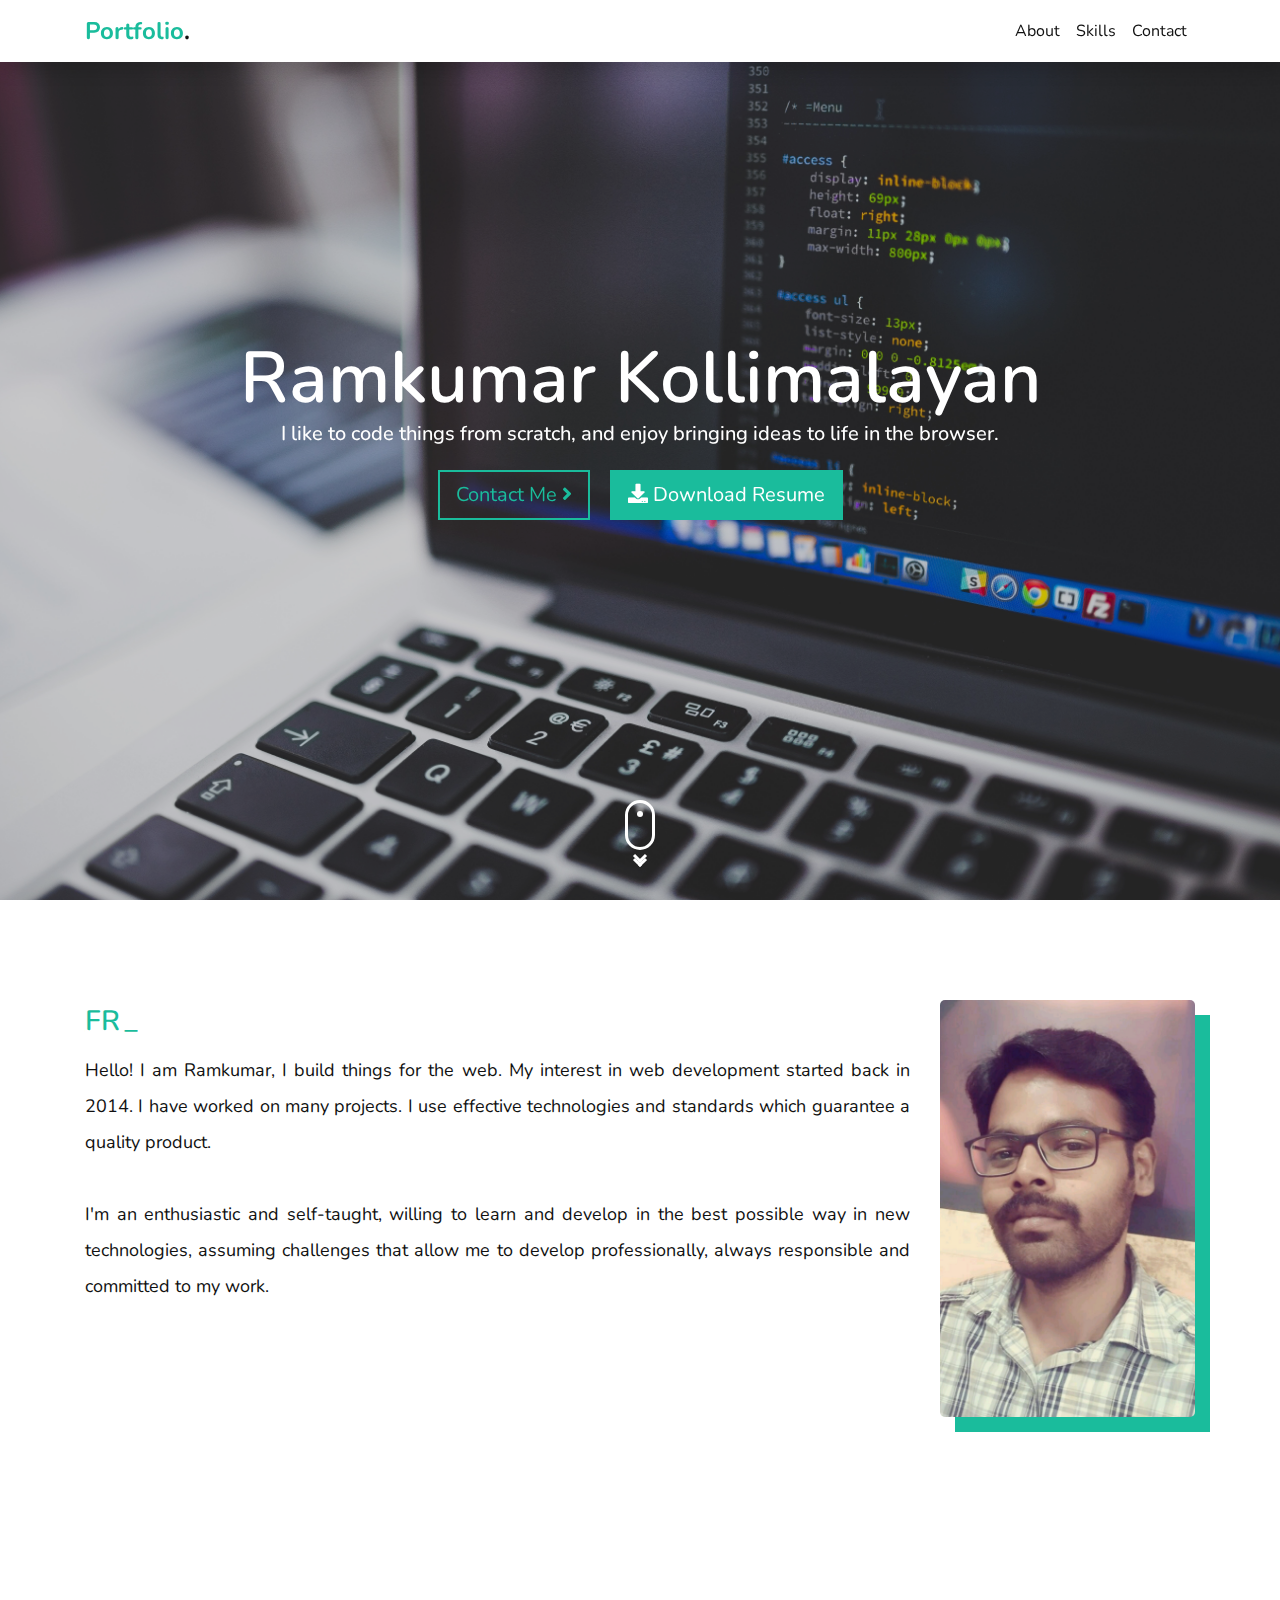
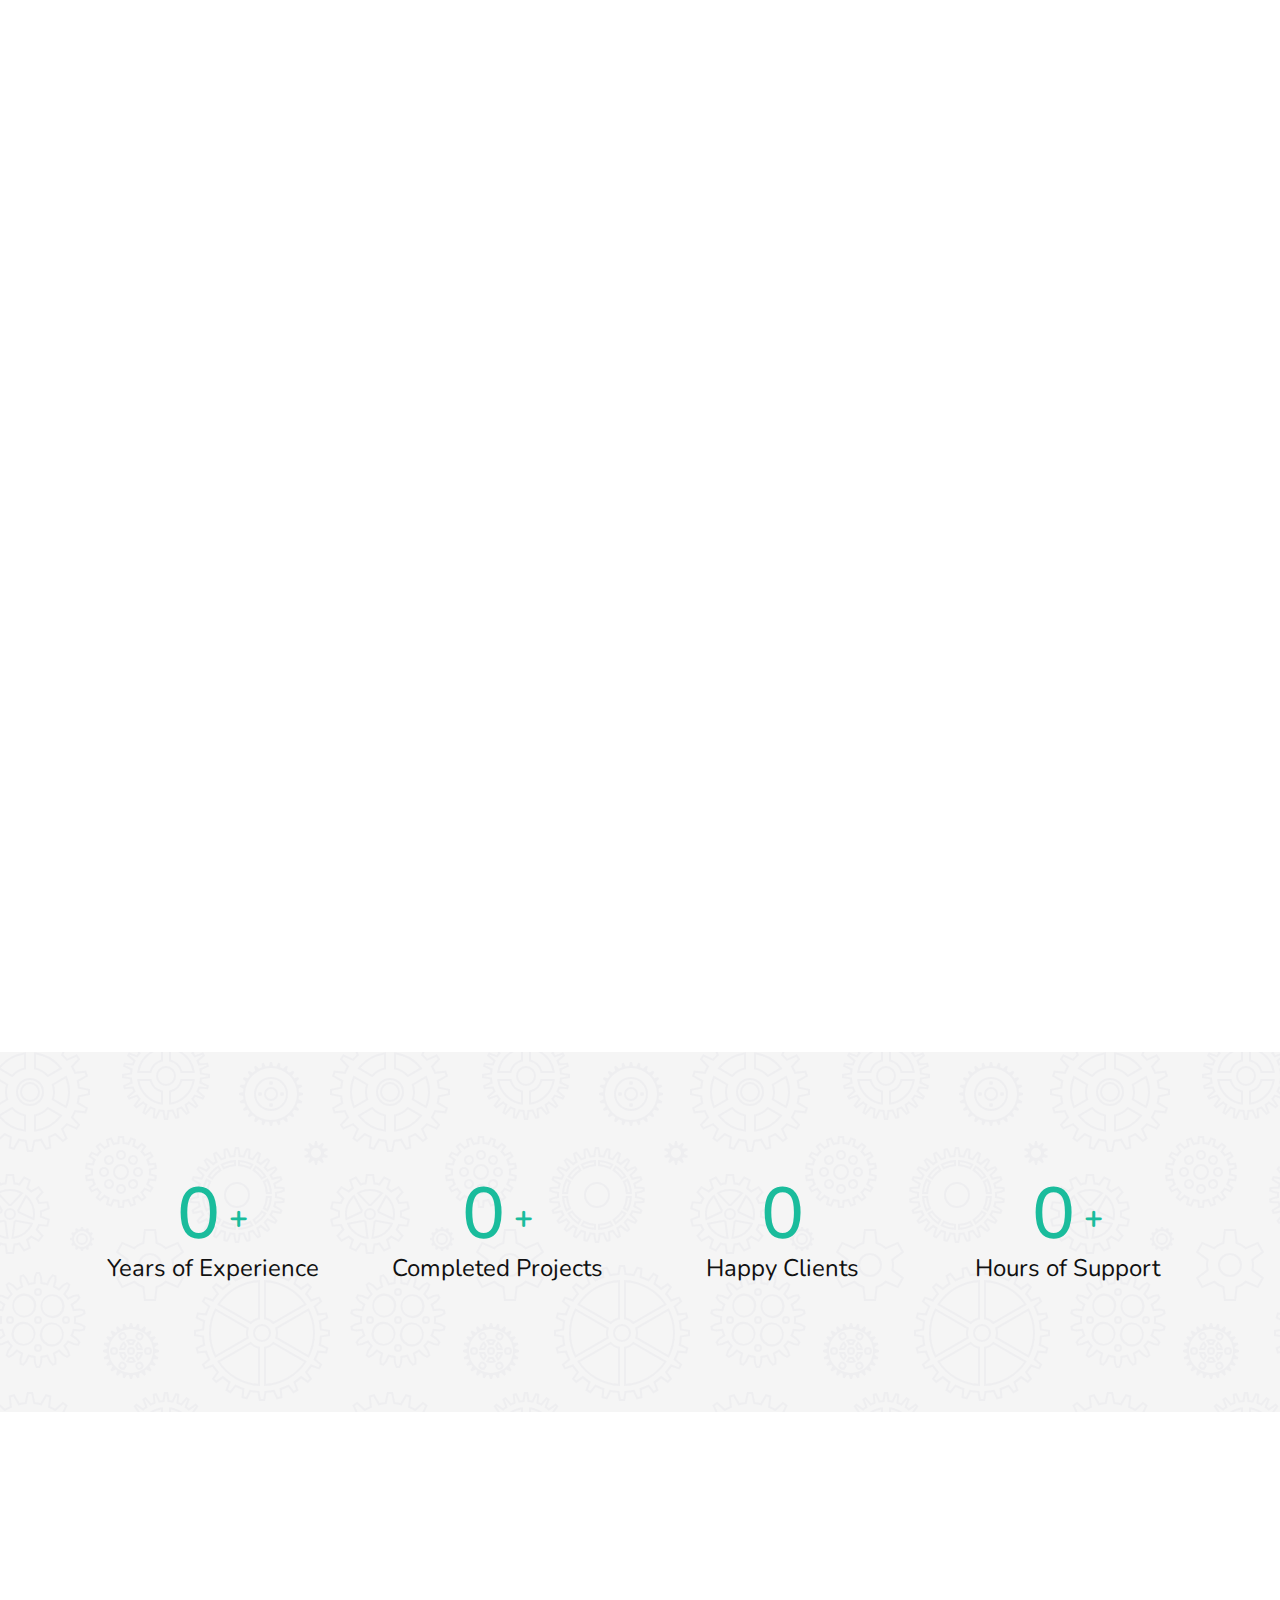
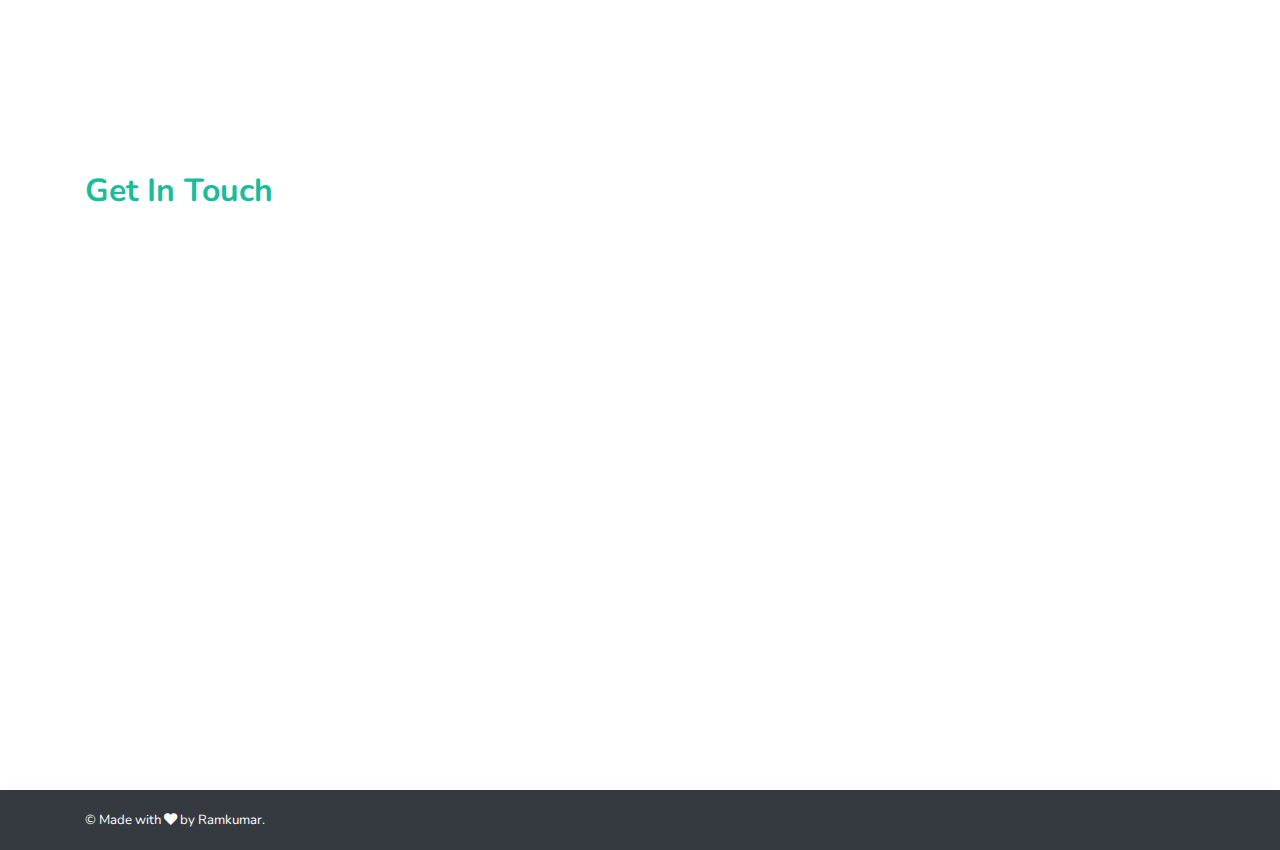
<file: index.html>
<!DOCTYPE html>
<html lang="en">

<head>
    <meta charset="utf-8" />
    <meta http-equiv="X-UA-Compatible" content="IE=edge" />
    <title>Portfolio</title>
    <meta name="viewport" content="width=device-width, initial-scale=1" />

    <!-- Google font -->
    <link rel="preconnect" href="https://fonts.googleapis.com" />
    <link rel="preconnect" href="https://fonts.gstatic.com" crossorigin />
    <link
        href="https://fonts.googleapis.com/css2?family=Nunito:ital,wght@0,200;0,300;0,400;0,500;0,600;0,700;0,800;0,900;1,200;1,300;1,400;1,500;1,600;1,700;1,800;1,900&display=swap"
        rel="stylesheet" />

    <!-- Font awesome 5.15.4-->
    <link rel="stylesheet" href="https://cdnjs.cloudflare.com/ajax/libs/font-awesome/5.15.1/css/all.min.css" />

    <!-- Bootstrap css v4.0.0 -->
    <link rel="stylesheet" href="css/bootstrap.min.css" />

    <!-- AOS -->
    <link rel="stylesheet" type="text/css" href="css/aos.css" />

    <link rel="stylesheet" type="text/css" media="screen" href="css/main.css" />
</head>

<body>
    <header>
        <!-- Header Navigation -->
        <nav class="navbar navbar-expand-md shadow fixed-top">
            <div class="container">
                <a class="navbar-brand text-capitalize" href="javascript:;">Portfolio<span>.</span></a>
                <button class="navbar-toggler" type="button" data-toggle="collapse" data-target="#navbarResponsive"
                    aria-controls="navbarResponsive" aria-expanded="false" aria-label="Toggle navigation">
                    <label for="hamburger">
                        <input type="checkbox" id="hamburger" />
                        <span></span>
                        <span></span>
                        <span></span>
                    </label>
                </button>
                <div class="collapse navbar-collapse" id="navbarResponsive">
                    <ul class="navbar-nav ml-auto">
                        <li class="nav-item">
                            <a class="nav-link" href="javascript:;" id="about">About</a>
                        </li>
                        <li class="nav-item">
                            <a class="nav-link" href="javascript:;" id="skills">Skills</a>
                        </li>
                        <!-- <li class="nav-item">
                                <a class="nav-link" href="javascript:;" id="myworks">My Works</a>
                            </li> -->
                        <li class="nav-item">
                            <a class="nav-link" href="javascript:;" id="reach_me">Contact</a>
                        </li>
                    </ul>
                </div>
            </div>
        </nav>
    </header>

    <main>
        <section class="banner-bg">
            <div class="container">
                <div class="row banner-vh">
                    <div class="col-12 col-sm-12 col-md-12 col-lg-12 my-auto text-center" data-aos="zoom-in">
                        <h1 class="fullname">Ramkumar Kollimalayan</h1>
                        <h3 class="short-bio">I like to code things from scratch, and enjoy bringing ideas to life in
                            the browser.</h3>
                        <a href="mailto:kraamkumar@oulook.com" target="_self"
                            class="btn btn-lg btn-outline-green hvr-bounce-to-right mt-3 mr-3">Contact Me <i
                                class="fas fa-angle-right"></i></a>
                        <a href="docs/Ramkumar_K_Resume.docx" target="_self"
                            class="btn btn-lg btn-green hvr-bounce-to-right mt-3"><i class="fas fa-download"></i>
                            Download Resume</a>
                    </div>
                </div>
                <a href="javascript:;" id="scrolldown">
                    <div class="scrolldown">
                        <div class="chevrons">
                            <div class="chevrondown"></div>
                            <div class="chevrondown"></div>
                        </div>
                    </div>
                </a>
            </div>
        </section>

        <section class="about">
            <div class="container">
                <div class="row">
                    <div class="col-12 col-sm-12 col-md-9 col-lg-9">
                        <div class="text-typo">
                            <span is="type-async" class="myrole text-uppercase" id="type-text"></span>
                            <span class="blinking-cursor myrole">_</span>
                        </div>
                        <div class="text">
                            <p>
                                Hello! I am Ramkumar, I build things for the web. My interest in web development started
                                back in 2014. I have worked on many projects. I use effective technologies and standards
                                which guarantee a quality product.<br />
                                <br />
                                I'm an enthusiastic and self-taught, willing to learn and develop in the best possible
                                way in new technologies, assuming challenges that allow me to develop professionally,
                                always responsible and
                                committed to my work.
                            </p>
                        </div>
                    </div>
                    <div class="col-12 col-sm-12 col-md-3 col-lg-3">
                        <div class="author-img">
                            <img src="images/Ramkumar.jpg" alt="image" class="img-fluid">
                        </div>
                    </div>
                </div>
            </div>
        </section>

        <section class="process">
            <div class="container-fluid">
                <div class="row">
                    <div class="col-12 col-sm-12 col-md-3 col-lg-3 process-box" data-aos="flip-left">
                        <h3 class="process-title">Client Proposal<span>.</span></h3>
                        <p>Focusing on the customer makes a company more resilient.</p>
                    </div>
                    <div class="col-12 col-sm-12 col-md-3 col-lg-3 process-box" data-aos="flip-left">
                        <h3 class="process-title">Acquiring Knowledge<span>.</span></h3>
                        <p>Requirements are the key for any project success.</p>
                    </div>
                    <div class="col-12 col-sm-12 col-md-3 col-lg-3 process-box" data-aos="flip-left">
                        <h3 class="process-title">Research<span>.</span></h3>
                        <p>Our goals can only be reached through a vehicle of a plan, in which we must fervently
                            believe, and upon which we must vigorously act. There is no other route to success.</p>
                    </div>
                    <div class="col-12 col-sm-12 col-md-3 col-lg-3 process-box" data-aos="flip-right">
                        <h3 class="process-title">Design<span>.</span></h3>
                        <p>Design is not just what it looks like and feels like. Design is how it works.</p>
                    </div>
                </div>
                <div class="row">
                    <div class="col-12 col-sm-12 col-md-3 col-lg-3 process-box" data-aos="flip-left">
                        <h3 class="process-title">Develop<span>.</span></h3>
                        <p>Technology is nothing. What’s important is that you have faith in people, that they’re
                            basically good and smart, and if you give them the tools, they’ll develop wonderful things
                            with them.</p>
                    </div>
                    <div class="col-12 col-sm-12 col-md-3 col-lg-3 process-box" data-aos="flip-right">
                        <h3 class="process-title">Testing<span>.</span></h3>
                        <p>Software testing proves the existence of bugs, not their absence.</p>
                    </div>
                    <div class="col-12 col-sm-12 col-md-3 col-lg-3 process-box" data-aos="flip-left">
                        <h3 class="process-title">Maintenace<span>.</span></h3>
                        <p>Every feature has some maintenance cost, and having fewer features lets us focus on the ones
                            we care about and make sure they work very well.</p>
                    </div>
                    <div class="col-12 col-sm-12 col-md-3 col-lg-3 process-box" data-aos="flip-right">
                        <h3 class="process-title">Happy Clients<span>.</span></h3>
                        <p class="text-center mt-5"><i class="far fa-thumbs-up fa-beat"></i></p>
                    </div>
                </div>
            </div>
        </section>

        <section class="skills">
            <div class="container">
                <div class="row">
                    <div class="col-12 col-sm-12 col-md-4 col-lg-4" data-aos="fade-right">
                        <h2 class="skills-title">Skills</h2>
                        <p class="text-justify">Programming is a skill best acquired by practice and example rather than
                            from books.<br /><br />The future belongs to those who learn more skills and combine them in
                            creative ways.</p>
                    </div>
                    <div class="col-12 col-sm-12 col-md-8 col-lg-8" data-aos="fade-left">
                        <h6>Technical Skills</h6>
                        <ul class="skill-list">
                            <li class="hvr-ripple-out"><i class="fab fa-html5"></i> HTML</li>
                            <li class="hvr-ripple-out"><i class="fab fa-css3-alt"></i>CSS</li>
                            <li class="hvr-ripple-out"><i class="fab fa-sass"></i>Sass</li>
                            <li class="hvr-ripple-out"><i class="fab fa-bootstrap"></i>Bootstrap</li>

                            <li class="hvr-ripple-out"><i class="fab fa-git-alt"></i>Git</li>
                            <li class="hvr-ripple-out"><i class="fab fa-github"></i>GitHub</li>

                            <li class="hvr-ripple-out"><i class="fab fa-js"></i>JavaScript</li>
                            <li class="hvr-ripple-out"><i class="fab fa-angular"></i>Angular</li>
                            <li class="hvr-ripple-out"><i class="fab fa-js"></i>jQuery</li>

                            <li class="hvr-ripple-out"><i class="fab fa-wordpress"></i>WordPress</li>
                            <li class="hvr-ripple-out"><i class="fas fa-fire"></i>Codeignator</li>

                            <li class="hvr-ripple-out"><i class="fas fa-database"></i>SQL</li>

                            <li class="hvr-ripple-out"><i class="fas fa-image"></i>Photoshop</li>

                            <li class="hvr-ripple-out"><i class="far fa-clipboard"></i>Visual Studio Code</li>
                            <li class="hvr-ripple-out"><i class="fas fa-mobile-alt"></i>Responsive Web Design</li>
                            <li class="hvr-ripple-out"><i class="fab fa-searchengin"></i>Search engine optimization
                                (SEO)</li>
                            <li class="hvr-ripple-out"><i class="fas fa-globe"></i>Web performance optimization (WPO)
                            </li>
                        </ul>
                        <h6>Soft Skills</h6>
                        <ul class="skill-list">
                            <li class="hvr-ripple-out"><i class="fas fa-users"></i> Team Player</li>
                            <li class="hvr-ripple-out"><i class="fa fa-clock"></i> Time Management</li>
                            <li class="hvr-ripple-out"><i class="fa fa-lightbulb"></i> Problem Solving</li>
                        </ul>
                    </div>
                </div>
            </div>
        </section>
        <!--             
            <section class="myworks">
                <div class="container">
                    <div class="row">
                        <div class="col-12 col-sm-12 col-md-12 col-lg-12 text-center mb-5">
                            <div class="portfolio section">
                                <div class="container">                                  
                                  <div class="filters">
                                    <ul>
                                      <li data-filter=".html">HTML Conversion</li>
                                      <li data-filter=".logoDesign">Logo Design</li>
                                      <li data-filter=".iconDesign">Icon Design</li>
                                    </ul>
                                  </div>
                                  
                                  <div class="filters-content">
                                    <div class="row grid">
                                        <div class="card col-sm-3 all html">
                                            <img class="card-img-top" src="..." alt="Card image cap">
                                            <div class="card-body">
                                              <h5 class="card-title">Card title</h5>
                                              <p class="card-text">Some quick example text to build on the card title and make up the bulk of the card's content.</p>
                                              <a href="#" class="btn btn-primary">Go somewhere</a>
                                            </div>
                                        </div>
                                        <div class="card col-sm-3 all logoDesign">
                                            <img class="card-img-top" src="..." alt="Card image cap">
                                            <div class="card-body">
                                              <h5 class="card-title">Card title</h5>
                                              <p class="card-text">Some quick example text to build on the card title and make up the bulk of the card's content.</p>
                                              <a href="#" class="btn btn-primary">Go somewhere</a>
                                            </div>
                                        </div>
                                        <div class="card col-sm-3 all iconDesign">
                                            <img class="card-img-top" src="..." alt="Card image cap">
                                            <div class="card-body">
                                              <h5 class="card-title">Card title</h5>
                                              <p class="card-text">Some quick example text to build on the card title and make up the bulk of the card's content.</p>
                                              <a href="#" class="btn btn-primary">Go somewhere</a>
                                            </div>
                                        </div>
                                    </div>
                                  </div>
                                </div>
                            </section>
                        </div>
                    </div>
                </div>
            </section> -->

        <section class="facts" id="fact-counter">
            <div class="container">
                <div class="row">
                    <div class="col-md-3">
                        <div class="box">
                            <div class="box-title">
                                <h2 class="count" data-count="7">0</h2>
                                <span>+</span>
                            </div>
                            <p class="mb-0">Years of Experience</p>
                        </div>
                    </div>
                    <div class="col-md-3">
                        <div class="box">
                            <div class="box-title">
                                <h2 class="count" data-count="100">0</h2>
                                <span>+</span>
                            </div>
                            <p class="mb-0">Completed Projects</p>
                        </div>
                    </div>
                    <div class="col-md-3">
                        <div class="box">
                            <div class="box-title">
                                <h2 class="count" data-count="4">0</h2>
                            </div>
                            <p class="mb-0">Happy Clients</p>
                        </div>
                    </div>
                    <div class="col-md-3">
                        <div class="box">
                            <div class="box-title">
                                <h2 class="count" data-count="100">0</h2>
                                <span>+</span>
                            </div>
                            <p class="mb-0">Hours of Support</p>
                        </div>
                    </div>
                </div>
            </div>
        </section>

        <section class="reach_me">
            <div class="container">
                <div class="row min-vh-100">
                    <div class="col-12 col-sm-12 col-md-12 col-lg-12 my-auto reachme">
                        <h2 class="sec-title site-color font-weight-bold">Get In Touch</h2>
                        <a class="d-block" data-aos="flip-up"
                            href="mailto:kraamkumar@outlook.com">kraamkumar@outlook.com</a>
                        <ul class="social-list mt-4">
                            <li data-aos="flip-left" data-aos-easing="ease-out-cubic" data-aos-duration="5000">
                                <span class="tooltip">linkedin</span>
                                <a href="https://www.linkedin.com/in/ramkumarkollimalayan/" target="_blank"
                                    tooltip="LinkedIn"><i class="fab fa-linkedin-in"></i></a>
                            </li>
                            <li data-aos="flip-right" data-aos-easing="ease-out-cubic" data-aos-duration="5000">
                                <span class="tooltip">Github</span>
                                <a href="https://github.com/ramkumarkollimalayan" target="_blank"><i
                                        class="fab fa-github"></i></a>
                            </li>
                            <li data-aos="flip-left" data-aos-easing="ease-out-cubic" data-aos-duration="5000">
                                <span class="tooltip">freelancer</span>
                                <a href="https://www.freelancer.in/u/kraamkumar3" target="_blank" tooltip="Freelancer">
                                    <svg role="img" viewBox="0 0 24 24" xmlns="http://www.w3.org/2000/svg">
                                        <title>Freelancer</title>
                                        <path
                                            d="M14.096 3.076l1.634 2.292L24 3.076M5.503 20.924l4.474-4.374-2.692-2.89m6.133-10.584L11.027 5.23l4.022.15M4.124 3.077l.857 1.76 4.734.294m-3.058 7.072l3.497-6.522L0 5.13m7.064 7.485l3.303 3.548 3.643-3.57 1.13-6.652-4.439-.228Z" />
                                    </svg>
                                </a>
                            </li>
                            <li data-aos="flip-left" data-aos-easing="ease-out-cubic" data-aos-duration="5000">
                                <span class="tooltip">instagram</span>
                                <a href="https://www.instagram.com/ramkumarkollimalayan" target="_blank"><i
                                        class="fab fa-instagram"></i></a>
                            </li>
                            <li data-aos="flip-right" data-aos-easing="ease-out-cubic" data-aos-duration="5000">
                                <span class="tooltip">whatsapp</span>
                                <a href="https://api.whatsapp.com/send/?phone=919994200270&text=Hi%21+Buddy&app_absent=0"
                                    target="_blank"><i class="fab fa-whatsapp"></i></a>
                            </li>
                            <li data-aos="flip-left" data-aos-easing="ease-out-cubic" data-aos-duration="5000">
                                <span class="tooltip">skype</span>
                                <a href="https://join.skype.com/invite/nXJnqsu5DrNL" target="_blank"><i
                                        class="fab fa-skype"></i></a>
                            </li>
                            <li data-aos="flip-right" data-aos-easing="ease-out-cubic" data-aos-duration="5000">
                                <span class="tooltip">paypal</span>
                                <a href="https://paypal.me/RamkumarKollimalayan" target="_blank"><i
                                        class="fab fa-paypal"></i></a>
                            </li>
                        </ul>
                    </div>
                </div>
            </div>
        </section>
    </main>

    <footer class="py-3 bg-dark shadow">
        <div class="container">
            <div class="row">
                <div class="col-12 col-sm-12 col-md-12 col-lg-12">
                    <p class="mb-0">&copy; Made with <i class="fas fa-heart"></i> by Ramkumar.</p>
                </div>
            </div>
        </div>
    </footer>

    <script src="js/jquery.min.js"></script>
    <script src="js/bootstrap.min.js"></script>
    <script src="js/bootstrap.bundle.min.js"></script>
    <script src="js/aos.js"></script>
    <script src="js/main.js"></script>
</body>

</html>
</file>
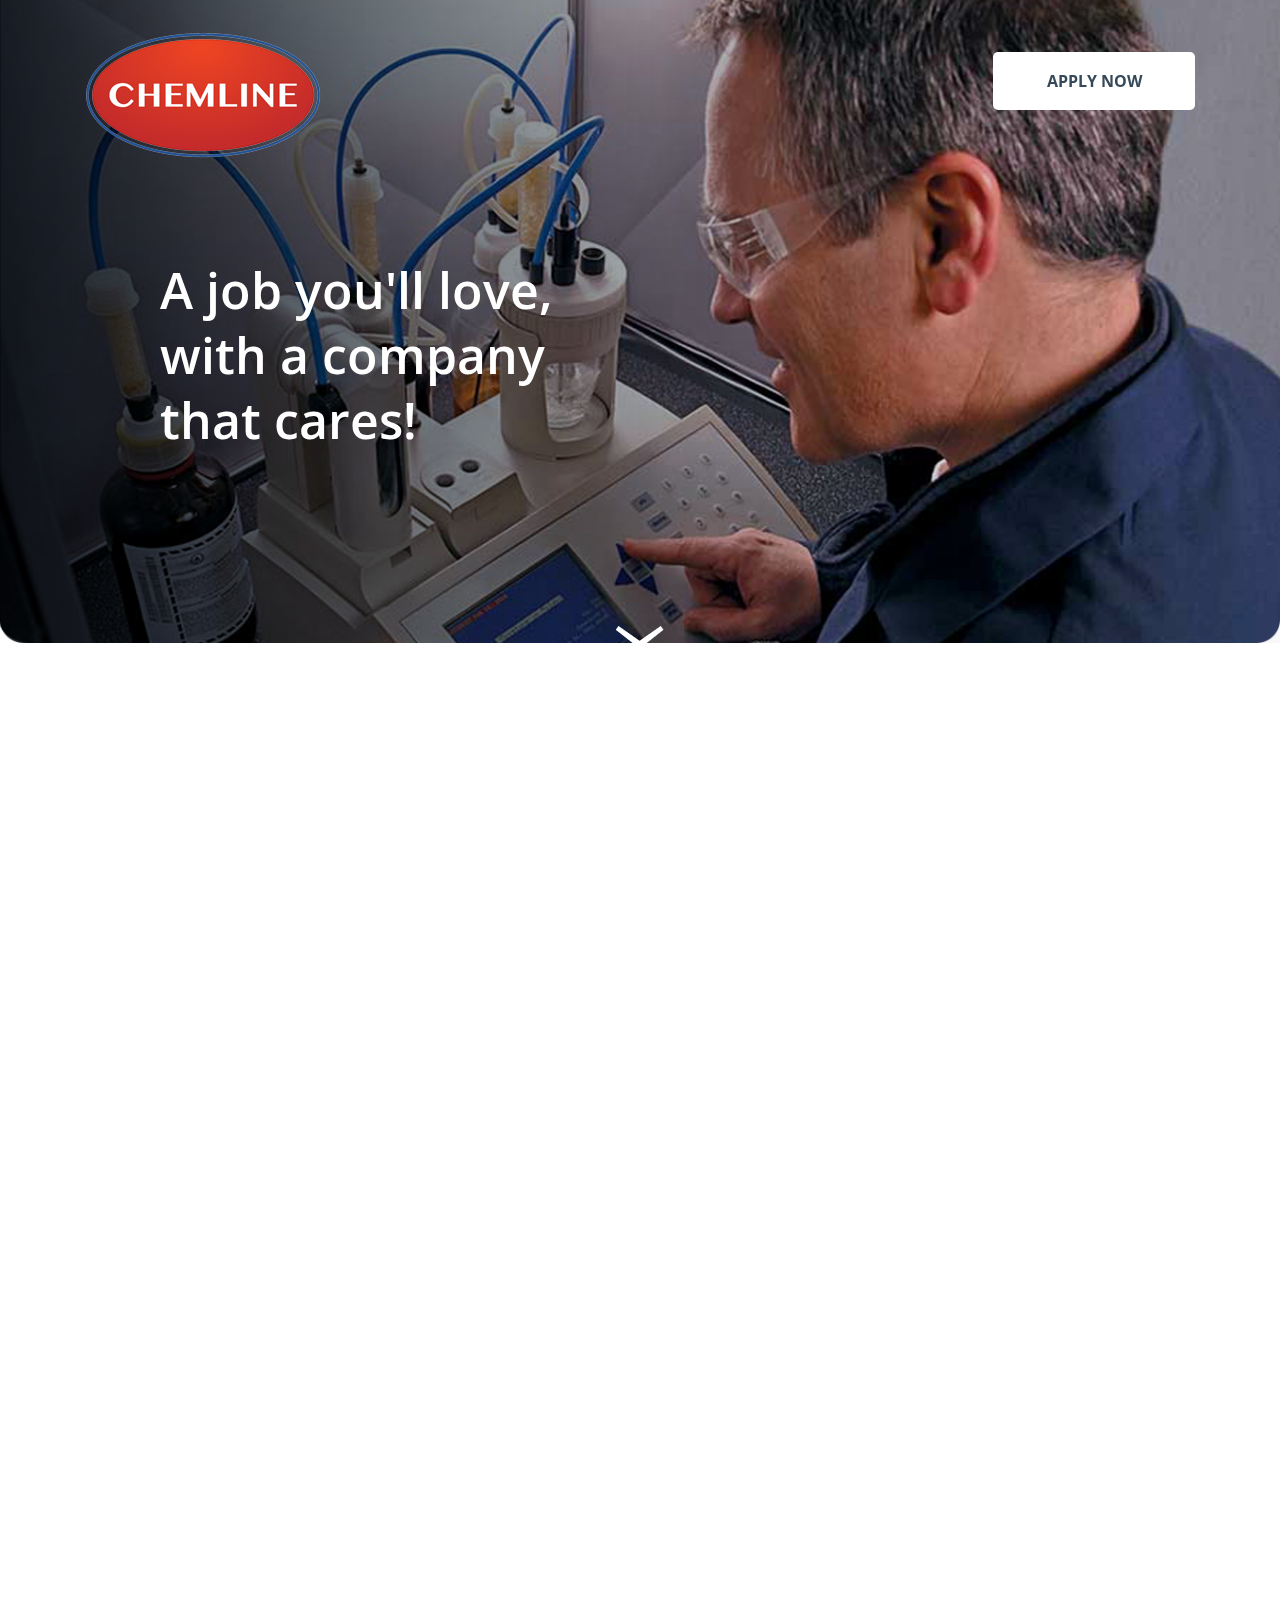
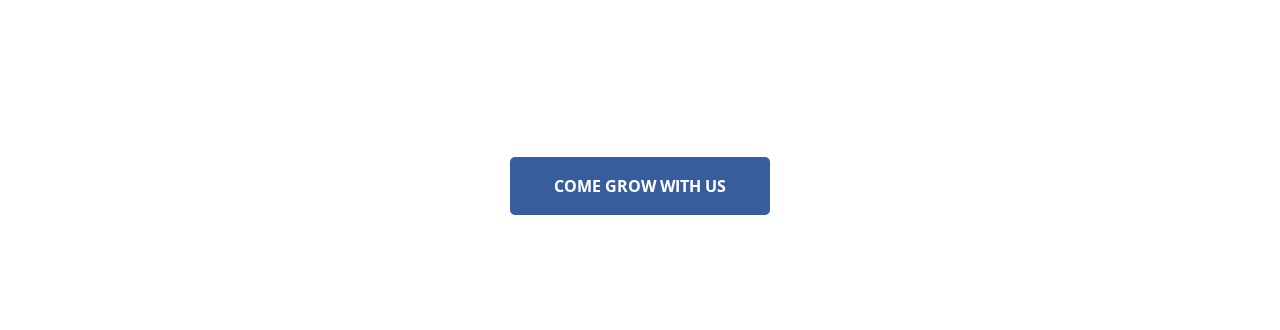
<file: portfolio/english/chemline/index.html>
<!DOCTYPE html>
<html lang="en">
    <head>
        <title>Chemline</title>

        <meta charset="utf-8">
        <meta name="viewport" content="width=device-width, initial-scale=1.0">
        
        <link rel="stylesheet" href="css/aos.css">
        <link rel="stylesheet" href="css/style.css">

    </head>

    <body>
        <section class="sec-one">
            <div class="container">
                <div class="row">
                    <div class="col-12">
                        <div class="banner">
                            <div class="banner-nav">
                                <div class="row">
                                    <div class="col-6 text-left">
                                        <a href="javascript:;" class="logo" data-aos="fade-in" data-aos-duration="1000"><img src="images/Chemline-Logo-Color.png" alt="Chemline Logo" class="img-fluid" /></a>
                                    </div>
                                    <div class="col-6 text-right">
                                        <a href="javascript:;" class="apply-now hvr-bounce-to-right">Apply Now</a>
                                    </div>
                                </div>
                            </div>
                            <div class="banner-text" data-aos="fade-right" data-aos-duration="1000">
                                <h1>A job you'll love, with a company that cares!</h1>
                            </div>
                            <div class="bounce down-arrow">
                                <a href="javascript:;" class="down-nav"><img src="images/down-arrow.png" alt="down-arrow"/></a>
                            </div>
                        </div>
                    </div>
                </div>
            </div>
        </section>

        <section class="sec-two" id="sec-two">
            <div class="container">
                <div class="row">
                    <div class="col-12 text-center">
                        <h4 class="small-title" data-aos="fade-up" data-aos-duration="1000">CHEMLINE CAREERS</h4>
                        <h2 class="title" data-aos="fade-up" data-aos-duration="1000">Now Hiring Experienced Technical <br/>Sales Representatives</h2>
                        <p data-aos="fade-up" data-aos-duration="1000">We are seeking full-time Technical Sales Representatives to join our team at Chemline! We’re looking for experienced, enthusiastic people dedicated to delivering innovative, customer-centric solutions.<br/><br />At Chemline, everything we do is centered around our core values of service excellence, teamwork, hard work, and accountability. We want our people to be excited to come to work, display a passion for the industry, and strive to make a difference. We promote a fun, collaborative work environment and are dedicated to our employee’s success.</p>
                    </div>
                </div>
            </div>
        </section>

        <section class="sec-three">
            <div class="container-fluid">
                <div class="row">
                    <div class="col-12 px-0" data-aos="fade-top" data-aos-duration="1000">
                        <img class="img-fluid w-100" src="images/002.png">
                    </div>
                </div>
            </div>
        </section>

        <section class="sec-four">
            <div class="container">
                <div class="row">
                    <div class="col-6">
                        <h4 class="small-title" data-aos="fade-right" data-aos-duration="1000">PEOPLE FIRST</h4>
                        <h2 class="title" data-aos="fade-right" data-aos-duration="1000">We have always been about the people.</h2>
                        <p data-aos="fade-right" data-aos-duration="1000">We trust that if you invest in your employees, good things will follow. Some key benefits we offer include the
                        following:</p>
                        <ul data-aos="fade-right" data-aos-duration="1000">
                            <li>401k contribution</li>
                            <li>Paid time off</li>
                            <li>Premium health plan options</li>
                        </ul>
                    </div>
                    <div class="col-6 text-center">
                        <img class="img-fluid" data-aos="flip-left" data-aos-duration="1000" src="images/003.png">
                    </div>
                </div>
            </div>
        </section>

        <section class="sec-five">
            <div class="container">
                <div class="row">
                    <div class="col-12 text-center">
                        <h4 class="small-title" data-aos="fade-up" data-aos-duration="1000">Technical Sales Representative</h4>
                        <h2 class="title" data-aos="fade-up" data-aos-duration="1000">Positions Open Across the United States!</h2>
                        <p data-aos="fade-up" data-aos-duration="1000">Technical Sales Representative candidates should be self-motivated, possess a strong sense of team, and have the desire to develop and maintain a strong rapport and professional relationships with customers. This is a full-time position that requires the ability to travel 50% of scheduled workdays. <strong>We are a St. Louis-based company with positions open across the nation.</strong><br/><br/>Requirements include a BA or higher from a 4-year university with emphasis on chemistry, engineering, sales/marketing or related field, as well as four years of sales or business development, or relevant industry experience.</p>
                    </div>
                </div>
            </div>
        </section>

        <section class="sec-six">
            <div class="container">
                <div class="row">
                    <div class="col-12 text-center">
                        <h2 class="title" data-aos="fade-up" data-aos-duration="1000">Formulating Success</h2>
                        <p data-aos="fade-up" data-aos-duration="1000">Our team is eager to accomplish goals and motivated to continue the growth of the company; because when Chemline
                        succeeds, so do our employees.</p>
                        <a href="javascript:;" class="grow-btn hvr-bounce-to-right">COME GROW WITH US</a>
                    </div>
                </div>
            </div>
        </section>

        <script src="js/jquery-3.6.1.min.js"></script>
        <script src="js/aos.js"></script>
        <script>
            AOS.init();
            
            $(".down-nav").click(function () {
                $('html, body').animate({
                    scrollTop: $("#sec-two").offset().top
                }, 1000);
            });
        </script>
    </body>
</html>
</file>
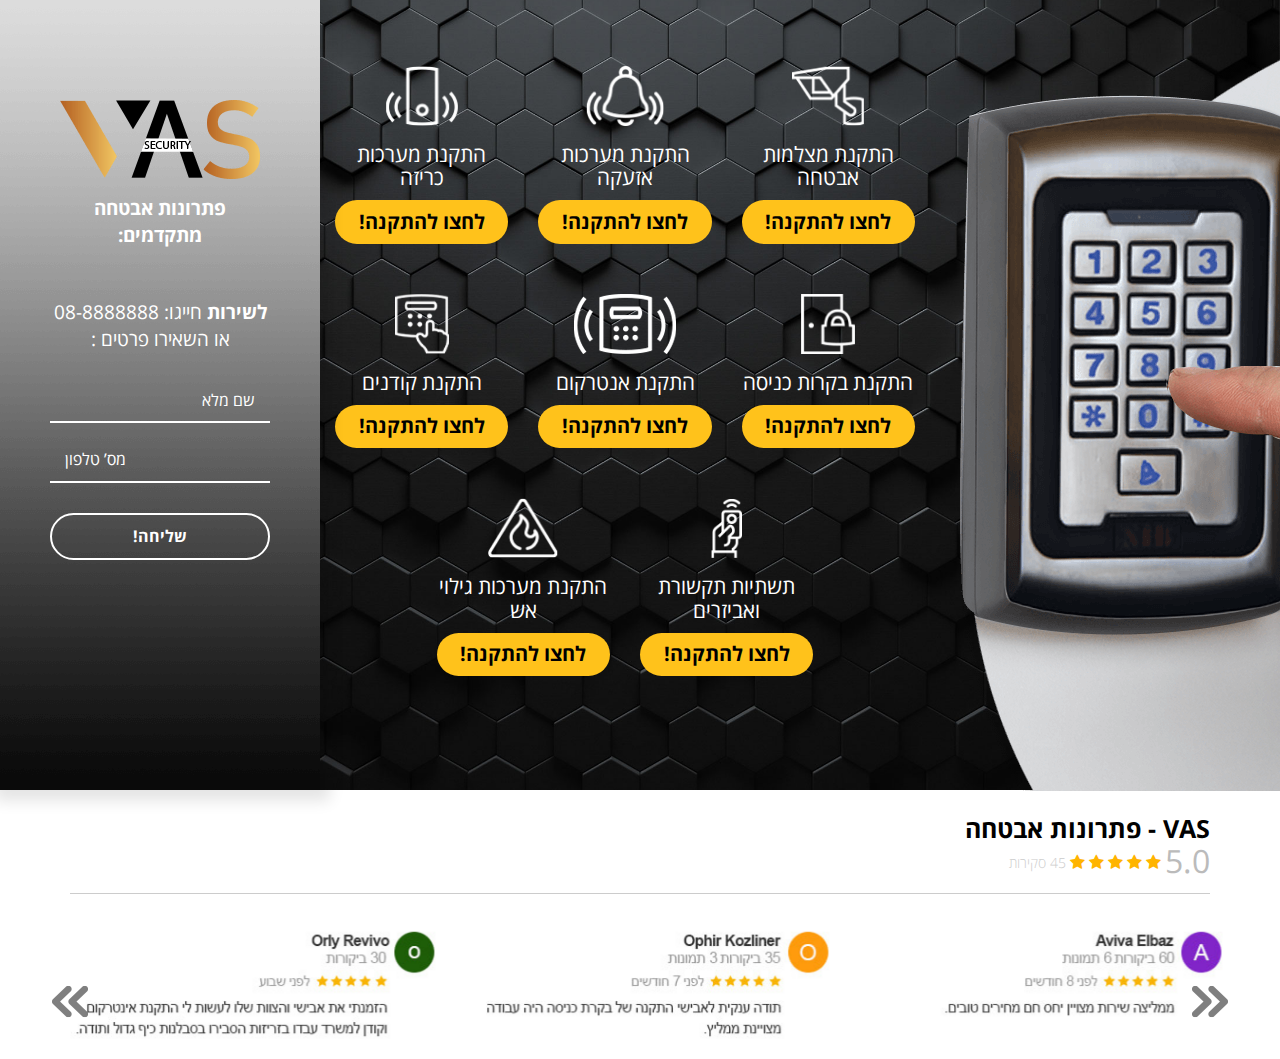
<file: portfolio/hebrew/codes_desktop_alerts/index.html>
<!DOCTYPE html>
<html lang="en">
    <head>
        <title>Codes Desktop Alerts</title>

        <meta charset="utf-8" />
        <meta name="viewport" content="width=device-width, initial-scale=1.0" />

        <link rel="stylesheet" href="css/bootstrap.min.css" />
        <link rel="stylesheet" href="css/bootstrap-rtl.min.css" />
        <link rel="stylesheet" href="css/owl.carousel.min.css" />
        <link rel="stylesheet" href="css/owl.theme.default.min.css" />
        <link rel="stylesheet" href="css/font-awesome.min.css">
        <link rel="stylesheet" href="css/style.css" />
    </head>
    <body>
        <main class="main-wrap">
            <div class="container-fluid">
                <div class="row shrow">
                    <div class="col-xs-12 col-sm-8 col-md-9 col-lg-9 left-01">
                        <div class="right-content">
                            <div class="row desktop-only">
                                <div class="col-xs-12 col-sm-12 col-md-12 col-lg-12">
                                    <div class="call-link">לשירות<a href="tel:08-8888888">חייגו: 08-8888888</a></div>
                                </div>
                            </div>
                            <div class="row shrow">
                                <div class="col-xs-12 col-sm-12 col-md-3 col-lg-4 right-content-img"></div>
                                <div class="col-xs-12 col-sm-12 col-md-9 col-lg-8 left-content-img ">
                                    <div class="row jrow">
                                        <div class="col-xs-12 col-sm-6 col-md-4 col-lg-4">
                                            <div class="alert-option">
                                                <div class="alert-icon">
                                                    <img src="images/002.png" alt="image" class="img-responsive">
                                                </div>
                                                <h3>התקנת מצלמות אבטחה</h3>
                                                <a href="javascript:;"  data-toggle="modal" data-target="#contact_form">לחצו להתקנה!</a>
                                            </div>
                                        </div>
                                        <div class="col-xs-12 col-sm-6 col-md-4 col-lg-4">
                                            <div class="alert-option">
                                                <div class="alert-icon">
                                                    <img src="images/003.png" alt="image" class="img-responsive">
                                                </div>
                                                <h3>התקנת מערכות אזעקה</h3>
                                        <a href="javascript:;"  data-toggle="modal" data-target="#contact_form">לחצו להתקנה!</a>
                                            </div>
                                        </div>
                                        <div class="col-xs-12 col-sm-6 col-md-4 col-lg-4">
                                            <div class="alert-option">
                                                <div class="alert-icon">
                                                    <img src="images/004.png" alt="image" class="img-responsive">
                                                </div>
                                                <h3>התקנת מערכות כריזה</h3>
                                                <a href="javascript:;"  data-toggle="modal" data-target="#contact_form">לחצו להתקנה!</a>
                                            </div>
                                        </div>
                                        <div class="col-xs-12 col-sm-6 col-md-4 col-lg-4">
                                            <div class="alert-option">
                                                <div class="alert-icon">
                                                    <img src="images/005.png" alt="image" class="img-responsive">
                                                </div>
                                                <h3>התקנת בקרות כניסה</h3>
                                                <a href="javascript:;"  data-toggle="modal" data-target="#contact_form">לחצו להתקנה!</a>
                                            </div>
                                        </div>
                                        <div class="col-xs-12 col-sm-6 col-md-4 col-lg-4">
                                            <div class="alert-option">
                                                <div class="alert-icon">
                                                    <img src="images/006.png" alt="image" class="img-responsive">
                                                </div>
                                                <h3>התקנת אנטרקום</h3>
                                                <a href="javascript:;"  data-toggle="modal" data-target="#contact_form">לחצו להתקנה!</a>
                                            </div>
                                        </div>
                                        <div class="col-xs-12 col-sm-6 col-md-4 col-lg-4">
                                            <div class="alert-option">
                                                <div class="alert-icon">
                                                    <img src="images/007.png" alt="image" class="img-responsive">
                                                </div>
                                                <h3>התקנת קודנים</h3>
                                                <a href="javascript:;"  data-toggle="modal" data-target="#contact_form">לחצו להתקנה!</a>
                                            </div>
                                        </div>
                                        <div class="col-xs-12 col-sm-6 col-md-4 col-lg-4">
                                            <div class="alert-option">
                                                <div class="alert-icon">
                                                    <img src="images/008.png" alt="image" class="img-responsive">
                                                </div>
                                                <h3>תשתיות תקשורת ואביזרים</h3>
                                                <a href="javascript:;"  data-toggle="modal" data-target="#contact_form">לחצו להתקנה!</a>
                                            </div>
                                        </div>
                                        <div class="col-xs-12 col-sm-6 col-md-4 col-lg-4">
                                            <div class="alert-option">
                                                <div class="alert-icon">
                                                    <img src="images/009.png" alt="image" class="img-responsive">
                                                </div>
                                                <h3>התקנת מערכות גילוי אש</h3>
                                                <a href="javascript:;"  data-toggle="modal" data-target="#contact_form">לחצו להתקנה!</a>
                                            </div>
                                        </div>
                                    </div>
                                </div>
                            </div>
                        </div>
                    </div>
                    <div class="col-xs-12 col-sm-4 col-md-3 col-lg-3 bg-black">
                        <div class="left-content">
                            <!-- <h2>Lorem</h2> -->

                            <div class="bnr-logo"><img src="images/banner-rightimg2.png" alt="image"></div>

                            <p class="font-bold">פתרונות אבטחה מתקדמים:</p>
                            <div class="contact_details">
                                <p><strong>לשירות</strong> חייגו: <a href="tel:08-8888888">08-8888888</a></p>
                                <p class="hide-mb">או השאירו פרטים :</p>
                            </div>
                            <form action="#" method="POST">
                                <input type="text" name="fname" placeholder="שם מלא">
                                <input type="tel" name="phone" placeholder="מס’ טלפון">
                                <input type="submit" value="שליחה!">
                            </form>
                        </div>
                    </div>
                </div>
            </div>
        </main>
        
        <section class="sec-seven">
            <div class="container">
                <div class="row">
                    <div class="col-xs-12 col-sm-12 col-xs-12 col-sm-12 col-md-12 col-lg-12">
                        <div class="sec-seven-title">
                            <h2> VAS - פתרונות אבטחה  </h2>
                            <h3>5.0</h3>
                            <div class="rating">
                                <i class="icon-star"></i>
                                <i class="icon-star"></i>
                                <i class="icon-star"></i>
                                <i class="icon-star"></i>
                                <i class="icon-star"></i>
                                <span> 45 סקירות </span>
                            </div>
                        </div>
                    </div>
                </div>
                <div class="row">
                    <div id="sec_seven_slide" class="owl-carousel owl-theme">
                        <div class="item"><img src="images/facebook-review1.jpg" alt="facebook-review"></div>
                        <div class="item"><img src="images/facebook-review2.jpg" alt="facebook-review"></div>
                        <div class="item"><img src="images/facebook-review3.jpg" alt="facebook-review"></div>
                        <div class="item"><img src="images/facebook-review4.jpg" alt="facebook-review"></div>
                        <div class="item"><img src="images/facebook-review5.jpg" alt="facebook-review"></div>
                        <div class="item"><img src="images/facebook-review6.jpg" alt="facebook-review"></div>
                        <div class="item"><img src="images/facebook-review7.jpg" alt="facebook-review"></div>
                        <div class="item"><img src="images/facebook-review8.jpg" alt="facebook-review"></div>
                        <div class="item"><img src="images/facebook-review9.jpg" alt="facebook-review"></div>
                        <div class="item"><img src="images/facebook-review10.jpg" alt="facebook-review"></div>
                        <div class="item"><img src="images/facebook-review11.jpg" alt="facebook-review"></div>
                    </div>
                </div>
            </div>
        </section>

        <div class="call-link-fixed">
           <!--  <div class="ft1">
                <a href="tel:08-8888888"> <img src="images/phne-ft.png"></a>
            </div>

            <div class="ft1">
                <a class="fixed-left" href="https://api.whatsapp.com/send?phone=08-8888888&amp;text=" target="_blank">
                   <img src="images/phne-ft1.png">
                </a>
            </div> -->

            <a href="tel:077-5665665">חייגו לשירות:  <strong> 077-5665665</strong> <img src="images/phne-ft.png"> </a> 
        </div>

         <!-- Modal -->
    <div class="modal fade" id="contact_form" role="dialog">
        <div class="modal-dialog">
            <!-- Modal content-->
            <div class="modal-content modal-form">
                <div class="modal-header">
                    <button type="button" class="close" data-dismiss="modal">&times;</button>
                </div>
                <div class="modal-body">
                    <div class="contact_form text-center">
                        <span> מעוניינים לקבל הצעת מחיר?   </span>
                        <strong>השאירו את פרטיכם ואנחנו נחזור אליכם בהקדם!</strong>
                        <form>
                            <input type="text" name="text" placeholder="שם מלא">
                            <input type="tel" name="phone" placeholder="נייד">
                            <input type="mail" name="mail" placeholder="מייל">
                            <input type="submit" name="submit" value="לשליחת הטופס לחץ כאן">
                        </form>
                    </div>
                </div>
            </div>
        </div>
    </div>
    <!-- popup -->

        <script src="js/jquery.min.js"></script>
        <script src="js/bootstrap.min.js"></script>
        <script src="js/owl.carousel.min.js"></script>
        <script src="js/script.js"></script>
    </body>
</html>
</file>
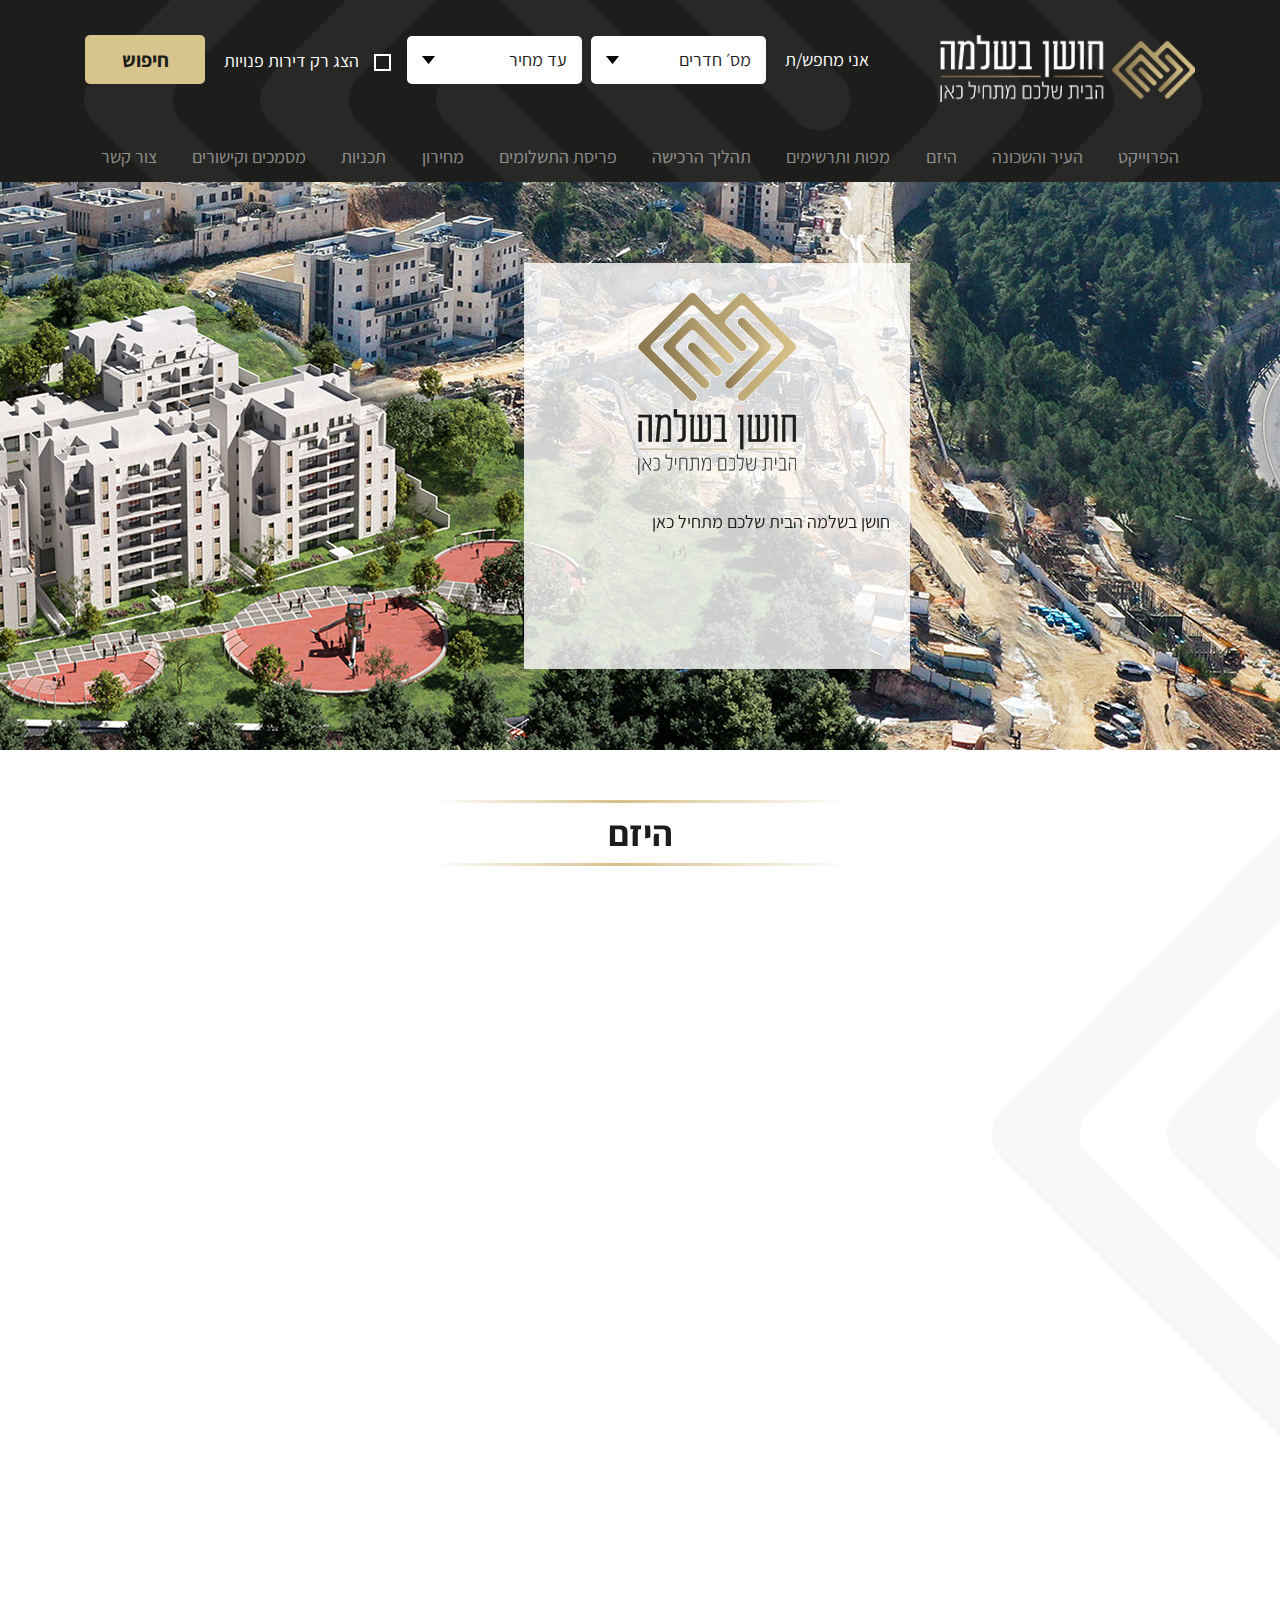
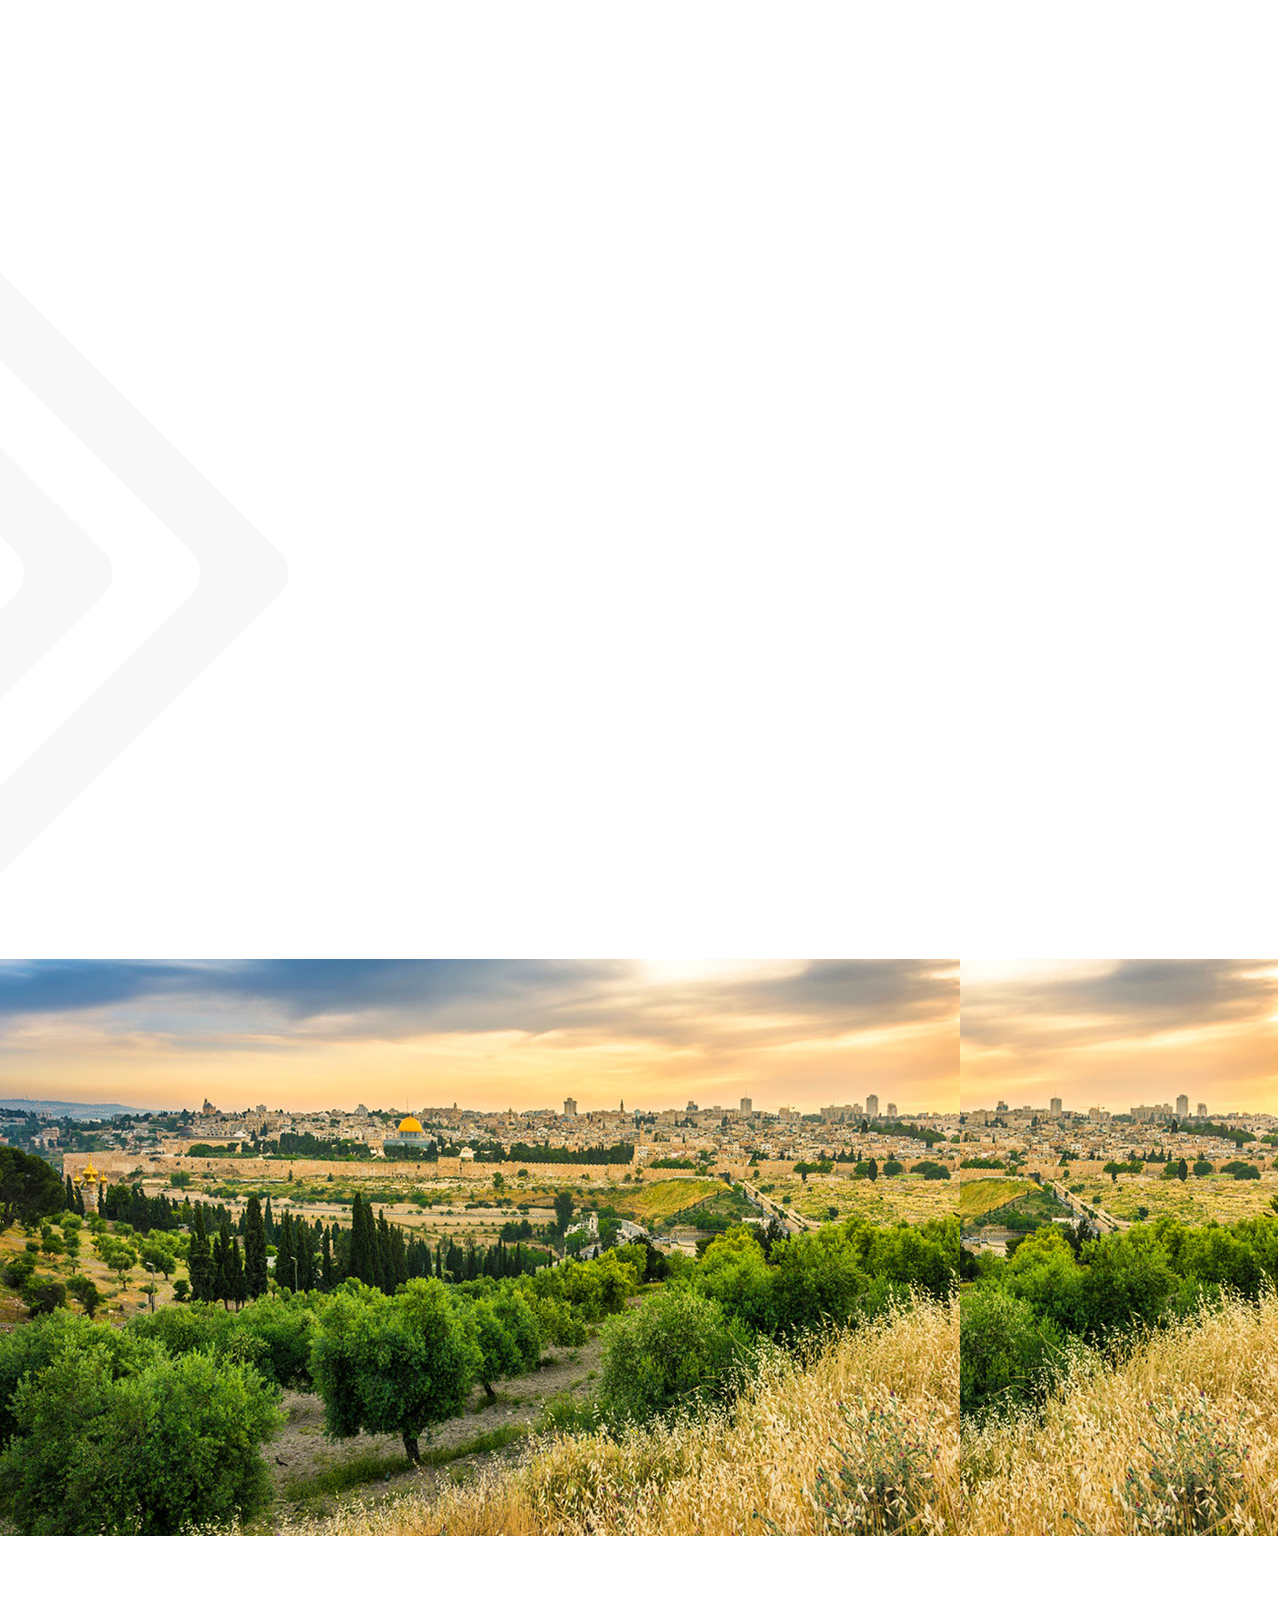
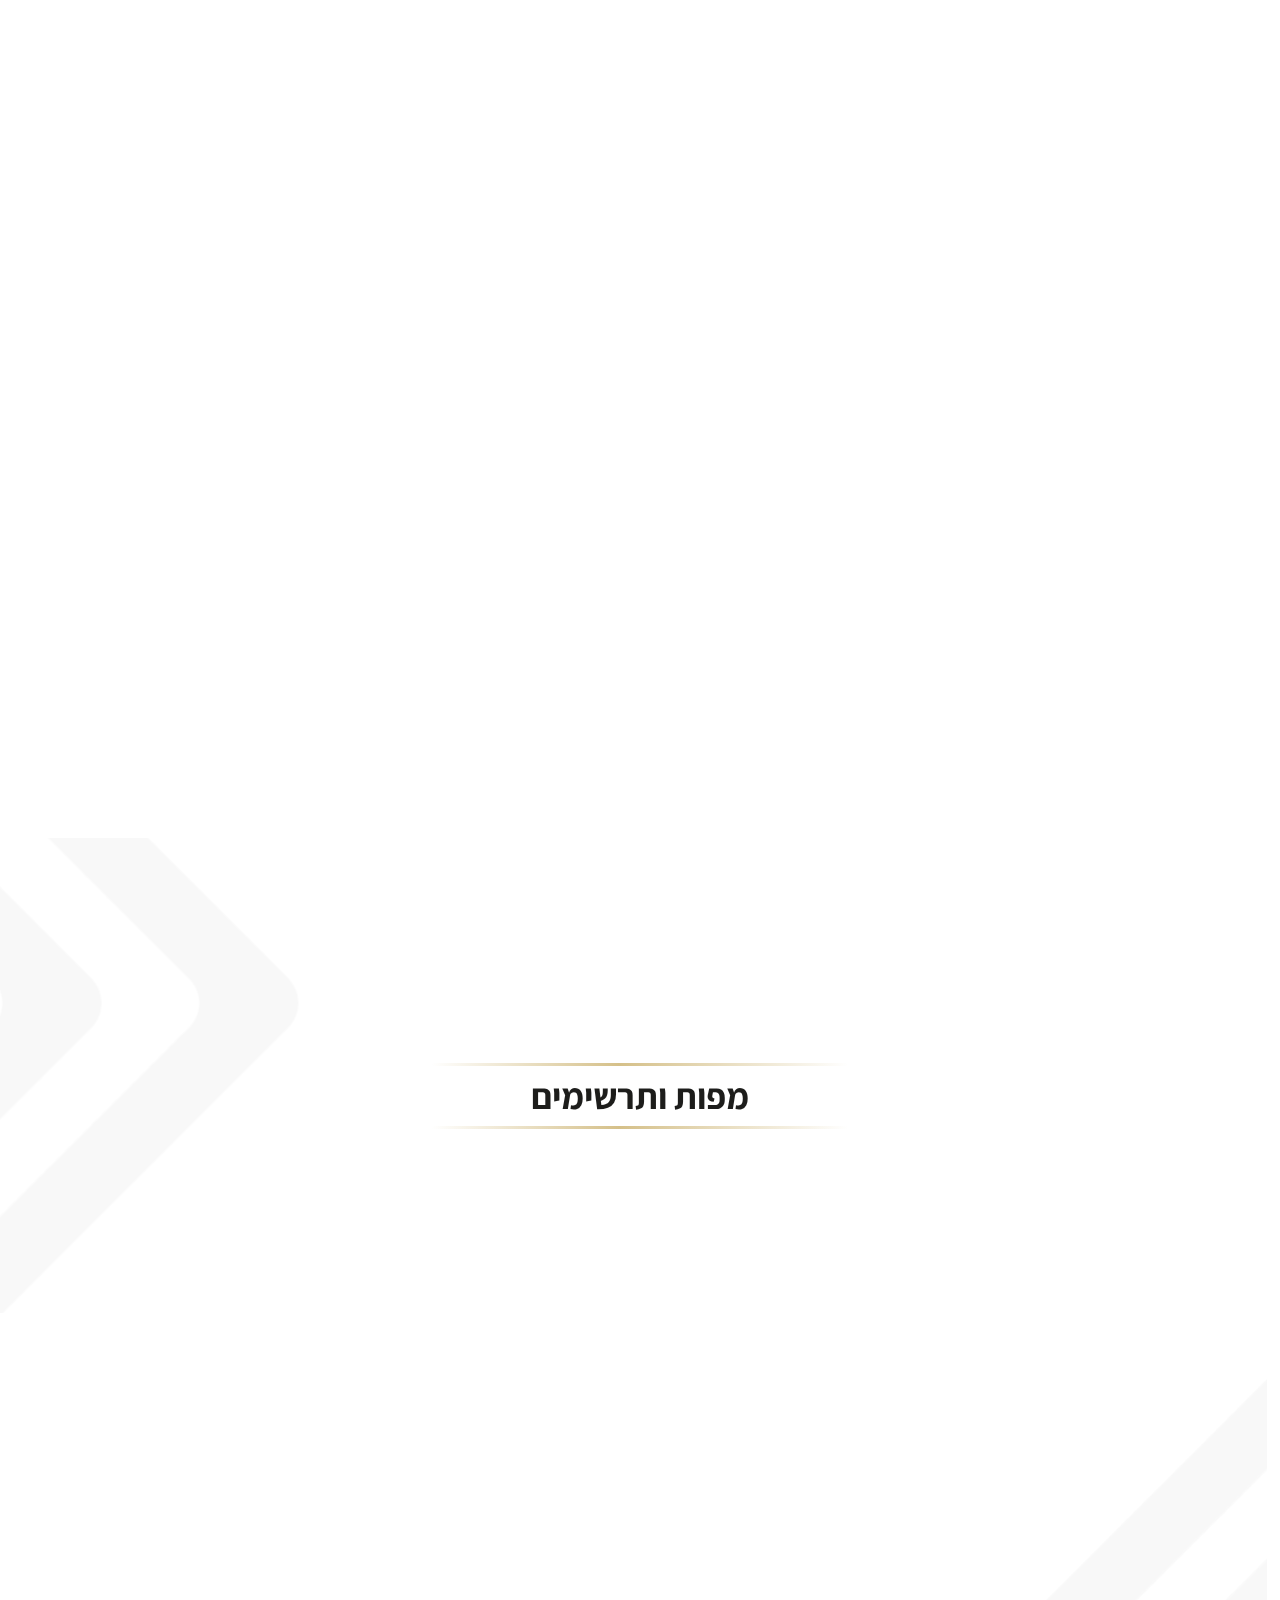
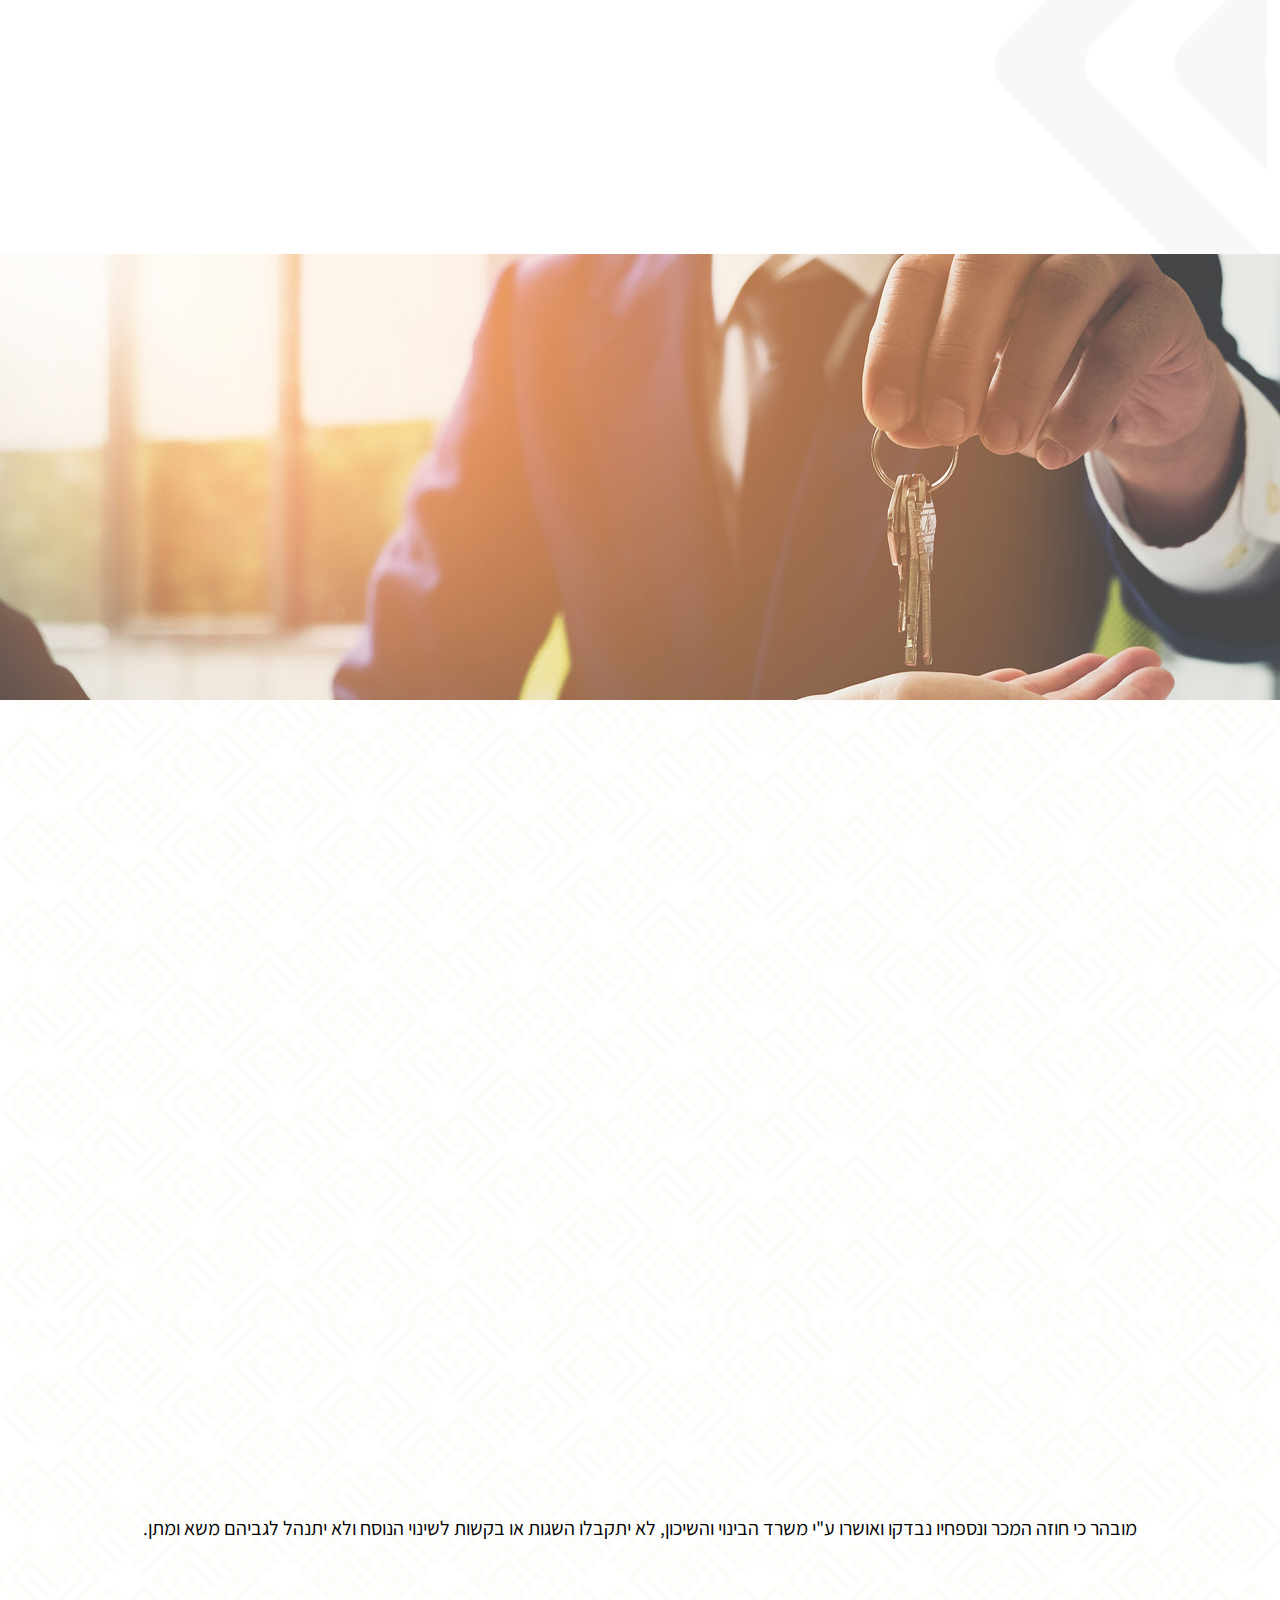
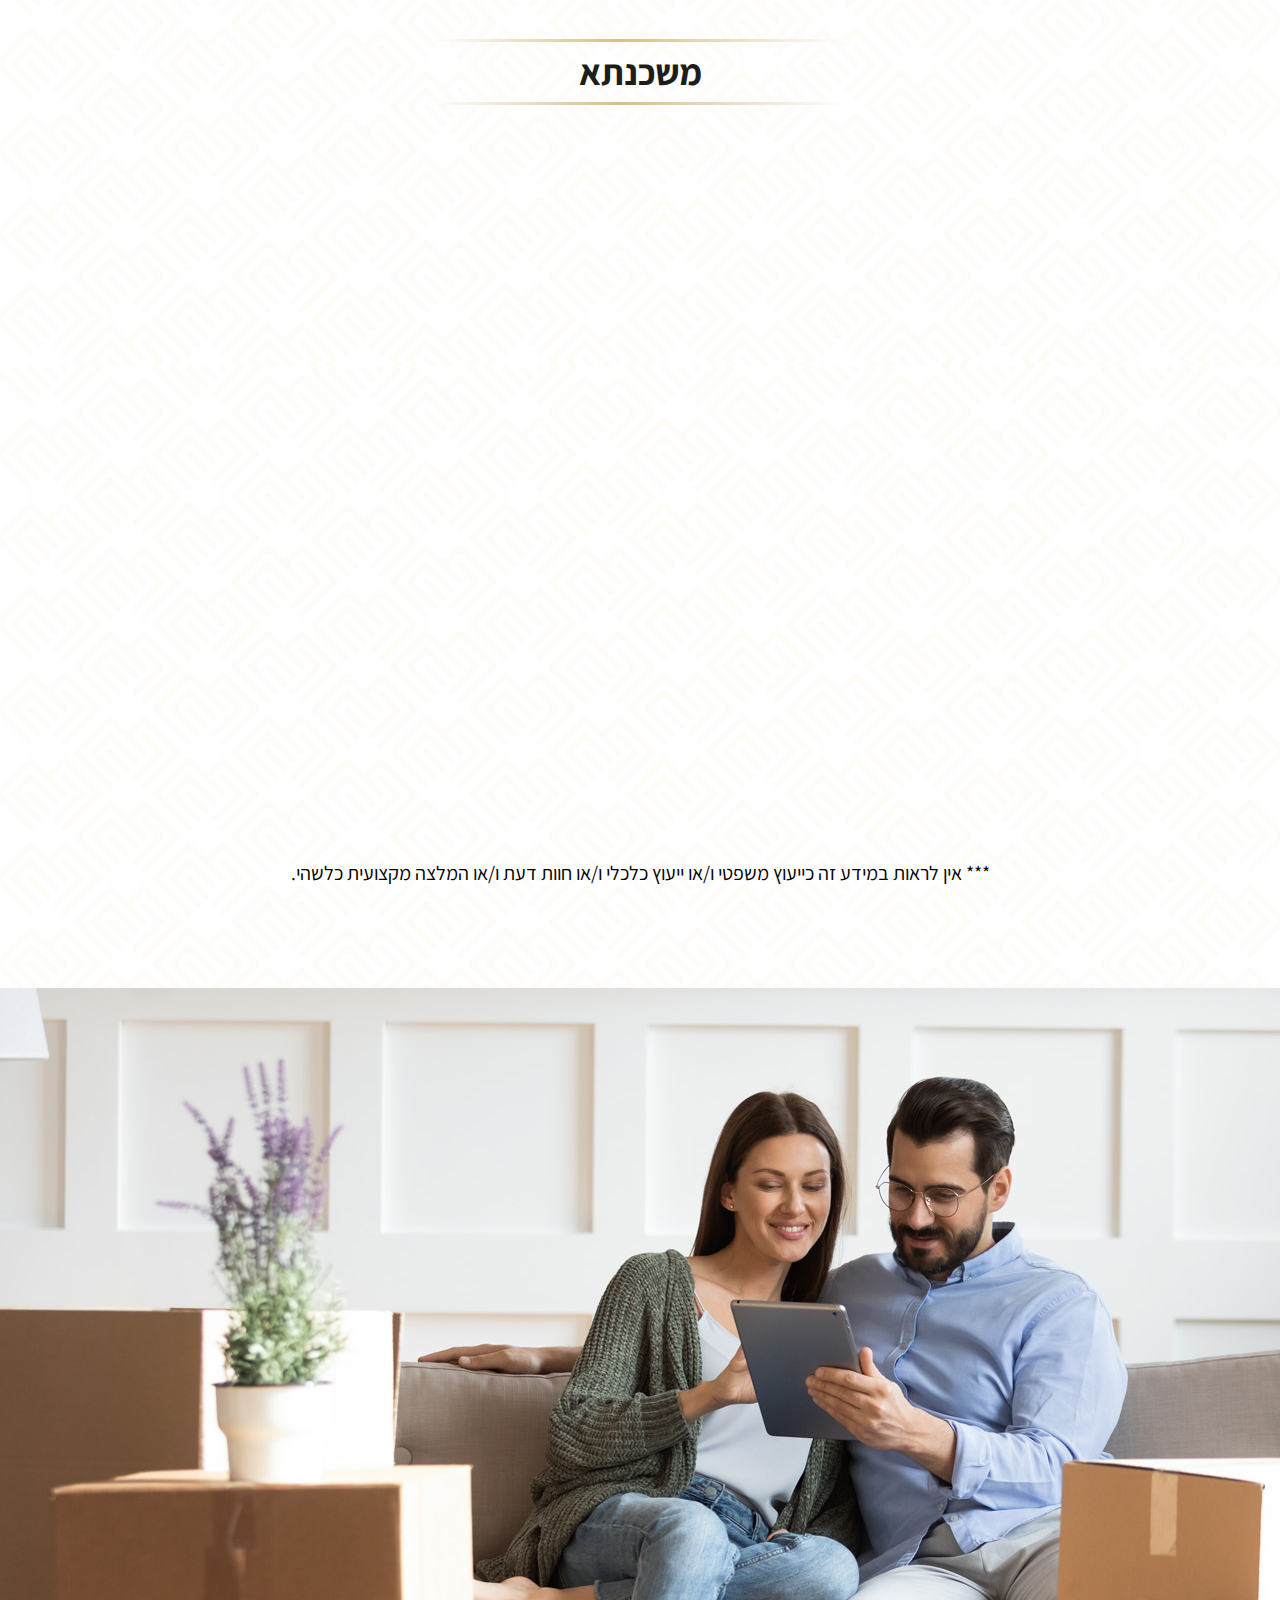
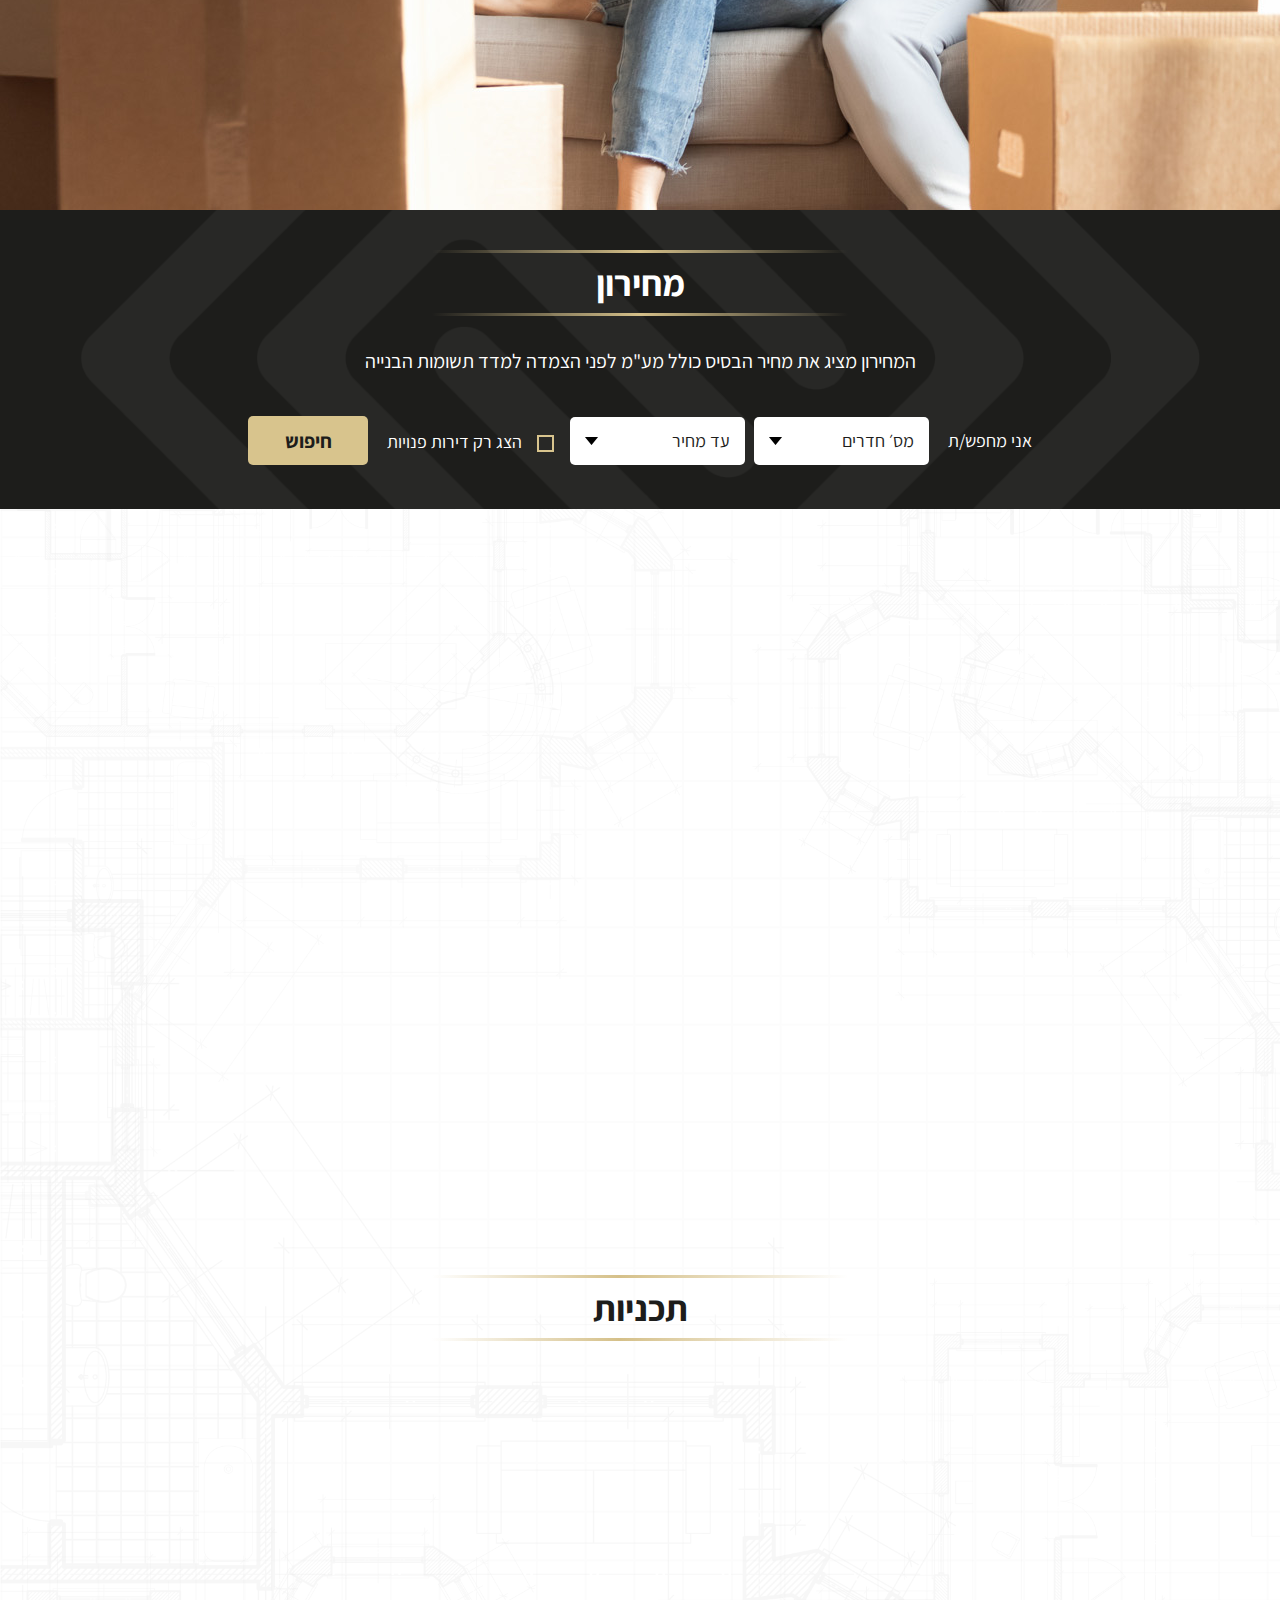
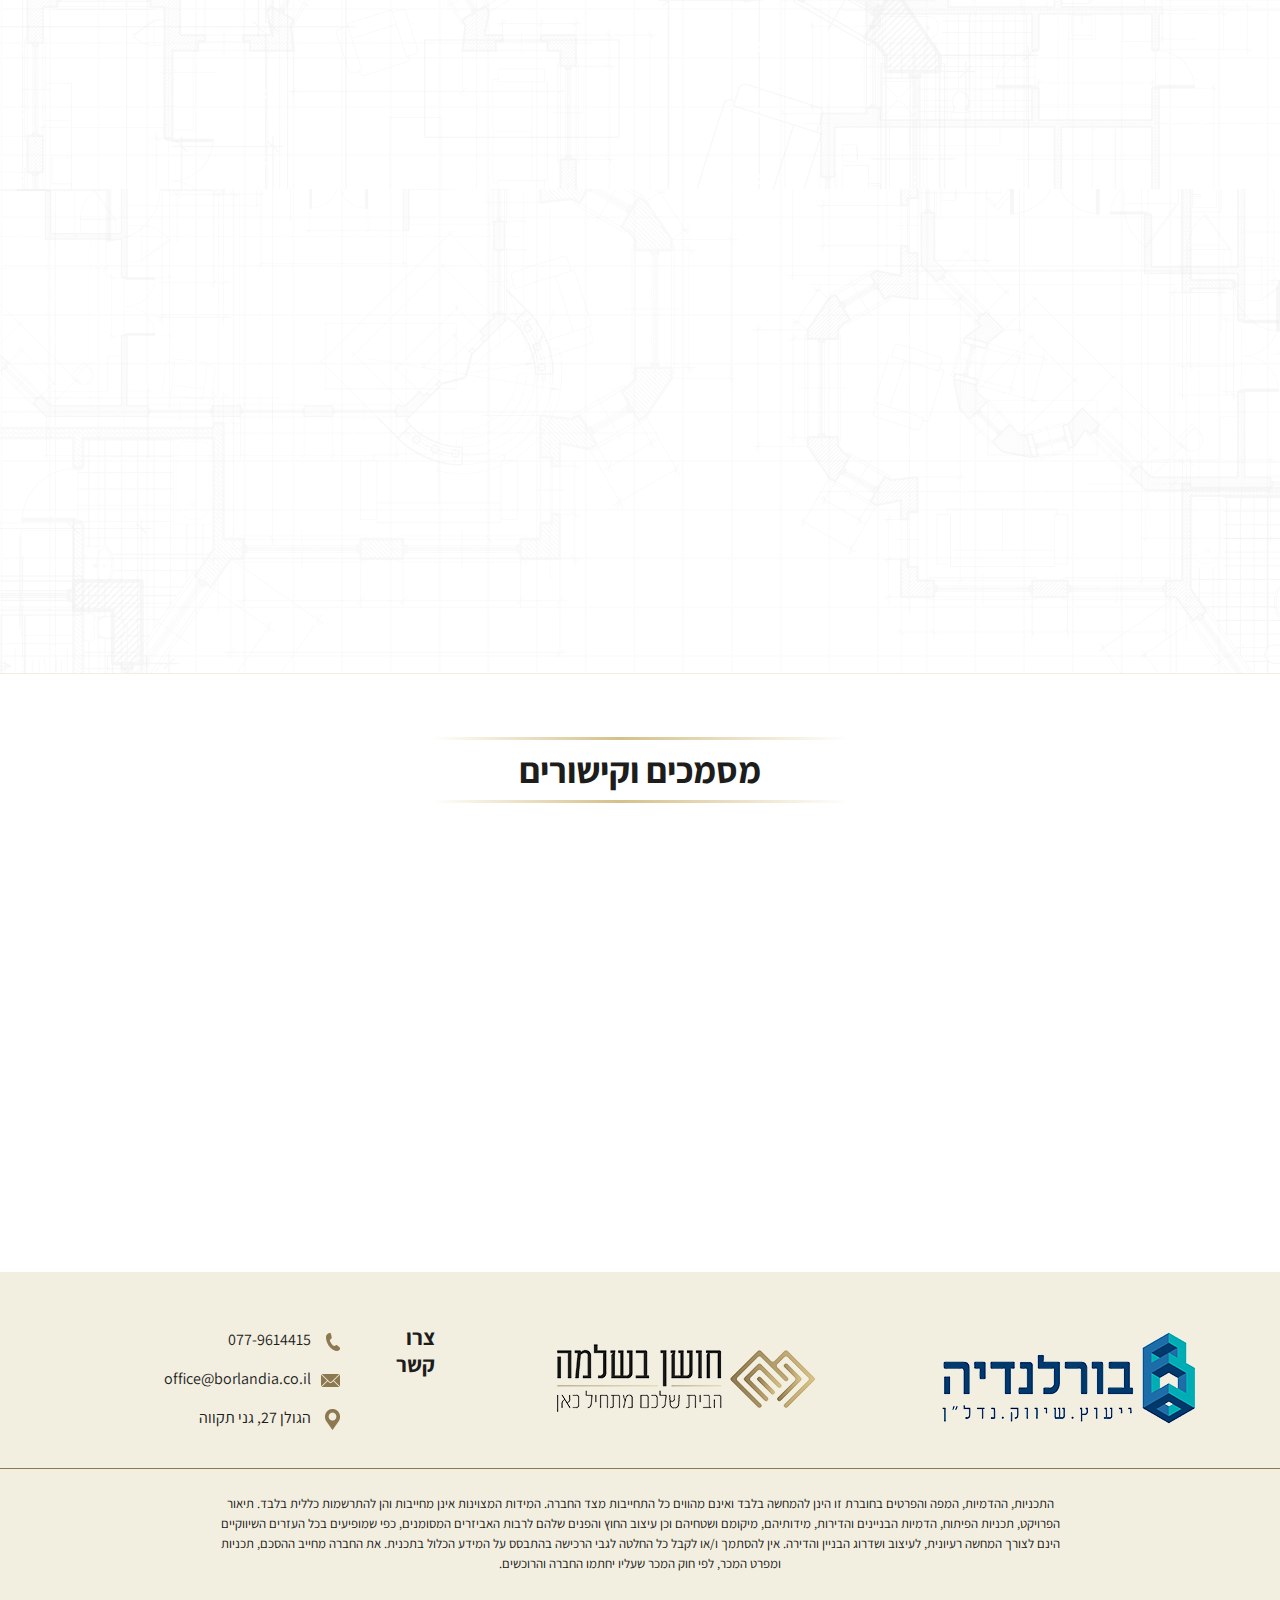
<file: portfolio/hebrew/hoshen/index.html>
<!DOCTYPE html>
<html lang="he" dir="rtl">
    <head>
        <title></title>

        <!-- Meta -->
        <meta charset="utf-8" />
        <meta name="viewport" content="width=device-width, initial-scale=1.0" />

        <!-- Google Font -->
        <link rel="preconnect" href="https://fonts.googleapis.com" />
        <link rel="preconnect" href="https://fonts.gstatic.com" crossorigin />
        <link href="https://fonts.googleapis.com/css2?family=Arimo:wght@400;500;600;700&family=Assistant:wght@400;700&display=swap" rel="stylesheet" />

        <!-- Stylesheet -->
        <link rel="stylesheet" href="css/bootstrap.min.css" />
        <link rel="stylesheet" href="css/aos.css" />
        <link rel="stylesheet" href="css/style.css" />
    </head>
    <body>
        <header>
            <section class="topheader">
                <div class="container">
                    <div class="row">
                        <div class="col-12 col-sm-12 col-md-12 col-lg-3 col-xl-3">
                            <a class="logo" href="javascript:;"><img src="images/logo.png" alt="logo" class="img-fluid" /></a>
                        </div>
                        <div class="col-12 col-sm-12 col-md-12 col-lg-9 col-xl-9">
                            <div class="price-form text-right">
                                <form class="searchbox">
                                    <label>אני מחפש/ת</label>
                                    <select>
                                        <option value="מס׳ חדרים" disabled selected>מס׳ חדרים</option>
                                    </select>
                                    <select>
                                        <option value="עד מחיר" disabled selected>עד מחיר</option>
                                    </select>
                                    <div class="chkbox">
                                        <input type="checkbox" class="chkbxinput" id="chkbxinputone" />
                                        <label for="chkbxinputone">הצג רק דירות פנויות</label>
                                    </div>
                                    <input type="submit" value="חיפוש" />
                                </form>
                            </div>
                        </div>
                    </div>
                </div>
            </section>

            <section class="header_nav">
                <nav class="navbar navbar-dark navbar-expand-md">
                    <div class="container">
                        <a class="navbar-brand d-md-none" href="javascript:;"><img src="images/logo.png" alt="logo" class="img-fluid" /></a>
                        <button class="navbar-toggler" type="button" data-toggle="collapse" data-target="#headernavigation" aria-controls="headernavigation" aria-expanded="false" aria-label="Toggle navigation">
                            <div id="navbar-toggler-icon">
                                <span></span>
                                <span></span>
                                <span></span>
                                <span></span>
                                <span></span>
                                <span></span>
                            </div>
                        </button>

                        <div class="collapse navbar-collapse" id="headernavigation">
                            <ul class="navbar-nav mx-auto pr-0">
                                <li class="nav-item" id="project"><a class="nav-link" href="javascript:;">הפרוייקט</a></li>
                                <li class="nav-item" id="city"><a class="nav-link" href="javascript:;">העיר והשכונה</a></li>
                                <li class="nav-item" id="developer"><a class="nav-link" href="javascript:;">היזם</a></li>
                                <li class="nav-item" id="mapchart"><a class="nav-link" href="javascript:;">מפות ותרשימים</a></li>
                                <li class="nav-item" id="purchase"><a class="nav-link" href="javascript:;">תהליך הרכישה</a></li>
                                <li class="nav-item" id="payment"><a class="nav-link" href="javascript:;">פריסת התשלומים</a></li>
                                <li class="nav-item" id="pricelist"><a class="nav-link" href="javascript:;">מחירון</a></li>
                                <li class="nav-item" id="plans"><a class="nav-link" href="javascript:;">תכניות</a></li>
                                <li class="nav-item" id="documents"><a class="nav-link" href="javascript:;">מסמכים וקישורים</a></li>
                                <li class="nav-item" id="contactus"><a class="nav-link" href="javascript:;">צור קשר</a></li>
                            </ul>
                        </div>
                    </div>
                </nav>
            </section>
        </header>

        <main>
            <section class="section-one" data-aos="fade-up">
                <div class="container">
                    <div class="row mh-568">
                        <div class="col-12 col-sm-12 col-md-2 col-lg-2 col-xl-3 my-auto"></div>
                        <div class="col-12 col-sm-12 col-md-10 col-lg-10 col-xl-9 my-auto">
                            <div class="sec-one-box" data-aos="fade-left">
                                <img src="images/img01.png" alt="image" class="img-fluid" />
                                <p>חושן בשלמה הבית שלכם מתחיל כאן</p>
                            </div>
                        </div>
                    </div>
                </div>
            </section>

            <section class="section-two">
                <div class="container">
                    <div class="row">
                        <div class="col-12 col-sm-12 col-md-12 col-lg-12 col-xl-12">
                            <div class="sec-title text-center">
                                <h2>היזם</h2>
                            </div>
                        </div>
                    </div>
                    <div class="row">
                        <div class="col-12 col-sm-12 col-md-12 col-lg-12 col-xl-12" data-aos="fade-up">
                            <div class="sec-two-content">
                                <p>
                                    שילוב מקצועי בין יזמות לביצוע יוצר עוצמת בנייה לצד חוסן כלכלי והיסטוריה של עשייה מקצועית.<br />
                                    חושן מגורים הינה חברה יזמית ומבצעת בעלת סיווג קבלני הגבוה ביותר ג'5. לחברה חוסן ויציבות כלכלית המשלבים יכולות ייזום וביצוע יוצאים מגדר הרגיל, כאשר עבודתנו נעשית בשקיפות מלאה ולרווחת כלל המעורבים בפרויקט.
                                    <br />
                                    <br />
                                    החברה הוקמה מתוך ראייה מערכתית כוללת והבנה מעמיקה של תהליכים נדל"ניים, לצד יכולת דיוק והקפדה יתרה עד לפרטים הקטנים, אשר מבחינתנו הם הערובה להצלחה ולשביעות רצונם המלאה של לקוחותינו.<br />
                                    השימוש בשיטות ניהול מובילות ויעילות גורם לכך שמכל פרויקט ניתן להפיק את המיטב המובחר, תוך שמירה על לוחות זמנים דיוק וסדר.<br />
                                    <br />
                                    לקוחותינו מקבלים יחס אישי ואדיב ומענה מקצועי בכל שאלה ולכל אורך תהליך הבנייה, החל בשלביו ההתחלתיים, על מנת לדאוג להתאמה מיטבית לכל דייר לפי נתוניו וצרכיו הייחודיים, המשך בביצוע ויישום התכנית בשטח עצמו.
                                </p>
                            </div>
                        </div>
                    </div>
                    <div class="row">
                        <div class="col-12 col-sm-12 col-md-4 col-lg-4 col-xl-4 px75" data-aos="flip-left">
                            <div class="sec-two-gallery" style="background-image: url('images/gallery01.jpg');">
                                <div class="gallery-text">
                                    <h3>מלון עץ החיים</h3>
                                    <p>150 חדרים</p>
                                </div>
                            </div>
                        </div>
                        <div class="col-12 col-sm-12 col-md-4 col-lg-4 col-xl-4 px75" data-aos="flip-left">
                            <div class="sec-two-gallery" style="background-image: url('images/gallery02.jpg');">
                                <div class="gallery-text">
                                    <h3>מלון עץ החיים</h3>
                                    <p>150 חדרים</p>
                                </div>
                            </div>
                        </div>
                        <div class="col-12 col-sm-12 col-md-4 col-lg-4 col-xl-4 px75" data-aos="flip-left">
                            <div class="sec-two-gallery" style="background-image: url('images/gallery03.jpg');">
                                <div class="gallery-text">
                                    <h3>מלון עץ החיים</h3>
                                    <p>150 חדרים</p>
                                </div>
                            </div>
                        </div>
                        <div class="col-12 col-sm-12 col-md-4 col-lg-4 col-xl-4 px75" data-aos="flip-left">
                            <div class="sec-two-gallery" style="background-image: url('images/gallery04.jpg');">
                                <div class="gallery-text">
                                    <h3>מלון עץ החיים</h3>
                                    <p>150 חדרים</p>
                                </div>
                            </div>
                        </div>
                        <div class="col-12 col-sm-12 col-md-4 col-lg-4 col-xl-4 px75" data-aos="flip-left">
                            <div class="sec-two-gallery" style="background-image: url('images/gallery05.jpg');">
                                <div class="gallery-text">
                                    <h3>מלון עץ החיים</h3>
                                    <p>150 חדרים</p>
                                </div>
                            </div>
                        </div>
                        <div class="col-12 col-sm-12 col-md-4 col-lg-4 col-xl-4 px75" data-aos="flip-left">
                            <div class="sec-two-gallery" style="background-image: url('images/gallery06.jpg');">
                                <div class="gallery-text">
                                    <h3>מלון עץ החיים</h3>
                                    <p>150 חדרים</p>
                                </div>
                            </div>
                        </div>
                    </div>
                </div>
            </section>

            <section class="section-three">
                <div class="container">
                    <div class="row">
                        <div class="col-12 col-sm-12 col-md-12 col-lg-12 col-xl-12">
                            <div class="row">
                                <div class="col-12 col-sm-12 col-md-6 col-lg-6 col-xl-6">
                                    <div class="sec-three-content" data-aos="fade-down">
                                        <div class="sec-title text-center">
                                            <h2>השכונה</h2>
                                        </div>
                                        <p>השכונה פסטורלית בעלת צביון חרדי המושתת על עדני התורה לצד העבודה, מאפשרת שילוב מיטבי בין איכות חיים ויוקרה לבין חיי רוח מלאים וסביבה אשר קנתה את שמה הטוב ומוכרת כעיליתא רוחנית.</p>
                                        <div class="sec-three-img">
                                            <img src="images/img03.png" alt="image" class="img-fluid" />
                                        </div>
                                    </div>
                                </div>
                                <div class="col-12 col-sm-12 col-md-6 col-lg-6 col-xl-6"></div>
                            </div>
                        </div>
                    </div>
                </div>
            </section>

            <section class="section-four">
                <div class="container pt-5">
                    <div class="row">
                        <div class="col-12 col-sm-12 col-md-4 col-lg-4 col-xl-4" data-aos="fade-left">
                            <div class="sec-title text-left">
                                <h2>על הפרוייקט</h2>
                            </div>
                            <div class="sec-four-quote">
                                <div class="sec-four-quote-text">
                                    <h3>"דירה נאה מרחיבה דעתו של אדם"</h3>
                                    <p>ברכות נ"ז, ב'</p>
                                </div>
                            </div>
                            <div class="sec-four-desc">
                                <div class="sec-four-desc-text">
                                    <p>
                                        פרויקט חושן בשלמה מבית קבוצת חושן מגורים, נבנה בימים אלה ומכיל תמהיל מגוון של 107 יחידות דיור הפרושות בחמישה בניינים המשתרעים על כ- 24,000 מ"ר וכוללים שטחי מסחר, חניון תת קרקעי ושטחים ירוקים ורחבי
                                        ידיים לרווחת הדיירים.<br />
                                        <br />
                                        הפרויקט מתכתב באופן הרמוני עם עיר הקודש על כלל תפארתה, ומשקיף אל נופה המרהיב של ירושלים.
                                    </p>
                                </div>
                            </div>
                        </div>
                        <div class="col-md-8" data-aos="fade-right">
                            <div class="row align-items-center">
                                <div class="col-12 col-sm-12 col-md-12 col-lg-12 col-xl-12" id="slider">
                                    <div id="myCarousel" class="carousel slide">
                                        <div class="carousel-inner">
                                            <div class="active carousel-item" data-slide-number="0">
                                                <img src="images/img04.jpg" class="img-fluid" />
                                            </div>
                                            <div class="carousel-item" data-slide-number="1">
                                                <img src="images/img04.jpg" class="img-fluid" />
                                            </div>
                                            <div class="carousel-item" data-slide-number="2">
                                                <img src="images/img04.jpg" class="img-fluid" />
                                            </div>
                                            <div class="carousel-item" data-slide-number="3">
                                                <img src="images/img04.jpg" class="img-fluid" />
                                            </div>
                                        </div>

                                        <ul class="carousel-indicators list-inline mx-auto">
                                            <li class="list-inline-item active">
                                                <a id="carousel-selector-0" class="selected" data-slide-to="0" data-target="#myCarousel">
                                                    <img src="images/sllide-thumb01.jpg" alt="image" />
                                                </a>
                                            </li>
                                            <li class="list-inline-item">
                                                <a id="carousel-selector-1" data-slide-to="1" data-target="#myCarousel">
                                                    <img src="images/sllide-thumb02.jpg" alt="image" />
                                                </a>
                                            </li>
                                            <li class="list-inline-item">
                                                <a id="carousel-selector-2" data-slide-to="2" data-target="#myCarousel">
                                                    <img src="images/sllide-thumb03.jpg" alt="image" />
                                                </a>
                                            </li>
                                            <li class="list-inline-item">
                                                <a id="carousel-selector-3" data-slide-to="3" data-target="#myCarousel">
                                                    <img src="images/sllide-thumb04.jpg" alt="image" />
                                                </a>
                                            </li>
                                        </ul>

                                        <a class="carousel-control-prev" href="#myCarousel" role="button" data-slide="prev">
                                            <span class="carousel-control-prev-icon" aria-hidden="true"></span>
                                            <span class="sr-only">Previous</span>
                                        </a>
                                        <a class="carousel-control-next" href="#myCarousel" role="button" data-slide="next">
                                            <span class="carousel-control-next-icon" aria-hidden="true"></span>
                                            <span class="sr-only">Next</span>
                                        </a>
                                    </div>
                                    <p class="image-info">*הדמיה להמחשה בלבד.</p>
                                </div>
                            </div>
                        </div>
                    </div>
                </div>
            </section>

            <section class="section-five">
                <div class="container">
                    <div class="row">
                        <div class="col-12 col-sm-12 col-md-12 col-lg-12 col-xl-12">
                            <div class="sec-title text-center">
                                <h2>מפות ותרשימים</h2>
                            </div>
                        </div>
                    </div>
                    <div class="row">
                        <div class="col-12 col-sm-12 col-md-6 col-lg-6 col-xl-6">
                            <div class="map-wrap shadow mapone" data-aos="fade-left">
                                <div class="map-img">
                                    <img src="images/map1.jpg" alt="image" class="img-fluid" />
                                </div>
                                <div class="map-btn">
                                    <a href="javascript:;" class="hvr-bounce-to-left">תרשים העמדת בניינים<span class="black-arrow"></span></a>
                                </div>
                            </div>
                        </div>
                        <div class="col-12 col-sm-12 col-md-6 col-lg-6 col-xl-6">
                            <div class="map-wrap shadow maptwo" data-aos="fade-right">
                                <div class="map-img">
                                    <img src="images/map2.jpg" alt="image" class="img-fluid" />
                                </div>
                                <div class="map-btn">
                                    <a href="javascript:;" class="hvr-bounce-to-left">תרשים סביבה<span class="color-arrow"></span></a>
                                </div>
                            </div>
                        </div>
                    </div>
                </div>
            </section>

            <section class="section-six">
                <div class="container">
                    <div class="row mh-446">
                        <div class="col-12 col-sm-12 col-md-12 col-lg-12 col-xl-12 my-auto">
                            <div class="sec-title text-center" data-aos="flip-down">
                                <h2>
                                    <span class="text1">תהליך הרכישה</span>
                                    <span class="text2">לזכאי ״מחיר למשתכן״</span>
                                </h2>
                            </div>
                        </div>
                    </div>
                </div>
            </section>

            <section class="section-seven">
                <div class="container">
                    <div class="row">
                        <div class="col-12 col-sm-12 col-md-12 col-lg-12 col-xl-12">
                            <div class="panel-group" id="accordion">
                                <div class="panel" data-aos="fade-down">
                                    <div class="panel-heading">
                                        <h4 class="panel-title">
                                            <a data-toggle="collapse" aria-expanded="true" data-parent="#accordion" href="#collapseOne">
                                                <div class="title-mark"><span>שלב 1</span></div>
                                                <span>הגרלה ותוצאותיה</span>
                                            </a>
                                        </h4>
                                    </div>
                                    <div id="collapseOne" class="panel-collapse collapse in show">
                                        <div class="panel-body">
                                            <p>משרד הבינוי והשיכון ערך הגרלה בין הנרשמים לפרויקט אפי בעמנואל לקביעת מיקומם בסדר בחירת הדירות בהגרלה.</p>
                                            <p>משרד הבינוי והשיכון אחראי על שליחת הודעת זכייה לכתובת המייל ו/או SMS ובה פירוט מיקומכם לבחירת הדירה כלומר, מספר הזכייה שלכם.</p>
                                            <p>בשלב זה אין צורך ליצור עמנו קשר, אנו נפנה אליכם באופן יזום.</p>
                                        </div>
                                    </div>
                                </div>
                                <div class="panel" data-aos="fade-down">
                                    <div class="panel-heading">
                                        <h4 class="panel-title">
                                            <a data-toggle="collapse" aria-expanded="true" data-parent="#accordion" href="#collapseTwo">
                                                <div class="title-mark"><span>שלב 2</span></div>
                                                <span>כנסים: הצגת פרויקט עמנואל</span>
                                            </a>
                                        </h4>
                                    </div>
                                    <div id="collapseTwo" class="panel-collapse collapse in show">
                                        <div class="panel-body">
                                            <p>מייל בנוגע לכנס המידע יישלח לכתובת המייל שלכם כפי שהתקבלה ממשרד הבינוי והשיכון. הכנס ייערך ע"פ הנחיות משרד הבינוי והשיכון (כנס מקוון או פרונטלי).</p>
                                            <p>מטרת כנס המידע היא לאפשר לכם לקבל את המידע הנחוץ לכם להכרות עם הפרויקט ותהליך הרכישה במסגרת "מחיר למשתכן".</p>
                                        </div>
                                    </div>
                                </div>
                                <div class="panel" data-aos="fade-down">
                                    <div class="panel-heading">
                                        <h4 class="panel-title">
                                            <a data-toggle="collapse" data-parent="#accordion" href="#collapseThree">
                                                <div class="title-mark"><span>שלב 3</span></div>
                                                <span>בחירת הדירה</span>
                                            </a>
                                        </h4>
                                    </div>
                                    <div id="collapseThree" class="panel-collapse collapse">
                                        <div class="panel-body">
                                            <p>מועד בחירת הדירה יתקיים כ-9 ימים קלנדריים ממועד הכנס / שליחת הכנס המקוון (מס' הימים משתנה בהתאם לדרישות משרד הבינוי והשיכון).</p>
                                            <p>הזמנה אישית לפגישה שאורכה המקסימלי הינו 45 דקות תישלח אל כתובת המייל כפי שהתקבלה ממשרד הבינוי והשיכון. <strong>המועד אליו תזומנו הינו קבוע ואינו ניתן לשינוי. </strong>זוכה שיבחר שלא להגיע, ייתכן ותאבד זכאותו בפרויקט בכפוף להוראות משרד הבינוי והשיכון.</p>
                                            <p>זימון למועד זה יתבצע עפ"י סדר הזכייה בכפוף לנהלים של משרד הבינוי והשיכון ויחל בדיוק בשעה אליה זומנתם, ועל כן חשוב להקפיד ולהגיע <strong> לפחות 15 דקות</strong> לפני תחילת הפגישה לצורך רישום והצגת מסמכים.</p>
                                            <p>אנא הקפידו להגיע המסמכים הבאים: תעודות זהות של הזוכים (כולל ספח), הודעת זכייה מטעם משרד הבינוי והשיכון, <strong> אישור זכאות בתוקף </strong> שיק על סך 2,000 ₪ דמי הרשמה. <strong>במידה ותבחרו שלא להמשיך בתהליך רכישת הדירה- דמי ההרשמה לא יוחזרו.</strong></p>
                                            <p>במידה ונבצר מאחד מכם להגיע - יש להצטייד <a href="javascript:;" class="underline" id="link_06"><strong>ביייפוי כח</strong></a> עפ"י נוסח החברה אותו יש להדפיס <a href="javascript:;" class="underline" id="link_02"><strong>מהפרק מסמכים וקישורים באתר זה.</strong></a> ללא יייפוי כח זה - לא תתאפשר בחירת דירה.</p>
                                            <p>במידה ומגיע צד שלישי לבחור עבורכם את הדירה - יש להצטייד <a href="javascript:;" class="underline"><strong>ביייפוי כח נוטריוני</strong></a>, עפ"י נוסח החברה, אותו יש להדפיס <a href="javascript:;" id="link_03" class="underline"><strong>מהפרק מסמכים וקישורים באתר זה</strong></a>. ללא יייפוי כח זה - לא תתאפשר בחירת דירה.</p>
                                            <p>לאחר בחירת הדירה ובתום הזמן המוקצב, תתבקשו לחתום על טופס המשריין עבורכם את הדירה עד למועד חתימת החוזה. הבחירה הינה סופית, ואינה ניתנת לשינוי.</p>
                                            <p>במהלך תקופה זו אנו נעדכן באתר הפרויקט את מלאי הדירות הקיים בהתאם לקצב התקדמות הבחירות.</p>
                                        </div>
                                    </div>
                                </div>
                                <div class="panel" data-aos="fade-down">
                                    <div class="panel-heading">
                                        <h4 class="panel-title">
                                            <a data-toggle="collapse" data-parent="#accordion" href="#collapseFour">
                                                <div class="title-mark"><span>שלב 4</span></div>
                                                <span>חתימת חוזה</span>
                                            </a>
                                        </h4>
                                    </div>
                                    <div id="collapseFour" class="panel-collapse collapse">
                                        <div class="panel-body">
                                            <p>חתימה על חוזה המכר תתקיים תוך 30 ימים קלנדריים ממועד בחירת הדירה.</p>
                                            <p>הזמנה למועד זה תימסר לכם במועד בחירת הדירה.</p>
                                            <p>לחתימת החוזה יש להגיע מצוידים בתעודות זהות + ספח ושיק עבור שכר טרחת עורך דין. חתימת החוזה תתבצע בנוכחות שני בני הזוג.</p>
                                            <p>במידה ונבצר מאחד הזוכים להגיע, יש להצטייד <a href="javascript:;" id="link_04" class="underline"><strong> ביייפוי כח נוטריוני </strong></a> עפ"י נוסח אותו יש להדפיס <a href="javascript:;" id="link_05" class="underline"><strong>מהפרק מסמכים וקישורים באתר זה. </strong></a>ללא יייפוי כח זה - לא תתבצע חתימה על החוזה.</p>
                                            <p>חוזה המכר ונספחיו נבדקו ואושרו ע"י משרד הבינוי והשיכון.</p>
                                        </div>
                                    </div>
                                </div>
                            </div>
                            <div class="note">
                                <p>מובהר כי חוזה המכר ונספחיו נבדקו ואושרו ע"י משרד הבינוי והשיכון, לא יתקבלו השגות או בקשות לשינוי הנוסח ולא יתנהל לגביהם משא ומתן.</p>
                            </div>
                        </div>
                    </div>

                    <div class="row">
                        <div class="col-12 col-sm-12 col-md-12 col-lg-12 col-xl-12 mt-96">
                            <div class="sec-title text-center">
                                <h2>משכנתא</h2>
                            </div>
                        </div>
                    </div>

                    <div class="row">
                        <div class="col-12 col-sm-12 col-md-6 col-lg-6 col-xl-6">
                            <div class="mortage-right" data-aos="fade-left">
                                <div class="panel-group" id="mortage-accordion">
                                    <div class="panel" data-aos="fade-down">
                                        <div class="panel-heading">
                                            <h4 class="panel-title">
                                                <a data-toggle="collapse" aria-expanded="true" data-parent="#mortage-accordion" href="#mortageOne">
                                                    <span>מהו אישור עקרוני ?</span>
                                                </a>
                                            </h4>
                                        </div>
                                        <div id="mortageOne" class="panel-collapse collapse show" data-parent="#mortage-accordion">
                                            <div class="panel-body">
                                                <p>
                                                    האישור העקרוני הוא השלב הראשון בדרך לקבלת משכנתא והוא מהווה מסמך ראשוני באמצעותו אתם לומדים האם הבנק יאפשר לכם לקבל משכנתא ובאילו תנאים לפי מספר קריטריונים: הכנסה, ותק תעסוקתי, ערב מלווה,
                                                    אחוזי מימון מהנכס הנרכש וכו'.
                                                </p>
                                                <p>
                                                    קבלת האישור העקרוני הכרחית עבורכם טרם בחירת הדירה, בכדי שתהיו בטוחים כי הבנק יעניק לכם את המימון עבור רכישת הדירה. עפ"י רוב, הריביות שמוצגות באישור זה מותנות בלקיחת ההלוואה תוך 12-14 ימים
                                                    קלנדריים ולכן אין זו הריבית הסופית שתיקבע בהמשך, אלא זהו רק האישור העקרוני לגובה המשכנתא.
                                                </p>
                                                <p>זכרו, כל עוד לא חתמתם על חוזה לרכישת הדירה, הבנק לא מאשר משכנתא לדירה ספציפית ולכן יונפק לכם אישור "כללי".</p>
                                            </div>
                                        </div>
                                    </div>
                                    <div class="panel" data-aos="fade-down">
                                        <div class="panel-heading">
                                            <h4 class="panel-title">
                                                <a data-toggle="collapse" aria-expanded="false" data-parent="#mortage-accordion" href="#mortageTwo">
                                                    <span>מהו אחוז המימון המקסימלי אותו ניתן לקבל?</span>
                                                </a>
                                            </h4>
                                        </div>
                                        <div id="mortageTwo" class="panel-collapse collapse" data-parent="#mortage-accordion">
                                            <div class="panel-body">
                                                <p>
                                                    האישור העקרוני הוא השלב הראשון בדרך לקבלת משכנתא והוא מהווה מסמך ראשוני באמצעותו אתם לומדים האם הבנק יאפשר לכם לקבל משכנתא ובאילו תנאים לפי מספר קריטריונים: הכנסה, ותק תעסוקתי, ערב מלווה,
                                                    אחוזי מימון מהנכס הנרכש וכו'.
                                                </p>
                                                <p>
                                                    קבלת האישור העקרוני הכרחית עבורכם טרם בחירת הדירה, בכדי שתהיו בטוחים כי הבנק יעניק לכם את המימון עבור רכישת הדירה. עפ"י רוב, הריביות שמוצגות באישור זה מותנות בלקיחת ההלוואה תוך 12-14 ימים
                                                    קלנדריים ולכן אין זו הריבית הסופית שתיקבע בהמשך, אלא זהו רק האישור העקרוני לגובה המשכנתא.
                                                </p>
                                                <p>זכרו, כל עוד לא חתמתם על חוזה לרכישת הדירה, הבנק לא מאשר משכנתא לדירה ספציפית ולכן יונפק לכם אישור "כללי".</p>
                                            </div>
                                        </div>
                                    </div>
                                </div>
                            </div>
                        </div>
                        <div class="col-12 col-sm-12 col-md-6 col-lg-6 col-xl-6">
                            <div class="mortage-left" data-aos="fade-right">
                                <img src="images/mortage.jpg" alt="image" class="img-fluid" />
                            </div>
                        </div>
                    </div>

                    <div class="row">
                        <div class="col-12 col-sm-12 col-md-12 col-lg-12 col-xl-12 mt-30">
                            <div class="note">
                                <p>*** אין לראות במידע זה כייעוץ משפטי ו/או ייעוץ כלכלי ו/או חוות דעת ו/או המלצה מקצועית כלשהי.</p>
                            </div>
                        </div>
                    </div>
                </div>
            </section>

            <section class="section-eight">
                <div class="container">
                    <div class="row mh-822">
                        <div class="col-12 col-sm-12 col-md-12 col-lg-12 col-xl-12 my-auto">
                            <div class="payment-layout" data-aos="fade-right">
                                <div class="sec-title text-center">
                                    <h2>פריסת התשלומים</h2>
                                </div>
                                <div class="layout-left">
                                    <p><strong>7% - </strong><span>ממחיר הדירה במעמד חתימת החוזה</span></p>
                                    <p><strong>13% - </strong><span>ממחיר הדירה עד 45 יום ממועד חתימת החוזה (בכפוף להמצאת פנקס שוברים)</span></p>
                                    <p><strong>70% - </strong><span>ממחיר הדירה בפריסה לינארית של 7 תשלומים שווים (10% ממחיר הדירה כל תשלום)</span></p>
                                    <p><strong>10% - </strong><span>עד 7 ימים לפני מועד מסירת הדירה</span></p>
                                </div>
                            </div>
                        </div>
                    </div>
                </div>
            </section>

            <section class="section-nine">
                <div class="container">
                    <div class="row">
                        <div class="col-12 col-sm-12 col-md-12 col-lg-12 col-xl-12">
                            <div class="sec-title text-center">
                                <h2>מחירון</h2>
                            </div>
                        </div>
                    </div>
                    <div class="row">
                        <div class="col-12 col-sm-12 col-md-12 col-lg-12 col-xl-12">
                            <div class="note">
                                <p>המחירון מציג את מחיר הבסיס כולל מע"מ לפני הצמדה למדד תשומות הבנייה</p>
                            </div>
                        </div>
                    </div>
                    <div class="row">
                        <div class="col-12 col-sm-12 col-md-12 col-lg-12 col-xl-12 text-center">
                            <div class="price-form">
                                <form class="searchbox">
                                    <label>אני מחפש/ת</label>
                                    <select>
                                        <option value="מס׳ חדרים" disabled selected>מס׳ חדרים</option>
                                    </select>
                                    <select>
                                        <option value="עד מחיר" disabled selected>עד מחיר</option>
                                    </select>
                                    <div class="chkbox">
                                        <input type="checkbox" class="chkbxinput" id="chkbxinputtwo" />
                                        <label for="chkbxinputtwo">הצג רק דירות פנויות</label>
                                    </div>
                                    <input type="submit" value="חיפוש" />
                                </form>
                            </div>
                        </div>
                    </div>
                </div>
            </section>

            <section class="section-ten">
                <div class="container">
                    <div class="row">
                        <div class="col-12 col-sm-12 col-md-12 col-lg-12 col-xl-12">
                            <div class="price_list" data-aos="fade-down">
                                <div class="form_table table_section1 bottomforminner">
                                    <div class="table-block">
                                        <div class="tab_table tab_table1">
                                            <div class="bootstrap-tab">
                                                <ul class="tabnav">
                                                    <li class="active"><a data-toggle="tab" href="#maintab1">מגרש 141</a></li>
                                                    <li><a data-toggle="tab" href="#maintab2">מגרש 719</a></li>
                                                </ul>
                                                <ul class="tabnav">
                                                    <li><a data-toggle="tab" href="#maintab3">בניין 1</a></li>
                                                    <li class="active"><a data-toggle="tab" href="#maintab4">בניין 2</a></li>
                                                    <li><a data-toggle="tab" href="#maintab5" aria-expanded="true">בניין 3</a></li>
                                                    <li><a data-toggle="tab" href="#maintab6">בניין 4</a></li>
                                                    <li><a data-toggle="tab" href="#maintab7">בניין 5</a></li>
                                                </ul>
                                            </div>
                                            <div class="tab-content">
                                                <div id="maintab1" class="tab-pane">
                                                    <table class="table_block">
                                                        <thead>
                                                            <tr>
                                                                <th>מגרש</th>
                                                                <th>
                                                                    מספר<br />
                                                                    ביניין
                                                                </th>
                                                                <th>
                                                                    מספר<br />
                                                                    דירה
                                                                </th>
                                                                <th>
                                                                    טיפוס דירה<br />
                                                                    (תשריט)
                                                                </th>
                                                                <th>קומה</th>
                                                                <th>
                                                                    מספר<br />
                                                                    חדרים
                                                                </th>
                                                                <th>
                                                                    שטח דירה*<br />
                                                                    (מטר)
                                                                </th>
                                                                <th>
                                                                    שטח מרפסת שמש<br />
                                                                    ו/או שטח גינה<br />
                                                                    צמודה
                                                                </th>
                                                                <th>
                                                                    שטח<br />
                                                                    מחסן
                                                                </th>
                                                                <th>
                                                                    מספר<br />
                                                                    חניות
                                                                </th>
                                                                <th>
                                                                    מחיר דירה לפי <br />
                                                                    מחיר למשתכן
                                                                </th>
                                                                <th>
                                                                    מכירה במסגרת<br />
                                                                    מחיר למשתכן<br />
                                                                    (כן/לא)
                                                                </th>
                                                                <th>תוכניות</th>
                                                                <th></th>
                                                            </tr>
                                                        </thead>
                                                        <tbody>
                                                            <tr>
                                                                <td>141</td>
                                                                <td>2</td>
                                                                <td>4</td>
                                                                <td>2</td>
                                                                <td>H</td>
                                                                <td>2</td>
                                                                <td>3</td>
                                                                <td>81.96</td>
                                                                <td>9.78</td>
                                                                <td>2</td>
                                                                <td>799,457 ₪</td>
                                                                <td>כן</td>
                                                                <td>כן</td>
                                                                <td>
                                                                    <span>
                                                                        <a href="javascript:;" target="_blank"><img src="images/pdf.png" /></a>
                                                                    </span>
                                                                </td>
                                                            </tr>
                                                            <tr>
                                                                <td>141</td>
                                                                <td>2</td>
                                                                <td>4</td>
                                                                <td>2</td>
                                                                <td>H</td>
                                                                <td>2</td>
                                                                <td>3</td>
                                                                <td>81.96</td>
                                                                <td>9.78</td>
                                                                <td>2</td>
                                                                <td>799,457 ₪</td>
                                                                <td>כן</td>
                                                                <td>כן</td>
                                                                <td>
                                                                    <span>
                                                                        <a href="javascript:;" target="_blank"><img src="images/pdf.png" /></a>
                                                                    </span>
                                                                </td>
                                                            </tr>
                                                            <tr>
                                                                <td>141</td>
                                                                <td>2</td>
                                                                <td>4</td>
                                                                <td>2</td>
                                                                <td>H</td>
                                                                <td>2</td>
                                                                <td>3</td>
                                                                <td>81.96</td>
                                                                <td>9.78</td>
                                                                <td>2</td>
                                                                <td>799,457 ₪</td>
                                                                <td>כן</td>
                                                                <td>כן</td>
                                                                <td>
                                                                    <span>
                                                                        <a href="javascript:;" target="_blank"><img src="images/pdf.png" /></a>
                                                                    </span>
                                                                </td>
                                                            </tr>
                                                            <tr>
                                                                <td>141</td>
                                                                <td>2</td>
                                                                <td>4</td>
                                                                <td>2</td>
                                                                <td>H</td>
                                                                <td>2</td>
                                                                <td>3</td>
                                                                <td>81.96</td>
                                                                <td>9.78</td>
                                                                <td>2</td>
                                                                <td>799,457 ₪</td>
                                                                <td>כן</td>
                                                                <td>כן</td>
                                                                <td>
                                                                    <span>
                                                                        <a href="javascript:;" target="_blank"><img src="images/pdf.png" /></a>
                                                                    </span>
                                                                </td>
                                                            </tr>
                                                            <tr>
                                                                <td>141</td>
                                                                <td>2</td>
                                                                <td>4</td>
                                                                <td>2</td>
                                                                <td>H</td>
                                                                <td>2</td>
                                                                <td>3</td>
                                                                <td>81.96</td>
                                                                <td>9.78</td>
                                                                <td>2</td>
                                                                <td>799,457 ₪</td>
                                                                <td>כן</td>
                                                                <td>כן</td>
                                                                <td>
                                                                    <span>
                                                                        <a href="javascript:;" target="_blank"><img src="images/pdf.png" /></a>
                                                                    </span>
                                                                </td>
                                                            </tr>
                                                            <tr class="soldcls">
                                                                <td colspan="15">נמכר!</td>
                                                            </tr>
                                                            <tr>
                                                                <td>141</td>
                                                                <td>2</td>
                                                                <td>4</td>
                                                                <td>2</td>
                                                                <td>H</td>
                                                                <td>2</td>
                                                                <td>3</td>
                                                                <td>81.96</td>
                                                                <td>9.78</td>
                                                                <td>2</td>
                                                                <td>799,457 ₪</td>
                                                                <td>כן</td>
                                                                <td>כן</td>
                                                                <td>
                                                                    <span>
                                                                        <a href="javascript:;" target="_blank"><img src="images/pdf.png" /></a>
                                                                    </span>
                                                                </td>
                                                            </tr>
                                                            <tr>
                                                                <td>141</td>
                                                                <td>2</td>
                                                                <td>4</td>
                                                                <td>2</td>
                                                                <td>H</td>
                                                                <td>2</td>
                                                                <td>3</td>
                                                                <td>81.96</td>
                                                                <td>9.78</td>
                                                                <td>2</td>
                                                                <td>799,457 ₪</td>
                                                                <td>כן</td>
                                                                <td>כן</td>
                                                                <td>
                                                                    <span>
                                                                        <a href="javascript:;" target="_blank"><img src="images/pdf.png" /></a>
                                                                    </span>
                                                                </td>
                                                            </tr>
                                                            <tr>
                                                                <td>141</td>
                                                                <td>2</td>
                                                                <td>4</td>
                                                                <td>2</td>
                                                                <td>H</td>
                                                                <td>2</td>
                                                                <td>3</td>
                                                                <td>81.96</td>
                                                                <td>9.78</td>
                                                                <td>2</td>
                                                                <td>799,457 ₪</td>
                                                                <td>כן</td>
                                                                <td>כן</td>
                                                                <td>
                                                                    <span>
                                                                        <a href="javascript:;" target="_blank"><img src="images/pdf.png" /></a>
                                                                    </span>
                                                                </td>
                                                            </tr>
                                                            <tr>
                                                                <td>141</td>
                                                                <td>2</td>
                                                                <td>4</td>
                                                                <td>2</td>
                                                                <td>H</td>
                                                                <td>2</td>
                                                                <td>3</td>
                                                                <td>81.96</td>
                                                                <td>9.78</td>
                                                                <td>2</td>
                                                                <td>799,457 ₪</td>
                                                                <td>כן</td>
                                                                <td>כן</td>
                                                                <td>
                                                                    <span>
                                                                        <a href="javascript:;" target="_blank"><img src="images/pdf.png" /></a>
                                                                    </span>
                                                                </td>
                                                            </tr>
                                                        </tbody>
                                                    </table>
                                                </div>
                                                <div id="maintab2" class="tab-pane active">
                                                    <table class="table_block">
                                                        <thead>
                                                            <tr>
                                                                <th>מגרש</th>
                                                                <th>
                                                                    מספר<br />
                                                                    ביניין
                                                                </th>
                                                                <th>
                                                                    מספר<br />
                                                                    דירה
                                                                </th>
                                                                <th>
                                                                    טיפוס דירה<br />
                                                                    (תשריט)
                                                                </th>
                                                                <th>קומה</th>
                                                                <th>
                                                                    מספר<br />
                                                                    חדרים
                                                                </th>
                                                                <th>
                                                                    שטח דירה*<br />
                                                                    (מטר)
                                                                </th>
                                                                <th>
                                                                    שטח מרפסת שמש<br />
                                                                    ו/או שטח גינה<br />
                                                                    צמודה
                                                                </th>
                                                                <th>
                                                                    שטח<br />
                                                                    מחסן
                                                                </th>
                                                                <th>
                                                                    מספר<br />
                                                                    חניות
                                                                </th>
                                                                <th>
                                                                    מחיר דירה לפי <br />
                                                                    מחיר למשתכן
                                                                </th>
                                                                <th>
                                                                    מכירה במסגרת<br />
                                                                    מחיר למשתכן<br />
                                                                    (כן/לא)
                                                                </th>
                                                                <th>תוכניות</th>
                                                                <th></th>
                                                            </tr>
                                                        </thead>
                                                        <tbody>
                                                            <tr>
                                                                <td>141</td>
                                                                <td>2</td>
                                                                <td>4</td>
                                                                <td>2</td>
                                                                <td>H</td>
                                                                <td>2</td>
                                                                <td>3</td>
                                                                <td>81.96</td>
                                                                <td>9.78</td>
                                                                <td>2</td>
                                                                <td>799,457 ₪</td>
                                                                <td>כן</td>
                                                                <td>כן</td>
                                                                <td>
                                                                    <span>
                                                                        <a href="javascript:;" target="_blank"><img src="images/pdf.png" /></a>
                                                                    </span>
                                                                </td>
                                                            </tr>
                                                            <tr>
                                                                <td>141</td>
                                                                <td>2</td>
                                                                <td>4</td>
                                                                <td>2</td>
                                                                <td>H</td>
                                                                <td>2</td>
                                                                <td>3</td>
                                                                <td>81.96</td>
                                                                <td>9.78</td>
                                                                <td>2</td>
                                                                <td>799,457 ₪</td>
                                                                <td>כן</td>
                                                                <td>כן</td>
                                                                <td>
                                                                    <span>
                                                                        <a href="javascript:;" target="_blank"><img src="images/pdf.png" /></a>
                                                                    </span>
                                                                </td>
                                                            </tr>
                                                            <tr>
                                                                <td>141</td>
                                                                <td>2</td>
                                                                <td>4</td>
                                                                <td>2</td>
                                                                <td>H</td>
                                                                <td>2</td>
                                                                <td>3</td>
                                                                <td>81.96</td>
                                                                <td>9.78</td>
                                                                <td>2</td>
                                                                <td>799,457 ₪</td>
                                                                <td>כן</td>
                                                                <td>כן</td>
                                                                <td>
                                                                    <span>
                                                                        <a href="javascript:;" target="_blank"><img src="images/pdf.png" /></a>
                                                                    </span>
                                                                </td>
                                                            </tr>
                                                            <tr>
                                                                <td>141</td>
                                                                <td>2</td>
                                                                <td>4</td>
                                                                <td>2</td>
                                                                <td>H</td>
                                                                <td>2</td>
                                                                <td>3</td>
                                                                <td>81.96</td>
                                                                <td>9.78</td>
                                                                <td>2</td>
                                                                <td>799,457 ₪</td>
                                                                <td>כן</td>
                                                                <td>כן</td>
                                                                <td>
                                                                    <span>
                                                                        <a href="javascript:;" target="_blank"><img src="images/pdf.png" /></a>
                                                                    </span>
                                                                </td>
                                                            </tr>
                                                            <tr>
                                                                <td>141</td>
                                                                <td>2</td>
                                                                <td>4</td>
                                                                <td>2</td>
                                                                <td>H</td>
                                                                <td>2</td>
                                                                <td>3</td>
                                                                <td>81.96</td>
                                                                <td>9.78</td>
                                                                <td>2</td>
                                                                <td>799,457 ₪</td>
                                                                <td>כן</td>
                                                                <td>כן</td>
                                                                <td>
                                                                    <span>
                                                                        <a href="javascript:;" target="_blank"><img src="images/pdf.png" /></a>
                                                                    </span>
                                                                </td>
                                                            </tr>
                                                            <tr class="soldcls">
                                                                <td colspan="15">נמכר!</td>
                                                            </tr>
                                                            <tr>
                                                                <td>141</td>
                                                                <td>2</td>
                                                                <td>4</td>
                                                                <td>2</td>
                                                                <td>H</td>
                                                                <td>2</td>
                                                                <td>3</td>
                                                                <td>81.96</td>
                                                                <td>9.78</td>
                                                                <td>2</td>
                                                                <td>799,457 ₪</td>
                                                                <td>כן</td>
                                                                <td>כן</td>
                                                                <td>
                                                                    <span>
                                                                        <a href="javascript:;" target="_blank"><img src="images/pdf.png" /></a>
                                                                    </span>
                                                                </td>
                                                            </tr>
                                                            <tr>
                                                                <td>141</td>
                                                                <td>2</td>
                                                                <td>4</td>
                                                                <td>2</td>
                                                                <td>H</td>
                                                                <td>2</td>
                                                                <td>3</td>
                                                                <td>81.96</td>
                                                                <td>9.78</td>
                                                                <td>2</td>
                                                                <td>799,457 ₪</td>
                                                                <td>כן</td>
                                                                <td>כן</td>
                                                                <td>
                                                                    <span>
                                                                        <a href="javascript:;" target="_blank"><img src="images/pdf.png" /></a>
                                                                    </span>
                                                                </td>
                                                            </tr>
                                                            <tr>
                                                                <td>141</td>
                                                                <td>2</td>
                                                                <td>4</td>
                                                                <td>2</td>
                                                                <td>H</td>
                                                                <td>2</td>
                                                                <td>3</td>
                                                                <td>81.96</td>
                                                                <td>9.78</td>
                                                                <td>2</td>
                                                                <td>799,457 ₪</td>
                                                                <td>כן</td>
                                                                <td>כן</td>
                                                                <td>
                                                                    <span>
                                                                        <a href="javascript:;" target="_blank"><img src="images/pdf.png" /></a>
                                                                    </span>
                                                                </td>
                                                            </tr>
                                                            <tr>
                                                                <td>141</td>
                                                                <td>2</td>
                                                                <td>4</td>
                                                                <td>2</td>
                                                                <td>H</td>
                                                                <td>2</td>
                                                                <td>3</td>
                                                                <td>81.96</td>
                                                                <td>9.78</td>
                                                                <td>2</td>
                                                                <td>799,457 ₪</td>
                                                                <td>כן</td>
                                                                <td>כן</td>
                                                                <td>
                                                                    <span>
                                                                        <a href="javascript:;" target="_blank"><img src="images/pdf.png" /></a>
                                                                    </span>
                                                                </td>
                                                            </tr>
                                                        </tbody>
                                                    </table>
                                                </div>
                                                <div id="maintab3" class="tab-pane">
                                                    <table class="table_block">
                                                        <thead>
                                                            <tr>
                                                                <th>מגרש</th>
                                                                <th>
                                                                    מספר<br />
                                                                    ביניין
                                                                </th>
                                                                <th>
                                                                    מספר<br />
                                                                    דירה
                                                                </th>
                                                                <th>
                                                                    טיפוס דירה<br />
                                                                    (תשריט)
                                                                </th>
                                                                <th>קומה</th>
                                                                <th>
                                                                    מספר<br />
                                                                    חדרים
                                                                </th>
                                                                <th>
                                                                    שטח דירה*<br />
                                                                    (מטר)
                                                                </th>
                                                                <th>
                                                                    שטח מרפסת שמש<br />
                                                                    ו/או שטח גינה<br />
                                                                    צמודה
                                                                </th>
                                                                <th>
                                                                    שטח<br />
                                                                    מחסן
                                                                </th>
                                                                <th>
                                                                    מספר<br />
                                                                    חניות
                                                                </th>
                                                                <th>
                                                                    מחיר דירה לפי <br />
                                                                    מחיר למשתכן
                                                                </th>
                                                                <th>
                                                                    מכירה במסגרת<br />
                                                                    מחיר למשתכן<br />
                                                                    (כן/לא)
                                                                </th>
                                                                <th>תוכניות</th>
                                                                <th></th>
                                                            </tr>
                                                        </thead>
                                                        <tbody>
                                                            <tr>
                                                                <td>141</td>
                                                                <td>2</td>
                                                                <td>4</td>
                                                                <td>2</td>
                                                                <td>H</td>
                                                                <td>2</td>
                                                                <td>3</td>
                                                                <td>81.96</td>
                                                                <td>9.78</td>
                                                                <td>2</td>
                                                                <td>799,457 ₪</td>
                                                                <td>כן</td>
                                                                <td>כן</td>
                                                                <td>
                                                                    <span>
                                                                        <a href="javascript:;" target="_blank"><img src="images/pdf.png" /></a>
                                                                    </span>
                                                                </td>
                                                            </tr>
                                                            <tr>
                                                                <td>141</td>
                                                                <td>2</td>
                                                                <td>4</td>
                                                                <td>2</td>
                                                                <td>H</td>
                                                                <td>2</td>
                                                                <td>3</td>
                                                                <td>81.96</td>
                                                                <td>9.78</td>
                                                                <td>2</td>
                                                                <td>799,457 ₪</td>
                                                                <td>כן</td>
                                                                <td>כן</td>
                                                                <td>
                                                                    <span>
                                                                        <a href="javascript:;" target="_blank"><img src="images/pdf.png" /></a>
                                                                    </span>
                                                                </td>
                                                            </tr>
                                                            <tr>
                                                                <td>141</td>
                                                                <td>2</td>
                                                                <td>4</td>
                                                                <td>2</td>
                                                                <td>H</td>
                                                                <td>2</td>
                                                                <td>3</td>
                                                                <td>81.96</td>
                                                                <td>9.78</td>
                                                                <td>2</td>
                                                                <td>799,457 ₪</td>
                                                                <td>כן</td>
                                                                <td>כן</td>
                                                                <td>
                                                                    <span>
                                                                        <a href="javascript:;" target="_blank"><img src="images/pdf.png" /></a>
                                                                    </span>
                                                                </td>
                                                            </tr>
                                                            <tr>
                                                                <td>141</td>
                                                                <td>2</td>
                                                                <td>4</td>
                                                                <td>2</td>
                                                                <td>H</td>
                                                                <td>2</td>
                                                                <td>3</td>
                                                                <td>81.96</td>
                                                                <td>9.78</td>
                                                                <td>2</td>
                                                                <td>799,457 ₪</td>
                                                                <td>כן</td>
                                                                <td>כן</td>
                                                                <td>
                                                                    <span>
                                                                        <a href="javascript:;" target="_blank"><img src="images/pdf.png" /></a>
                                                                    </span>
                                                                </td>
                                                            </tr>
                                                            <tr>
                                                                <td>141</td>
                                                                <td>2</td>
                                                                <td>4</td>
                                                                <td>2</td>
                                                                <td>H</td>
                                                                <td>2</td>
                                                                <td>3</td>
                                                                <td>81.96</td>
                                                                <td>9.78</td>
                                                                <td>2</td>
                                                                <td>799,457 ₪</td>
                                                                <td>כן</td>
                                                                <td>כן</td>
                                                                <td>
                                                                    <span>
                                                                        <a href="javascript:;" target="_blank"><img src="images/pdf.png" /></a>
                                                                    </span>
                                                                </td>
                                                            </tr>
                                                            <tr class="soldcls">
                                                                <td colspan="15">נמכר!</td>
                                                            </tr>
                                                            <tr>
                                                                <td>141</td>
                                                                <td>2</td>
                                                                <td>4</td>
                                                                <td>2</td>
                                                                <td>H</td>
                                                                <td>2</td>
                                                                <td>3</td>
                                                                <td>81.96</td>
                                                                <td>9.78</td>
                                                                <td>2</td>
                                                                <td>799,457 ₪</td>
                                                                <td>כן</td>
                                                                <td>כן</td>
                                                                <td>
                                                                    <span>
                                                                        <a href="javascript:;" target="_blank"><img src="images/pdf.png" /></a>
                                                                    </span>
                                                                </td>
                                                            </tr>
                                                            <tr>
                                                                <td>141</td>
                                                                <td>2</td>
                                                                <td>4</td>
                                                                <td>2</td>
                                                                <td>H</td>
                                                                <td>2</td>
                                                                <td>3</td>
                                                                <td>81.96</td>
                                                                <td>9.78</td>
                                                                <td>2</td>
                                                                <td>799,457 ₪</td>
                                                                <td>כן</td>
                                                                <td>כן</td>
                                                                <td>
                                                                    <span>
                                                                        <a href="javascript:;" target="_blank"><img src="images/pdf.png" /></a>
                                                                    </span>
                                                                </td>
                                                            </tr>
                                                            <tr>
                                                                <td>141</td>
                                                                <td>2</td>
                                                                <td>4</td>
                                                                <td>2</td>
                                                                <td>H</td>
                                                                <td>2</td>
                                                                <td>3</td>
                                                                <td>81.96</td>
                                                                <td>9.78</td>
                                                                <td>2</td>
                                                                <td>799,457 ₪</td>
                                                                <td>כן</td>
                                                                <td>כן</td>
                                                                <td>
                                                                    <span>
                                                                        <a href="javascript:;" target="_blank"><img src="images/pdf.png" /></a>
                                                                    </span>
                                                                </td>
                                                            </tr>
                                                            <tr>
                                                                <td>141</td>
                                                                <td>2</td>
                                                                <td>4</td>
                                                                <td>2</td>
                                                                <td>H</td>
                                                                <td>2</td>
                                                                <td>3</td>
                                                                <td>81.96</td>
                                                                <td>9.78</td>
                                                                <td>2</td>
                                                                <td>799,457 ₪</td>
                                                                <td>כן</td>
                                                                <td>כן</td>
                                                                <td>
                                                                    <span>
                                                                        <a href="javascript:;" target="_blank"><img src="images/pdf.png" /></a>
                                                                    </span>
                                                                </td>
                                                            </tr>
                                                        </tbody>
                                                    </table>
                                                </div>
                                                <div id="maintab4" class="tab-pane">
                                                    <table class="table_block">
                                                        <thead>
                                                            <tr>
                                                                <th>מגרש</th>
                                                                <th>
                                                                    מספר<br />
                                                                    ביניין
                                                                </th>
                                                                <th>
                                                                    מספר<br />
                                                                    דירה
                                                                </th>
                                                                <th>
                                                                    טיפוס דירה<br />
                                                                    (תשריט)
                                                                </th>
                                                                <th>קומה</th>
                                                                <th>
                                                                    מספר<br />
                                                                    חדרים
                                                                </th>
                                                                <th>
                                                                    שטח דירה*<br />
                                                                    (מטר)
                                                                </th>
                                                                <th>
                                                                    שטח מרפסת שמש<br />
                                                                    ו/או שטח גינה<br />
                                                                    צמודה
                                                                </th>
                                                                <th>
                                                                    שטח<br />
                                                                    מחסן
                                                                </th>
                                                                <th>
                                                                    מספר<br />
                                                                    חניות
                                                                </th>
                                                                <th>
                                                                    מחיר דירה לפי <br />
                                                                    מחיר למשתכן
                                                                </th>
                                                                <th>
                                                                    מכירה במסגרת<br />
                                                                    מחיר למשתכן<br />
                                                                    (כן/לא)
                                                                </th>
                                                                <th>תוכניות</th>
                                                                <th></th>
                                                            </tr>
                                                        </thead>
                                                        <tbody>
                                                            <tr>
                                                                <td>141</td>
                                                                <td>2</td>
                                                                <td>4</td>
                                                                <td>2</td>
                                                                <td>H</td>
                                                                <td>2</td>
                                                                <td>3</td>
                                                                <td>81.96</td>
                                                                <td>9.78</td>
                                                                <td>2</td>
                                                                <td>799,457 ₪</td>
                                                                <td>כן</td>
                                                                <td>כן</td>
                                                                <td>
                                                                    <span>
                                                                        <a href="javascript:;" target="_blank"><img src="images/pdf.png" /></a>
                                                                    </span>
                                                                </td>
                                                            </tr>
                                                            <tr>
                                                                <td>141</td>
                                                                <td>2</td>
                                                                <td>4</td>
                                                                <td>2</td>
                                                                <td>H</td>
                                                                <td>2</td>
                                                                <td>3</td>
                                                                <td>81.96</td>
                                                                <td>9.78</td>
                                                                <td>2</td>
                                                                <td>799,457 ₪</td>
                                                                <td>כן</td>
                                                                <td>כן</td>
                                                                <td>
                                                                    <span>
                                                                        <a href="javascript:;" target="_blank"><img src="images/pdf.png" /></a>
                                                                    </span>
                                                                </td>
                                                            </tr>
                                                            <tr>
                                                                <td>141</td>
                                                                <td>2</td>
                                                                <td>4</td>
                                                                <td>2</td>
                                                                <td>H</td>
                                                                <td>2</td>
                                                                <td>3</td>
                                                                <td>81.96</td>
                                                                <td>9.78</td>
                                                                <td>2</td>
                                                                <td>799,457 ₪</td>
                                                                <td>כן</td>
                                                                <td>כן</td>
                                                                <td>
                                                                    <span>
                                                                        <a href="javascript:;" target="_blank"><img src="images/pdf.png" /></a>
                                                                    </span>
                                                                </td>
                                                            </tr>
                                                            <tr>
                                                                <td>141</td>
                                                                <td>2</td>
                                                                <td>4</td>
                                                                <td>2</td>
                                                                <td>H</td>
                                                                <td>2</td>
                                                                <td>3</td>
                                                                <td>81.96</td>
                                                                <td>9.78</td>
                                                                <td>2</td>
                                                                <td>799,457 ₪</td>
                                                                <td>כן</td>
                                                                <td>כן</td>
                                                                <td>
                                                                    <span>
                                                                        <a href="javascript:;" target="_blank"><img src="images/pdf.png" /></a>
                                                                    </span>
                                                                </td>
                                                            </tr>
                                                            <tr>
                                                                <td>141</td>
                                                                <td>2</td>
                                                                <td>4</td>
                                                                <td>2</td>
                                                                <td>H</td>
                                                                <td>2</td>
                                                                <td>3</td>
                                                                <td>81.96</td>
                                                                <td>9.78</td>
                                                                <td>2</td>
                                                                <td>799,457 ₪</td>
                                                                <td>כן</td>
                                                                <td>כן</td>
                                                                <td>
                                                                    <span>
                                                                        <a href="javascript:;" target="_blank"><img src="images/pdf.png" /></a>
                                                                    </span>
                                                                </td>
                                                            </tr>
                                                            <tr class="soldcls">
                                                                <td colspan="15">נמכר!</td>
                                                            </tr>
                                                            <tr>
                                                                <td>141</td>
                                                                <td>2</td>
                                                                <td>4</td>
                                                                <td>2</td>
                                                                <td>H</td>
                                                                <td>2</td>
                                                                <td>3</td>
                                                                <td>81.96</td>
                                                                <td>9.78</td>
                                                                <td>2</td>
                                                                <td>799,457 ₪</td>
                                                                <td>כן</td>
                                                                <td>כן</td>
                                                                <td>
                                                                    <span>
                                                                        <a href="javascript:;" target="_blank"><img src="images/pdf.png" /></a>
                                                                    </span>
                                                                </td>
                                                            </tr>
                                                            <tr>
                                                                <td>141</td>
                                                                <td>2</td>
                                                                <td>4</td>
                                                                <td>2</td>
                                                                <td>H</td>
                                                                <td>2</td>
                                                                <td>3</td>
                                                                <td>81.96</td>
                                                                <td>9.78</td>
                                                                <td>2</td>
                                                                <td>799,457 ₪</td>
                                                                <td>כן</td>
                                                                <td>כן</td>
                                                                <td>
                                                                    <span>
                                                                        <a href="javascript:;" target="_blank"><img src="images/pdf.png" /></a>
                                                                    </span>
                                                                </td>
                                                            </tr>
                                                            <tr>
                                                                <td>141</td>
                                                                <td>2</td>
                                                                <td>4</td>
                                                                <td>2</td>
                                                                <td>H</td>
                                                                <td>2</td>
                                                                <td>3</td>
                                                                <td>81.96</td>
                                                                <td>9.78</td>
                                                                <td>2</td>
                                                                <td>799,457 ₪</td>
                                                                <td>כן</td>
                                                                <td>כן</td>
                                                                <td>
                                                                    <span>
                                                                        <a href="javascript:;" target="_blank"><img src="images/pdf.png" /></a>
                                                                    </span>
                                                                </td>
                                                            </tr>
                                                            <tr>
                                                                <td>141</td>
                                                                <td>2</td>
                                                                <td>4</td>
                                                                <td>2</td>
                                                                <td>H</td>
                                                                <td>2</td>
                                                                <td>3</td>
                                                                <td>81.96</td>
                                                                <td>9.78</td>
                                                                <td>2</td>
                                                                <td>799,457 ₪</td>
                                                                <td>כן</td>
                                                                <td>כן</td>
                                                                <td>
                                                                    <span>
                                                                        <a href="javascript:;" target="_blank"><img src="images/pdf.png" /></a>
                                                                    </span>
                                                                </td>
                                                            </tr>
                                                        </tbody>
                                                    </table>
                                                </div>
                                                <div id="maintab5" class="tab-pane">
                                                    <table class="table_block">
                                                        <thead>
                                                            <tr>
                                                                <th>מגרש</th>
                                                                <th>
                                                                    מספר<br />
                                                                    ביניין
                                                                </th>
                                                                <th>
                                                                    מספר<br />
                                                                    דירה
                                                                </th>
                                                                <th>
                                                                    טיפוס דירה<br />
                                                                    (תשריט)
                                                                </th>
                                                                <th>קומה</th>
                                                                <th>
                                                                    מספר<br />
                                                                    חדרים
                                                                </th>
                                                                <th>
                                                                    שטח דירה*<br />
                                                                    (מטר)
                                                                </th>
                                                                <th>
                                                                    שטח מרפסת שמש<br />
                                                                    ו/או שטח גינה<br />
                                                                    צמודה
                                                                </th>
                                                                <th>
                                                                    שטח<br />
                                                                    מחסן
                                                                </th>
                                                                <th>
                                                                    מספר<br />
                                                                    חניות
                                                                </th>
                                                                <th>
                                                                    מחיר דירה לפי <br />
                                                                    מחיר למשתכן
                                                                </th>
                                                                <th>
                                                                    מכירה במסגרת<br />
                                                                    מחיר למשתכן<br />
                                                                    (כן/לא)
                                                                </th>
                                                                <th>תוכניות</th>
                                                                <th></th>
                                                            </tr>
                                                        </thead>
                                                        <tbody>
                                                            <tr>
                                                                <td>141</td>
                                                                <td>2</td>
                                                                <td>4</td>
                                                                <td>2</td>
                                                                <td>H</td>
                                                                <td>2</td>
                                                                <td>3</td>
                                                                <td>81.96</td>
                                                                <td>9.78</td>
                                                                <td>2</td>
                                                                <td>799,457 ₪</td>
                                                                <td>כן</td>
                                                                <td>כן</td>
                                                                <td>
                                                                    <span>
                                                                        <a href="javascript:;" target="_blank"><img src="images/pdf.png" /></a>
                                                                    </span>
                                                                </td>
                                                            </tr>
                                                            <tr>
                                                                <td>141</td>
                                                                <td>2</td>
                                                                <td>4</td>
                                                                <td>2</td>
                                                                <td>H</td>
                                                                <td>2</td>
                                                                <td>3</td>
                                                                <td>81.96</td>
                                                                <td>9.78</td>
                                                                <td>2</td>
                                                                <td>799,457 ₪</td>
                                                                <td>כן</td>
                                                                <td>כן</td>
                                                                <td>
                                                                    <span>
                                                                        <a href="javascript:;" target="_blank"><img src="images/pdf.png" /></a>
                                                                    </span>
                                                                </td>
                                                            </tr>
                                                            <tr>
                                                                <td>141</td>
                                                                <td>2</td>
                                                                <td>4</td>
                                                                <td>2</td>
                                                                <td>H</td>
                                                                <td>2</td>
                                                                <td>3</td>
                                                                <td>81.96</td>
                                                                <td>9.78</td>
                                                                <td>2</td>
                                                                <td>799,457 ₪</td>
                                                                <td>כן</td>
                                                                <td>כן</td>
                                                                <td>
                                                                    <span>
                                                                        <a href="javascript:;" target="_blank"><img src="images/pdf.png" /></a>
                                                                    </span>
                                                                </td>
                                                            </tr>
                                                            <tr>
                                                                <td>141</td>
                                                                <td>2</td>
                                                                <td>4</td>
                                                                <td>2</td>
                                                                <td>H</td>
                                                                <td>2</td>
                                                                <td>3</td>
                                                                <td>81.96</td>
                                                                <td>9.78</td>
                                                                <td>2</td>
                                                                <td>799,457 ₪</td>
                                                                <td>כן</td>
                                                                <td>כן</td>
                                                                <td>
                                                                    <span>
                                                                        <a href="javascript:;" target="_blank"><img src="images/pdf.png" /></a>
                                                                    </span>
                                                                </td>
                                                            </tr>
                                                            <tr>
                                                                <td>141</td>
                                                                <td>2</td>
                                                                <td>4</td>
                                                                <td>2</td>
                                                                <td>H</td>
                                                                <td>2</td>
                                                                <td>3</td>
                                                                <td>81.96</td>
                                                                <td>9.78</td>
                                                                <td>2</td>
                                                                <td>799,457 ₪</td>
                                                                <td>כן</td>
                                                                <td>כן</td>
                                                                <td>
                                                                    <span>
                                                                        <a href="javascript:;" target="_blank"><img src="images/pdf.png" /></a>
                                                                    </span>
                                                                </td>
                                                            </tr>
                                                            <tr class="soldcls">
                                                                <td colspan="15">נמכר!</td>
                                                            </tr>
                                                            <tr>
                                                                <td>141</td>
                                                                <td>2</td>
                                                                <td>4</td>
                                                                <td>2</td>
                                                                <td>H</td>
                                                                <td>2</td>
                                                                <td>3</td>
                                                                <td>81.96</td>
                                                                <td>9.78</td>
                                                                <td>2</td>
                                                                <td>799,457 ₪</td>
                                                                <td>כן</td>
                                                                <td>כן</td>
                                                                <td>
                                                                    <span>
                                                                        <a href="javascript:;" target="_blank"><img src="images/pdf.png" /></a>
                                                                    </span>
                                                                </td>
                                                            </tr>
                                                            <tr>
                                                                <td>141</td>
                                                                <td>2</td>
                                                                <td>4</td>
                                                                <td>2</td>
                                                                <td>H</td>
                                                                <td>2</td>
                                                                <td>3</td>
                                                                <td>81.96</td>
                                                                <td>9.78</td>
                                                                <td>2</td>
                                                                <td>799,457 ₪</td>
                                                                <td>כן</td>
                                                                <td>כן</td>
                                                                <td>
                                                                    <span>
                                                                        <a href="javascript:;" target="_blank"><img src="images/pdf.png" /></a>
                                                                    </span>
                                                                </td>
                                                            </tr>
                                                            <tr>
                                                                <td>141</td>
                                                                <td>2</td>
                                                                <td>4</td>
                                                                <td>2</td>
                                                                <td>H</td>
                                                                <td>2</td>
                                                                <td>3</td>
                                                                <td>81.96</td>
                                                                <td>9.78</td>
                                                                <td>2</td>
                                                                <td>799,457 ₪</td>
                                                                <td>כן</td>
                                                                <td>כן</td>
                                                                <td>
                                                                    <span>
                                                                        <a href="javascript:;" target="_blank"><img src="images/pdf.png" /></a>
                                                                    </span>
                                                                </td>
                                                            </tr>
                                                            <tr>
                                                                <td>141</td>
                                                                <td>2</td>
                                                                <td>4</td>
                                                                <td>2</td>
                                                                <td>H</td>
                                                                <td>2</td>
                                                                <td>3</td>
                                                                <td>81.96</td>
                                                                <td>9.78</td>
                                                                <td>2</td>
                                                                <td>799,457 ₪</td>
                                                                <td>כן</td>
                                                                <td>כן</td>
                                                                <td>
                                                                    <span>
                                                                        <a href="javascript:;" target="_blank"><img src="images/pdf.png" /></a>
                                                                    </span>
                                                                </td>
                                                            </tr>
                                                        </tbody>
                                                    </table>
                                                </div>
                                            </div>
                                        </div>
                                    </div>
                                </div>
                            </div>
                        </div>
                    </div>

                    <div class="row section-plan">
                        <div class="col-12 col-sm-12 col-md-12 col-lg-12 col-xl-12">
                            <div class="sec-title text-center">
                                <h2>תכניות</h2>
                            </div>
                        </div>
                    </div>

                    <div class="row">
                        <div class="col-12 col-sm-12 col-md-12 col-lg-12 col-xl-12">
                            <div class="table-block program-table" data-aos="fade-down">
                                <div class="tab_table">
                                    <div class="bootstrap-tab">
                                        <ul class="tabnav">
                                            <li><a data-toggle="tab" href="#subtab-new1">בניין 1</a></li>
                                            <li class="active"><a data-toggle="tab" href="#subtab-new2">בניין 2</a></li>
                                            <li><a data-toggle="tab" href="#subtab-new3">בניין 3</a></li>
                                            <li><a data-toggle="tab" href="#subtab-new4">בניין 4</a></li>
                                            <li><a data-toggle="tab" href="#subtab-new5">בניין 5</a></li>
                                        </ul>
                                    </div>
                                    <div class="tab-content table_block2">
                                        <div id="subtab-new1" class="tab-pane active">
                                            <table class="table_block_new">
                                                <thead>
                                                    <tr>
                                                        <th>תוכנית קומה</th>
                                                        <th>תוכנית דירה</th>
                                                    </tr>
                                                </thead>
                                                <tbody>
                                                    <tr>
                                                        <td class="pdf_cls inlicls">
                                                            <div class="pdfri_cls">
                                                                <a href="javascript:;"><img src="images/pdf.png" target="_blank" alt="pdf" class="tpdf" /></a> <span>קומת מרתף</span>
                                                            </div>
                                                        </td>
                                                        <td class="pdf_cls"></td>
                                                    </tr>
                                                    <!-- 2row -->
                                                    <tr>
                                                        <td class="pdf_cls inlicls">
                                                            <div class="pdfri_cls">
                                                                <a href="javascript:;"><img src="images/pdf.png" target="_blank" alt="pdf" class="tpdf" /></a> <span>קומת קרקע</span>
                                                            </div>
                                                        </td>
                                                        <td class="pdf_cls"></td>
                                                    </tr>
                                                    <!-- 3row -->
                                                    <tr>
                                                        <td class="pdf_cls inlicls">
                                                            <div class="pdfri_cls">
                                                                <a href="javascript:;"><img src="images/pdf.png" target="_blank" alt="pdf" class="tpdf" /></a> <span>קומה 1</span>
                                                            </div>
                                                        </td>
                                                        <td class="pdf_cls">
                                                            <div class="pdfri_cls">
                                                                <a href="javascript:;"><img src="images/pdf.png" target="_blank" alt="pdf" class="tpdf" /></a> <span> דירה 1</span>
                                                            </div>
                                                            <div class="pdfri_cls">
                                                                <a href="javascript:;"><img src="images/pdf.png" target="_blank" alt="pdf" class="tpdf" /></a> <span>דירה 2</span>
                                                            </div>
                                                            <div class="pdfri_cls">
                                                                <a href="javascript:;"><img src="images/pdf.png" target="_blank" alt="pdf" class="tpdf" /></a> <span>דירה 3</span>
                                                            </div>
                                                        </td>
                                                    </tr>
                                                    <tr>
                                                        <td class="pdf_cls inlicls">
                                                            <div class="pdfri_cls">
                                                                <a href="javascript:;"><img src="images/pdf.png" target="_blank" alt="pdf" class="tpdf" /></a> <span>קומה 2</span>
                                                            </div>
                                                        </td>
                                                        <td class="pdf_cls">
                                                            <div class="pdfri_cls">
                                                                <a href="javascript:;"><img src="images/pdf.png" target="_blank" alt="pdf" class="tpdf" /></a> <span> דירה 4</span>
                                                            </div>
                                                            <div class="pdfri_cls">
                                                                <a href="javascript:;"><img src="images/pdf.png" target="_blank" alt="pdf" class="tpdf" /></a> <span>דירה 5</span>
                                                            </div>
                                                            <div class="pdfri_cls">
                                                                <a href="javascript:;"><img src="images/pdf.png" target="_blank" alt="pdf" class="tpdf" /></a> <span>דירה 6</span>
                                                            </div>
                                                            <div class="pdfri_cls">
                                                                <a href="javascript:;"><img src="images/pdf.png" target="_blank" alt="pdf" class="tpdf" /></a> <span>דירה 7</span>
                                                            </div>
                                                        </td>
                                                    </tr>
                                                    <tr>
                                                        <td class="pdf_cls inlicls">
                                                            <div class="pdfri_cls">
                                                                <a href="javascript:;"><img src="images/pdf.png" target="_blank" alt="pdf" class="tpdf" /></a> <span>קומה 3</span>
                                                            </div>
                                                        </td>
                                                        <td class="pdf_cls">
                                                            <div class="pdfri_cls">
                                                                <a href="javascript:;"><img src="images/pdf.png" target="_blank" alt="pdf" class="tpdf" /></a> <span> דירה 8</span>
                                                            </div>
                                                            <div class="pdfri_cls">
                                                                <a href="javascript:;"><img src="images/pdf.png" target="_blank" alt="pdf" class="tpdf" /></a> <span>דירה 9</span>
                                                            </div>
                                                            <div class="pdfri_cls">
                                                                <a href="javascript:;"><img src="images/pdf.png" target="_blank" alt="pdf" class="tpdf" /></a> <span>דירה 10</span>
                                                            </div>
                                                            <div class="pdfri_cls">
                                                                <a href="javascript:;"><img src="images/pdf.png" target="_blank" alt="pdf" class="tpdf" /></a> <span>דירה 11</span>
                                                            </div>
                                                        </td>
                                                    </tr>
                                                    <tr>
                                                        <td class="pdf_cls inlicls">
                                                            <div class="pdfri_cls">
                                                                <a href="javascript:;"><img src="images/pdf.png" target="_blank" alt="pdf" class="tpdf" /></a> <span>קומה 4</span>
                                                            </div>
                                                        </td>
                                                        <td class="pdf_cls">
                                                            <div class="pdfri_cls">
                                                                <a href="javascript:;"><img src="images/pdf.png" target="_blank" alt="pdf" class="tpdf" /></a> <span> דירה 12</span>
                                                            </div>
                                                            <div class="pdfri_cls">
                                                                <a href="javascript:;"><img src="images/pdf.png" target="_blank" alt="pdf" class="tpdf" /></a> <span>דירה 13</span>
                                                            </div>
                                                            <div class="pdfri_cls">
                                                                <a href="javascript:;"><img src="images/pdf.png" target="_blank" alt="pdf" class="tpdf" /></a> <span>דירה 14</span>
                                                            </div>
                                                            <div class="pdfri_cls">
                                                                <a href="javascript:;"><img src="images/pdf.png" target="_blank" alt="pdf" class="tpdf" /></a> <span>דירה 15</span>
                                                            </div>
                                                        </td>
                                                    </tr>
                                                </tbody>
                                            </table>
                                        </div>
                                        <div id="subtab-new2" class="tab-pane fade">
                                            <table class="table_block_new">
                                                <thead>
                                                    <tr>
                                                        <th>תוכנית קומה</th>
                                                        <th>תוכנית דירה</th>
                                                    </tr>
                                                </thead>
                                                <tbody>
                                                    <tr>
                                                        <td class="pdf_cls">
                                                            <div class="pdfri_cls inlicls">
                                                                <a href="javascript:;"><img src="images/pdf.png" target="_blank" alt="pdf" class="tpdf" /></a> <span>קומה 1</span>
                                                            </div>
                                                        </td>
                                                        <td class="pdf_cls">
                                                            <div class="pdfri_cls">
                                                                <a href="javascript:;"><img src="images/pdf.png" target="_blank" alt="pdf" class="tpdf" /></a> <span> דירה 1</span>
                                                            </div>
                                                            <div class="pdfri_cls">
                                                                <a href="javascript:;"><img src="images/pdf.png" target="_blank" alt="pdf" class="tpdf" /></a><span> דירה 1</span>
                                                            </div>
                                                        </td>
                                                    </tr>
                                                </tbody>
                                            </table>
                                        </div>
                                        <div id="subtab-new3" class="tab-pane fade"></div>
                                        <div id="subtab-new4" class="tab-pane fade"></div>
                                        <div id="subtab-new5" class="tab-pane fade"></div>
                                        <div id="subtab-new6" class="tab-pane fade"></div>
                                    </div>
                                </div>
                            </div>
                        </div>
                    </div>
                </div>
            </section>

            <section class="section-eleven">
                <div class="container-fluid">
                    <div class="row">
                        <div class="col-12 col-sm-12 col-md-12 col-lg-12 col-xl-12">
                            <div class="sec-title text-center">
                                <h2>מסמכים וקישורים</h2>
                            </div>
                        </div>
                    </div>

                    <div class="row">
                        <div class="col-12 col-sm-12 col-md-12 col-lg-12 col-xl-12 text-center">
                            <div class="document_sec">
                                <ul>
                                    <li data-aos="flip-right">
                                        <a href="javascript:;" target="_blank">
                                            <img src="images/pdf.png" alt="image" class="img-fluid" />
                                            <span>
                                                טופס<br />
                                                ייפוי כוח
                                            </span>
                                        </a>
                                    </li>
                                    <li data-aos="flip-left">
                                        <a href="javascript:;" target="_blank">
                                            <img src="images/pdf.png" alt="image" class="img-fluid" />
                                            <span>
                                                מפרט<br />
                                                לדוגמא
                                            </span>
                                        </a>
                                    </li>
                                    <li data-aos="flip-right" id="doc_link02">
                                        <a href="javascript:;" target="_blank">
                                            <img src="images/pdf.png" alt="image" class="img-fluid" />
                                            <span>
                                                טופס<br />
                                                בחירת דירה
                                            </span>
                                        </a>
                                    </li>
                                    <li data-aos="flip-left">
                                        <a href="javascript:;" target="_blank">
                                            <img src="images/pdf.png" alt="image" class="img-fluid" />
                                            <span>
                                                חוזה<br />
                                                לדוגמא
                                            </span>
                                        </a>
                                    </li>
                                    <li data-aos="flip-right">
                                        <a href="javascript:;" target="_blank">
                                            <img src="images/pdf.png" alt="image" class="img-fluid" />
                                            <span>
                                                קישור לאתר משרד<br />
                                                הבינוי והשיכון
                                            </span>
                                        </a>
                                    </li>
                                    <li data-aos="flip-left">
                                        <a href="javascript:;" target="_blank">
                                            <img src="images/pdf.png" alt="image" class="img-fluid" />
                                            <span>
                                                ייפוי כוח נורטריוני<br />
                                                לבחירת דירה
                                            </span>
                                        </a>
                                    </li>
                                    <li data-aos="flip-right">
                                        <a href="javascript:;" target="_blank">
                                            <img src="images/pdf.png" alt="image" class="img-fluid" />
                                            <span>
                                                ייפוי כוח נורטריוני<br />
                                                לחתימת חוזה
                                            </span>
                                        </a>
                                    </li>
                                    <li data-aos="flip-left">
                                        <a href="javascript:;" target="_blank">
                                            <img src="images/pdf.png" alt="image" class="img-fluid" />
                                            <span>
                                                עיקרי<br />
                                                מפרט
                                            </span>
                                        </a>
                                    </li>
                                </ul>
                            </div>
                        </div>
                    </div>
                </div>
            </section>
        </main>

        <footer>
            <section class="footer-section">
                <div class="container">
                    <div class="row">
                        <div class="col-12 col-sm-6 col-md-3 col-lg-4 col-xl-4 align-self-center">
                            <img src="images/footer-logo-one.png" alt="image" class="img-fluid" />
                        </div>
                        <div class="col-12 col-sm-6 col-md-3 col-lg-4 col-xl-4 align-self-center">
                            <img src="images/footer-logo.png" alt="image" class="img-fluid" />
                        </div>
                        <div class="col-12 col-sm-12 col-md-6 col-lg-4 col-xl-4">
                            <div class="row">
                                <div class="col-4 col-sm-5 col-md-4 col-lg-4 col-xl-3">
                                    <div class="foot-title">
                                        <h4>צרו קשר</h4>
                                    </div>
                                </div>
                                <div class="col-8 col-sm-7 col-md-8 col-lg-8 col-xl-9">
                                    <ul class="contact-list">
                                        <li>
                                            <div class="contact-icon"><img src="images/phone.png" alt="image" class="img-fluid" /></div>
                                            <a href="tel:0779614415">077-9614415</a>
                                        </li>
                                        <li>
                                            <div class="contact-icon"><img src="images/mail.png" alt="image" class="img-fluid" /></div>
                                            <a href="mailto:office@borlandia.co.il">office@borlandia.co.il</a>
                                        </li>
                                        <li>
                                            <div class="contact-icon"><img src="images/pin.png" alt="image" class="img-fluid" /></div>
                                            <span>הגולן 27, גני תקווה</span>
                                        </li>
                                    </ul>
                                </div>
                            </div>
                        </div>
                    </div>
                </div>
            </section>

            <section class="copyright">
                <div class="container">
                    <div class="row">
                        <div class="col-12 col-sm-12 col-md-1 col-lg-1 col-xl-1"></div>
                        <div class="col-12 col-sm-12 col-md-10 col-lg-10 col-xl-10 text-center px-5">
                            <p>
                                התכניות, ההדמיות, המפה והפרטים בחוברת זו הינן להמחשה בלבד ואינם מהווים כל התחייבות מצד החברה. המידות המצוינות אינן מחייבות והן להתרשמות כללית בלבד. תיאור הפרויקט, תכניות הפיתוח, הדמיות הבניינים והדירות,
                                מידותיהם, מיקומם ושטחיהם וכן עיצוב החוץ והפנים שלהם לרבות האביזרים המסומנים, כפי שמופיעים בכל העזרים השיווקיים הינם לצורך המחשה רעיונית, לעיצוב ושדרוג הבניין והדירה. אין להסתמך ו/או לקבל כל החלטה לגבי הרכישה
                                בהתבסס על המידע הכלול בתכנית. את החברה מחייב ההסכם, תכניות ומפרט המכר, לפי חוק המכר שעליו יחתמו החברה והרוכשים.
                            </p>
                        </div>
                        <div class="col-12 col-sm-12 col-md-1 col-lg-1 col-xl-1"></div>
                    </div>
                </div>
            </section>
        </footer>

        <!-- Javascript -->
        <script src="js/jquery.min.js"></script>
        <script src="js/bootstrap.min.js"></script>
        <script src="js/aos.js"></script>
        <script src="js/script.js"></script>
    </body>
</html>
</file>
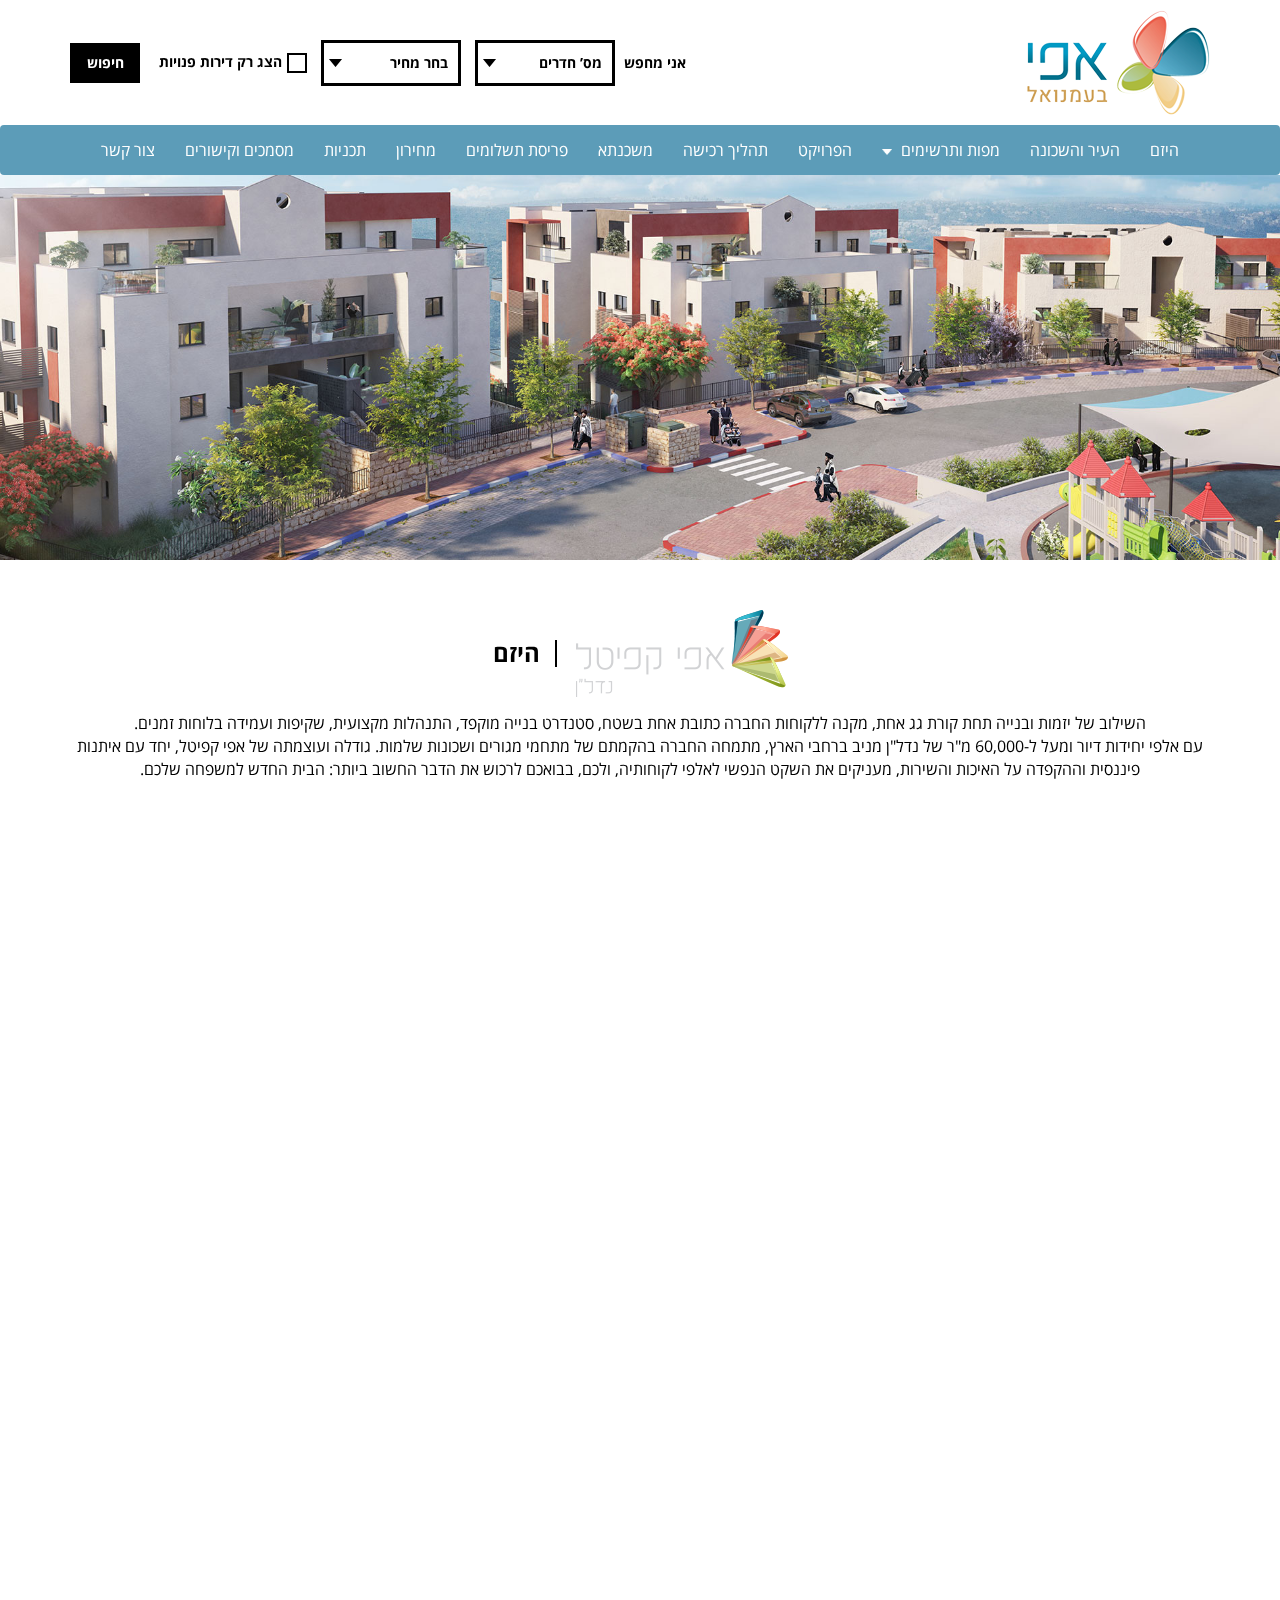
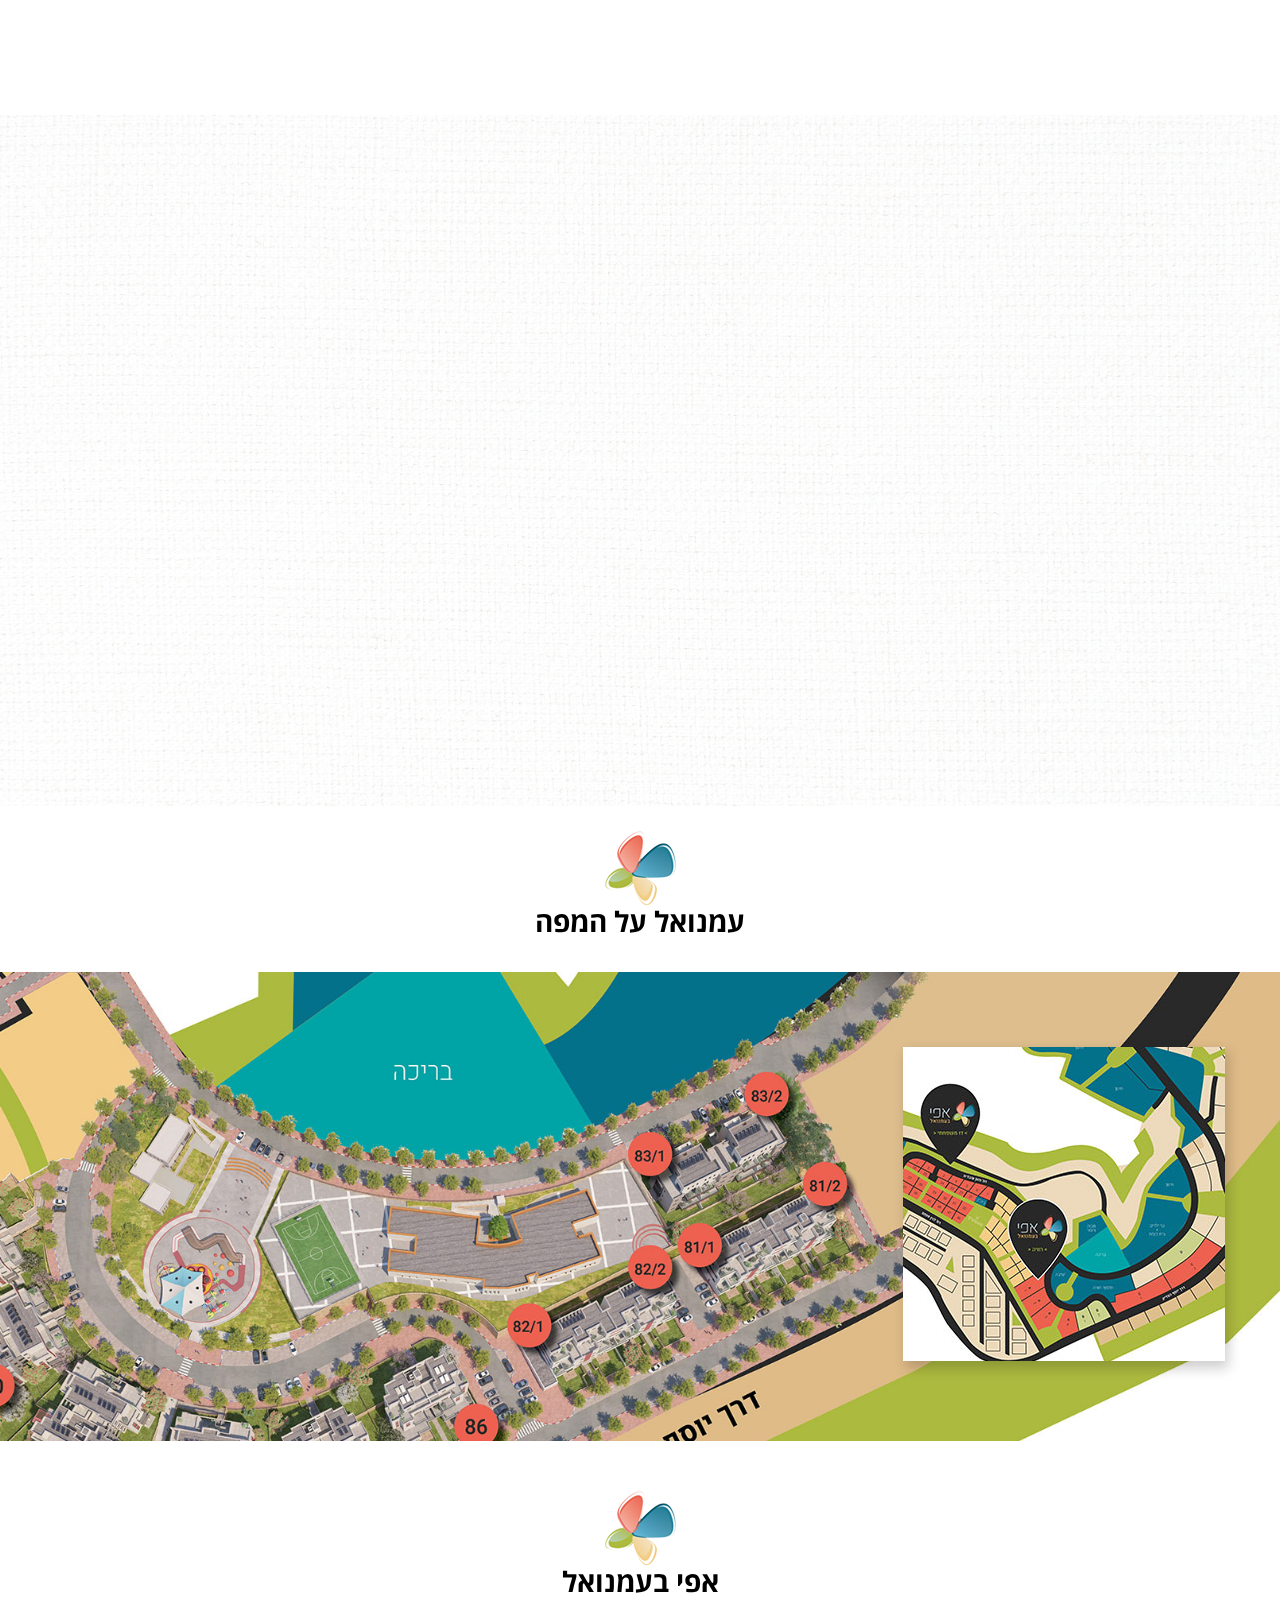
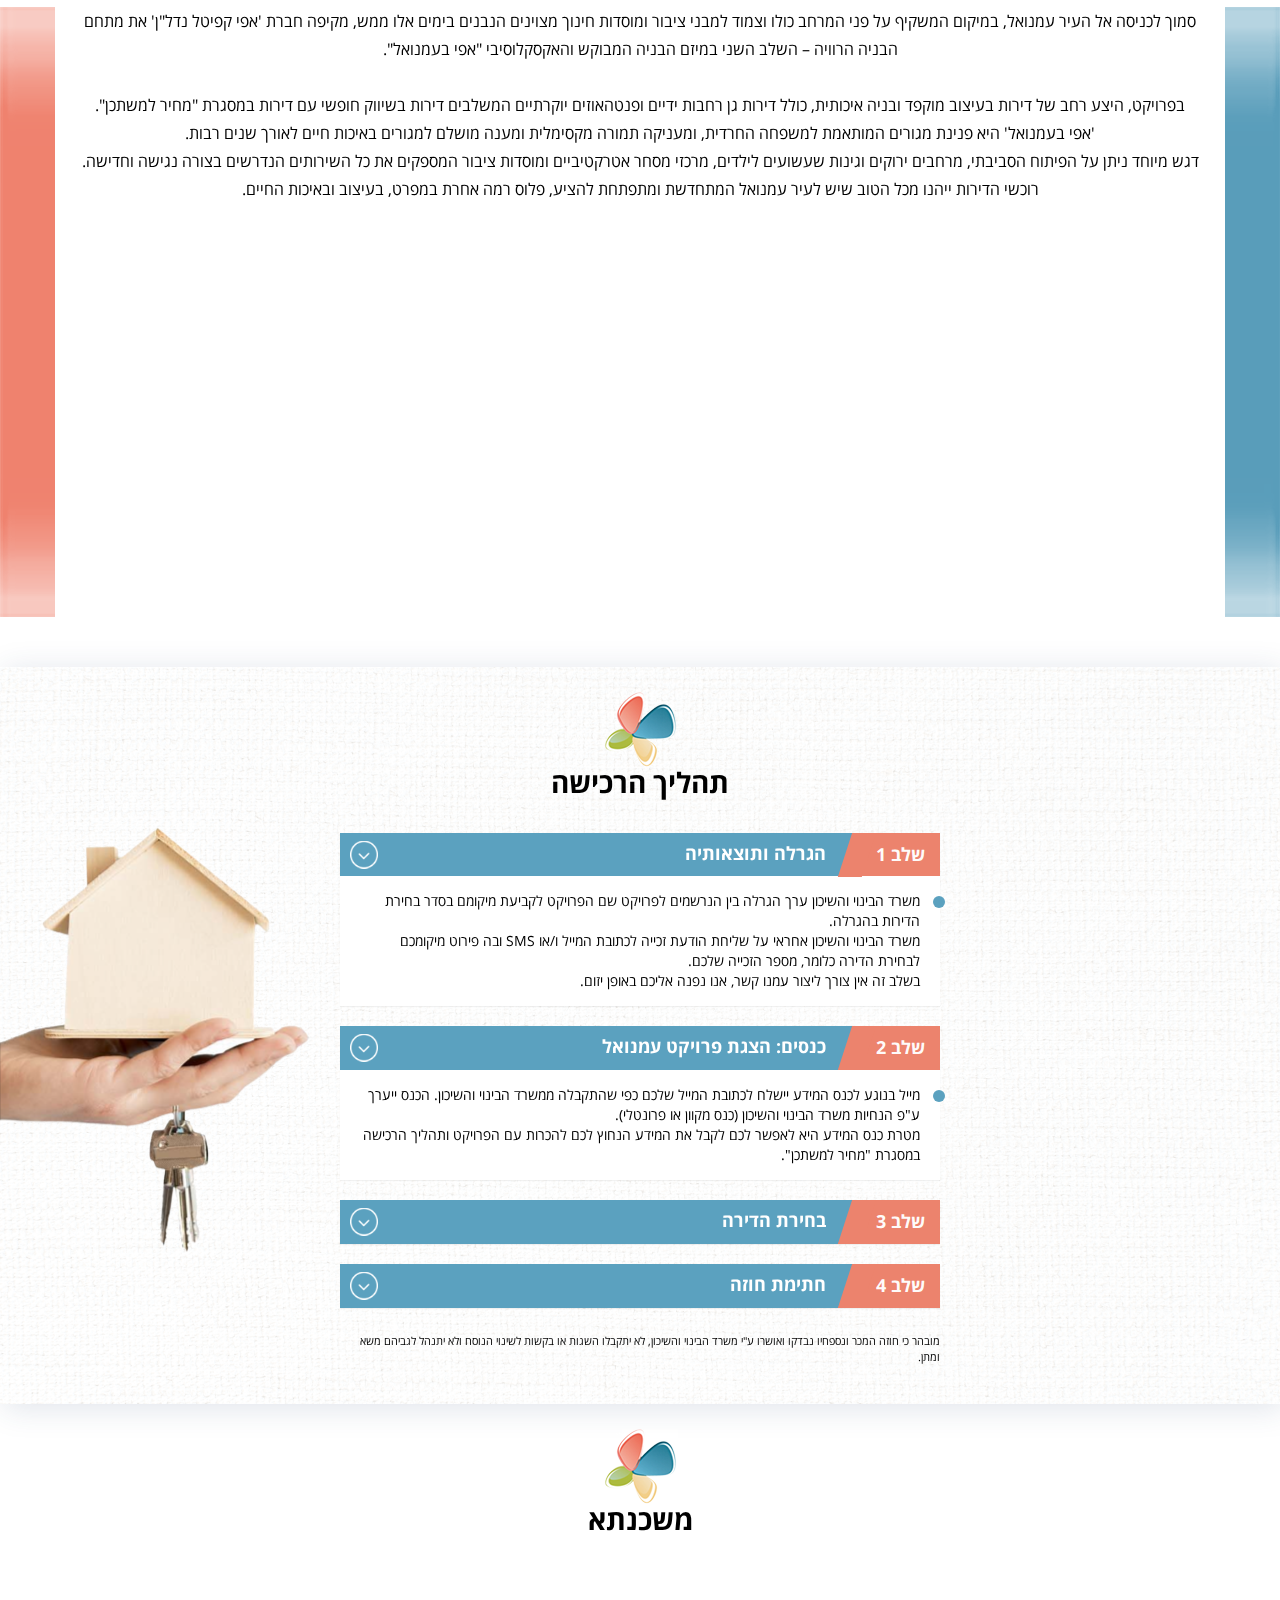
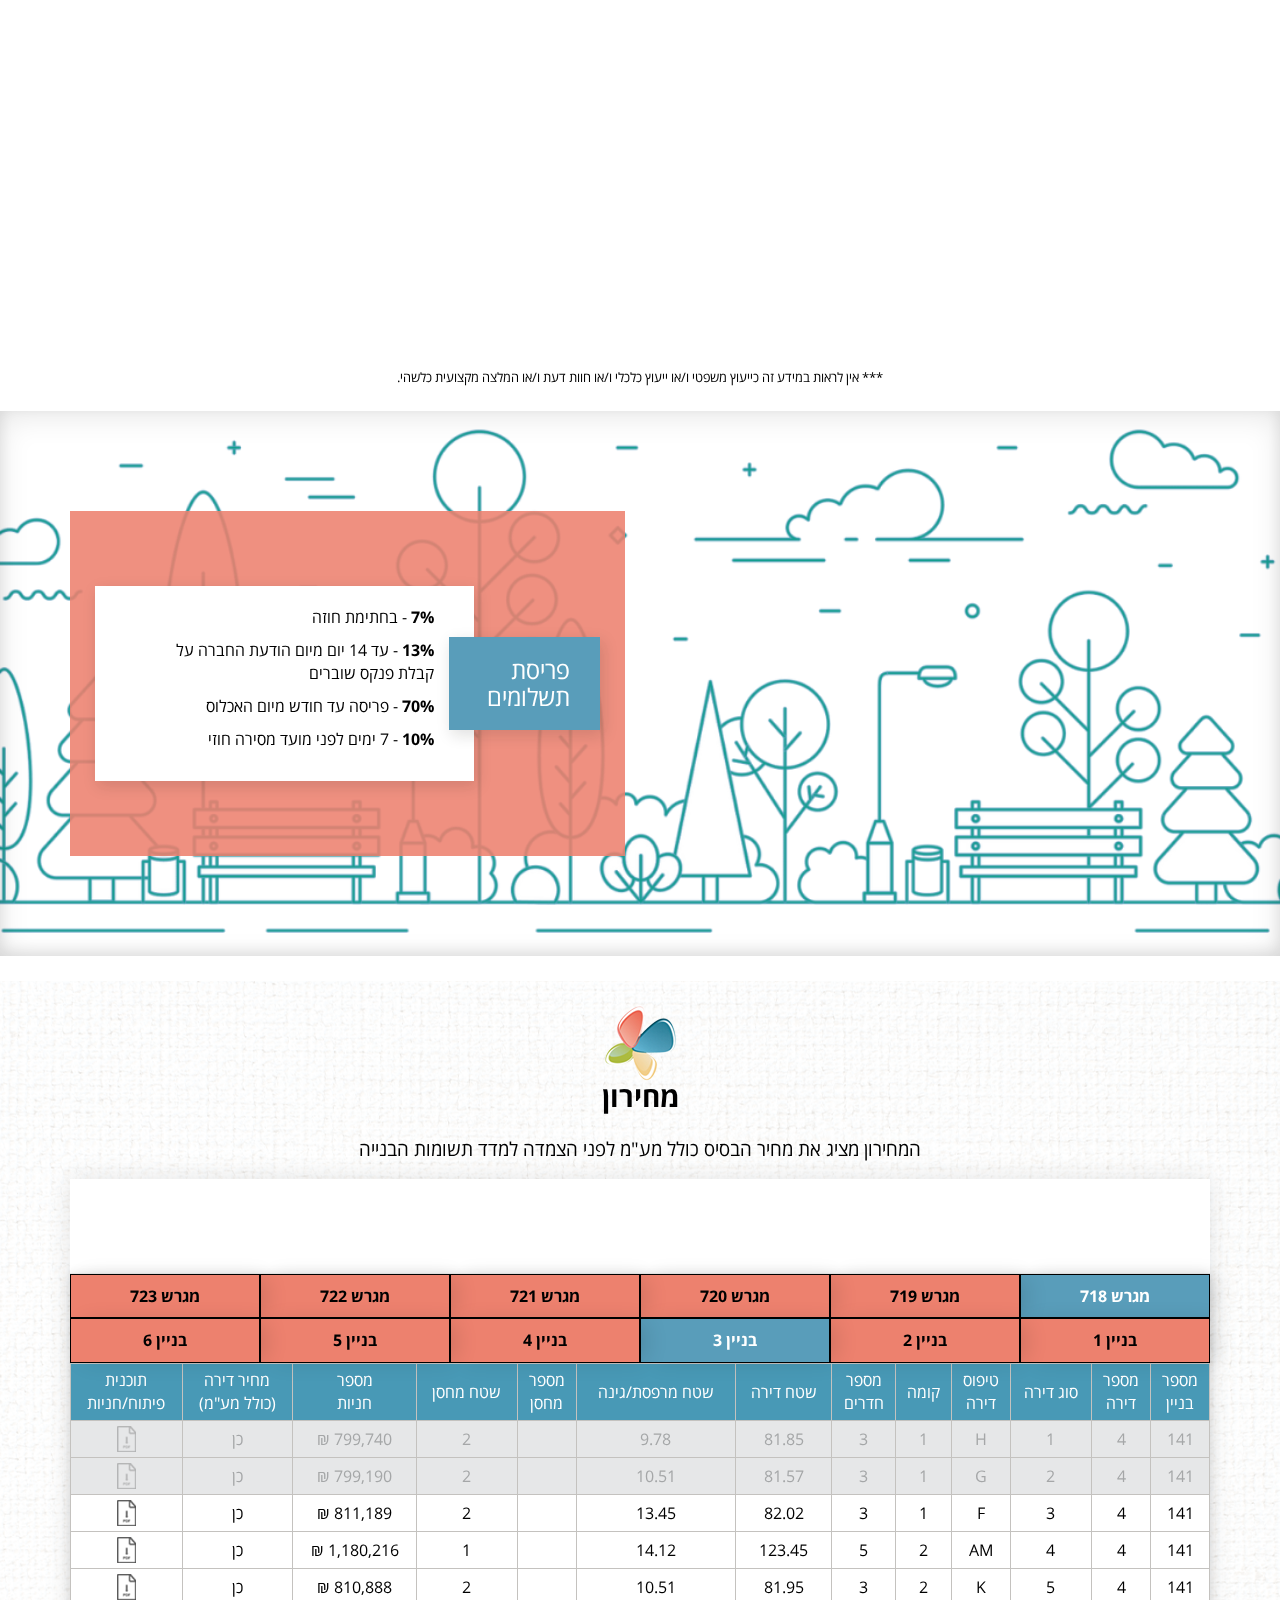
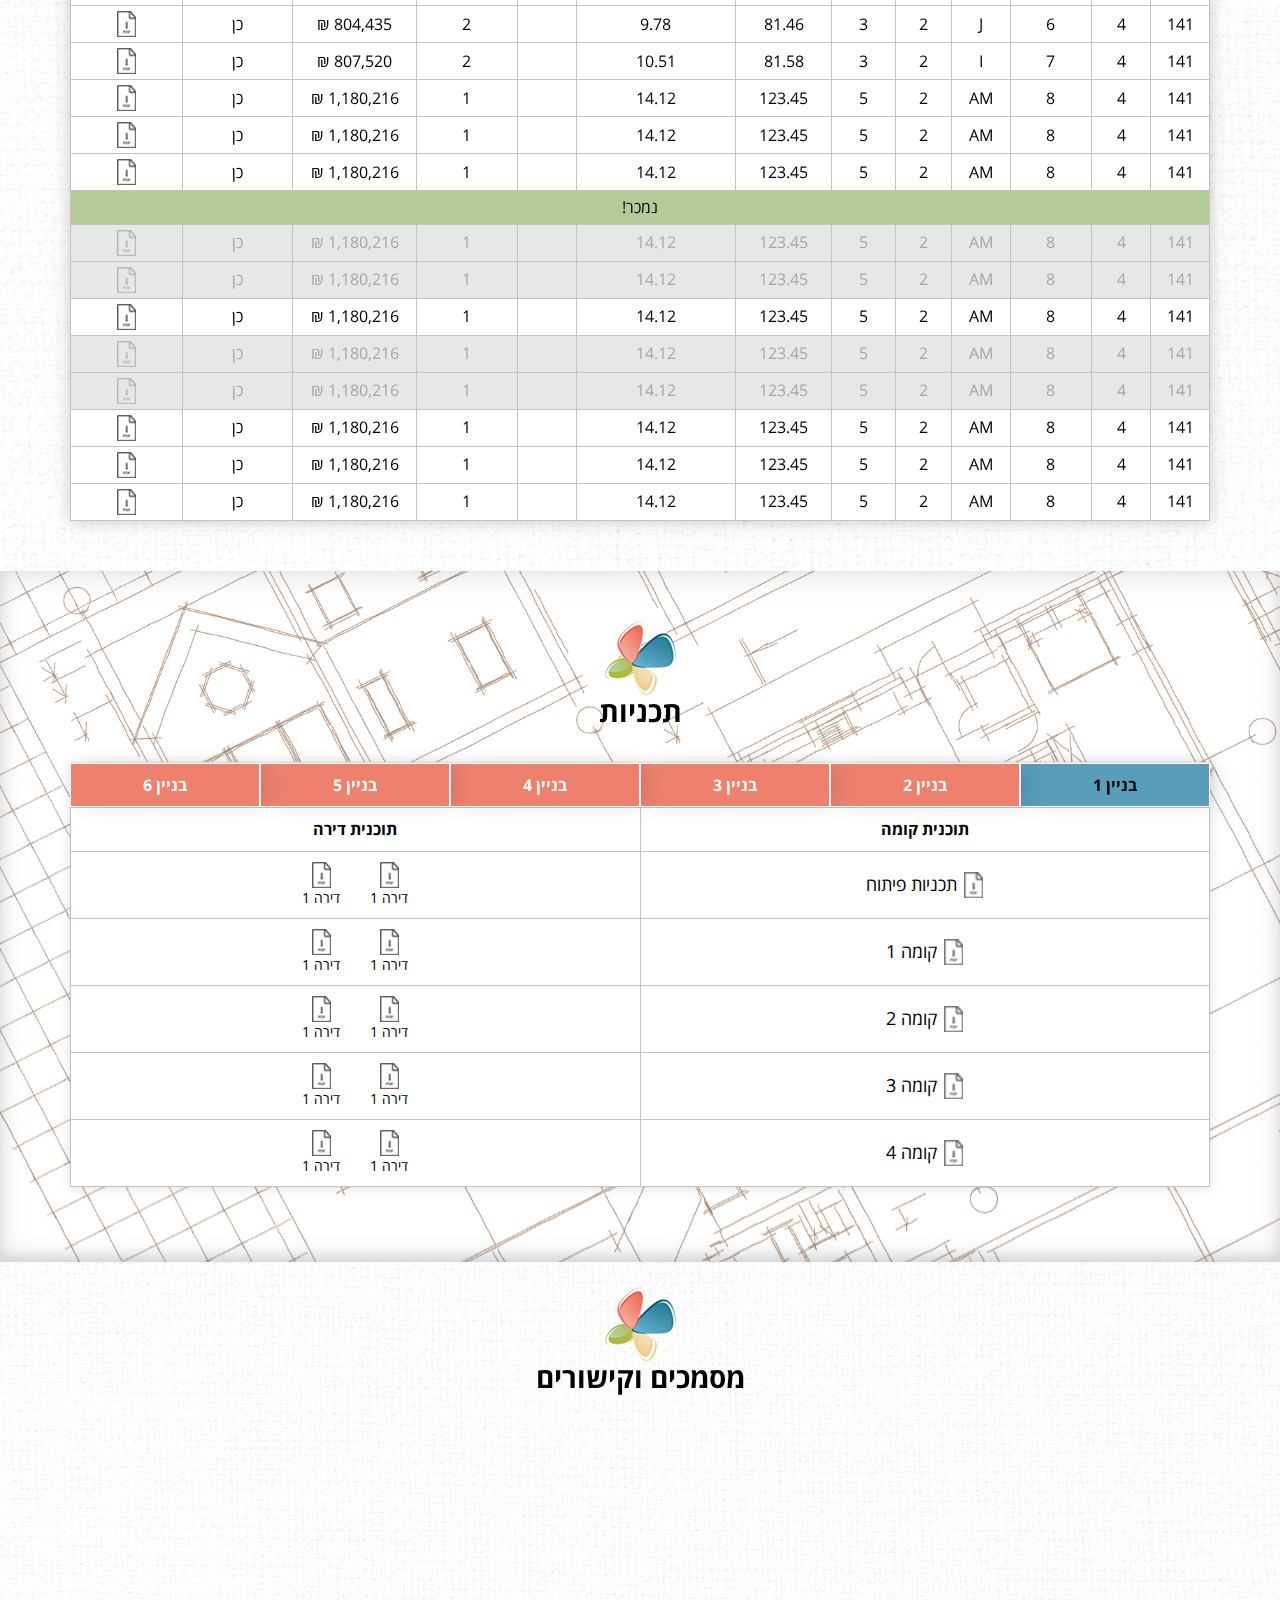
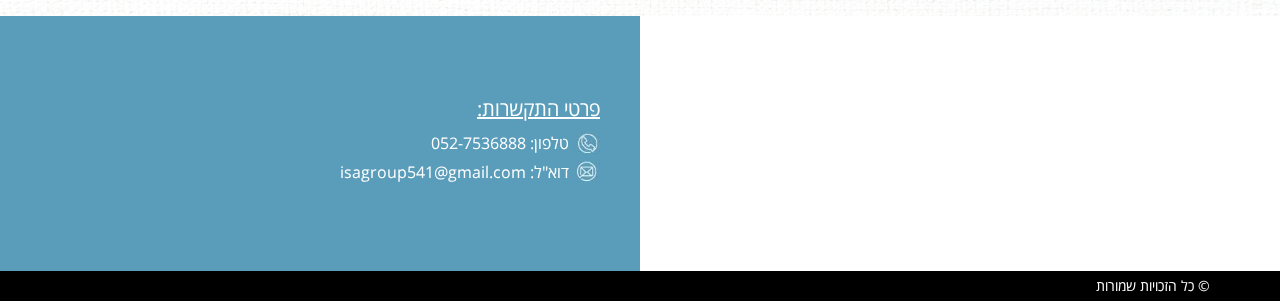
<file: portfolio/hebrew/imanoel/index.html>
<!DOCTYPE html>
<html lang="he">
    <head>
        <title>Imanoel</title>

        <meta charset="utf-8" />
        <meta name="viewport" content="width=device-width, initial-scale=1.0" />

        <link rel="stylesheet" href="css/bootstrap.min.css" />
        <link rel="stylesheet" href="css/bootstrap-rtl.min.css" />
        <link rel="stylesheet" href="css/aos.css" />
        <link rel="stylesheet" href="css/owl.carousel.min.css" />
        <link rel="stylesheet" href="css/owl.theme.default.min.css" />
        <link rel="stylesheet" href="css/style.css" />
    </head>
    <body>
        <header>
            <section class="head_sec_one">
                <div class="container">
                    <div class="row">
                        <div class="col-xs-12 col-sm-2 col-md-3 col-lg-3 vcenter">
                            <div class="logo">
                                <a href=""><img src="images/001.png" alt="logo" class="img-responsive" /></a>
                            </div>
                        </div><!--
                        --><div class="col-xs-12 col-sm-10 col-md-9 col-lg-9 vcenter">
                            <div class="header_form">
                                <form class="searchBox">
                                    <label>אני מחפש</label>
                                    <select>
                                        <option value="מס’ חדרים" disabled selected>מס’ חדרים</option>
                                    </select>
                                    <select>
                                        <option value="בחר מחיר" disabled selected>בחר מחיר</option>
                                    </select>
                                    <div class="chkbox">
                                        <input type="checkbox" id="chkbxinput" />
                                        <label for="chkbxinput">הצג רק דירות פנויות</label>
                                    </div>
                                    <input type="submit" value="חיפוש" />
                                </form>
                            </div>
                        </div>
                    </div>
                </div>
            </section>

            <section class="nav-sec">
                <nav class="navbar" id="primaryNav">
                    <div class="container">
                        <div class="navbar-header">
                            <button type="button" class="navbar-toggle" data-toggle="collapse" data-target="#myNavbar">
                                <span class="icon-bar"></span>
                                <span class="icon-bar"></span>
                                <span class="icon-bar"></span>
                            </button>
                            <a class="navbar-brand" href="#"><img src="images/001.png" alt="logo" class="img-responsive" /></a>
                        </div>
                        <div class="collapse navbar-collapse" id="myNavbar">
                            <ul class="nav navbar-nav">
                                <li><a href="javascript:;" id="developer">היזם</a></li>
                                <li><a href="javascript:;">העיר והשכונה</a></li>
                                <li class="dropdown">
                                    <a class="dropdown-toggle" data-toggle="dropdown" href="javascript:;" id="">מפות ותרשימים <img src="images/white-down-arrow.png" alt="image" /></a>
                                    <ul class="dropdown-menu">
                                        <li><a href="javascript:;" id="" class="dropdown-item">מפת הסביבה</a></li>
                                        <li><a href="javascript:;" id="" class="dropdown-item">תרשים העמדת בניינים</a></li>
                                    </ul>
                                </li>
                                <li><a href="javascript:;" id="project">הפרויקט</a></li>
                                <li><a href="javascript:;" id="purchase">תהליך רכישה</a></li>
                                <li><a href="javascript:;" id="mortgage">משכנתא</a></li>
                                <li><a href="javascript:;" id="">פריסת תשלומים</a></li>
                                <li><a href="javascript:;" id="pricelist">מחירון</a></li>
                                <li><a href="javascript:;" id="plans">תכניות</a></li>
                                <li><a href="javascript:;" id="document">מסמכים וקישורים</a></li>
                                <li><a href="javascript:;" id="contact">צור קשר</a></li>
                            </ul>
                        </div>
                    </div>
                </nav>
            </section>
        </header>

        <main>
            <section class="sec_one">
                <div class="container-fluid">
                    <div class="row">
                        <div class="col-xs-12 col-sm-12 col-md-12 col-lg-12 px-0" data-aos="fade-up">
                            <div class="banner"></div>
                        </div>
                    </div>
                </div>
            </section>

            <section class="sec_two">
                <div class="container">
                    <div class="row">
                        <div class="col-xs-12 col-sm-12 col-md-12 col-lg-12 text-center">
                            <div class="sec_two_logo">
                                <img src="images/003.png" alt="image" class="img-responsive" />
                                <h3>היזם</h3>
                            </div>
                            <div class="sec_two_desc">
                                <p>
                                    השילוב של יזמות ובנייה תחת קורת גג אחת, מקנה ללקוחות החברה כתובת אחת בשטח, סטנדרט בנייה מוקפד, התנהלות מקצועית, שקיפות ועמידה בלוחות זמנים.<br />
                                    עם אלפי יחידות דיור ומעל ל-60,000 מ"ר של נדל"ן מניב ברחבי הארץ, מתמחה החברה בהקמתם של מתחמי מגורים ושכונות שלמות. גודלה ועוצמתה של אפי קפיטל, יחד עם איתנות פיננסית וההקפדה על האיכות והשירות, מעניקים את
                                    השקט הנפשי לאלפי לקוחותיה, ולכם, בבואכם לרכוש את הדבר החשוב ביותר: הבית החדש למשפחה שלכם.
                                </p>
                            </div>
                        </div>
                    </div>
                    <div class="row">
                        <div class="col-xs-12 col-sm-6 col-md-6 col-lg-6 p-5" data-aos="flip-left">
                            <div class="sec_two_content">
                                <div class="sec_two_image_text">
                                    <h5>אור עקיבא</h5>
                                    <p>348 יחידות</p>
                                </div>
                                <div class="sec_two_image">
                                    <img src="images/004.jpg" alt="image" class="img-responsive" />
                                </div>
                            </div>
                        </div>
                        <div class="col-xs-12 col-sm-6 col-md-6 col-lg-6 p-5" data-aos="flip-right">
                            <div class="sec_two_content">
                                <div class="sec_two_image_text">
                                    <h5>קריית מוצקין</h5>
                                    <p>339 יחידות</p>
                                </div>
                                <div class="sec_two_image">
                                    <img src="images/005.jpg" alt="image" class="img-responsive" />
                                </div>
                            </div>
                        </div>
                        <div class="col-xs-12 col-sm-6 col-md-6 col-lg-6 p-5" data-aos="flip-left">
                            <div class="sec_two_content">
                                <div class="sec_two_image_text">
                                    <h5>בית שמש</h5>
                                    <p>640 יחידות</p>
                                </div>
                                <div class="sec_two_image">
                                    <img src="images/006.jpg" alt="image" class="img-responsive" />
                                </div>
                            </div>
                        </div>
                        <div class="col-xs-12 col-sm-6 col-md-6 col-lg-6 p-5" data-aos="flip-right">
                            <div class="sec_two_content">
                                <div class="sec_two_image_text">
                                    <h5>ראש העין</h5>
                                    <p>276 יחידות</p>
                                </div>
                                <div class="sec_two_image">
                                    <img src="images/007.jpg" alt="image" class="img-responsive" />
                                </div>
                            </div>
                        </div>
                        <div class="col-xs-12 col-sm-6 col-md-6 col-lg-6 p-5" data-aos="flip-left">
                            <div class="sec_two_content">
                                <div class="sec_two_image_text">
                                    <h5>רמת שלמה, ירושלים</h5>
                                    <p>136 יחידות</p>
                                </div>
                                <div class="sec_two_image">
                                    <img src="images/008.jpg" alt="image" class="img-responsive" />
                                </div>
                            </div>
                        </div>
                        <div class="col-xs-12 col-sm-6 col-md-6 col-lg-6 p-5" data-aos="flip-right">
                            <div class="sec_two_content">
                                <div class="sec_two_image_text">
                                    <h5>גדרה</h5>
                                    <p>446 יחידות</p>
                                </div>
                                <div class="sec_two_image">
                                    <img src="images/009.jpg" alt="image" class="img-responsive" />
                                </div>
                            </div>
                        </div>
                    </div>
                    <div class="row">
                        <div class="col-xs-12 col-sm-12 col-md-12 col-lg-12" data-aos="fade-up">
                            <div class="illustrate_text">
                                <p>ההדמיות להמחשה בלבד.</p>
                            </div>
                        </div>
                    </div>
                </div>
            </section>

            <section class="sec_three">
                <div class="container">
                    <div class="row">
                        <div class="col-xs-12 col-sm-12 col-md-4 col-lg-4" data-aos="fade-right">
                            <div class="sec_three_text">
                                <p>
                                    עמנואל, שבמרכז השומרון, חווה בשנים האחרונות תנופת בניה וזרימה של אוכלוסייה צעירה ואיכותית המבקשת לשלב בין חיים בקהילה תורנית חרדית תוססת, לאיכות חיים ומרחבים שלא ניתן למצוא במקומות אחרים.<br />
                                    <br />
                                    שפע מוסדות החינוך לכל הגילאים, מוסדות הציבור הוותיקים ועתודות שטחי הבניה למגורים ולמסחר, הופכים את השכונות החדשות בעיר למבוקשים במיוחד ומביאות קהילות שלימות לקבוע את מושבן בעמנואל המתחדשת.<br />
                                    <br />
                                    ללא ספק, זהו המקום האידאלי עבור משפחה חרדית המבקשת לגדל את ילדיה באושר, ולהנות מאוויר ואווירה, נופים מלוא העין ומרחבים המעניקים שלוות נפש וכר נפלא לחינוך דור העתיד.<br />
                                    <br />
                                    עתודות הבניה בעיר כוללות תב”עות מאושרות ברובע ב’ ובאזורים נוספים של העיר ובעתיד הנראה לעין צפויות לקום בעמנואל מעל ל-14,000 יח"ד נוספות. לכך מתווספת בניית מרכז המסחרי ורפואי העתיד לכלול סניף של "יש חסד",
                                    קופ"ח, ועוד אלפי מ"ר של שטחי מסחר ותעסוקה.
                                </p>
                            </div>
                        </div>
                        <div class="col-xs-12 col-sm-12 col-md-1 col-lg-1"></div>
                        <div class="col-xs-12 col-sm-12 col-md-7 col-lg-7" data-aos="fade-left">
                            <div class="sec_three_left">
                                <div class="sec_three_logo">
                                    <img src="images/013.png" alt="image" class="img-responsive" />
                                    <h3>היישוב</h3>
                                </div>
                                <div class="sec_three_slide">
                                    <div class="owl-carousel owl-theme" id="sec_three_slide">
                                        <div class="item">
                                            <img src="images/010.jpg" alt="image" class="img-responsive" />
                                        </div>
                                        <div class="item">
                                            <img src="images/010.jpg" alt="image" class="img-responsive" />
                                        </div>
                                        <div class="item">
                                            <img src="images/010.jpg" alt="image" class="img-responsive" />
                                        </div>
                                    </div>
                                </div>
                            </div>
                        </div>
                    </div>
                </div>
            </section>

            <section class="sec_four">
                <div class="container">
                    <div class="row">
                        <div class="col-xs-12 col-sm-12 col-md-12 col-lg-12 text-center">
                            <div class="sec_four_logo">
                                <img src="images/013.png" alt="image" class="img-responsive" />
                                <h3>עמנואל על המפה</h3>
                            </div>
                        </div>
                    </div>
                </div>

                <div class="sec_four_map">
                    <div class="container">
                        <div class="row">
                            <div class="col-xs-12 col-sm-12 col-md-12 col-lg-12 px-0">
                                <div class="sec_four_pin">
                                    <div class="sec_four_pin_text">
                                        <p>
                                            מפת<br />
                                            הסביבה
                                        </p>
                                    </div>
                                    <img src="images/015.jpg" alt="image" class="img-responsive" />
                                </div>
                            </div>
                        </div>
                    </div>
                </div>
            </section>

            <section class="sec_five">
                <div class="container">
                    <div class="row">
                        <div class="col-xs-12 col-sm-12 col-md-12 col-lg-12 text-center">
                            <div class="sec_five_logo">
                                <img src="images/013.png" alt="image" class="img-responsive" />
                                <h3>אפי בעמנואל</h3>
                            </div>
                        </div>
                    </div>
                </div>

                <div class="sec_five_desc">
                    <div class="container">
                        <div class="row">
                            <div class="col-xs-12 col-sm-12 col-md-12 col-lg-12">
                                <div class="sec_five_text">
                                    <p>
                                        סמוך לכניסה אל העיר עמנואל, במיקום המשקיף על פני המרחב כולו וצמוד למבני ציבור ומוסדות חינוך מצוינים הנבנים בימים אלו ממש, מקיפה חברת 'אפי קפיטל נדל"ן' את מתחם הבניה הרוויה – השלב השני במיזם הבניה
                                        המבוקש והאקסקלוסיבי "אפי בעמנואל".<br />
                                        <br />
                                        בפרויקט, היצע רחב של דירות בעיצוב מוקפד ובניה איכותית, כולל דירות גן רחבות ידיים ופנטהאוזים יוקרתיים המשלבים דירות בשיווק חופשי עם דירות במסגרת "מחיר למשתכן".<br />
                                        'אפי בעמנואל' היא פנינת מגורים המותאמת למשפחה החרדית, ומעניקה תמורה מקסימלית ומענה מושלם למגורים באיכות חיים לאורך שנים רבות.<br />
                                        דגש מיוחד ניתן על הפיתוח הסביבתי, מרחבים ירוקים וגינות שעשועים לילדים, מרכזי מסחר אטרקטיביים ומוסדות ציבור המספקים את כל השירותים הנדרשים בצורה נגישה וחדישה.<br />
                                        רוכשי הדירות ייהנו מכל הטוב שיש לעיר עמנואל המתחדשת ומתפתחת להציע, פלוס רמה אחרת במפרט, בעיצוב ובאיכות החיים.
                                    </p>
                                </div>
                            </div>
                        </div>

                        <div class="row">
                            <div class="col-md-2"></div>
                            <div class="col-md-8" data-aos="zoom-in">
                                <div class="sec_five_slide">
                                    <div class="owl-carousel owl-theme" id="sec_five_slide">
                                        <div class="item">
                                            <img src="images/018.jpg" alt="image" class="img-responsive" />
                                        </div>
                                        <div class="item">
                                            <img src="images/018.jpg" alt="image" class="img-responsive" />
                                        </div>
                                        <div class="item">
                                            <img src="images/018.jpg" alt="image" class="img-responsive" />
                                        </div>
                                    </div>
                                    <div class="illustrate_text">
                                        <p>ההדמיות להמחשה בלבד.</p>
                                    </div>
                                </div>
                            </div>
                            <div class="col-md-2"></div>
                        </div>
                    </div>
                </div>
            </section>

            <section class="sec_six">
                <div class="container">
                    <div class="row">
                        <div class="col-xs-12 col-sm-12 col-md-12 col-lg-12 text-center">
                            <div class="sec_six_logo">
                                <img src="images/013.png" alt="image" class="img-responsive" />
                                <h3>תהליך הרכישה</h3>
                            </div>
                        </div>
                    </div>
                    <div class="row">
                        <div class="col-md-2"></div>
                        <div class="col-md-8">
                            <div class="panel-group" id="accordion">
                                <div class="panel">
                                    <div class="panel-heading">
                                        <h4 class="panel-title">
                                            <a data-toggle="collapse" data-parent="#accordion" href="#collapseOne">
                                                <div class="title-mark"><span>שלב 1</span></div>
                                                <span>הגרלה ותוצאותיה</span>
                                            </a>
                                        </h4>
                                    </div>
                                    <div id="collapseOne" class="panel-collapse collapse in">
                                        <div class="panel-body">
                                            <p>משרד הבינוי והשיכון ערך הגרלה בין הנרשמים לפרויקט שם הפרויקט לקביעת מיקומם בסדר בחירת הדירות בהגרלה.</p>
                                            <p>משרד הבינוי והשיכון אחראי על שליחת הודעת זכייה לכתובת המייל ו/או SMS ובה פירוט מיקומכם לבחירת הדירה כלומר, מספר הזכייה שלכם.</p>
                                            <p>בשלב זה אין צורך ליצור עמנו קשר, אנו נפנה אליכם באופן יזום.</p>
                                        </div>
                                    </div>
                                </div>
                                <div class="panel">
                                    <div class="panel-heading">
                                        <h4 class="panel-title">
                                            <a data-toggle="collapse" data-parent="#accordion" href="#collapseTwo">
                                                <div class="title-mark"><span>שלב 2</span></div>
                                                <span>כנסים: הצגת פרויקט עמנואל</span>
                                            </a>
                                        </h4>
                                    </div>
                                    <div id="collapseTwo" class="panel-collapse collapse in">
                                        <div class="panel-body">
                                            <p>מייל בנוגע לכנס המידע יישלח לכתובת המייל שלכם כפי שהתקבלה ממשרד הבינוי והשיכון. הכנס ייערך ע"פ הנחיות משרד הבינוי והשיכון (כנס מקוון או פרונטלי).</p>
                                            <p>מטרת כנס המידע היא לאפשר לכם לקבל את המידע הנחוץ לכם להכרות עם הפרויקט ותהליך הרכישה במסגרת "מחיר למשתכן".</p>
                                        </div>
                                    </div>
                                </div>
                                <div class="panel">
                                    <div class="panel-heading">
                                        <h4 class="panel-title">
                                            <a data-toggle="collapse" data-parent="#accordion" href="#collapseThree">
                                                <div class="title-mark"><span>שלב 3</span></div>
                                                <span>בחירת הדירה</span>
                                            </a>
                                        </h4>
                                    </div>
                                    <div id="collapseThree" class="panel-collapse collapse">
                                        <div class="panel-body">
                                            <p>מועד בחירת הדירה יתקיים כ-9 ימים קלנדריים ממועד הכנס / שליחת הכנס המקוון (מס' הימים משתנה בהתאם לדרישות משרד הבינוי והשיכון).</p>
                                            <p>הזמנה אישית לפגישה שאורכה המקסימלי הינו 45 דקות תישלח אל כתובת המייל כפי שהתקבלה ממשרד הבינוי והשיכון. <b>המועד אליו תזומנו הינו קבוע ואינו ניתן לשינוי. </b>זוכה שיבחר שלא להגיע, ייתכן ותאבד זכאותו בפרויקט בכפוף להוראות משרד הבינוי והשיכון.</p>
                                            <p>זימון למועד זה יתבצע עפ"י סדר הזכייה בכפוף לנהלים של משרד הבינוי והשיכון ויחל בדיוק בשעה אליה זומנתם, ועל כן חשוב להקפיד ולהגיע <b> לפחות 15 דקות</b> לפני תחילת הפגישה לצורך רישום והצגת מסמכים.</p>
                                            <p>אנא הקפידו להגיע המסמכים הבאים: תעודות זהות של הזוכים (כולל ספח), הודעת זכייה מטעם משרד הבינוי והשיכון, <b> אישור זכאות בתוקף </b> שיק על סך 2,000 ₪ דמי הרשמה. <b>במידה ותבחרו שלא להמשיך בתהליך רכישת הדירה- דמי ההרשמה לא יוחזרו.</b></p>
                                            <p>במידה ונבצר מאחד מכם להגיע - יש להצטייד ביייפוי כח עפ"י נוסח החברה אותו יש להדפיס <b>מהפרק מסמכים וקישורים באתר זה.</b> ללא יייפוי כח זה - לא תתאפשר בחירת דירה.</p>
                                            <p>במידה ומגיע צד שלישי לבחור עבורכם את הדירה - יש להצטייד <b>ביייפוי כח נוטריוני</b>, עפ"י נוסח החברה, אותו יש להדפיס מהפרק מסמכים וקישורים באתר זה. ללא יייפוי כח זה - לא תתאפשר בחירת דירה.</p>
                                            <p>לאחר בחירת הדירה ובתום הזמן המוקצב, תתבקשו לחתום על טופס המשריין עבורכם את הדירה עד למועד חתימת החוזה. הבחירה הינה סופית, ואינה ניתנת לשינוי.</p>
                                            <p>במהלך תקופה זו אנו נעדכן באתר הפרויקט את מלאי הדירות הקיים בהתאם לקצב התקדמות הבחירות.</p>
                                        </div>
									    <div class="note">
											<p>מובהר כי חוזה המכר ונספחיו נבדקו ואושרו ע"י משרד הבינוי והשיכון, לא יתקבלו השגות או בקשות לשינוי הנוסח ולא יתנהל לגביהם משא ומתן.</p>
										</div>	
                                    </div>
                                </div>
                                <div class="panel">
                                    <div class="panel-heading">
                                        <h4 class="panel-title">
                                            <a data-toggle="collapse" data-parent="#accordion" href="#collapseFour">
                                                <div class="title-mark"><span>שלב 4</span></div>
                                                <span>חתימת חוזה</span>
                                            </a>
                                        </h4>
                                    </div>
                                    <div id="collapseFour" class="panel-collapse collapse">
                                        <div class="panel-body">
                                            <p>חתימה על חוזה המכר תתקיים תוך 30 ימים קלנדריים ממועד בחירת הדירה.</p>
                                            <p>הזמנה למועד זה תימסר לכם במועד בחירת הדירה.</p>
                                            <p>לחתימת החוזה יש להגיע מצוידים בתעודות זהות + ספח ושיק עבור שכר טרחת עורך דין. חתימת החוזה תתבצע בנוכחות שני בני הזוג.</p>
                                            <p>במידה ונבצר מאחד הזוכים להגיע, יש להצטייד <b> ביייפוי כח נוטריוני </b> עפ"י נוסח אותו יש להדפיס <b>מהפרק מסמכים וקישורים באתר זה. </b>ללא יייפוי כח זה - לא תתבצע חתימה על החוזה.</p>
                                            <p>חוזה המכר ונספחיו נבדקו ואושרו ע"י משרד הבינוי והשיכון.</p>
                                        </div>
                                    </div>
                                </div>
                            </div>
                            <div class="note">
                                <p>מובהר כי חוזה המכר ונספחיו נבדקו ואושרו ע"י משרד הבינוי והשיכון, לא יתקבלו השגות או בקשות לשינוי הנוסח ולא יתנהל לגביהם משא ומתן.</p>
                            </div>
                        </div>
                        <div class="col-md-2"></div>
                    </div>
                </div>
            </section>

            <section class="sec_seven">
                <div class="container">
                    <div class="row">
                        <div class="col-xs-12 col-sm-12 col-md-12 col-lg-12 text-center">
                            <div class="sec_seven_logo">
                                <img src="images/013.png" alt="image" class="img-responsive" />
                                <h3>משכנתא</h3>
                            </div>
                        </div>
                    </div>
                    <div class="row eq-height">
                        <div class="col-xs-12 col-sm-12 col-md-6 col-lg-6" data-aos="fade-left">
                            <div class="panel">
                                <div class="panel-heading">
                                    <h4 class="panel-title">
                                        <a data-toggle="collapse" href="#mortgageOne">
                                            <span>מה הוא האישור העקרוני?</span>
                                        </a>
                                    </h4>
                                </div>
                                <div id="mortgageOne" class="panel-collapse collapse in">
                                    <div class="panel-body">
                                        <p>
                                            קבלת האישור העקרוני הכרחית עבורם טרם בחירת הדירה בכדי שתהיו בטוחים כי הבנק יעניק לכם את המימון עבור רכישת הדירה. לרוב, הריביות שמוצגות באישור זה מותנות בלקיחת ההלוואה תוך 12-14 ימים קלנדריים ולכן
                                            אין צורך להתייחס לריביות, אלא רק לאישור העקרוני על גובה המשכנתא בלבד.<br />
                                            <br />
                                            האישור העקרוני הוא השלב הראשון בדרך לקבלת משכנתא והוא מהווה מסמך ראשוני באמצעותו אתם לומדים האם הבנק יאפשר לכם לקבל משכנתא ובאילו תנאים לפי מספר קריטריונים: הכנסה, ותק תעסוקתי, ערב מלווה, אחוזי
                                            מימון מהנכס הנרכש וכו'.<br />
                                            <br />
                                            זכרו, כל עוד לא חתמתם על חוזה לרכישת הדירה, הבנק לא מאשר משכנתא ספציפית לפרויקט ולכן יונפק לכם אישור "כללי". רק לאחר שיועבד חוזה הרכישה האישי שלכם, יבדוק הבנק את הנתונים וינפיק את האישורים
                                            המתאימים.
                                        </p>
                                    </div>
                                </div>
                            </div>
                        </div>
                        <div class="col-xs-12 col-sm-12 col-md-6 col-lg-6" data-aos="fade-right">
                            <div class="panel">
                                <div class="panel-heading">
                                    <h4 class="panel-title">
                                        <a data-toggle="collapse" href="#mortgageTwo">
                                            <span>מה אחוז המימון המקסימלי אותו ניתן לקבל?</span>
                                        </a>
                                    </h4>
                                </div>
                                <div id="mortgageTwo" class="panel-collapse collapse in">
                                    <div class="panel-body">
                                        <p>
                                            אחוז המימון המקסימלי אותו מאפשר בנק ישראל הינו עד 75% משווי הנכס ביחס לעלותו בשוק החופשי.<br />
                                            במסגרת "מחיר למשתכן" מתאפשר מצב בו אחוז המימון ביחס למחיר הדירה עולה על 75% ובתנאי שהתקיימו שני תנאים:
                                        </p>
                                        <ul>
                                            <li>הרוכש העמיד 100,000 ₪ לפחות הון עצמי.</li>
                                            <li>שווי הידרה הנרכשת לא יעלה על 1,800,000 ₪.</li>
                                        </ul>
                                        <p>
                                            במידה והבנק יאשר את אחוז המימון על פי שווי השוק של הדירה, הוא ידרוש טרם ביצוע המשכנתא ביצוע שמאות ע"י שמאי חיצוני שיאשר את שווי השוק. לדוגמה: עבור דירה שמחירה 1,000,000 ₪ אשר מוערכת ב 1,200,000- ₪
                                            ניתן לקבל משכנתא של 75% מ 1,200,000- ₪ = 900,000 ₪ המהווה 90% ממחיר הדירה בחוזה.<br />
                                            <br />
                                            זכרו: הבנק ראשי לסרב לתת משכנתא ללקוח או לסרב לתת 75% מימון, קבלת משכנתא מתבצעת בהתאם לשיקול דעתו של הבנק ובהתאם לנתוניו האישיים של הרוכש. אנו ממליצים לבצע את הבדיקות שלכם במספר בנקים שונים על מנת
                                            לקבל את התנאים הטובים ביותר עבורכם.
                                        </p>
                                    </div>
                                </div>
                            </div>
                        </div>
                    </div>
                    <div class="row">
                        <div class="col-xs-12 col-sm-12 col-md-12 col-lg-12 text-center">
                            <div class="legal">
                                <p>*** אין לראות במידע זה כייעוץ משפטי ו/או ייעוץ כלכלי ו/או חוות דעת ו/או המלצה מקצועית כלשהי.</p>
                            </div>
                        </div>
                    </div>
                </div>

                <div class="sec_seven_inner">
                    <div class="container">
                        <div class="row">
                            <div class="col-xs-12 col-sm-3 col-md-5 col-lg-6"></div>
                            <div class="col-xs-12 col-sm-9 col-md-7 col-lg-6">
                                <div class="layout_payment">
                                    <div class="layout-right">
                                        <div class="layout-title">
                                            <h4>
                                                פריסת<br />
                                                תשלומים
                                            </h4>
                                        </div>
                                    </div><!--
                                    --><div class="layout-left">
                                        <p><strong>7%</strong> - בחתימת חוזה</p>
                                        <p>
                                            <strong>13%</strong> - עד 14 יום מיום הודעת החברה על<br />
                                            קבלת פנקס שוברים
                                        </p>
                                        <p><strong>70%</strong> - פריסה עד חודש מיום האכלוס</p>
                                        <p><strong>10%</strong> - 7 ימים לפני מועד מסירה חוזי</p>
                                    </div>
                                </div>
                            </div>
                        </div>
                    </div>
                </div>
            </section>

            <section class="sec_eight">
                <div class="container">
                    <div class="row">
                        <div class="col-xs-12 col-sm-12 col-md-12 col-lg-12 text-center">
                            <div class="sec_eight_logo">
                                <img src="images/013.png" alt="image" class="img-responsive" />
                                <h3>מחירון</h3>
                                <p>המחירון מציג את מחיר הבסיס כולל מע"מ לפני הצמדה למדד תשומות הבנייה</p>
                            </div>
                        </div>
                    </div>
                    <div class="row">
                        <div class="col-xs-12 col-sm-12 col-md-12 col-lg-12 text-center">
                            <div class="price_list">
                                <form class="searchBox">
                                    <div class="top_form" data-aos="fade-top">
                                        <label>אני מחפש</label>
                                        <select>
                                            <option value="מס’ חדרים" disabled="" selected="">מס’ חדרים</option>
                                        </select>
                                        <select>
                                            <option value="בחר מחיר" disabled="" selected="">בחר מחיר</option>
                                        </select>
                                        <div class="chkbox">
                                            <input type="checkbox" id="chkbxinputt" />
                                            <label for="chkbxinputt">הצג רק דירות פנויות</label>
                                        </div>
                                        <input type="submit" value="חיפוש" />
                                    </div>
                                    <div class="form_table table_section1 bottomforminner">
                                        <div class="table-block">
                                            <div class="tab_table tab_table1">
                                                <div class="bootstrap-tab">
                                                    <ul class="nav">
                                                        <li class="active"><a data-toggle="tab" href="#maintab1">מגרש 718</a></li>
                                                        <li><a data-toggle="tab" href="#maintab2">מגרש 719</a></li>
                                                        <li><a data-toggle="tab" href="#maintab3">מגרש 720</a></li>
                                                        <li><a data-toggle="tab" href="#maintab4">מגרש 721</a></li>
                                                        <li><a data-toggle="tab" href="#maintab5">מגרש 722</a></li>
                                                        <li><a data-toggle="tab" href="#maintab6">מגרש 723</a></li>
                                                    </ul>
                                                    <ul class="nav">
                                                        <li><a data-toggle="tab" href="#maintab7">בניין 1</a></li>
                                                        <li><a data-toggle="tab" href="#maintab8">בניין 2</a></li>
                                                        <li class="active"><a data-toggle="tab" href="#maintab9" aria-expanded="true">בניין 3</a></li>
                                                        <li><a data-toggle="tab" href="#maintab10">בניין 4</a></li>
                                                        <li><a data-toggle="tab" href="#maintab11">בניין 5</a></li>
                                                        <li><a data-toggle="tab" href="#maintab12">בניין 6</a></li>
                                                    </ul>
                                                </div>
                                                <div class="tab-content">
                                                    <div id="maintab1" class="tab-pane fade"></div>
                                                    <div id="maintab2" class="tab-pane fade"></div>
                                                    <div id="maintab3" class="tab-pane fade"></div>
                                                    <div id="maintab4" class="tab-pane fade"></div>
                                                    <div id="maintab5" class="tab-pane fade"></div>
                                                    <div id="maintab6" class="tab-pane fade"></div>
                                                    <div id="maintab7" class="tab-pane fade"></div>
                                                    <div id="maintab8" class="tab-pane fade"></div>
                                                    <div id="maintab9" class="tab-pane fade active in">
                                                        <table class="table_block21">
                                                            <thead>
                                                                <tr>
                                                                    <th>מספר<br/>בניין</th>
                                                                    <th>מספר<br/>דירה</th>
                                                                    <th>סוג דירה</th>
                                                                    <th>טיפוס<br/>דירה</th>
                                                                    <th>קומה</th>
                                                                    <th>מספר<br/>חדרים</th>
                                                                    <th>שטח דירה</th>
                                                                    <th>שטח מרפסת/גינה</th>
                                                                    <th>מספר<br/>מחסן</th>
                                                                    <th>שטח מחסן</th>
                                                                    <th>מספר<br/>חניות</th>
                                                                    <th>מחיר דירה<br/>(כולל מע"מ)</th>
                                                                    <th>תוכנית<br/>פיתוח/חניות</th>
                                                                </tr>
                                                            </thead>
                                                            <tbody>

                                                                <tr class="disabled">
                                                                        <td>141</td>
                                                                        <td>4</td>
                                                                        <td>1</td>
                                                                        <td>H</td>
                                                                        <td>1</td>
                                                                        <td>3</td>
                                                                        <td>81.85</td>
                                                                        <td>9.78</td>
                                                                        <td></td>
                                                                        <td>2</td>
                                                                        <td>799,740 ₪</td>
                                                                        <td>כן</td>
                                                                        <td><span><a href="#" target="_blank"><img src="images/031.png"></a></span></td>
                                                                </tr>
                                                                                
                                                                <tr class="disabled">
                                                                        <td>141</td>
                                                                        <td>4</td>
                                                                        <td>2</td>
                                                                        <td>G</td>
                                                                        <td>1</td>
                                                                        <td>3</td>
                                                                        <td>81.57</td>
                                                                        <td>10.51</td>
                                                                        <td></td>
                                                                        <td>2</td>
                                                                        <td>799,190 ₪</td>
                                                                        <td>כן</td>
                                                                        <td><span><a href="#" target="_blank"><img src="images/031.png"></a></span></td>
                                                                </tr>
                                                                                
                                                                <tr>
                                                                        <td>141</td>
                                                                        <td>4</td>
                                                                        <td>3</td>
                                                                        <td>F</td>
                                                                        <td>1</td>
                                                                        <td>3</td>
                                                                        <td>82.02</td>
                                                                        <td>13.45</td>
                                                                        <td></td>
                                                                        <td>2</td>
                                                                        <td>811,189 ₪</td>
                                                                        <td>כן</td>
                                                                        <td><span><a href="#" target="_blank"><img src="images/031.png"></a></span></td>
                                                                </tr>
                                                                                
                                                                <tr>
                                                                        <td>141</td>
                                                                        <td>4</td>
                                                                        <td>4</td>
                                                                        <td>AM</td>
                                                                        <td>2</td>
                                                                        <td>5</td>
                                                                        <td>123.45</td>
                                                                        <td>14.12</td>
                                                                        <td></td>
                                                                        <td>1</td>
                                                                        <td>1,180,216 ₪</td>
                                                                        <td>כן</td>
                                                                        <td><span><a href="#" target="_blank"><img src="images/031.png"></a></span></td>
                                                                </tr>
                                                                                
                                                                <tr>
                                                                        <td>141</td>
                                                                        <td>4</td>
                                                                        <td>5</td>
                                                                        <td>K</td>
                                                                        <td>2</td>
                                                                        <td>3</td>
                                                                        <td>81.95</td>
                                                                        <td>10.51</td>
                                                                        <td></td>
                                                                        <td>2</td>
                                                                        <td>810,888 ₪</td>
                                                                        <td>כן</td>
                                                                        <td><span><a href="#" target="_blank"><img src="images/031.png"></a></span></td>
                                                                </tr>
                                                                                
                                                                <tr>
                                                                        <td>141</td>
                                                                        <td>4</td>
                                                                        <td>6</td>
                                                                        <td>J</td>
                                                                        <td>2</td>
                                                                        <td>3</td>
                                                                        <td>81.46</td>
                                                                        <td>9.78</td>
                                                                        <td></td>
                                                                        <td>2</td>
                                                                        <td>804,435 ₪</td>
                                                                        <td>כן</td>
                                                                        <td><span><a href="#" target="_blank"><img src="images/031.png"></a></span></td>
                                                                </tr>
                                                                                
                                                                <tr>
                                                                        <td>141</td>
                                                                        <td>4</td>
                                                                        <td>7</td>
                                                                        <td>I</td>
                                                                        <td>2</td>
                                                                        <td>3</td>
                                                                        <td>81.58</td>
                                                                        <td>10.51</td>
                                                                        <td></td>
                                                                        <td>2</td>
                                                                        <td>807,520 ₪</td>
                                                                        <td>כן</td>
                                                                        <td><span><a href="#" target="_blank"><img src="images/031.png"></a></span></td>
                                                                </tr>
                                                                                
                                                                <tr>
                                                                        <td>141</td>
                                                                        <td>4</td>
                                                                        <td>8</td>
                                                                        <td>AM</td>
                                                                        <td>2</td>
                                                                        <td>5</td>
                                                                        <td>123.45</td>
                                                                        <td>14.12</td>
                                                                        <td></td>
                                                                        <td>1</td>
                                                                        <td>1,180,216 ₪</td>
                                                                        <td>כן</td>
                                                                        <td><span><a href="#" target="_blank"><img src="images/031.png"></a></span></td>
                                                                </tr>  
                                                                <tr>
                                                                        <td>141</td>
                                                                        <td>4</td>
                                                                        <td>8</td>
                                                                        <td>AM</td>
                                                                        <td>2</td>
                                                                        <td>5</td>
                                                                        <td>123.45</td>
                                                                        <td>14.12</td>
                                                                        <td></td>
                                                                        <td>1</td>
                                                                        <td>1,180,216 ₪</td>
                                                                        <td>כן</td>
                                                                        <td><span><a href="#" target="_blank"><img src="images/031.png"></a></span></td>
                                                                </tr>             
                                                                <tr>
                                                                        <td>141</td>
                                                                        <td>4</td>
                                                                        <td>8</td>
                                                                        <td>AM</td>
                                                                        <td>2</td>
                                                                        <td>5</td>
                                                                        <td>123.45</td>
                                                                        <td>14.12</td>
                                                                        <td></td>
                                                                        <td>1</td>
                                                                        <td>1,180,216 ₪</td>
                                                                        <td>כן</td>
                                                                        <td><span><a href="#" target="_blank"><img src="images/031.png"></a></span></td>
                                                                </tr> 
                                                                <tr class="soldcls">
                                                                    <td colspan="15">נמכר!</td>
                                                                </tr>
                                                                <tr class="disabled">
                                                                        <td>141</td>
                                                                        <td>4</td>
                                                                        <td>8</td>
                                                                        <td>AM</td>
                                                                        <td>2</td>
                                                                        <td>5</td>
                                                                        <td>123.45</td>
                                                                        <td>14.12</td>
                                                                        <td></td>
                                                                        <td>1</td>
                                                                        <td>1,180,216 ₪</td>
                                                                        <td>כן</td>
                                                                        <td><span><a href="#" target="_blank"><img src="images/031.png"></a></span></td>
                                                                </tr> 
                                                                <tr class="disabled">
                                                                        <td>141</td>
                                                                        <td>4</td>
                                                                        <td>8</td>
                                                                        <td>AM</td>
                                                                        <td>2</td>
                                                                        <td>5</td>
                                                                        <td>123.45</td>
                                                                        <td>14.12</td>
                                                                        <td></td>
                                                                        <td>1</td>
                                                                        <td>1,180,216 ₪</td>
                                                                        <td>כן</td>
                                                                        <td><span><a href="#" target="_blank"><img src="images/031.png"></a></span></td>
                                                                </tr> 
                                                                <tr>
                                                                        <td>141</td>
                                                                        <td>4</td>
                                                                        <td>8</td>
                                                                        <td>AM</td>
                                                                        <td>2</td>
                                                                        <td>5</td>
                                                                        <td>123.45</td>
                                                                        <td>14.12</td>
                                                                        <td></td>
                                                                        <td>1</td>
                                                                        <td>1,180,216 ₪</td>
                                                                        <td>כן</td>
                                                                        <td><span><a href="#" target="_blank"><img src="images/031.png"></a></span></td>
                                                                </tr> 
                                                                <tr class="disabled">
                                                                        <td>141</td>
                                                                        <td>4</td>
                                                                        <td>8</td>
                                                                        <td>AM</td>
                                                                        <td>2</td>
                                                                        <td>5</td>
                                                                        <td>123.45</td>
                                                                        <td>14.12</td>
                                                                        <td></td>
                                                                        <td>1</td>
                                                                        <td>1,180,216 ₪</td>
                                                                        <td>כן</td>
                                                                        <td><span><a href="#" target="_blank"><img src="images/031.png"></a></span></td>
                                                                </tr> 
                                                                <tr class="disabled">
                                                                        <td>141</td>
                                                                        <td>4</td>
                                                                        <td>8</td>
                                                                        <td>AM</td>
                                                                        <td>2</td>
                                                                        <td>5</td>
                                                                        <td>123.45</td>
                                                                        <td>14.12</td>
                                                                        <td></td>
                                                                        <td>1</td>
                                                                        <td>1,180,216 ₪</td>
                                                                        <td>כן</td>
                                                                        <td><span><a href="#" target="_blank"><img src="images/031.png"></a></span></td>
                                                                </tr> 
                                                                <tr>
                                                                        <td>141</td>
                                                                        <td>4</td>
                                                                        <td>8</td>
                                                                        <td>AM</td>
                                                                        <td>2</td>
                                                                        <td>5</td>
                                                                        <td>123.45</td>
                                                                        <td>14.12</td>
                                                                        <td></td>
                                                                        <td>1</td>
                                                                        <td>1,180,216 ₪</td>
                                                                        <td>כן</td>
                                                                        <td><span><a href="#" target="_blank"><img src="images/031.png"></a></span></td>
                                                                </tr> 
                                                                <tr>
                                                                        <td>141</td>
                                                                        <td>4</td>
                                                                        <td>8</td>
                                                                        <td>AM</td>
                                                                        <td>2</td>
                                                                        <td>5</td>
                                                                        <td>123.45</td>
                                                                        <td>14.12</td>
                                                                        <td></td>
                                                                        <td>1</td>
                                                                        <td>1,180,216 ₪</td>
                                                                        <td>כן</td>
                                                                        <td><span><a href="#" target="_blank"><img src="images/031.png"></a></span></td>
                                                                </tr> 
                                                                <tr>
                                                                        <td>141</td>
                                                                        <td>4</td>
                                                                        <td>8</td>
                                                                        <td>AM</td>
                                                                        <td>2</td>
                                                                        <td>5</td>
                                                                        <td>123.45</td>
                                                                        <td>14.12</td>
                                                                        <td></td>
                                                                        <td>1</td>
                                                                        <td>1,180,216 ₪</td>
                                                                        <td>כן</td>
                                                                        <td><span><a href="#" target="_blank"><img src="images/031.png"></a></span></td>
                                                                </tr> 
                                                            </tbody>
                                                        </table>
                                                    </div>
                                                    <div id="maintab10" class="tab-pane fade"></div>
                                                    <div id="maintab11" class="tab-pane fade"></div>
                                                    <div id="maintab12" class="tab-pane fade"></div>
                                                </div>
                                            </div>
                                        </div>
                                    </div>
                                </form>
                            </div>
                        </div>
                    </div>
                </div>
            </section>

            <section class="sec_nine">
                <div class="container">
                    <div class="row">
                        <div class="col-xs-12 col-sm-12 col-md-12 col-lg-12 text-center">
                            <div class="sec_nine_logo">
                                <img src="images/013.png" alt="image" class="img-responsive" />
                                <h3>תכניות</h3>
                            </div>
                        </div>
                    </div>
                    <div class="row">
                        <div class="col-xs-12 col-sm-12 col-md-12 col-lg-12">
                            <div class="table-block">
                                <div class="tab_table">
                                    <div class="bootstrap-tab">
                                        <ul class="nav">
                                            <li class="active"><a data-toggle="tab" href="#subtab-new1">בניין 1</a></li>
                                            <li><a data-toggle="tab" href="#subtab-new2">בניין 2</a></li>
                                            <li><a data-toggle="tab" href="#subtab-new3">בניין 3</a></li>
                                            <li><a data-toggle="tab" href="#subtab-new4">בניין 4</a></li>
                                            <li><a data-toggle="tab" href="#subtab-new5">בניין 5</a></li>
                                            <li><a data-toggle="tab" href="#subtab-new6">בניין 6</a></li>
                                        </ul>
                                    </div>
                                    <div class="tab-content table_block2">
                                        <div id="subtab-new1" class="tab-pane fade active in">
                                            <table class="table_block_new">
                                                <thead>
                                                    <tr>
                                                        <th>תוכנית קומה</th>
                                                        <th>תוכנית דירה</th>
                                                    </tr>
                                                </thead>
                                                <tbody>
                                                    <tr>
                                                        <td class="pdf_cls inlicls">
                                                            <div class="pdfri_cls">
                                                                <a href="javascript:;"><img src="images/032.png" target="_blank" alt="pdf" class="tpdf" /></a> <span>תכניות פיתוח</span>
                                                            </div>
                                                        </td>
                                                        <td class="pdf_cls">
                                                            <div class="pdfri_cls">
                                                                <a href="javascript:;"><img src="images/031.png" target="_blank" alt="pdf" class="tpdf" /></a> <span> דירה 1</span>
                                                            </div>
                                                            <div class="pdfri_cls">
                                                                <a href="javascript:;"><img src="images/031.png" target="_blank" alt="pdf" class="tpdf" /></a><span> דירה 1</span>
                                                            </div>
                                                        </td>
                                                    </tr>
                                                    <!-- 2row -->
                                                    <tr>
                                                        <td class="pdf_cls inlicls">
                                                            <div class="pdfri_cls">
                                                                <a href="javascript:;"><img src="images/032.png" target="_blank" alt="pdf" class="tpdf" /></a> <span> קומה 1</span>
                                                            </div>
                                                        </td>
                                                        <td class="pdf_cls">
                                                            <div class="pdfri_cls">
                                                                <a href="javascript:;"><img src="images/031.png" target="_blank" alt="pdf" class="tpdf" /></a><span> דירה 1</span>
                                                            </div>
                                                            <div class="pdfri_cls">
                                                                <a href="javascript:;"><img src="images/031.png" target="_blank" alt="pdf" class="tpdf" /></a><span> דירה 1</span>
                                                            </div>
                                                        </td>
                                                    </tr>
                                                    <!-- 3row -->
                                                    <tr>
                                                        <td class="pdf_cls inlicls">
                                                            <div class="pdfri_cls">
                                                                <a href="javascript:;"><img src="images/032.png" target="_blank" alt="pdf" class="tpdf" /></a> <span> קומה 2</span>
                                                            </div>
                                                        </td>
                                                        <td class="pdf_cls">
                                                            <div class="pdfri_cls">
                                                                <a href="javascript:;"><img src="images/031.png" target="_blank" alt="pdf" class="tpdf" /></a> <span> דירה 1</span>
                                                            </div>
                                                            <div class="pdfri_cls">
                                                                <a href="javascript:;"><img src="images/031.png" target="_blank" alt="pdf" class="tpdf" /></a> <span> דירה 1 </span>
                                                            </div>
                                                        </td>
                                                    </tr>
                                                    <!-- 4row -->
                                                    <tr>
                                                        <td class="pdf_cls inlicls">
                                                            <div class="pdfri_cls">
                                                                <a href="javascript:;"><img src="images/032.png" target="_blank" alt="pdf" class="tpdf" /></a> <span> קומה 3 </span>
                                                            </div>
                                                        </td>
                                                        <td class="pdf_cls">
                                                            <div class="pdfri_cls">
                                                                <a href="javascript:;"><img src="images/031.png" target="_blank" alt="pdf" class="tpdf" /></a> <span> דירה 1</span>
                                                            </div>
                                                            <div class="pdfri_cls">
                                                                <a href="javascript:;"><img src="images/031.png" target="_blank" alt="pdf" class="tpdf" /></a> <span> דירה 1 </span>
                                                            </div>
                                                        </td>
                                                    </tr>
                                                    <!-- 5row -->
                                                    <tr>
                                                        <td class="pdf_cls inlicls">
                                                            <div class="pdfri_cls">
                                                                <a href="javascript:;"><img src="images/032.png" target="_blank" alt="pdf" class="tpdf" /></a> <span> קומה 4 </span>
                                                            </div>
                                                        </td>
                                                        <td class="pdf_cls">
                                                            <div class="pdfri_cls">
                                                                <a href="javascript:;"><img src="images/031.png" target="_blank" alt="pdf" class="tpdf" /></a> <span> דירה 1</span>
                                                            </div>
                                                            <div class="pdfri_cls">
                                                                <a href="javascript:;"><img src="images/031.png" target="_blank" alt="pdf" class="tpdf" /></a> <span> דירה 1 </span>
                                                            </div>
                                                        </td>
                                                    </tr>
                                                </tbody>
                                            </table>
                                        </div>
                                        <div id="subtab-new2" class="tab-pane fade">
                                            <table class="table_block_new">
                                                <thead>
                                                    <tr>
                                                        <th>תוכנית קומה</th>
                                                        <th>תוכנית דירה</th>
                                                    </tr>
                                                </thead>
                                                <tbody>
                                                    <tr>
                                                        <td class="pdf_cls">
                                                            <div class="pdfri_cls inlicls">
                                                                <a href="javascript:;"><img src="images/032.png" target="_blank" alt="pdf" class="tpdf" /></a> <span>קומה 1</span>
                                                            </div>
                                                        </td>
                                                        <td class="pdf_cls">
                                                            <div class="pdfri_cls">
                                                                <a href="javascript:;"><img src="images/031.png" target="_blank" alt="pdf" class="tpdf" /></a> <span> דירה 1</span>
                                                            </div>
                                                            <div class="pdfri_cls">
                                                                <a href="javascript:;"><img src="images/031.png" target="_blank" alt="pdf" class="tpdf" /></a><span> דירה 1</span>
                                                            </div>
                                                        </td>
                                                    </tr>
                                                </tbody>
                                            </table>
                                        </div>
                                        <div id="subtab-new3" class="tab-pane fade"></div>
                                        <div id="subtab-new4" class="tab-pane fade"></div>
                                        <div id="subtab-new5" class="tab-pane fade"></div>
                                        <div id="subtab-new6" class="tab-pane fade"></div>
                                    </div>
                                </div>
                            </div>
                        </div>
                    </div>
                </div>
            </section>

            <section class="sec_ten">
                <div class="container">
                    <div class="row">
                        <div class="col-xs-12 col-sm-12 col-md-12 col-lg-12 text-center">
                            <div class="sec_ten_logo">
                                <img src="images/013.png" alt="image" class="img-responsive" />
                                <h3>מסמכים וקישורים</h3>
                            </div>
                        </div>
                    </div>
                    <div class="row">
                        <div class="col-xs-12 col-sm-12 col-md-12 col-lg-12 text-center">
                            <div class="document_sec">
                                <ul>
                                    <li data-aos="flip-right">
                                        <a href="" target="_blank">
                                            <img src="images/026.png" alt="image" class="img-responsive" />
                                            <span>
                                                טופס<br />
                                                ייפוי כוח
                                            </span>
                                        </a>
                                    </li>
                                    <li data-aos="flip-left">
                                        <a href="" target="_blank">
                                            <img src="images/026.png" alt="image" class="img-responsive" />
                                            <span>
                                                מפרט<br />
                                                לדוגמא
                                            </span>
                                        </a>
                                    </li>
                                    <li data-aos="flip-right">
                                        <a href="" target="_blank">
                                            <img src="images/026.png" alt="image" class="img-responsive" />
                                            <span>
                                                טופס<br />
                                                בחירת דירה
                                            </span>
                                        </a>
                                    </li>
                                    <li data-aos="flip-left">
                                        <a href="" target="_blank">
                                            <img src="images/026.png" alt="image" class="img-responsive" />
                                            <span>
                                                חוזה<br />
                                                לדוגמא
                                            </span>
                                        </a>
                                    </li>
                                    <li data-aos="flip-right">
                                        <a href="" target="_blank">
                                            <img src="images/026.png" alt="image" class="img-responsive" />
                                            <span>
                                                קישור לאתר משרד<br />
                                                הבינוי והשיכון
                                            </span>
                                        </a>
                                    </li>
                                    <li data-aos="flip-left">
                                        <a href="" target="_blank">
                                            <img src="images/026.png" alt="image" class="img-responsive" />
                                            <span>
                                                ייפוי כוח נורטריוני<br />
                                                לבחירת דירה
                                            </span>
                                        </a>
                                    </li>
                                    <li data-aos="flip-right">
                                        <a href="" target="_blank">
                                            <img src="images/026.png" alt="image" class="img-responsive" />
                                            <span>
                                                ייפוי כוח נורטריוני<br />
                                                לחתימת חוזה
                                            </span>
                                        </a>
                                    </li>
                                    <li data-aos="flip-left">
                                        <a href="" target="_blank">
                                            <img src="images/026.png" alt="image" class="img-responsive" />
                                            <span>
                                                עיקרי<br />
                                                מפרט
                                            </span>
                                        </a>
                                    </li>
                                </ul>
                            </div>
                        </div>
                    </div>
                </div>
            </section>
        </main>

        <footer>
            <section class="foot_sec">
                <div class="container">
                    <div class="row">
                        <div class="col-xs-12 col-sm-6 col-md-6 col-lg-6 vcenter foot_logo_right" data-aos="fade-left">
                            <div class="row">
                                <div class="col-xs-12 col-sm-12 col-md-12 col-lg-12 text-center">
                                    <img src="images/021.png" alt="image" class="img-responsive" />
                                </div>
                            </div>
                            <div class="row">
                                <div class="col-xs-12 col-sm-6 col-md-6 col-lg-6 text-left vcenter">
                                    <img src="images/022.png" alt="image" class="img-responsive" />
                                </div><!--
                                --><div class="col-xs-12 col-sm-6 col-md-6 col-lg-6 text-right vcenter">
                                    <img src="images/023.png" alt="image" class="img-responsive" />
                                </div>
                            </div>
                        </div><!--
                        --><div class="col-xs-12 col-sm-6 col-md-6 col-lg-6 vcenter foot_left">
                            <div class="foot_sec_left">
                                <h3>פרטי התקשרות:</h3>
                                <div class="foot_tel">
                                    <a href="tel:052-7536888"><img src="images/024.png" /><span>טלפון: 052-7536888</span></a>
                                </div>
                                <div class="foot_mail">
                                    <a href="mailto:dr-ur1@topexperts.org"><img src="images/025.png" /><span>דוא"ל: isagroup541@gmail.com</span></a>
                                </div>
                            </div>
                        </div>
                    </div>
                </div>
            </section>

            <section class="copyright">
                <div class="container">
                    <div class="row">
                        <div class="col-xs-12 col-sm-12 col-md-12 col-lg-12">
                            <p>© כל הזכויות שמורות</p>
                        </div>
                    </div>
                </div>
            </section>
        </footer>

        <script src="js/jquery.min.js"></script>
        <script src="js/bootstrap.min.js"></script>
        <script src="js/aos.js"></script>
        <script src="js/owl.carousel.min.js"></script>
        <script src="js/script.js"></script>
    </body>
</html>
</file>
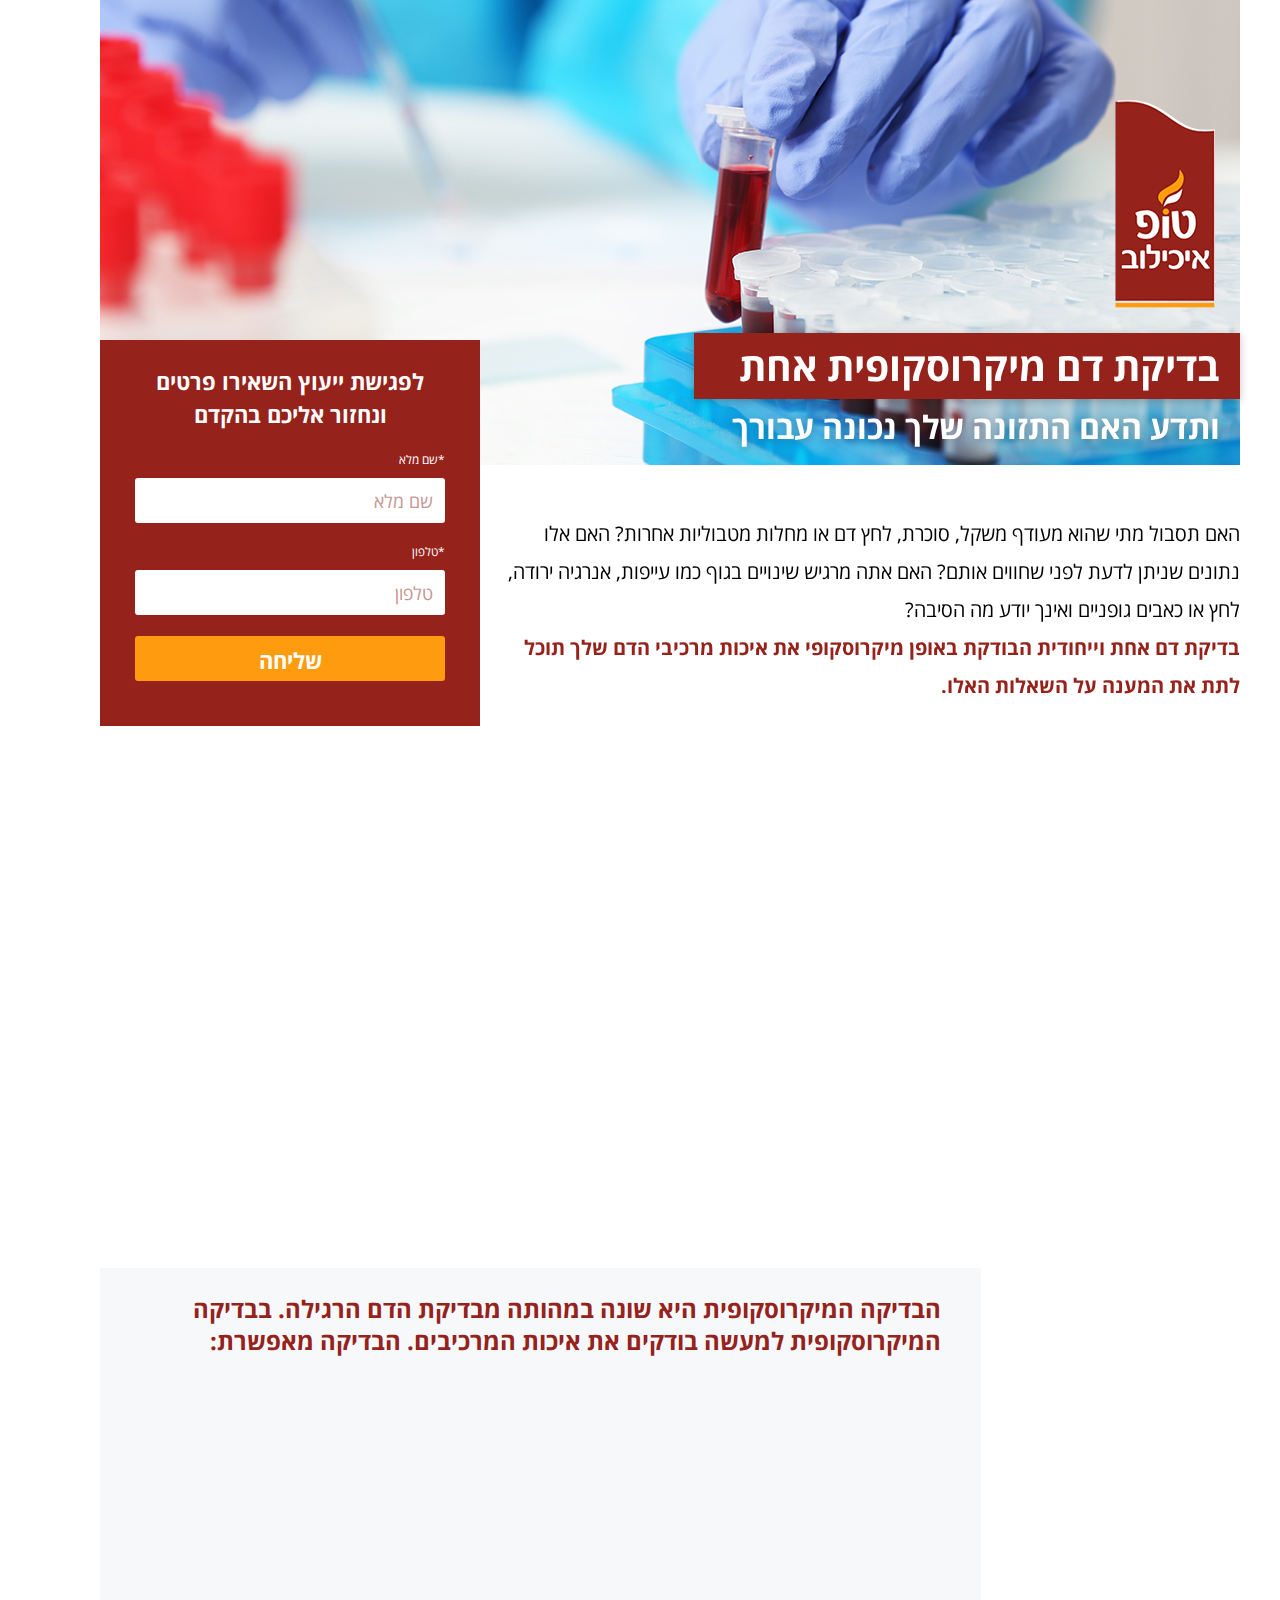
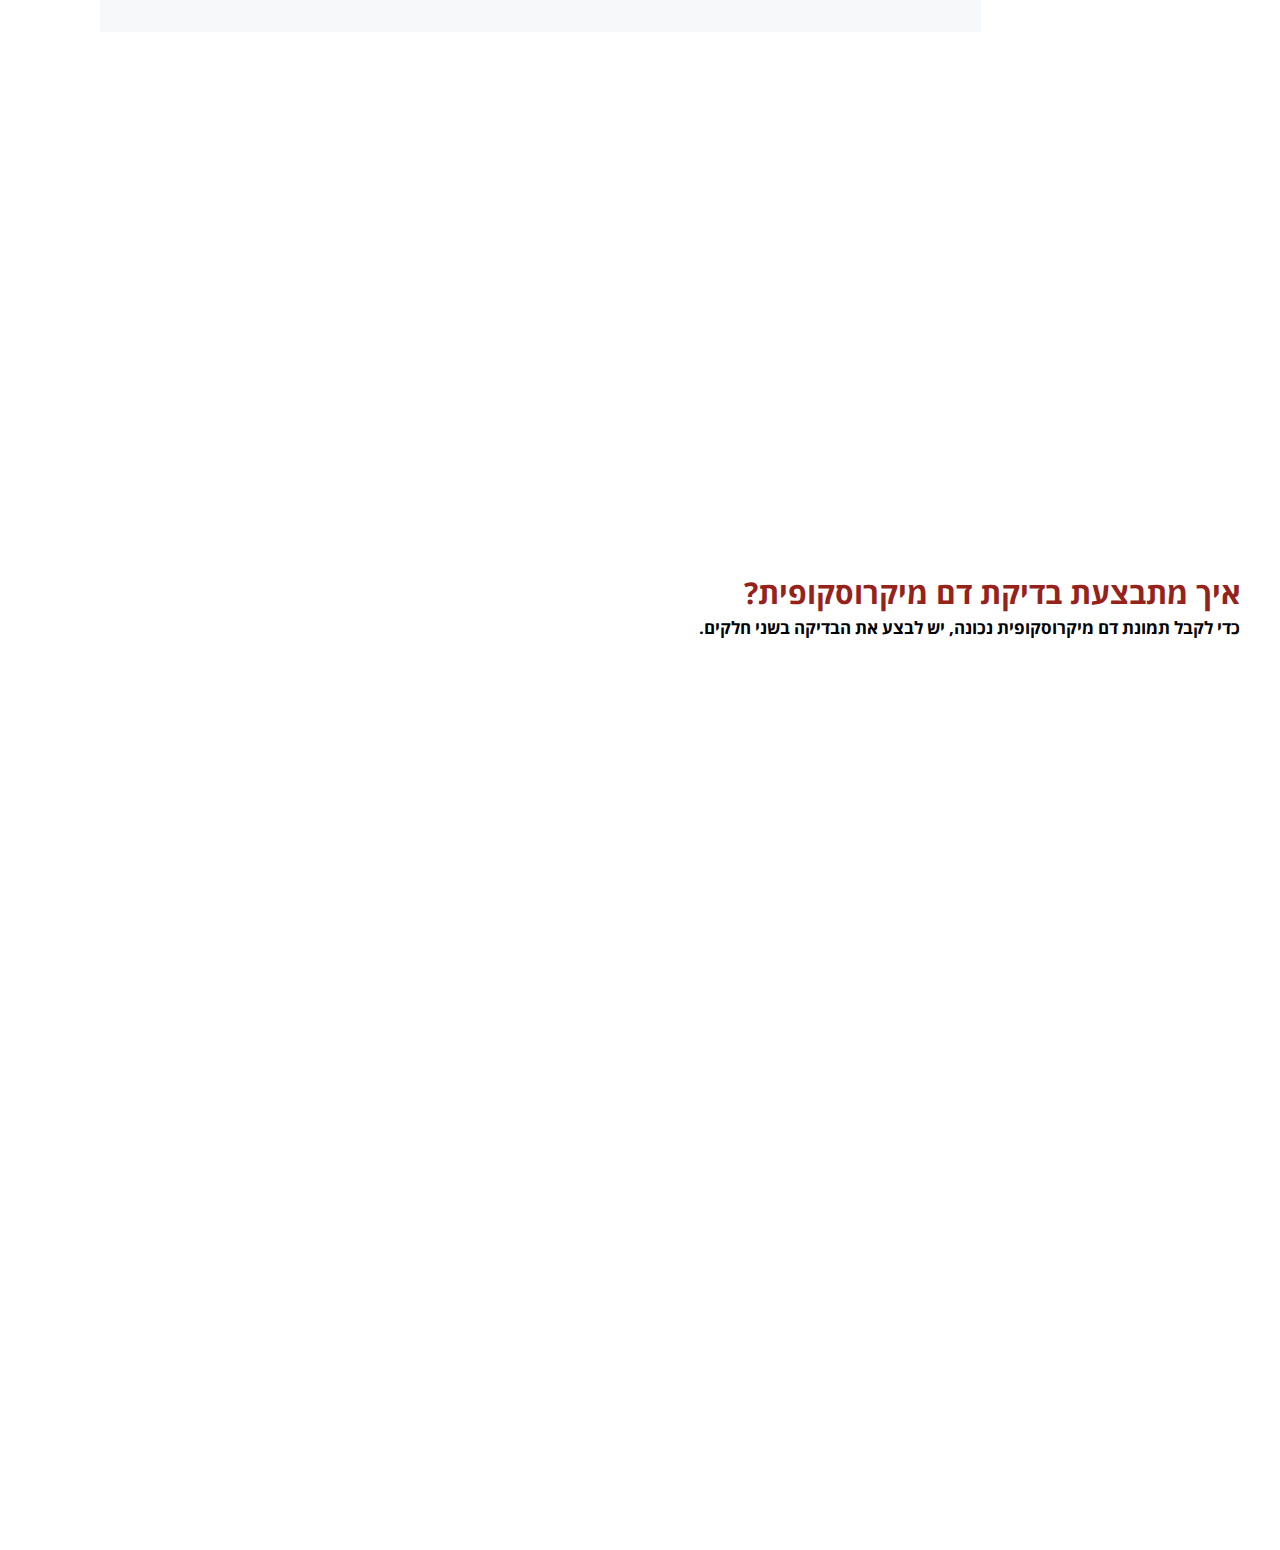
<file: portfolio/hebrew/medbalance/index.html>
<!DOCTYPE html>
<html lang="he" dir="rtl">
    <head>
        <title>Medbalance - Top Article</title>

        <!-- Meta -->
        <meta charset="utf-8" />
        <meta name="viewport" content="width=device-width, initial-scale=1.0" />

        <!-- Stylesheet -->
        <link rel="stylesheet" href="css/bootstrap.min.css" />
        <link rel="stylesheet" href="css/aos.css" />
        <link rel="stylesheet" href="css/style.css" />
    </head>
    <body>
        <header>
            <section class="h-sec-one">
                <div class="container">
                    <div class="row">
                        <div class="col-12 col-sm-12 col-md-12 col-lg-12 col-xl-12 px-0 head-banner">
                            <div class="banner-desc" data-aos="fade-up">
                                <div class="logo">
                                    <img src="images/logo.png" alt="logo" class="img-fluid" />
                                </div>
                                <div class="banner-title">
                                    <h1>
                                        <span>בדיקת דם מיקרוסקופית אחת</span>
                                        <span>ותדע האם התזונה שלך נכונה עבורך</span>
                                    </h1>
                                </div>
                            </div>
                        </div>
                    </div>
                </div>
            </section>
        </header>

        <main>
            <section class="m-sec-one">
                <div class="container">
                    <div class="row">
                        <div class="col-12 col-sm-12 col-md-12 col-lg-7 col-xl-8 pl-0">
                            <div class="mso-right" data-aos="fade-left">
                                <p>האם תסבול מתי שהוא מעודף משקל, סוכרת, לחץ דם או מחלות מטבוליות אחרות? האם אלו נתונים שניתן לדעת לפני שחווים אותם? האם אתה מרגיש שינויים בגוף כמו עייפות, אנרגיה ירודה, לחץ או כאבים גופניים ואינך יודע מה הסיבה?</p>
                                <p><strong>בדיקת דם אחת וייחודית הבודקת באופן מיקרוסקופי את איכות מרכיבי הדם שלך תוכל לתת את המענה על השאלות האלו.</strong></p>
                            </div>
                        </div>
                        <div class="col-12 col-sm-12 col-md-12 col-lg-5 col-xl-4 pr-0">
                            <div class="mso-left" data-aos="fade-down">
                                <h3>לפגישת ייעוץ השאירו פרטים<br/>ונחזור אליכם בהקדם</h3>
                                <form>
                                    <div class="form-group">
                                        <label for="fullname">*שם מלא</label>
                                        <input type="text" placeholder="שם מלא" name="fullname" id="fullname" class="form-control" required>
                                    </div>
                                    <div class="form-group">
                                        <label for="phone">*טלפון</label>
                                        <input type="text" placeholder="טלפון" name="phone" id="phone" class="form-control">
                                    </div>
                                    <div class="form-group">
                                        <input type="submit" value="שליחה" class="form-control">
                                    </div>
                                </form>
                            </div>
                        </div>
                    </div>
                </div>
            </section>
            
            <section class="m-sec-two">
                <div class="container">
                    <div class="row">
                        <div class="col-12 col-sm-12 col-md-12 col-lg-6 col-xl-6 pl-0">
                            <div class="mst-right" data-aos="fade-left">
                                <h3>מהי בדיקת דם מיקרוסקופית?</h3>
                                <p>בדיקת דם מיקרוסקופית היא בדיקה פשוטה המתבססת על בדיקה של טיפת דם הנלקחת מהאצבע של המטופל באופן פשוט. מה שנעשה לאחר מכן, מאחורי הקלעים במעבדה הוא החלק העיקרי והחשוב. בחלק זה יוכלו במעבדה להסתכל במיקרוסקופ על מרכיבי הדם שלך ולקבל תמונה עדכנית ומאוד ברורה על מערכת הדם והשפעותיה על הגוף.</p>
                                <h3>מה ההבדל בין בדיקת דם רגילה<br/>לבדיקה המיקרוסקופית?</h3>
                                <p>בבדיקת דם רגילה, הדגש העיקרי של הבדיקה הוא כמות. למעשה, בבדיקה הרגילה בודקים כמה כדוריות אדומות, כדוריות לבנות, טסיות ועוד מרכיבים, קיימים בנוזל הדם אצל מטופל מסוים.</p>
                            </div>
                        </div>
                        <div class="col-12 col-sm-12 col-md-12 col-lg-6 col-xl-6 pr-0">
                            <div class="mst-left" data-aos="fade-right">
                                <img src="images/002.png" alt="logo" class="w-100 img-fluid" />
                            </div>
                        </div>
                    </div>
                </div>
            </section>
            
            <section class="m-sec-three">
                <div class="container">
                    <div class="row">
                        <div class="col-12 col-sm-12 col-md-12 col-lg-2 col-xl-2 cw-25 px-0">
                            <div class="msth-right" data-aos="fade-left">
                                <img src="images/003.png" alt="logo" class="w-100 img-fluid" />
                            </div>
                        </div>
                        <div class="col-12 col-sm-12 col-md-12 col-lg-10 col-xl-10 cw-75 pr-0">
                            <div class="msth-left">
                                <h3>הבדיקה המיקרוסקופית היא שונה במהותה מבדיקת הדם הרגילה. בבדיקה המיקרוסקופית למעשה בודקים את איכות המרכיבים. הבדיקה מאפשרת:</h3>
                                <div class="row">
                                    <div class="col-12 col-sm-12 col-md-6 col-lg-6 col-xl-6" data-aos="fade-up">
                                        <ul>
                                            <li>לבחון את איכות הכדוריות האדומות</li>
                                            <li>לבחון את איכות הכדוריות הלבנות ולהסיק מכך על מערכת החיסון</li>
                                            <li>לבדוק את נוזל הפלסמה</li>
                                            <li>לבחון האם בתוך נוזל הדם קיימים פתוגנים או פטריות</li>
                                        </ul>
                                    </div>
                                    <div class="col-12 col-sm-12 col-md-6 col-lg-6 col-xl-6" data-aos="fade-down">
                                        <ul>
                                            <li>להבין האם תהליך הקרישה מתבצע כראוי</li>
                                            <li>להבין איך התזונה שלנו משפיעה על מרכיבי הדם באמצעות השוואה בין בדיקות לפני שינוי תזונתי ולאחריו.</li>
                                            <li>לבחון האם קיים חוסר בנוזלים בדם</li>
                                        </ul>
                                    </div>
                                </div>
                            </div>
                        </div>
                    </div>
                </div>
            </section>
            
            <section class="m-sec-four">
                <div class="container">
                    <div class="row">
                        <div class="col-12 col-sm-12 col-md-12 col-lg-6 col-xl-6 p-0">
                            <div class="msfo-right" data-aos="fade-left">
                                <img src="images/005.png" alt="logo" class="w-100 img-fluid" />
                            </div>
                        </div>
                        <div class="col-12 col-sm-12 col-md-12 col-lg-6 col-xl-6 p-0">
                            <div class="h-100 msfo-left" data-aos="fade-right">
                                <p>נוזל הדם הוא נוזל החיים ותמונת הדם המיקרוסקופית מאפשרת הצצה ייחודית עליו המגלה ליקויים שעתידים להתרחש בגוף עוד לפני שהחלו להופיע סימפטומים.</p>
                                <p>בדיקות הדם הרגילות הינן חשובות, אך הן מספקות מידע אחר. בדיקה מיקרוסקופית היא בדיקה המאפשרת לקבל הערכה רפואית על בריאות הגוף.</p>
                                <div class="msfo-border-top"></div>
                                <div class="msfo-border-right"></div>
                                <div class="msfo-border-bottom"></div>
                                <div class="msfo-border-left"></div>
                            </div>
                        </div>
                    </div>
                </div>
            </section>
            
            <section class="m-sec-five">
                <div class="container">
                    <div class="row">
                        <div class="col-12 col-sm-12 col-md-12 col-lg-6 col-xl-6 pl-0">
                            <div class="msfi-right">
                                <h3>איך מתבצעת בדיקת דם מיקרוסקופית?</h3>
                                <p>כדי לקבל תמונת דם מיקרוסקופית נכונה, יש לבצע את הבדיקה בשני חלקים.</p>
                                <ul>
                                    <li data-aos="fade-left">
                                        <p><strong>החלק הראשון</strong> - בדיקת הדם החי. בבדיקה זו לוקחים את הטיפה הנוזלית אל המיקרוסקופ וצופים במצב מערכת הדם. בבדיקה זו ניתן לבחון דברים רבים, בניהם רמת ה- PH שמשפיעה באופן ברור על הפעולות המטבוליות בגוף.</p>
                                    </li>
                                    <li data-aos="fade-left">
                                        <p><strong>החלק השני</strong> של הבדיקה הוא תמונת דם הבודקת את הדם במצב יבש. בדיקה זו מאפשרת לראות את הדם בתהליכי הקרישה שלו.</p>
                                    </li>
                                    <li data-aos="fade-left">
                                        <p><strong>בסיום הבדיקה</strong> יוכל הרופא לקבל המון נתונים עדכניים על המצב הבריאותי של האדם. בדיקה זו מאפשרת לבצע שינויים תזונתיים לתיקון הליקויים באופן טבעי ולפני שהם הופכים למחלות מטבוליות מסוכנות כמו סוכרת, לחץ דם גבוה, שומנים בדם וכולסטרול גבוה.</p>
                                    </li>
                                </ul>
                            </div>
                        </div>
                        <div class="col-12 col-sm-12 col-md-12 col-lg-6 col-xl-6 pr-0">
                            <div class="msfi-left" data-aos="fade-right">
                                <img src="images/006.png" alt="logo" class="w-100 img-fluid" />
                            </div>
                        </div>
                    </div>
                </div>
            </section>
            
            <section class="m-sec-six">
                <div class="container">
                    <div class="row">
                        <div class="col-12 col-sm-12 col-md-12 col-lg-12 col-xl-12 text-center">
                            <div class="mss-desc" data-aos="fade-down">
                                <h3>אם גם אתם סובלים ואף אחד לא הצליח להבין ממה, <br/><strong>הבדיקה המיקרוסקופית הכרחית עבורכם</strong> ותאפשר תשובות מדויקות ופתרונות מהימנים.</h3>
                            </div>
                        </div>
                    </div>
                </div>
            </section>
        </main>

        <footer>
            <section class="f-sec-one" data-aos="fade-up">
                <div class="container">
                    <div class="row">
                        <div class="col-12 col-sm-12 col-md-12 col-lg-12 col-xl-12">
                            <div class="fso-desc">
                                <h3>לפגישת ייעוץ השאירו פרטים<br/>ונחזור אליכם בהקדם</h3>
                                <form>
                                    <div class="row">
                                        <div class="col-12 col-sm-12 col-md-12 col-lg-1 col-xl-2"></div>
                                        <div class="col-12 col-sm-12 col-md-12 col-lg-10 col-xl-8">
                                            <div class="row">
                                                <div class="form-group col-12 col-sm-12 col-md-4 col-lg-4 col-xl-4">
                                                    <label for="fname">*שם מלא</label>
                                                    <input type="text" placeholder="שם מלא" name="fname" id="fname" class="form-control" required>
                                                </div>
                                                <div class="form-group col-12 col-sm-12 col-md-4 col-lg-4 col-xl-4">
                                                    <label for="mobphone">*טלפון</label>
                                                    <input type="text" placeholder="טלפון" name="mobphone" id="mobhone" class="form-control">
                                                </div>
                                                <div class="form-group col-12 col-sm-12 col-md-4 col-lg-4 col-xl-4">
                                                    <label for="send">&nbsp;</label>
                                                    <input type="submit" value="שליחה" id="send" class="form-control">
                                                </div>
                                            </div>
                                        </div>
                                        <div class="col-12 col-sm-12 col-md-12 col-lg-1 col-xl-2"></div>
                                    </div>
                                </form>
                            </div>
                        </div>
                    </div>
                </div>
            </section>
        </footer>

        <!-- Javascript -->
        <script src="js/jquery.min.js"></script>
        <script src="js/bootstrap.min.js"></script>
        <script src="js/aos.js"></script>
        <script src="js/script.js"></script>
    </body>
</html>
</file>
<file: css/main.css>
/* 
    font-family: 'Nunito', sans-serif;
*/

:root {
    --primary: #1abc9c;
    --secondary: #111111;
}

body {
    font-family: "Nunito", sans-serif;
    font-size: 1rem;
    font-weight: 400;
    font-style: normal;
    color: var(--secondary);
    text-align: left;
}

p {
    color: var(--secondary);
    font-size: 1.125rem;
    line-height: 1.75rem;
}

a {
    color: var(--secondary);
    -webkit-transition: 0.3s ease;
    -o-transition: 0.3s ease;
    transition: 0.3s ease;
}

a:hover,
a:focus {
    color: var(--primary);
    text-decoration: none;
}

.btn-outline-success {
    color: var(--primary);
    border-color: var(--primary);
}

.btn-outline-success:hover {
    background-color: var(--primary);
    border-color: var(--primary);
}

.btn-outline-success:not(:disabled):not(.disabled).active,
.btn-outline-success:not(:disabled):not(.disabled):active,
.show>.btn-outline-success.dropdown-toggle {
    color: #fff;
    background-color: var(--primary);
    border-color: var(--primary);
}

.btn-outline-success.focus,
.btn-outline-success:focus {
    box-shadow: 0 0 0 0.1rem rgba(26, 188, 156, 0.5);
}

.scrolldown {
    --color: #fff;
    --sizeX: 30px;
    --sizeY: 50px;
    position: relative;
    width: var(--sizeX);
    height: var(--sizeY);
    border: calc(var(--sizeX) / 10) solid var(--color);
    border-radius: 50px;
    box-sizing: border-box;
    margin: 0 auto;
}

.scrolldown::before {
    content: "";
    position: absolute;
    bottom: 30px;
    left: 50%;
    width: 6px;
    height: 6px;
    margin-left: -3px;
    background-color: var(--color);
    border-radius: 100%;
    animation: scrolldown-anim 2s infinite;
    box-sizing: border-box;
    box-shadow: 0px -5px 3px 1px #ffffff66;
}

@keyframes scrolldown-anim {
    0% {
        opacity: 0;
        height: 6px;
    }

    40% {
        opacity: 1;
        height: 10px;
    }

    80% {
        transform: translate(0, 20px);
        height: 10px;
        opacity: 0;
    }

    100% {
        height: 3px;
        opacity: 0;
    }
}

.chevrons {
    padding: 6px 0 0 0;
    margin-left: -3px;
    margin-top: 48px;
    width: 30px;
    display: flex;
    flex-direction: column;
    align-items: center;
}

.chevrondown {
    margin-top: -6px;
    position: relative;
    border: solid var(--color);
    border-width: 0 3px 3px 0;
    display: inline-block;
    width: 10px;
    height: 10px;
    transform: rotate(45deg);
}

.chevrondown:nth-child(odd) {
    animation: pulse 500ms ease infinite alternate;
}

.chevrondown:nth-child(even) {
    animation: pulse 500ms ease infinite alternate 250ms;
}

@keyframes pulse {
    from {
        opacity: 0;
    }

    to {
        opacity: 0.5;
    }
}

/* Beat */
.fa-beat {
    -webkit-animation-name: fa-beat;
    animation-name: fa-beat;
    -webkit-animation-delay: var(--fa-animation-delay, 0);
    animation-delay: var(--fa-animation-delay, 0);
    -webkit-animation-direction: var(--fa-animation-direction, normal);
    animation-direction: var(--fa-animation-direction, normal);
    -webkit-animation-duration: var(--fa-animation-duration, 1s);
    animation-duration: var(--fa-animation-duration, 1s);
    -webkit-animation-iteration-count: var(--fa-animation-iteration-count, infinite);
    animation-iteration-count: var(--fa-animation-iteration-count, infinite);
    -webkit-animation-timing-function: var(--fa-animation-timing, ease-in-out);
    animation-timing-function: var(--fa-animation-timing, ease-in-out);
}

@-webkit-keyframes fa-beat {

    0%,
    90% {
        -webkit-transform: scale(1);
        transform: scale(1);
    }

    45% {
        -webkit-transform: scale(var(--fa-beat-scale, 1.25));
        transform: scale(var(--fa-beat-scale, 1.25));
    }
}

@keyframes fa-beat {

    0%,
    90% {
        -webkit-transform: scale(1);
        transform: scale(1);
    }

    45% {
        -webkit-transform: scale(var(--fa-beat-scale, 1.25));
        transform: scale(var(--fa-beat-scale, 1.25));
    }
}

/* Bounce To Right */
.hvr-bounce-to-right {
    display: inline-block;
    vertical-align: middle;
    -webkit-transform: perspective(1px) translateZ(0);
    transform: perspective(1px) translateZ(0);
    box-shadow: 0 0 1px rgba(0, 0, 0, 0);
    position: relative;
    -webkit-transition-property: color;
    transition-property: color;
    -webkit-transition-duration: 0.5s;
    transition-duration: 0.5s;
}

.hvr-bounce-to-right:before {
    content: "";
    position: absolute;
    z-index: -1;
    top: 0;
    left: 0;
    right: 0;
    bottom: 0;
    background: var(--primary);
    -webkit-transform: scaleX(0);
    transform: scaleX(0);
    -webkit-transform-origin: 0 50%;
    transform-origin: 0 50%;
    -webkit-transition-property: transform;
    transition-property: transform;
    -webkit-transition-duration: 0.5s;
    transition-duration: 0.5s;
    -webkit-transition-timing-function: ease-out;
    transition-timing-function: ease-out;
}

.hvr-bounce-to-right:hover,
.hvr-bounce-to-right:focus,
.hvr-bounce-to-right:active {
    color: #ffffff;
}

.hvr-bounce-to-right:hover:before,
.hvr-bounce-to-right:focus:before,
.hvr-bounce-to-right:active:before {
    -webkit-transform: scaleX(1);
    transform: scaleX(1);
    -webkit-transition-timing-function: cubic-bezier(0.52, 1.64, 0.37, 0.66);
    transition-timing-function: cubic-bezier(0.52, 1.64, 0.37, 0.66);
}

/* Bounce To Left */
.hvr-bounce-to-left {
    display: inline-block;
    vertical-align: middle;
    -webkit-transform: perspective(1px) translateZ(0);
    transform: perspective(1px) translateZ(0);
    box-shadow: 0 0 1px rgba(0, 0, 0, 0);
    position: relative;
    -webkit-transition-property: color;
    transition-property: color;
    -webkit-transition-duration: 0.5s;
    transition-duration: 0.5s;
}

.hvr-bounce-to-left:before {
    content: "";
    position: absolute;
    z-index: -1;
    top: 0;
    left: 0;
    right: 0;
    bottom: 0;
    background: var(--primary);
    -webkit-transform: scaleX(0);
    transform: scaleX(0);
    -webkit-transform-origin: 100% 50%;
    transform-origin: 100% 50%;
    -webkit-transition-property: transform;
    transition-property: transform;
    -webkit-transition-duration: 0.5s;
    transition-duration: 0.5s;
    -webkit-transition-timing-function: ease-out;
    transition-timing-function: ease-out;
}

.hvr-bounce-to-left:hover,
.hvr-bounce-to-left:focus,
.hvr-bounce-to-left:active {
    color: #ffffff;
}

.hvr-bounce-to-left:hover:before,
.hvr-bounce-to-left:focus:before,
.hvr-bounce-to-left:active:before {
    -webkit-transform: scaleX(1);
    transform: scaleX(1);
    -webkit-transition-timing-function: cubic-bezier(0.52, 1.64, 0.37, 0.66);
    transition-timing-function: cubic-bezier(0.52, 1.64, 0.37, 0.66);
}

/* Ripple Out */
@-webkit-keyframes hvr-ripple-out {
    100% {
        top: -12px;
        right: -12px;
        bottom: -12px;
        left: -12px;
        opacity: 0;
    }
}

@keyframes hvr-ripple-out {
    100% {
        top: -12px;
        right: -12px;
        bottom: -12px;
        left: -12px;
        opacity: 0;
    }
}

.hvr-ripple-out {
    display: inline-block;
    vertical-align: middle;
    -webkit-transform: perspective(1px) translateZ(0);
    transform: perspective(1px) translateZ(0);
    box-shadow: 0 0 1px rgba(0, 0, 0, 0);
    position: relative;
}

.hvr-ripple-out:before {
    content: "";
    position: absolute;
    border: #e1e1e1 solid 6px;
    top: 0;
    right: 0;
    bottom: 0;
    left: 0;
    -webkit-animation-duration: 1s;
    animation-duration: 1s;
}

.hvr-ripple-out:hover:before,
.hvr-ripple-out:focus:before,
.hvr-ripple-out:active:before {
    -webkit-animation-name: hvr-ripple-out;
    animation-name: hvr-ripple-out;
}

header {
    -webkit-transition: 0.3s ease;
    -o-transition: 0.3s ease;
    transition: 0.3s ease;
}

header .navbar {
    background-color: #ffffff;
}

section {
    padding-top: 100px;
    padding-bottom: 100px;
}

section .min-vh-100 {
    min-height: calc(100vh - 122px) !important;
}

.navbar-nav .nav-link:hover,
.navbar-nav .active>.nav-link {
    color: var(--primary);
}

.navbar-brand {
    font-size: 24px;
    font-weight: 700;
    color: var(--primary);
}

.navbar-brand span {
    color: var(--secondary);
}

.banner-vh {
    height: calc(100vh - 162px);
    max-height: 768px;
}

.fullname {
    font-size: 72px;
    line-height: 72px;
    font-weight: 600;
    color: #ffffff;
}

.short-bio {
    color: #ffffff;
    font-size: 20px;
}

.myrole {
    font-size: 28px;
    color: var(--primary);
    font-weight: 600;
}

.text-typo {
    margin-bottom: 10px;
    color: #ffffff;
}

ul.social-list {
    list-style: none;
    padding-left: 0;
    margin-bottom: 0;
    display: -webkit-box;
    display: -webkit-flex;
    display: -ms-flexbox;
    display: flex;
    flex-wrap: wrap;
}

ul.social-list li {
    border-radius: 50%;
    background-color: #ffffff;
    box-shadow: 0 10px 10px rgba(0, 0, 0, 0.1);
    width: 60px;
    height: 60px;
    margin-right: 20px;
    margin-bottom: 20px;
    display: -webkit-box;
    display: -webkit-flex;
    display: -ms-flexbox;
    display: flex;
    justify-content: center;
    align-items: center;
    position: relative;
}

ul.social-list li:hover a {
    color: var(--primary);
}

ul.social-list li i {
    font-size: 1.625rem;
}

ul.social-list li a svg {
    width: 2rem;
}

ul.social-list li:hover a svg {
    fill: var(--primary);
}

ul.social-list li .tooltip {
    position: absolute;
    top: 0;
    font-size: 14px;
    background: var(--primary);
    text-transform: capitalize;
    color: #ffffff;
    padding: 5px 8px;
    border-radius: 5px;
    box-shadow: 0 10px 10px rgba(0, 0, 0, 0.1);
    opacity: 0;
    pointer-events: none;
    transition: all 0.3s cubic-bezier(0.68, -0.55, 0.265, 1.55);
}

ul.social-list li .tooltip::before {
    position: absolute;
    content: "";
    height: 8px;
    width: 8px;
    background: var(--primary);
    bottom: -3px;
    left: 50%;
    transform: translate(-50%) rotate(45deg);
    transition: all 0.3s cubic-bezier(0.68, -0.55, 0.265, 1.55);
}

ul.social-list li:hover .tooltip {
    top: -45px;
    opacity: 1;
    visibility: visible;
    pointer-events: auto;
    text-shadow: 0px -1px 0px rgba(0, 0, 0, 0.1);
}

.skill-list {
    list-style: none;
    margin-bottom: 0;
    padding-left: 0;
    display: -webkit-box;
    display: -webkit-flex;
    display: -ms-flexbox;
    display: flex;
    flex-direction: row;
    flex-wrap: wrap;
    align-items: flex-start;
}

.skill-list li {
    background-color: #ffffff;
    box-shadow: 1px 1px 15px rgba(0, 0, 0, 0.11);
    padding: 10px 15px;
    font-size: 1rem;
    margin-right: 15px;
    margin-bottom: 15px;
}

.skill-list li.hvr-ripple-out:before {
    border-color: transparent;
    border-width: 3px;
}

.skill-list li.hvr-ripple-out:hover::before {
    border-color: var(--primary);
}

.skill-list li:hover {
    background-color: var(--primary);
    color: #ffffff;
}

.skill-list li i {
    font-size: 1.125rem;
    margin-right: 10px;
    vertical-align: middle;
}

.site-color {
    color: var(--primary);
}

.reachme>a {
    font-size: 72px;
}

.reachme>a:hover {
    color: var(--primary);
}

footer {
    position: relative;
    z-index: 1;
}

main {
    overflow: hidden;
}

.btn-outline-green {
    border-radius: 0;
    border: 2px solid var(--primary);
    color: var(--primary);
}

.btn-green.hvr-bounce-to-right:before {
    background: #0f9b7f;
}

.btn-green.hvr-bounce-to-right:hover,
.btn-green.hvr-bounce-to-right:focus,
.btn-green.hvr-bounce-to-right:active {
    border-color: #0f9b7f;
}

.btn-outline-green.hvr-bounce-to-right:before {
    background: var(--primary);
}

.btn-green {
    border-radius: 0;
    border: 2px solid var(--primary);
    background-color: var(--primary);
    color: #ffffff;
}

.skills-title {
    font-size: 2.5rem;
    font-weight: 700;
    color: var(--primary);
}

.text p {
    font-size: 1.125rem;
    line-height: 2;
    text-align: justify;
    margin-bottom: 10px;
}

.navbar-toggler {
    padding: 0;
    border: 0;
}

.navbar-toggler label {
    display: -webkit-box;
    display: -webkit-flex;
    display: -ms-flexbox;
    display: flex;
    flex-direction: column;
    align-items: end;
    width: 40px;
    cursor: pointer;
    margin-top: 0;
    margin-bottom: 0;
}

.navbar-toggler label span {
    background: var(--primary);
    border-radius: 10px;
    height: 5px;
    margin: 3px 0;
    transition: 0.4s cubic-bezier(0.68, -0.6, 0.32, 1.6);
}

.navbar-toggler span:nth-of-type(1) {
    width: 50%;
}

.navbar-toggler span:nth-of-type(2) {
    width: 100%;
}

.navbar-toggler span:nth-of-type(3) {
    width: 75%;
}

.navbar-toggler input[type="checkbox"] {
    display: none;
}

.navbar-toggler input[type="checkbox"]:checked~span:nth-of-type(1) {
    transform-origin: bottom;
    transform: rotatez(45deg) translate(11px, 13px);
}

.navbar-toggler input[type="checkbox"]:checked~span:nth-of-type(2) {
    transform-origin: top;
    transform: rotatez(-45deg);
}

.navbar-toggler input[type="checkbox"]:checked~span:nth-of-type(3) {
    transform-origin: bottom;
    width: 50%;
    transform: translate(-16px, -20px) rotatez(45deg);
}

.blinking-cursor {
    user-select: none;
    animation: blink 1s steps(2, start) infinite;
}

@keyframes blink {
    to {
        visibility: hidden;
    }
}

.facts {
    background-color: #f5f5f5;
    background-image: url(../images/pattern-bg.svg);
    background-repeat: repeat;
}

.box {
    padding-top: 30px;
    padding-bottom: 30px;
    padding-left: 15px;
    padding-right: 15px;
    text-align: center;
}

.box .box-title h2 {
    font-size: 4.5rem;
    line-height: 4rem;
    font-weight: 500;
    color: var(--primary);
    vertical-align: middle;
    display: inline-block;
}

.box .box-title span {
    color: var(--primary);
    font-size: 2rem;
    line-height: 2rem;
    font-weight: 700;
    margin-left: 5px;
    vertical-align: middle;
    display: inline-block;
}

.box p {
    font-size: 1.5rem;
    font-weight: 400;
}

.banner-bg {
    background-image: url(../images/banner.jpg);
    background-position: center;
    background-size: cover;
    background-repeat: no-repeat;
    position: relative;
    padding-top: 62px;
    padding-bottom: 50px;
}

.banner-bg::before {
    content: "";
    background-color: rgba(0, 0, 0, 0.2);
    position: absolute;
    top: 0;
    left: 0;
    right: 0;
    width: 100%;
    height: 100%;
    z-index: 0;
}

.process {
    padding: 0 !important;
}

.process-box {
    padding: 40px 25px;
    background-color: #ffffff;
    border: 1px solid #f5f5f5;

}

.process-box:nth-child(2n) {
    background-color: var(--primary);
    border-color: var(--primary);
}

.process-title {
    color: var(--primary);
    font-size: 1.75rem;
    line-height: 1.75rem;
    margin-bottom: 15px;
}

.process-title span {
    color: var(--secondary);
}

.process-box p {
    margin-bottom: 0;
}

.process-box p .fa-thumbs-up {
    font-size: 6.5rem;
    color: var(--primary);
}

.process-box:nth-child(2n) .process-title {
    color: #ffffff;
}

.process-box:nth-child(2n) p {
    color: #ffffff;
}

.row:nth-child(2n) .process-box:nth-child(n + 1) {
    background-color: var(--primary);
    border-color: var(--primary);
}

.row:nth-child(2n) .process-box:nth-child(n + 1) .process-title {
    color: #ffffff;
}

.row:nth-child(2n) .process-box:nth-child(n + 1) p {
    color: #ffffff;
}

.row:nth-child(2n) .process-box:nth-child(2n) {
    background-color: #ffffff;
    border-color: #f5f5f5;
}

.row:nth-child(2n) .process-box:nth-child(2n) .process-title {
    color: var(--primary);
}

.row:nth-child(2n) .process-box:nth-child(2n) p {
    color: var(--secondary);
}

.author-img {
    position: relative;
    transition-delay: 5ms;
}

.author-img img {
    border-radius: 5px;
    position: relative;
    z-index: 1;
}

.author-img::after {
    content: '';
    background-color: var(--primary);
    border: 2px solid var(--primary);
    position: absolute;
    top: 15px;
    left: 15px;
    width: 100%;
    height: 100%;
    z-index: 0;
}

.author-img:hover::after {
    background-color: transparent;
}

footer p {
    font-size: 0.825rem;
    color: #ffffff;
}

.section .top-side {
    text-align: center;
}

.section .top-side .title {
    font-weight: 500;
    font-size: 15px;
    display: inline-block;
}

.section .top-side .title:after {
    content: "";
    display: block;
    width: 50%;
    border-bottom: 1px solid #494949;
    margin: 8px auto;
}

.section .top-side h2 {
    font-weight: 700;
}

.portfolio .filters {
    text-align: center;
}

.portfolio .filters ul {
    padding: 0;
}

.portfolio .filters ul li {
    list-style: none;
    display: inline-block;
    padding: 0 25px;
    cursor: pointer;
    position: relative;
}

.portfolio .filters ul li.active {
    color: var(--primary);
}

.portfolio .filters ul li:after {
    content: "";
    display: block;
    width: calc(0% - 60px);
    position: absolute;
    height: 4px;
    border-radius: 10px;
    background: #333;
    transition: width 350ms ease-out;
}

.portfolio .filters ul li:hover:after {
    width: calc(100% - 60px);
    transition: width 350ms ease-out;
}

.portfolio .filters ul li.active:after {
    width: calc(100% - 60px);
    background: var(--primary);
    ;
}

.portfolio .filters-content {
    margin-top: 50px;
}

.portfolio .filters-content .show {
    opacity: 1;
    visibility: visible;
    transition: all 350ms;
}

.portfolio .filters-content .hide {
    opacity: 0;
    visibility: hidden;
    transition: all 350ms;
}

.portfolio .filters-content .item {
    text-align: center;
    cursor: pointer;
    margin-bottom: 30px;
}

.portfolio .filters-content .item .p-inner {
    padding: 20px 30px;
    box-shadow: 0 0 5px rgba(0, 0, 0, 0.3);
}

.portfolio .filters-content .item .p-inner h5 {
    font-size: 15px;
}

.portfolio .filters-content .item .p-inner .cat {
    font-size: 13px;
}

.portfolio .filters-content .item img {
    width: 100%;
}

@media (max-width: 767px) {
    main {
        margin-top: 56px;
    }

    nav.navbar {
        padding: 15px;
    }

    .navbar-nav .nav-link {
        text-align: center;
        padding: 15px 0;
    }

    .navbar .navbar-collapse {
        height: 100vh;
    }

    section .vh-100 {
        height: auto !important;
        margin-top: 25px;
        margin-bottom: 25px;
    }

    .reachme>a {
        font-size: 32px;
    }

    .skill-list li {
        margin-right: 15px;
        margin-bottom: 15px;
        width: calc(50% - 15px);
        padding: 15px;
        text-align: center;
    }
}

@media (max-width: 575px) {
    .sec-title {
        text-align: center;
    }

    .reachme {
        text-align: center;
    }

    .col-lg-8.aos-init {
        text-align: center;
    }

    .reachme ul.social-list {
        justify-content: center;
    }

    .reachme>a {
        font-size: 26px;
    }

    .skill-list li {
        width: calc(50% - 7.5px);
    }

    .skill-list li:nth-child(2n) {
        margin-right: 0;
    }

    .skill-list li i {
        display: block;
        margin-bottom: 5px;
    }
}

@media (max-width: 414px) {
    .reachme>a {
        font-size: 24px;
    }

    .fullname {
        font-size: 60px;
        line-height: 60px;
    }

    .myrole {
        font-size: 24px;
    }
}

@media (max-width: 359px) {
    .reachme>a {
        font-size: 20px;
    }

    .fullname {
        font-size: 56px;
        line-height: 56px;
    }

    .myrole {
        font-size: 22px;
    }
}

@media (min-width: 768px) and (max-width: 991px) {
    .reachme>a {
        font-size: 46px;
    }

    section .vh-100 {
        height: auto !important;
        margin-top: 100px;
        margin-bottom: 100px;
    }
}

@media (min-width: 992px) {}

@media (min-width: 992px) and (max-width: 1024px) {
    .reachme>a {
        font-size: 58px;
    }

    .fullname {
        font-size: 66px;
        line-height: 66px;
    }
}

@media (min-width: 1025px) and (max-width: 1199px) {
    .reachme>a {
        font-size: 64px;
    }

    .fullname {
        font-size: 68px;
        line-height: 68px;
    }
}
</file>
<file: portfolio/english/chemline/css/style.css>
@import url("https://fonts.googleapis.com/css2?family=Open+Sans:wght@300;400;500;600;700;800&display=swap");

*,
*::before,
*::after {
    box-sizing: border-box;
}

html {
    font-family: "Open Sans", sans-serif;
    line-height: 1.15;
    -webkit-text-size-adjust: 100%;
    -webkit-tap-highlight-color: rgba(0, 0, 0, 0);
}

body {
    margin: 0;
    font-family: "Open Sans", sans-serif;
    font-size: 1rem;
    font-weight: 400;
    line-height: 1.5;
    color: #36495a;
    text-align: left;
    background-color: #fff;
}

/* Bounce To Right */
.hvr-bounce-to-right {
    display: inline-block;
    vertical-align: middle;
    -webkit-transform: perspective(1px) translateZ(0);
    transform: perspective(1px) translateZ(0);
    box-shadow: 0 0 1px rgba(0, 0, 0, 0);
    position: relative;
    -webkit-transition-property: color;
    transition-property: color;
    -webkit-transition-duration: 0.5s;
    transition-duration: 0.5s;
}

.hvr-bounce-to-right:before {
    content: "";
    position: absolute;
    z-index: -1;
    top: 0;
    left: 0;
    right: 0;
    bottom: 0;
    background: #2098d1;
    -webkit-transform: scaleX(0);
    transform: scaleX(0);
    -webkit-transform-origin: 0 50%;
    transform-origin: 0 50%;
    -webkit-transition-property: transform;
    transition-property: transform;
    -webkit-transition-duration: 0.5s;
    transition-duration: 0.5s;
    -webkit-transition-timing-function: ease-out;
    transition-timing-function: ease-out;
}

.hvr-bounce-to-right:hover,
.hvr-bounce-to-right:focus,
.hvr-bounce-to-right:active {
    color: white;
}

.hvr-bounce-to-right:hover:before,
.hvr-bounce-to-right:focus:before,
.hvr-bounce-to-right:active:before {
    -webkit-transform: scaleX(1);
    transform: scaleX(1);
    -webkit-transition-timing-function: cubic-bezier(0.52, 1.64, 0.37, 0.66);
    transition-timing-function: cubic-bezier(0.52, 1.64, 0.37, 0.66);
}

.container,
.container-fluid {
    width: 100%;
    padding-right: 15px;
    padding-left: 15px;
    margin-right: auto;
    margin-left: auto;
}

.row {
    display: -ms-flexbox;
    display: flex;
    -ms-flex-wrap: wrap;
    flex-wrap: wrap;
    margin-right: -15px;
    margin-left: -15px;
}

.col-6,
.col-12 {
    position: relative;
    width: 100%;
    padding-right: 15px;
    padding-left: 15px;
}

.img-fluid {
    max-width: 100%;
    height: auto;
}

.text-left {
    text-align: left !important;
}

.text-right {
    text-align: right !important;
}

.text-center {
    text-align: center !important;
}

.pt-0,
.py-0 {
    padding-top: 0 !important;
}

.pr-0,
.px-0 {
    padding-right: 0 !important;
}

.pb-0,
.py-0 {
    padding-bottom: 0 !important;
}

.pl-0,
.px-0 {
    padding-left: 0 !important;
}

a {
    text-decoration: none;
}

ul {
    padding-left: 20px;
    margin-top: 0;
    margin-bottom: 0;
}

.w-100 {
    width: 100% !important;
}

.logo {
    display: inline-block;
    vertical-align: middle;
}

.apply-now {
    border-radius: 5px;
    background-color: #ffffff;
    display: inline-block;
    vertical-align: middle;
    font-size: 16px;
    font-weight: 700;
    text-transform: uppercase;
    color: #36495a;
    line-height: 22px;
    text-align: center;
    padding: 18px 42px;
    margin-top: 20px;
    width: 202px;
}

.apply-now.hvr-bounce-to-right:before {
    background: #375d9c;
    color: #ffffff;
    border-radius: 5px;
}

.sec-one {
    background-image: url("../images/001.png");
    background-repeat: no-repeat;
    background-position: top center;
    background-size: contain;
}

.banner {
    position: relative;
    min-height: 682px;
    padding-top: 32px;
}

.banner-text h1 {
    font-size: 50px;
    font-weight: 600;
    color: #ffffff;
    line-height: 1.3;
    margin: 0;
}

@-webkit-keyframes bounce {
    100% {
        transform: translateY(-10px);
    }
}

@keyframes bounce {
    100% {
        transform: translateY(-10px);
    }
}

.down-arrow {
    position: absolute;
    bottom: 28px;
    left: 0;
    right: 0;
    margin: 0 auto;
    text-align: center;
}

.down-arrow a {
    -webkit-animation: bounce 0.4s ease infinite alternate;
    animation: bounce 0.4s ease infinite alternate;
    display: inline-block;
}

.sec-two {
    padding-top: 100px;
}

.small-title {
    text-transform: uppercase;
    font-size: 16px;
    font-weight: 700;
    line-height: 1.375;
    color: #36495a;
    margin-top: 0;
    margin-bottom: 0;
    letter-spacing: 2.935px;
    word-break: break-word;
}

.title {
    font-size: 46px;
    color: #36495a;
    font-weight: 300;
    word-break: break-word;
}

.sec-two .title {
    margin-top: 55px;
    margin-bottom: 41px;
}

p {
    font-size: 16px;
    font-weight: 400;
    color: #36495a;
    line-height: 24px;
    margin: 0;
}

.sec-four {
    padding-top: 100px;
    padding-bottom: 100px;
}

.sec-four .title {
    margin-top: 35px;
    margin-bottom: 22px;
}

.sec-five {
    background-color: #375d9c;
    padding-top: 100px;
    padding-bottom: 100px;
}

.sec-five .title {
    margin-top: 56px;
    margin-bottom: 39px;
    color: #ffffff;
}

.sec-five p {
    color: #ffffff;
}

.sec-five .small-title {
    color: #ffffff;
}

.sec-six {
    padding-top: 100px;
    padding-bottom: 115px;
}

.sec-six .title {
    margin-top: 0;
    margin-bottom: 49px;
}

.sec-six p {
    margin-bottom: 61px;
}

.grow-btn {
    background-color: #375d9c;
    border-radius: 5px;
    display: inline-block;
    vertical-align: middle;
    font-size: 16px;
    font-weight: 700;
    text-transform: uppercase;
    color: #ffffff;
    line-height: 22px;
    text-align: center;
    padding: 18px 44px;
}

.grow-btn.hvr-bounce-to-right:before {
    background: #36495a;
    border-radius: 5px;
}

/* Resposnive */

@media (max-width: 767px) {
    .sec-one {
        background-size: cover;
        background-position: 50% center;
    }
    .banner {
        padding-top: 15px;
        min-height: 450px;
    }

    .logo img {
        width: 125px;
    }
    .sec-one .col-6 {
        -ms-flex: 0 0 50%;
        flex: 0 0 50%;
        max-width: 50%;
    }

    .banner-text {
        width: 100%;
        position: absolute;
            top: 150px;
            padding: 0 15px;
    }

    .banner-text h1 {
        font-size: 38px;
    }

    .apply-now {
        width: auto;
        padding: 10px 15px;
        font-size: 12px;
        margin-top: 10px;
    }

    ul {
        margin-bottom: 50px;
    }

    p {
        font-size: 14px;
    }

    .sec-two .title {
        margin-top: 20px;
        margin-bottom: 15px;
    }

    .small-title {
        font-size: 14px;
    }

    .title {
        font-size: 28px;
    }

    .title br {
        display: none;
    }

    .sec-four .title {
        margin-top: 20px;
        margin-bottom: 15px;
    }

    .sec-five .title {
         margin-top: 20px;
         margin-bottom: 15px;
     }

    .sec-two {
        padding-top: 50px;
    }

    .sec-four {
        padding-top: 50px;
        padding-bottom: 50px;
    }

    .sec-five {
        padding-top: 50px;
        padding-bottom: 50px;
    }

    .sec-six {
        padding-top: 50px;
        padding-bottom: 75px;
    }
}

@media (min-width: 576px) {
    .container {
        max-width: 540px;
    }
}

@media (min-width: 768px) {
    .container {
        max-width: 720px;
    }

    .col-6 {
        -ms-flex: 0 0 50%;
        flex: 0 0 50%;
        max-width: 50%;
    }

    .col-12 {
        -ms-flex: 0 0 100%;
        flex: 0 0 100%;
        max-width: 100%;
    }
}

@media (min-width: 768px) and (max-width: 991px) {
    .banner {
        min-height: 385px;
        padding-top: 25px;
    }

    .logo img {
        width: 75%;
    }

    .apply-now {
        font-size: 14px;
        width: auto;
        padding: 15px 25px;
    }

    .down-arrow {
        bottom: 10px;
    }

    .banner-text {
        position: absolute;
        width: 100%;
        top: 175px;
        left: 0;
        right: 0;
        margin: 0 auto;
    }

    .banner-text h1 {
        font-size: 42px;
    }

    p {
        font-size: 14px;
    }

    .small-title {
        font-size: 14px;
    }

    .title {
        font-size: 32px;
    }

    .sec-four .title {
        margin-top: 20px;
        margin-bottom: 15px;
    }

    .sec-two {
        padding-top: 50px;
    }

    .sec-four {
        padding-top: 50px;
        padding-bottom: 50px;
    }

    .sec-five {
        padding-top: 50px;
        padding-bottom: 50px;
    }

    .sec-six {
        padding-top: 50px;
        padding-bottom: 65px;
    }
}

@media (min-width: 992px) {
    .container {
        max-width: 960px;
    }

    .banner-text {
        width: 495px;
        position: absolute;
        left: 75px;
        top: 258px;
    }
}

@media (min-width: 992px) and (max-width: 1199px) {
    .banner {
        min-height: 500px;
        padding-top: 30px;
    }

    .logo img {
        width: 75%;
    }

    .apply-now {
        font-size: 14px;
        width: auto;
        padding: 15px 25px;
    }

    .down-arrow {
        bottom: 10px;
    }

    .banner-text {
        top: 225px;
        left: 75px;
    }

    .banner-text h1 {
        font-size: 42px;
    }

    p {
        font-size: 14px;
    }

    .small-title {
        font-size: 14px;
    }

    .title {
        font-size: 32px;
    }

    .sec-four .title {
        margin-top: 20px;
        margin-bottom: 15px;
    }

    .sec-two {
        padding-top: 75px;
    }

    .sec-four {
        padding-top: 75px;
        padding-bottom: 75px;
    }

    .sec-five {
        padding-top: 75px;
        padding-bottom: 75px;
    }

    .sec-six {
        padding-top: 75px;
        padding-bottom: 90px;
    }
}

@media (min-width: 1200px) {
    .container {
        max-width: 1140px;
    }

    .sec-six p {
        margin-bottom: 61px;
    }
}

@media (min-width: 1440px) {
    .sec-one .container {
        max-width: 1260px;
    }
}
</file>
<file: portfolio/hebrew/codes_desktop_alerts/css/style.css>
@font-face {
    font-family: "Open Sans Hebrew";
    src: url("../fonts/OpenSansHebrew-Light.eot");
    src: url("../fonts/OpenSansHebrew-Light.eot?#iefix") format("embedded-opentype"), url("../fonts/OpenSansHebrew-Light.woff2") format("woff2"), url("../fonts/OpenSansHebrew-Light.woff") format("woff"),
        url("../fonts/OpenSansHebrew-Light.ttf") format("truetype"), url("../fonts/OpenSansHebrew-Light.svg#OpenSansHebrew-Light") format("svg");
    font-weight: 300;
    font-style: normal;
    font-display: swap;
}

@font-face {
    font-family: "Open Sans Hebrew";
    src: url("../fonts/OpenSansHebrew-LightItalic.eot");
    src: url("../fonts/OpenSansHebrew-LightItalic.eot?#iefix") format("embedded-opentype"), url("../fonts/OpenSansHebrew-LightItalic.woff2") format("woff2"), url("../fonts/OpenSansHebrew-LightItalic.woff") format("woff"),
        url("../fonts/OpenSansHebrew-LightItalic.ttf") format("truetype"), url("../fonts/OpenSansHebrew-LightItalic.svg#OpenSansHebrew-LightItalic") format("svg");
    font-weight: 300;
    font-style: italic;
    font-display: swap;
}

@font-face {
    font-family: "Open Sans Hebrew";
    src: url("../fonts/OpenSansHebrew-Regular.eot");
    src: url("../fonts/OpenSansHebrew-Regular.eot?#iefix") format("embedded-opentype"), url("../fonts/OpenSansHebrew-Regular.woff2") format("woff2"), url("../fonts/OpenSansHebrew-Regular.woff") format("woff"),
        url("../fonts/OpenSansHebrew-Regular.ttf") format("truetype"), url("../fonts/OpenSansHebrew-Regular.svg#OpenSansHebrew-Regular") format("svg");
    font-weight: normal;
    font-style: normal;
    font-display: swap;
}

@font-face {
    font-family: "Open Sans Hebrew";
    src: url("../fonts/OpenSansHebrew-Italic.eot");
    src: url("../fonts/OpenSansHebrew-Italic.eot?#iefix") format("embedded-opentype"), url("../fonts/OpenSansHebrew-Italic.woff2") format("woff2"), url("../fonts/OpenSansHebrew-Italic.woff") format("woff"),
        url("../fonts/OpenSansHebrew-Italic.ttf") format("truetype"), url("../fonts/OpenSansHebrew-Italic.svg#OpenSansHebrew-Italic") format("svg");
    font-weight: normal;
    font-style: italic;
    font-display: swap;
}

@font-face {
    font-family: "Open Sans Hebrew";
    src: url("../fonts/OpenSansHebrew-Bold.eot");
    src: url("../fonts/OpenSansHebrew-Bold.eot?#iefix") format("embedded-opentype"), url("../fonts/OpenSansHebrew-Bold.woff2") format("woff2"), url("../fonts/OpenSansHebrew-Bold.woff") format("woff"),
        url("../fonts/OpenSansHebrew-Bold.ttf") format("truetype"), url("../fonts/OpenSansHebrew-Bold.svg#OpenSansHebrew-Bold") format("svg");
    font-weight: bold;
    font-style: normal;
    font-display: swap;
}

@font-face {
    font-family: "Open Sans Hebrew";
    src: url("../fonts/OpenSansHebrew-BoldItalic.eot");
    src: url("../fonts/OpenSansHebrew-BoldItalic.eot?#iefix") format("embedded-opentype"), url("../fonts/OpenSansHebrew-BoldItalic.woff2") format("woff2"), url("../fonts/OpenSansHebrew-BoldItalic.woff") format("woff"),
        url("../fonts/OpenSansHebrew-BoldItalic.ttf") format("truetype"), url("../fonts/OpenSansHebrew-BoldItalic.svg#OpenSansHebrew-BoldItalic") format("svg");
    font-weight: bold;
    font-style: italic;
    font-display: swap;
}

@font-face {
    font-family: "Open Sans Hebrew Extra";
    src: url("../fonts/OpenSansHebrew-ExtraBold.eot");
    src: url("../fonts/OpenSansHebrew-ExtraBold.eot?#iefix") format("embedded-opentype"), url("../fonts/OpenSansHebrew-ExtraBold.woff2") format("woff2"), url("../fonts/OpenSansHebrew-ExtraBold.woff") format("woff"),
        url("../fonts/OpenSansHebrew-ExtraBold.ttf") format("truetype"), url("../fonts/OpenSansHebrew-ExtraBold.svg#OpenSansHebrew-ExtraBold") format("svg");
    font-weight: bold;
    font-style: normal;
    font-display: swap;
}

@font-face {
    font-family: "Open Sans Hebrew Extra";
    src: url("../fonts/OpenSansHebrewExtraBold-Italic.eot");
    src: url("../fonts/OpenSansHebrewExtraBold-Italic.eot?#iefix") format("embedded-opentype"), url("../fonts/OpenSansHebrewExtraBold-Italic.woff2") format("woff2"), url("../fonts/OpenSansHebrewExtraBold-Italic.woff") format("woff"),
        url("../fonts/OpenSansHebrewExtraBold-Italic.ttf") format("truetype"), url("../fonts/OpenSansHebrewExtraBold-Italic.svg#OpenSansHebrewExtraBold-Italic") format("svg");
    font-weight: bold;
    font-style: italic;
    font-display: swap;
}

body {
    font-family: "Open Sans Hebrew";
    font-weight: normal;
    font-size: 14px;
    color: #ffffff;
}

.main-wrap {
    background-color: #000000;
    background-image: url(../images/001.jpg);
    background-repeat: no-repeat;
    background-position: center;
    background-size: cover;
    min-height: 790px;
}

.bg-black {
    background-color: #000000;
    box-shadow: 2.5px 4.33px 13.86px 7.14px rgba(0, 0, 0, 0.106);      
}

.left-content {
        padding: 100px 50px;
}

.left-content h2 {
    font-weight: bold;
    font-size: 52px;
    margin-top: 0;
    margin-bottom: 0;
    color: #ffc21b;
}

.left-content p {
    font-size: 19px;
    margin-bottom: 0;
    color: #ffffff;
}

.left-content p a {
    color: #ffffff
}

.left-content .contact_details {
    margin-top: 50px;
}

.left-content form {
    margin-top: 25px;
}

.left-content form input[type="text"],
.left-content form input[type="tel"] {
    border: 0;
    border-bottom: 2px solid #ffffff;
    background-color: transparent;
    font-size: 16px;
    padding: 10px 15px;
    margin-bottom: 15px;
    width: 100%;
}
.left-content form input[type="submit"] {
    border: 2px solid #ffffff;
    border-radius: 50px;
    padding: 10px 15px;
    background-color: transparent;
    color: #ffffff;
    font-size: 16px;
    font-weight: bold;
    width: 100%;
    text-align: center;
    margin-top: 15px;
}
.left-content form input[type="submit"]:hover {
    background-color: #ffc21b;
    border-color: #ffc21b;
    color: #000000;
}
.left-content form input:hover,
.left-content form input:focus {
    outline: 0;
}
.left-content form input::placeholder {
    color: #ffffff;
    opacity: 1;
}
.left-content form input:-ms-input-placeholder {
    color: #ffffff;
}
.left-content form input::-ms-input-placeholder {
    color: #ffffff;
}
.right-content {
    margin-top: 40px;
}
.alert-option {
    text-align: center;
    margin-top: 25px;
    margin-bottom: 25px;
}
.alert-option .alert-icon img {
    display: inline-block;
    vertical-align: middle;
    max-height: 70px;
}
.alert-option h3 {
    color: #ffffff;
    font-size: 21px;
    margin: 17px 0 11px;
}
.alert-option a {
    color: #000000;
    background-color: #ffc21b;
    font-size: 20px;
    font-weight: bold;
    display: block;
    padding: 7.5px 10px;
    border-radius: 50px;
}
.call-link {
    font-size: 22px;
    color: #ffc21b;
    text-align: right;
}

.call-link a {
    color: #ffffff;
}

a:hover,
a:focus {
    text-decoration: none;
}

.right-content-img {
    position: relative;
}

.right-content-img::before {
    content: '';
    position: absolute;
    right: 0;
    top: -40px;
    width: 100%;
    height: 100%;
    background-image: url(../images/bannerright1.png);
    background-position: left center;
    background-size: cover;
    background-repeat: no-repeat;
    min-height: 790px;
}

.sec-seven {
    padding-top: 25px;
}

.sec-seven h2 {
    margin-top: 0;
    margin-bottom: 0;
    font-family: "Open Sans Hebrew";
    font-weight: bold;
    font-size: 25px;
    color: #000000;
}

.sec-seven h3 {
    margin-top: 0;
    margin-bottom: 0;
    font-family: "Open Sans Hebrew";
    font-size: 32px;
    color: #bbbbbb;
    display: inline-block;
    vertical-align: bottom;
}

.sec-seven-title {
    padding-bottom: 15px;
    border-bottom: 1px solid #cccccc;
    margin-bottom: 15px;
}

.sec-seven-title .rating {
    display: inline-block;
    vertical-align: bottom;
}

.sec-seven-title .rating i {
    color: #ffb400;
    font-size: 16px;
}

.sec-seven-title .rating span {
    color: #cccccc;
    font-family: "Open Sans Hebrew";
    font-weight: 300;
    font-size: 14px;
    line-height: 30px;
}

.sec-seven-content {
    padding: 30px;
}

.sec-seven-content .ssc-icon {
    background-color: #33691e;
    border-radius: 50%;
    width: 50px;
    height: 50px;
    line-height: 50px;
    text-align: center;
    font-family: "Open Sans Hebrew";
    font-weight: bold;
    font-size: 25px;
    color: #ffffff;
    margin-bottom: 10px;
}

.sec-seven-content h3 {
    margin-top: 0;
    margin-bottom: 0;
    font-family: "Open Sans Hebrew";
    font-weight: bold;
    font-size: 18px;
    color: #000000;
}

.sec-seven-content .rating i {
    color: #ffb400;
    font-size: 20px;
}

.sec-seven-content .rating span {
    color: #cccccc;
    font-family: "Open Sans Hebrew";
    font-weight: 300;
    font-size: 16px;
    line-height: 30px;
}

.sec-seven-content p {
    margin-bottom: 0;
    font-family: "Open Sans Hebrew";
    font-weight: bold;
    font-size: 16px;
    color: #000000;
}

.sec-seven-content h4 {
    margin-top: 0;
    margin-bottom: 10px;
    color: #cccccc;
    font-family: "Open Sans Hebrew";
    font-weight: 300;
    font-size: 14px;
}

.owl-theme .owl-nav {
    margin-top: 0;
    position: absolute;
    top: 45%;
    left: 0;
    right: 0;
}

.owl-theme .owl-nav .owl-prev {
    position: absolute;
    right: -15px;
}

.owl-theme .owl-nav .owl-next {
    position: absolute;
    left: -15px;
}

.owl-theme .owl-nav [class*=owl-] {
    border-radius: 0;
    background: transparent;
}

.owl-theme .owl-nav [class*=owl-]:hover {
    background: transparent;
}

.owl-theme .owl-nav [class*=owl-] img {
    opacity: 0.5;
}


.call-link {
    position: relative;
    z-index: 2;
    padding-right: 13%;
}
.right-content-img {
    z-index: 1;
}
.right-content-img::before{
    z-index: -1;
}
.left-content-img {
    padding-right: 45px;
}

.main-wrap{
    display: flex;
    flex-wrap:  wrap;
}
.row.shrow{
    margin: 0;
    height:100%;
}
.bg-black{
    padding: 0;
}
.left-content{
    height: 100%;
    background-image: url(../images/bannerrightimg3.png);
    background-size: cover;
    background-position: bottom right;
}
.bnr-logo {
    text-align: center;
    margin-bottom: 16px;
}
.main-wrap .container-fluid,.row > .col-xs-12.col-sm-8.col-md-9.col-lg-9{
    padding: 0;
}

@media screen and (max-width: 767px) {
    .owl-theme .owl-nav {
        position: unset;
    }
    .owl-theme .owl-nav .owl-prev {
        position: unset;
    }
    .owl-theme .owl-nav .owl-next {
        position: unset;
    }
    .desktop-only {
        display: none!important;
    }
    .right-content-img {
        display: none;
    }
    .alert-option a {
        max-width: 225px;
        margin: 0 auto;
    }
    .left-content {
        padding-top: 30px;
        padding-bottom: 30px;
        text-align: center;
    }
    .sec-seven-title {
        text-align: center;
    }
    .sec-seven-content {
        text-align: center;
    }
.sec-seven-content .ssc-icon {
    text-align: right;
    margin: 0 0 10px;
}

.sec-seven-content {
    padding: 16px;
}
#sec_seven_slide .owl-nav img {
    max-width: 22px;
}
.left-content{
    background-image: url(../images/bannerrightimg4.png);
}

.ft1 {
    width: 50%;
}
    .sec-seven-content .ssc-icon img {
        display: inline-block;
        vertical-align: middle;
    }
    .sec-seven {
        margin-bottom: 50px;
    }
    .call-link-fixed {
        position: fixed;
        bottom: 0;
        left: 0;
        right: 0;
        display: flex;
        padding: 0;
        text-align: center;
        background-color: #000000;
        z-index: 9999;
    }
    .call-link-fixed a {
        color: #ffffff;
        font-size: 19px;
        padding: 10px;
    }
/*    .call-link-fixed:hover {
        background-color: #ffc21b;
    }
    .call-link-fixed:hover a {
        color: #000000;
    }*/

.owl-theme .owl-nav .owl-prev,.owl-theme .owl-nav .owl-next {
    top: 50%;
    transform: translateY(-50%);
    position: absolute;
}
.owl-theme .owl-nav .owl-prev{
    left: 0;
}
.owl-theme .owl-nav .owl-next {
    right: auto;
    left: 0;
}
.owl-theme .owl-nav .owl-prev {
    right: 0;
    left: auto;
}
.left-content-img {
    padding: 8px 20px;
}
.bg-black {
    order: 1;
}
.alert-icon ,.alert-option h3{
    display: inline-block;
    vertical-align: top;
}
.alert-option a {
    display: none;
}
.left-01{
    order: 2;
}
.alert-option h3 {
    margin: 0;
    display: inline-block;
    vertical-align: top;
    font-size: 16px;
    padding-right: 8px;
}
.right-content {
    margin-top: 0;
}
.alert-option {
    margin: 8px 0;
    text-align: right;
}
.main-wrap{
    min-height: initial;
}
.alert-option .alert-icon img {
    max-width: 26px;
    max-height: 28px;
}
.sec-seven-title {
    text-align: right;
}
.sec-seven-content p {
    font-size: 14px;
}
.sec-seven-content {
    text-align: right;
}
.sec-seven-content br {
    display: none;
}
.call-link-fixed a {
    font-size: 17px;
    display: block;
}
.ft1:first-child {
    border-left: 2px solid #dbdbdb;
}
}

@media screen and (max-width: 374px) {
    .left-content p {
        font-size: 17px;
    }
    .call-link-fixed a {
        font-size: 17px;
    }
}

@media screen and (min-width: 768px) {
    .call-link-fixed {
        display: none!important;
    }
    .shrow {
        display: -webkit-box;
        display: -webkit-flex;
        display: -ms-flexbox;
        display: flex;
        flex-wrap: wrap;
    }
    .shrow > [class*='col-'] {
        display: -webkit-box;
        display: -webkit-flex;
        display: -ms-flexbox;
        display: flex;
        flex-direction: column;
    }
    .jrow {
        display: -webkit-box;
        display: -webkit-flex;
        display: -ms-flexbox;
        display: flex;
        flex-wrap: wrap;
        justify-content: center;
    }
}

@media screen and (min-width: 768px) and (max-width: 991px) {
    .right-content-img {
        display: none;
    }
}

@media screen and (min-width: 992px) and (max-width: 1199px) {
    .alert-option h3 {
        min-height: 45px;
    }
}

@media screen and (min-width: 1440px) {
    .right-content {
        padding-left: 50px;
    }
}


@media(min-width: 1600px){
.left-content {
    padding: 100px 80px;
}
.bnr-logo {
    margin-bottom: 24px;
}
.left-content form input[type="text"], .left-content form input[type="tel"] {
    margin-bottom: 24px;
}
.sec-seven .container {
    width: 1440px;
}
.owl-theme .owl-nav .owl-prev {
    right: -65px;
}
.owl-theme .owl-nav .owl-next {
    left: -75px;
}
}

@media(max-width: 767px){
.row.shrow{
    display: flex;
    flex-wrap: wrap;
}
.bnr-logo img {
    max-width: 130px;
}
.left-content p {
    font-size: 14px;
}
.left-content {
    padding: 20px 16px;
}
.bnr-logo br{
    display: none;
}
.left-content form {
    display: none;
}
.left-content .contact_details {
    margin-top: 8px;
}
p.hide-mb {
    display: none;
}
.contact_details strong {
    color: #fec21c;
}
.left-content p br {
    display: none;
}
.left-content-img:before{
    content: "";
    position: absolute;
    width: 98px;
    height: 185px;
    background-size: contain;
    background-image: url(../images/banner-rightimg5.png);
    bottom: 0;
    left: 0;
    background-repeat: no-repeat;
    background-position: bottom left;
}
}



@media(min-width: 768px) and (max-width: 1023px){
.right-content-img::before{
    display: none;
}
.bnr-logo img {
    max-width: 100px;
}

.left-content {
    padding: 40px 15px;
}
.left-content-img {
    padding: 20px;
}
.bg-black:before {
    content: "";
    position: absolute;
    width: 114px;
    height: 185px;
    background-size: contain;
    background-image:url(../images/banner-rightimg5.png);
    bottom: 0;
    left: 0;
    background-repeat: no-repeat;
    background-position: bottom left;
}
}

@media(min-width: 1024px) and (max-width: 1199px){
.right-content-img::before{
    background-position: bottom right;
    background-size: contain;
}
}


p.font-bold {
    text-align: center;
    font-weight: 700;
}
.call-link{
    display: none;
}


.alert-option .alert-icon img {
    max-height: 60px;
}
/*contact*/
/*popup*/

#contact_form.modal.fade .modal-dialog {
    -webkit-transform: scale(0.1);
    -moz-transform: scale(0.1);
    -ms-transform: scale(0.1);
    transform: scale(0.1);
    top: 300px;
    opacity: 0;
    -webkit-transition: all 0.3s;
    -moz-transition: all 0.3s;
    transition: all 0.3s;
}

#contact_form.modal.fade.in .modal-dialog {
    -webkit-transform: scale(1);
    -moz-transform: scale(1);
    -ms-transform: scale(1);
    transform: scale(1);
    -webkit-transform: translate3d(0, -300px, 0);
    transform: translate3d(0, -300px, 0);
    opacity: 1;
}

#contact_form.modal {
    padding-left: 0px !important;
    padding-right: 0px !important;
}

#contact_form .modal-dialog {
    margin: 10px auto;
    padding: 0 15px;
}

#contact_form .modal-form {
    background: none;
    box-shadow: none;
    border: none;
}

#contact_form .modal-form .modal-header {
    border: none;
    padding-left: 0 !important;
}

#contact_form .modal-form button.close {
    font-size: 24px;
    color: #fff;
    cursor: pointer;
    display: block;
    float: right;
    outline: none;
    opacity: 1;
}

#contact_form .modal-form .modal-body {
    padding: 0;
    background: transparent;
}

#contact_form .modal-form .modal-body .container {
    padding: 0 0px;
}

#contact_form .modal-form .modal-body .contact_form {
    width: 450px;
    background: #1a1a1a;
    padding: 30px 10px;
    margin: 0 auto;
    box-shadow: 1px 2px 4px #000;
}

#contact_form .contact_form span {
    display: block;
    font-size: 22px;
    color: #fff;
    margin: 0;
    text-align: center;
    font-weight: 700;
}

#contact_form .contact_form strong {
    display: block;
    font-size: 16px;
    line-height: 22px;
    margin-bottom: 10px;
    color: #fff;
    font-weight: 300;
    letter-spacing: 1px;
}

#contact_form .contact_form input {
    color: #a3a2a3;
    width: 85%;
    padding: 10px;
    font-size: 15px;
    border: 1px solid #dbdbbd;
    margin: 7px 0;
    font-weight: 600;
    border-radius: 0px;
}

#contact_form .contact_form input:last-child,
#contact_form .contact_form input[type="submit"] {
    background: #ffc21b;
    border-color: transparent;
    color: #000;
    font-weight: bold;
    font-size: 17px;
    padding: 10px;
    width: 85%;
    margin: 7px auto;
}
.contact_details {
    text-align: center;
}

@media(max-width: 767px){
 #contact_form .modal-form .modal-body .contact_form {
        height: initial;
        width: 100%;
        padding: 15px;
    }
.left-content p.font-bold br {
    display: block;
}
.left-content p {
    font-size: 17px;
}
.contact_details strong {
    display: none;
}
.call-link-fixed img {
    max-height: 20px;
    height: auto;
    width: auto;
    vertical-align: middle;
    margin-top: -1px;
    margin-right: 6px;
}
.call-link-fixed a {
    display: block;
    width: 100%;
}
.call-link-fixed strong {
    color: #ffb400;
}
.call-link-fixed a {
    vertical-align: middle;
    font-weight: 600;
}
}
</file>
<file: portfolio/hebrew/hoshen/css/style.css>
/* 
font-family: 'Arimo', sans-serif;
font-family: 'Assistant', sans-serif; 
*/

body {
    font-family: "Assistant", sans-serif;
    font-size: 18px;
    color: #1d1d1b;
}

a:hover {
    text-decoration: none;
}

dl,
ol,
ul {
    margin-bottom: 0;
    padding-right: 0;
}

select {
    text-align: right;
}

.underline {
    text-decoration: underline;
}

/* Bounce To Left */
.hvr-bounce-to-left {
    display: inline-block;
    vertical-align: middle;
    -webkit-transform: perspective(1px) translateZ(0);
    transform: perspective(1px) translateZ(0);
    box-shadow: 0 0 1px rgba(0, 0, 0, 0);
    position: relative;
    -webkit-transition-property: color;
    transition-property: color;
    -webkit-transition-duration: 0.5s;
    transition-duration: 0.5s;
}
.hvr-bounce-to-left:before {
    content: "";
    position: absolute;
    z-index: -1;
    top: 0;
    left: 0;
    right: 0;
    bottom: 0;
    background: #2098d1;
    -webkit-transform: scaleX(0);
    transform: scaleX(0);
    -webkit-transform-origin: 100% 50%;
    transform-origin: 100% 50%;
    -webkit-transition-property: transform;
    transition-property: transform;
    -webkit-transition-duration: 0.5s;
    transition-duration: 0.5s;
    -webkit-transition-timing-function: ease-out;
    transition-timing-function: ease-out;
}
.hvr-bounce-to-left:hover,
.hvr-bounce-to-left:focus,
.hvr-bounce-to-left:active {
    color: white;
}
.hvr-bounce-to-left:hover:before,
.hvr-bounce-to-left:focus:before,
.hvr-bounce-to-left:active:before {
    -webkit-transform: scaleX(1);
    transform: scaleX(1);
    -webkit-transition-timing-function: cubic-bezier(0.52, 1.64, 0.37, 0.66);
    transition-timing-function: cubic-bezier(0.52, 1.64, 0.37, 0.66);
}

main {
    overflow-x: hidden;
}

header {
    background-color: #1d1d1b;
    background-image: url(../images/header-bg.png);
    background-position: center;
    background-repeat: no-repeat;
    background-size: auto;
}

.header_nav {
    min-height: 50px;
}

.header_nav .navbar.sticky-nav {
    position: fixed;
    top: 0;
    left: 0;
    right: 0;
    z-index: 999;
    background-color: #1d1d1b;
    min-height: 60px
}

header .navbar {
    padding-top: 0;
    padding-bottom: 0;
    transition: 1s ease;
}

.navbar-nav .nav-link {
    color: #d8c48d;
    font-size: 18px;
    line-height: 18px;
    padding: 1rem;
    transition: 0.5s ease;
}

.navbar-nav .nav-link:hover {
    background-color: #d8c48d;
    color: #1d1d1b;
}

.price-form form label {
    font-size: 18px;
    line-height: 18px;
    color: #ffffff;
    margin-bottom: 0;
}

.price-form form > label {
    margin-left: 15px;
}

.price-form form select {
    font-size: 18px;
    line-height: 18px;
    border-radius: 5px;
    color: #1d1d1b;
    border: 0;
    margin-left: 15px;
    padding: 15px 15px 15px 35px;
    width: 240px;
    -webkit-appearance: none;
    -moz-appearance: none;
    background-image: url(../images/down-arrow.png);
    background-repeat: no-repeat;
    background-size: 13px;
    background-position: left 15px center;
    background-color: #ffffff;
}

.price-form form .chkbox {
    margin-right: 7px;
    position: relative;
}

.price-form form .chkbox input[type="checkbox"] {
    display: none;
    margin: 0;
}

.price-form form .chkbox .chkbxinput {
    position: absolute;
    opacity: 0;
}

.price-form form .chkbox .chkbxinput + label {
    position: relative;
    cursor: pointer;
}

.price-form form .chkbox .chkbxinput + label:before {
    content: "";
    margin-left: 15px;
    display: inline-block;
    vertical-align: middle;
    width: 17px;
    height: 17px;
    background: transparent;
    border: 2px solid #ffffff;
}

.price-form form .chkbox .chkbxinput:focus + label:before {
    box-shadow: 0 0 0 3px rgba(0, 0, 0, 0.12);
}

.price-form form .chkbox .chkbxinput:checked + label:before {
    background: transparent;
    border-color: #d8c48d;
}

.price-form form .chkbox .chkbxinput:disabled + label {
    color: #ffffff;
    cursor: auto;
}

.price-form form .chkbox .chkbxinput:disabled + label:after {
    box-shadow: none;
    background: #ddd;
}

.price-form form .chkbox .chkbxinput:checked + label:after {
    content: "";
    position: absolute;
    right: 12px;
    top: 10px;
    background: #d8c48d;
    width: 2px;
    height: 2px;
    box-shadow: 2px 0 0 #d8c48d, 4px 0 0 #d8c48d, 4px -2px 0 #d8c48d, 4px -4px 0 #d8c48d, 4px -6px 0 #d8c48d, 4px -8px 0 #d8c48d;
    -webkit-transform: rotate(45deg);
    transform: rotate(45deg);
}

.price-form form input[type="submit"] {
    font-size: 20px;
    line-height: 20px;
    font-weight: 700;
    color: #1d1d1b;
    background-color: #d8c48d;
    padding: 14.5px;
    border: 0;
    margin-right: 15px;
    min-width: 119px;
    border-radius: 5px;
}

.topheader {
    padding-bottom: 30px;
    padding-top: 35px;
}

.section-one {
    background-image: url(../images/sec-one-bg.jpg);
    background-repeat: no-repeat;
    background-position: top center;
    background-size: cover;
}

.mh-568 {
    min-height: 568px;
}

.sec-one-box {
    width: 386px;
    height: 406px;
    background-color: rgba(255, 255, 255, 0.8);
    padding: 20px;
}

.sec-one-box img {
    text-align: center;
    margin: 10px auto 33px;
    display: block;
}

.section-two {
    padding-top: 50px;
    padding-bottom: 255px;
    position: relative;
}

.section-two .container {
    position: relative;
    z-index: 1;
}

.section-two::before {
    content: "";
    position: absolute;
    left: 0;
    bottom: 0;
    z-index: 0;
    background-image: url(../images/sec-two-left.png);
    background-repeat: no-repeat;
    background-position: bottom center;
    background-size: contain;
    width: 290px;
    height: 770px;
}

.section-two::after {
    content: "";
    position: absolute;
    right: 0;
    top: 0;
    z-index: 0;
    background-image: url(../images/sec-two-right.png);
    background-repeat: no-repeat;
    background-position: bottom center;
    background-size: contain;
    width: 290px;
    height: 770px;
}

.sec-title h2 {
    font-size: 36px;
    line-height: 36px;
    font-weight: 700;
    margin-top: 0;
    margin-bottom: 40px;
    padding: 15px;
    position: relative;
}

.sec-title h2::before {
    content: "";
    position: absolute;
    background: rgb(255, 255, 255);
    background: linear-gradient(90deg, rgba(255, 255, 255, 1) 0%, rgba(213, 192, 137, 1) 45%, rgba(255, 255, 255, 1) 100%);
    top: 0;
    left: 0;
    right: 0;
    margin: 0 auto;
    width: 416px;
    height: 3px;
    z-index: 567;
}

.sec-title h2::after {
    content: "";
    position: absolute;
    background: rgb(255, 255, 255);
    background: linear-gradient(90deg, rgba(255, 255, 255, 1) 0%, rgba(213, 192, 137, 1) 45%, rgba(255, 255, 255, 1) 100%);
    bottom: 0;
    left: 0;
    right: 0;
    margin: 0 auto;
    width: 416px;
    height: 3px;
    z-index: 567;
}

.sec-two-content {
    margin-bottom: 50px;
}

.sec-two-content p {
    text-align: center;
    font-family: "Arimo", sans-serif;
    font-weight: 400;
    font-size: 22px;
    line-height: 34px;
    margin-bottom: 0;
}

.sec-two-gallery {
    overflow: hidden;
    position: relative;
    background-position: top center;
    background-repeat: no-repeat;
    background-size: cover;
    background-color: #f5f5f5;
    height: 472px;
    padding: 18px;
    margin-bottom: 15px;
}

.sec-two-gallery::before {
    content: "";
    background-color: rgba(29, 29, 27, 0.5);
    border-radius: 25px;
    position: absolute;
    bottom: 60px;
    left: -370px;
    opacity: 0;
    width: 0;
    height: 511px;
    transform: rotate(-45deg);
    transition: 0.5s width;
}

.sec-two-gallery:hover::before {
    width: 512px;
    opacity: 1;
}

.sec-two-gallery::after {
    content: "";
    background-color: rgba(216, 196, 141, 0.9);
    border-radius: 25px;
    position: absolute;
    bottom: -135px;
    right: -380px;
    opacity: 0;
    width: 0;
    height: 511px;
    transform: rotate(-45deg);
    transition: 0.5s width;
}

.sec-two-gallery:hover::after {
    width: 512px;
    opacity: 1;
}

.px75 {
    padding-left: 7.5px;
    padding-right: 7.5px;
}

.gallery-text {
    position: absolute;
    right: -200px;
    bottom: 85px;
    z-index: 1;
    padding-right: 18px;
    width: 200px;
    opacity: 0;
    transition: 0.5s;
}

.sec-two-gallery:hover .gallery-text {
    opacity: 1;
    right: 0;
}

.gallery-text h3 {
    margin-top: 0;
    margin-bottom: 0;
    font-family: "Arimo", sans-serif;
    font-weight: 700;
    font-size: 24.14px;
    line-height: 24px;
    color: #1d1d1b;
    padding-bottom: 9px;
    padding-left: 9px;
    border-bottom: 3px solid #1d1d1b;
    display: inline-block;
}

.gallery-text p {
    margin-bottom: 0;
    font-family: "Arimo", sans-serif;
    font-weight: 400;
    font-size: 18.57px;
    line-height: 19px;
    color: #1d1d1b;
    padding-top: 13px;
}

.section-three {
    position: relative;
}

.section-three::before {
    content: "";
    background-image: url(../images/img02.jpg);
    background-repeat: no-repeat;
    background-position: left center;
    background-size: cover;
    width: 970px;
    height: 100%;
    position: absolute;
    left: 0;
    top: 0;
    z-index: 0;
}

.section-three::after {
    content: "";
    background-image: url(../images/img02.jpg);
    background-repeat: no-repeat;
    background-position: right center;
    background-size: cover;
    width: 320px;
    height: 100%;
    position: absolute;
    right: 0;
    top: 0;
    z-index: 0;
}

.sec-three-content {
    background-color: #ffffff;
    padding: 25px 25px 225px 25px;
    position: relative;
    z-index: 1;
}

.sec-three-content p {
    margin-bottom: 0;
    font-family: "Arimo", sans-serif;
    font-weight: 400;
    font-size: 22px;
    line-height: 38px;
}

.sec-three-img {
    position: absolute;
    bottom: 0;
    left: 0;
    right: 0;
    padding: 0 20px;
}

.section-four {
    margin-top: 252px;
    overflow-x: hidden;
}

.section-four .sec-title h2 {
    margin-bottom: 17px;
    overflow-x: hidden;
}

.section-four .sec-title h2::after,
.section-four .sec-title h2::before {
    right: -158px;
    left: auto;
}

.carousel-item {
    background-color: #f5f5f5;
    text-align: center;
}

#myCarousel .list-inline {
    white-space: nowrap;
    overflow-x: auto;
}

.list-inline-item:last-child {
    margin-left: 0;
}

.list-inline-item:first-child {
    margin-right: 0;
}

#myCarousel .carousel-indicators {
    position: relative;
    left: initial;
    margin-right: initial;
}

#myCarousel .carousel-indicators > li {
    width: 25%;
    text-indent: initial;
    overflow: hidden;
    opacity: 1;
}

.carousel-control-next {
    left: 18.5px;
}

.carousel-control-prev {
    right: 18.5px;
}

.carousel-control-next,
.carousel-control-prev {
    background-color: #d8c48d;
    width: 53px;
    height: 54px;
    top: 130px;
    opacity: 1;
}

.carousel-control-next:focus,
.carousel-control-next:hover,
.carousel-control-prev:focus,
.carousel-control-prev:hover {
    opacity: 1;
}

.carousel-control-prev-icon {
    background-image: url("../images/slide-right-arrow.png");
    width: 18px;
    height: 31px;
}

.carousel-control-next-icon {
    background-image: url("../images/slide-left-arrow.png");
    width: 18px;
    height: 31px;
}

.sec-four-quote {
    background-color: #1d1d1b;
    padding-top: 30px;
    padding-bottom: 30px;
    position: relative;
}

.sec-four-quote::before {
    content: "";
    position: absolute;
    top: 0;
    right: 0;
    background-color: #1d1d1b;
    width: 100vw;
    height: 100%;
    z-index: 0;
}

.sec-four-quote::after {
    content: "";
    position: absolute;
    top: 0;
    left: 0;
    background-color: #1d1d1b;
    width: 100vw;
    height: 100%;
    z-index: 0;
}

.sec-four-quote-text {
    position: relative;
    z-index: 1;
}

.sec-four-quote h3 {
    font-family: "Arimo", sans-serif;
    font-size: 26px;
    line-height: 38px;
    font-weight: 700;
    color: #d8c48d;
    margin-bottom: 0;
    margin-top: 0;
}

.sec-four-quote p {
    font-family: "Arimo", sans-serif;
    font-size: 22px;
    font-weight: 400;
    margin-bottom: 0;
    color: #ffffff;
}

.sec-four-desc {
    background-color: #d8c48d;
    padding-top: 30px;
    padding-bottom: 30px;
    position: relative;
}

.sec-four-desc::before {
    content: "";
    position: absolute;
    top: 0;
    right: 0;
    background-color: #d8c48d;
    width: 100vw;
    height: 100%;
    z-index: 0;
}

.sec-four-desc::after {
    content: "";
    position: absolute;
    top: 0;
    left: 0;
    background-color: #d8c48d;
    width: 100vw;
    height: 100%;
    z-index: 0;
}

.sec-four-desc-text {
    position: relative;
    z-index: 1;
}

.sec-four-desc p {
    font-size: 18px;
    line-height: 34px;
    margin-bottom: 0;
}

.image-info {
    font-family: "Arimo", sans-serif;
    font-size: 16px;
    font-weight: 400;
    margin-bottom: 0;
}

.section-five {
    position: relative;
}

.section-five .container {
    z-index: 1;
    position: relative;
}

.section-five::before {
    content: "";
    position: absolute;
    left: 0;
    top: 0;
    z-index: 0;
    background-image: url(../images/sec-five-left.png);
    background-repeat: no-repeat;
    background-position: top center;
    background-size: contain;
    width: 300px;
    height: 475px;
}

.section-five::after {
    content: "";
    position: absolute;
    right: 0;
    bottom: 0;
    z-index: 0;
    background-image: url(../images/sec-five-right.png);
    background-repeat: no-repeat;
    background-position: bottom center;
    background-size: contain;
    width: 300px;
    height: 475px;
}

.map-wrap {
    position: relative;
}

.map-wrap::after {
    content: "";
    position: absolute;
    top: 100%;
    left: 0;
    right: 0;
    margin: 0 auto;
    width: 371px;
    height: 11px;
    z-index: 1;
}

.mapone.map-wrap::after {
    background-color: #d8c48d;
}

.maptwo.map-wrap::after {
    background-color: #1d1d1b;
}

.map-img img {
    width: 100%;
}

.map-wrap:hover .map-btn {
    position: absolute;
    background-color: rgba(255, 255, 255, 0.79);
    top: 0;
    left: 0;
    right: 0;
    z-index: 1;
    width: 100%;
    height: 100%;
}

.map-wrap .map-btn a {
    font-size: 32px;
    line-height: 27px;
    font-weight: 700;
    color: #1d1d1b;
    background-color: #d8c48d;
    padding: 15.5px;
    display: inline-block;
    text-align: center;
    width: 371px;
    position: absolute;
    top: 50%;
    transform: translateY(-50%);
    left: 0;
    right: 0;
    margin: 0 auto;
    opacity: 0;
    visibility: hidden;
    transition: 0.75s ease;
}

.map-wrap:hover .map-btn a {
    opacity: 1;
    visibility: visible;
}

.mapone.map-wrap .map-btn a:hover {
    color: #d8c48d;
}

.maptwo.map-wrap .map-btn a {
    background-color: #1d1d1b;
    color: #d8c48d;
}

.maptwo.map-wrap .map-btn a:hover {
    color: #1d1d1b;
}

.map-wrap .map-btn a span {
    content: "";
    display: inline-block;
    vertical-align: middle;
    width: 22px;
    height: 20px;
    background-size: 22px;
    background-repeat: no-repeat;
    background-position: center;
    margin-right: 13px;
}

.mapone.map-wrap .map-btn a .black-arrow {
    background-image: url(../images/black-left-arrow.png);
}

.mapone.map-wrap .map-btn a:hover .black-arrow {
    background-image: url(../images/color-left-arrow.png);
}

.maptwo.map-wrap .map-btn a .color-arrow {
    background-image: url(../images/color-left-arrow.png);
}

.maptwo.map-wrap .map-btn a:hover .color-arrow {
    background-image: url(../images/black-left-arrow.png);
}

.mapone.map-wrap .map-btn a.hvr-bounce-to-left:before {
    background-color: #1d1d1b;
}

.maptwo.map-wrap .map-btn a.hvr-bounce-to-left:before {
    background-color: #d8c48d;
}

.section-six {
    background-image: url(../images/sec-six-bg.jpg);
    background-size: cover;
    background-repeat: no-repeat;
    background-position: center;
}

.mh-446 {
    min-height: 446px;
}

.section-six .sec-title h2 {
    padding-top: 24px;
    padding-bottom: 24px;
    margin-bottom: 0;
}

.section-six .sec-title h2::before {
    background: rgb(213, 192, 137);
    background: linear-gradient(90deg, rgba(213, 192, 137, 0) 0%, rgba(255, 255, 255, 1) 50%, rgba(213, 192, 137, 0) 100%);
}

.section-six .sec-title h2::after {
    background: rgb(213, 192, 137);
    background: linear-gradient(90deg, rgba(213, 192, 137, 0) 0%, rgba(255, 255, 255, 1) 50%, rgba(213, 192, 137, 0) 100%);
}

.section-six .sec-title h2 span.text1 {
    color: #ffffff;
}

.section-six .sec-title span {
    display: block;
}

.section-six .sec-title span.text2 {
    font-weight: 700;
    color: #ffffff;
}

.section-seven {
    padding-top: 54px;
    padding-bottom: 100px;
    background-image: url(../images/sec-seven-bg.png);
    background-position: center;
    background-repeat: repeat;
    background-size: contain;
}

.note p {
    font-size: 20px;
    color: #000000;
    text-align: center;
    margin-bottom: 0;
}

#accordion.panel-group .panel {
    border-radius: 0;
    border: 0;
    margin-bottom: 10px;
}

#accordion .panel-title {
    margin-bottom: 0;
}

#accordion .panel > .panel-heading {
    color: #ffffff;
    background-color: #1d1d1b;
    border-radius: 0;
    padding: 0;
}

#accordion .panel-title a {
    display: block;
    background-color: transparent;
    background-repeat: no-repeat;
    background-size: 46px;
    background-position: 15px center;
    padding-left: 65px;
}

#accordion .panel-heading .panel-title a[aria-expanded="true"] {
    background-image: url(../images/accordion-up-arrow.png);
}

#accordion .panel-heading .panel-title a[aria-expanded="false"] {
    background-image: url(../images/accordion-down-arrow.png);
}

#accordion .panel-title a > span {
    color: #d8c48d;
    font-size: 30px;
    line-height: 27px;
    font-weight: 700;
}

#accordion.panel-group .panel-heading + .panel-collapse > .list-group,
#accordion.panel-group .panel-heading + .panel-collapse > .panel-body {
    border: 0;
    border-radius: 0;
}

#accordion.panel-group .panel-body {
    padding: 22px 64px 28px 25px;
    position: relative;
    min-height: 77px;
}

#accordion.panel-group .panel-body p {
    margin-bottom: 20px;
    font-size: 26px;
    line-height: 27px;
    font-weight: 400;
    color: #000000;
    position: relative;
}

#accordion.panel-group .panel-body a {
    color: #000000;
    font-weight: 700;
}

#accordion.panel-group .panel-body p:last-child {
    margin-bottom: 0;
}

#accordion.panel-group .panel-body p::before {
    content: "";
    position: absolute;
    right: -36px;
    top: 7px;
    background-color: #8e7b53;
    width: 18px;
    height: 18px;
}

#accordion.panel-group .panel-collapse {
    background-color: #e4dcc5;
}

#accordion.panel-group .panel-collapse.show {
    margin-bottom: 26px;
}

#accordion .title-mark {
    display: inline-block;
    vertical-align: middle;
}

#accordion .title-mark span {
    background-color: #d8c48d;
    padding: 22px 28px 22px 15px;
    display: inline-block;
    margin-left: 50px;
    position: relative;
    font-size: 30px;
    line-height: 27px;
    font-weight: 700;
    color: #1d1d1b;
    letter-spacing: 0px;
}

.mt-96 {
    margin-top: 96px;
}

.mt-30 {
    margin-top: 30px;
}

#mortage-accordion .panel-heading {
    background-color: #d8c48d;
}

#mortage-accordion .panel-heading .panel-title {
    margin-bottom: 0;
}

#mortage-accordion .panel-heading .panel-title a > span {
    font-size: 28px;
    line-height: 27px;
    font-weight: 700;
    color: #1d1d1b;
    display: block;
}

#mortage-accordion .panel-heading .panel-title a {
    display: block;
    padding: 20px 20px 20px 65px;
    background-color: transparent;
    background-repeat: no-repeat;
    background-size: 46px;
    background-position: 15px center;
}
#mortage-accordion .panel-heading .panel-title a[aria-expanded="true"] {
    background-image: url(../images/accordion-black-up-arrow.png);
}

#mortage-accordion .panel-heading .panel-title a[aria-expanded="false"] {
    background-image: url(../images/accordion-black-down-arrow.png);
}

#mortage-accordion .panel-collapse {
    background-color: #ffffff;
    padding: 20px 15px;
}

#mortage-accordion .panel-collapse .panel-body {
    min-height: 482px;
}

#mortage-accordion .panel-collapse .panel-body p {
    font-size: 20px;
    line-height: 30px;
    margin-bottom: 25px;
    padding-right: 48px;
    position: relative;
}

#mortage-accordion .panel-collapse .panel-body p::before {
    content: "";
    background-color: #d8c48d;
    width: 14px;
    height: 14px;
    position: absolute;
    right: 18px;
    top: 10px;
}

.section-eight {
    background-image: url(../images/sec-eight-bg.jpg);
    background-position: center;
    background-repeat: no-repeat;
    background-size: cover;
    position: relative;
}

.mh-822 {
    min-height: 822px;
}

.payment-layout {
    float: left;
    border-top: 13px solid #d8c48d;
    border-bottom: 13px solid #d8c48d;
    background-color: #ffffff;
    padding: 30px;
    width: 455px;
}

.payment-layout .sec-title h2::before {
    background: rgb(213, 192, 137);
    background: linear-gradient(90deg, rgba(213, 192, 137, 0) 0%, rgba(213, 192, 137, 1) 50%, rgba(213, 192, 137, 0) 100%);
}

.payment-layout .sec-title h2::after {
    background: rgb(213, 192, 137);
    background: linear-gradient(90deg, rgba(213, 192, 137, 0) 0%, rgba(213, 192, 137, 1) 50%, rgba(213, 192, 137, 0) 100%);
}

.layout-left p {
    font-size: 20px;
    line-height: 30px;
}

.layout-left p span,
.layout-left p strong {
    display: inline-block;
    vertical-align: top;
}

.layout-left p strong {
    width: 55px;
}

.layout-left p span {
    width: calc(100% - 55px);
}

.section-nine {
    background-color: #1d1d1b;
    background-image: url(../images/sec-nine-bg.png);
    background-position: center;
    background-repeat: no-repeat;
    background-size: auto;
    padding-top: 40px;
    padding-bottom: 44px;
}

.section-nine .sec-title h2 {
    color: #ffffff;
    margin-bottom: 30px;
}

.section-nine .sec-title h2::before {
    background: rgb(213, 192, 137);
    background: linear-gradient(90deg, rgba(213, 192, 137, 0) 0%, rgba(213, 192, 137, 1) 50%, rgba(213, 192, 137, 0) 100%);
}

.section-nine .sec-title h2::after {
    background: rgb(213, 192, 137);
    background: linear-gradient(90deg, rgba(213, 192, 137, 0) 0%, rgba(213, 192, 137, 1) 50%, rgba(213, 192, 137, 0) 100%);
}

.section-nine .note p {
    color: #ffffff;
    margin-bottom: 40px;
}

.section-nine .price-form form .chkbox .chkbxinput + label:before {
    border-color: #d8c48d;
}

.section-ten {
    padding-top: 60px;
    padding-bottom: 200px;
    background-image: url(../images/sec-ten-bg.png);
    background-position: top center;
    background-size: contain;
    background-repeat: repeat;
}

.bootstrap-tab ul.tabnav {
    background: #8d7850;
    align-items: center;
    justify-content: space-between;
    display: -ms-flexbox;
    display: flex;
}

.bootstrap-tab ul.tabnav::before {
    display: table;
    content: " ";
}

.bootstrap-tab ul.tabnav::after {
    clear: both;
}

.bootstrap-tab li {
    float: right;
    width: 100%;
    border-top: 1px solid #ffffff;
    border-left: 1px solid #ffffff;
}
.bootstrap-tab li:first-child {
    border-right: 1px solid #ffffff;
}
.bootstrap-tab ul:last-child li {
    border-bottom: 1px solid #ffffff;
}

.bootstrap-tab ul.tabnav > li {
    position: relative;
    display: block;
}

.subformsection .tabnav > li > a:focus,
.subformsection .tabnav > li > a:hover,
.subformsection .tabnav > li.active a {
    background: #1d1d1b;
    color: #ffffff;
}

.tab_table .tab-content {
    overflow: auto;
}

table {
    border: 1px solid #6e654c;
}

table tr:last-child {
    border-bottom: none;
}

table thead tr {
    border-bottom: none;
}

table tr {
    background: #f8faf7;
    border-bottom: 1px solid #6e654c;
}

.subformsection table th {
    background: #d8e7e9;
    color: #000;
}
.table_block2 th {
    background-color: #d8c48d;
    font-size: 20px;
}
table td {
    vertical-align: middle;
}
table th {
    vertical-align: top;
    padding: 10px 15px;
    font-weight: 700;
    text-align: center;
    font-size: 16px;
    word-break: break-all;
    background: #ffffff;
    color: #000000;
    border-left: 1px solid #6e654c;
    border-bottom: 1px solid #6e654c;
}
.price_list table th {
    background-color: #d8c48d;
    font-weight: normal;
    color: #1d1d1b;
    word-break: normal;
    padding: 5px;
}
.price_list table tr.soldcls td {
    background-color: #e4dcc4;
    color: #1d1d1b;
}

table tr td {
    border-left: 1px solid #6e654c;
    padding: 10px 15px;
}
table tr td.pdf_cls {
    padding: 11px 15px;
}
.form_table table tr td img {
    height: 27px;
}
.table_block2 table tr td img {
    height: 39px;
}
table tr.disabled td img {
    opacity: 0.35;
}
.price_list table tr td {
    padding: 7px;
    font-size: 16px;
    color: #8d7850;
}
.pdfri_cls > span {
    display: block;
    font-size: 14px;
    color: #1d1d1b;
    margin-top: 4px;
}
table {
    width: 100%;
    text-align: center;
}

.tab_table .tabnav > li > a {
    font-size: 24px;
    padding: 10px 15px;
    text-align: center;
    word-break: break-all;
    background: #8d7850;
    color: #ffffff;
    position: relative;
    display: block;
}

.tab_table .tabnav > li.active > a {
    background-color: #1d1d1b;
    color: #ffffff;
}

table tbody tr:nth-child(odd) {
    background: #ffffff;
}

table tbody tr:nth-child(even) {
    background: #ffffff;
}
table tbody tr.disabled {
    background: #e6e7e8;
    cursor: not-allowed;
}
table tbody tr.disabled td {
    color: #a5a7a8;
}
.inlicls a {
    display: inline-block;
    vertical-align: middle;
}
table td a {
    display: block;
}

.section-eleven {
    padding-top: 63px;
    padding-bottom: 47px;
    border-top: 1px solid #f3eee0;
}

.document_sec ul li {
    background-color: #f3eee0;
    list-style: none;
    border-radius: 100%;
    line-height: 153px;
    width: 156px;
    height: 153px;
    display: inline-block;
    vertical-align: middle;
    margin: 19px;
}

.document_sec ul li:hover {
    background-color: #d8c48d;
}

.document_sec ul li a {
    display: inline-block;
    vertical-align: middle;
    color: #1d1d1b;
    font-size: 12px;
    line-height: 14px;
}

.document_sec ul li a img {
    margin-bottom: 10px;
    display: inline-block;
    height: 45px;
}

.document_sec ul li a span {
    display: block;
    font-size: 15px;
}

footer {
    background-color: #f2eee0;
}

.footer-section {
    padding-top: 52px;
    padding-bottom: 37px;
}

.foot-title h4 {
    margin-top: 0;
    margin-bottom: 0;
    font-size: 22px;
    font-weight: 700;
}

ul.contact-list {
    list-style: none;
}

ul.contact-list li:not(:last-child) {
    margin-bottom: 10px;
}

ul.contact-list li .contact-icon {
    width: 25px;
    display: inline-block;
    vertical-align: middle;
}

ul.contact-list li span,
ul.contact-list li a {
    font-size: 16px;
    color: #1d1d1b;
    width: calc(100% - 30px);
    display: inline-block;
    vertical-align: middle;
}

.copyright {
    border-top: 1px solid #8d7850;
    padding-top: 25px;
    padding-bottom: 30px;
}

.copyright p {
    font-size: 13px;
    line-height: 20px;
    color: #161614;
    margin-bottom: 0;
}

@media (max-width: 575px) {
    .sec-one-box {
        width: 100%;
    }
    .sec-title h2::before,
    .sec-title h2::after {
        width: 100%;
    }
    .payment-layout {
        width: 100%;
    }
    .map-wrap::after {
        width: 80%;
    }
    table th,
    .price_list table tr td,
    .tab_table .tabnav > li > a {
        font-size: 12px;
    }
    
    table tr td.pdf_cls {
        padding: 10px;
    }
    
    .price-form form label,
    .price-form form select,
    .price-form form .chkbox,
    .price-form form input[type="submit"] {
        display: block;
        margin: 15px auto;
        width: 100%;
    }
    .price-form form label,
    .price-form form select,
    .price-form form .chkbox {
        text-align: right;
    }

    #mortage-accordion .panel-heading .panel-title a > span {
        font-size: 16px;
        line-height: 20px;
    }
}

@media  (min-width: 576px) and (max-width:767.98px){    
    .price-form form label,
    .price-form form .chkbox,
    .price-form form input[type="submit"] {
        display: block;
        margin: 15px auto;
    }
    .price-form form label,
    .price-form form .chkbox {
        text-align: right;
    }
    .price-form form select {
        display: inline-block;
        vertical-align: middle;
        width: calc( 50% - 10px);
    }
    .price-form form select:nth-child(3) {
        margin-left: 0;
    }
    .price-form form input[type="submit"] {
        width: 100%;
    }
    
    #mortage-accordion .panel-heading .panel-title a > span {
        font-size: 20px;
        line-height: 24px;
    }
}

@media (max-width:767.98px){  
    .pdfri_cls {
        display: inline-block;
        vertical-align: middle;
        margin: 10px 10px 0;
    }
    .footer-section .align-self-center {
        text-align: center;
        margin-bottom: 20px;
    } 
    .aos-animate .sec-two-gallery .gallery-text {
        opacity: 1;
        right: 0;
    }
    .aos-animate .sec-two-gallery::before {
        width: 512px;
        opacity: 1;
    }
    .aos-animate .sec-two-gallery::after {
        width: 512px;
        opacity: 1;
    }
    .aos-animate.map-wrap .map-btn {
        position: absolute;
        background-color: rgba(255, 255, 255, 0.79);
        top: 0;
        left: 0;
        right: 0;
        z-index: 1;
        width: 100%;
        height: 100%;
    }
    .aos-animate.map-wrap .map-btn a {
        opacity: 1;
        visibility: visible;
    }
    header {
        padding-top: 5px;
        padding-bottom: 5px;
    }
    .topheader {
        display: none!important;
    }
    #navbar-toggler-icon {
        width: 30px;
        height: 35px;
        position: relative;
        -webkit-transform: rotate(0deg);
        -moz-transform: rotate(0deg);
        -o-transform: rotate(0deg);
        transform: rotate(0deg);
        -webkit-transition: .5s ease-in-out;
        -moz-transition: .5s ease-in-out;
        -o-transition: .5s ease-in-out;
        transition: .5s ease-in-out;
        cursor: pointer;
      }
      
#navbar-toggler-icon span {
    display: block;
    position: absolute;
    height: 2px;
    width: 50%;
    background: #d8c48d;
    opacity: 1;
    -webkit-transform: rotate(0deg);
    -moz-transform: rotate(0deg);
    -o-transform: rotate(0deg);
    transform: rotate(0deg);
    -webkit-transition: .25s ease-in-out;
    -moz-transition: .25s ease-in-out;
    -o-transition: .25s ease-in-out;
    transition: .25s ease-in-out;
  }
  
  #navbar-toggler-icon span:nth-child(even) {
    left: 50%;
    border-radius: 0 9px 9px 0;
  }
  
  #navbar-toggler-icon span:nth-child(odd) {
    left:0px;
    border-radius: 9px 0 0 9px;
  }
  
  #navbar-toggler-icon span:nth-child(1), #navbar-toggler-icon span:nth-child(2) {
    top: 7px;
  }
  
  #navbar-toggler-icon span:nth-child(3), #navbar-toggler-icon span:nth-child(4) {
    top: 17px;
  }
  
  #navbar-toggler-icon span:nth-child(5), #navbar-toggler-icon span:nth-child(6) {
    top: 27px;
  }
  
  #navbar-toggler-icon.open span:nth-child(1),#navbar-toggler-icon.open span:nth-child(6) {
    -webkit-transform: rotate(45deg);
    -moz-transform: rotate(45deg);
    -o-transform: rotate(45deg);
    transform: rotate(45deg);
  }
  
  #navbar-toggler-icon.open span:nth-child(2),#navbar-toggler-icon.open span:nth-child(5) {
    -webkit-transform: rotate(-45deg);
    -moz-transform: rotate(-45deg);
    -o-transform: rotate(-45deg);
    transform: rotate(-45deg);
  }
  
  #navbar-toggler-icon.open span:nth-child(1) {
    left: 0px;
    top: 9px;
  }
  
  #navbar-toggler-icon.open span:nth-child(2) {
    left: calc(50% - 5px);
    top: 9px;
  }
  
  #navbar-toggler-icon.open span:nth-child(3) {
    left: -50%;
    opacity: 0;
  }
  
  #navbar-toggler-icon.open span:nth-child(4) {
    left: 100%;
    opacity: 0;
  }
  
  #navbar-toggler-icon.open span:nth-child(5) {
    left: 0px;
    top: 19px;
  }
  
  #navbar-toggler-icon.open span:nth-child(6) {
    left: calc(50% - 5px);
    top: 19px;
  }
  
  
  
  
      
    header .navbar-dark .navbar-toggler {
        border: 0;
        padding-left: 0;
        padding-right: 0;
    }
    header .navbar-dark .navbar-toggler:focus {
        outline: none;
    }
    header .navbar-brand img {
        width: 190px;
    }
    header .navbar-collapse {
        position: fixed;
        top: 60px;
        right: 0;
        left: 0;
        background-color: #1d1d1b;
        z-index: 999;
        transition: 0.5s width;
    }
    header .navbar-nav {
        height: 100vh;
        overflow-y: scroll;
    }
    header .navbar-nav .nav-link {
        font-size: 20px;
        line-height: 20px;
    }
    .sec-two-content p {
        font-size: 18px;
        line-height: 28px;
    }
    .section-two {
        padding-top: 25px;
        padding-bottom: 0;
    }
    .section-three {
        padding-top: 15px;
        padding-bottom: 15px;
    }
    .sec-three-content {
        padding: 25px 25px 200px 25px;
    }
    .sec-three-content p {
        font-size: 18px;
        line-height: 28px;
        text-align: center;
    }
    .section-four {
        margin-top: 0;
    }
    .sec-title.text-left {
        text-align: center!important;
    }
    .section-four .sec-title h2::after, .section-four .sec-title h2::before {
        right: 0;
        left: 0;
    }
    .sec-four-quote-text {
        text-align: center;
    }
    .sec-four-quote {
        padding-top: 15px;
        padding-bottom: 15px;
    }
    .sec-four-desc {
        padding-top: 15px;
        padding-bottom: 15px;
    }
    .sec-four-desc p {
        text-align: center;
        line-height: 28px;
    }
    .sec-four-quote h3 {
        font-size: 20px;
        line-height: 30px;
    }
    .sec-four-quote p {
        font-size: 16px;
        line-height: 26px;
    }
    .carousel {
        margin-top: 15px;
    }
    #myCarousel .carousel-indicators > li img {
        height: 75px;
    }
    #myCarousel .carousel-indicators > li {
        height: 75px;
    }
    .section-five {
        padding-top: 25px;
        padding-bottom: 25px;
    }
    .map-wrap {
        margin-bottom: 50px;
    }
    .section-six .sec-title h2 span.text1 {
        font-size: 44px;
        line-height: 39.18px;
    }
    .section-six .sec-title span.text2 {
        font-size: 24px;
        line-height: 39.18px;
        margin-top: 5px;
    }
    .section-seven {
        padding-top: 25px;
        padding-bottom: 25px;
    }
    .note p {
        font-size: 16px;
    }
    table th,
    .price_list table tr td,
    .tab_table .tabnav > li > a {
        font-size: 14px;
    }
    .section-plan {
        padding-top: 25px;
    }    
    .table_block2 th {
        width: 50%;
    }
    .document_sec ul li {
        margin: 5px;
        width: 130px;
        height: 130px;
        line-height: 130px;
    }
    .section-ten {
        padding-top: 25px;
        padding-bottom: 25px;
    }
    .section-eleven {
        padding-top: 25px;
        padding-bottom: 25px;
    }
    .footer-section {
        padding-top: 25px;
        padding-bottom: 25px;
    }
    .footer-section .col-md-4 {
        text-align: center;
    }
    .footer-section .col-md-4 > img {
        margin-bottom: 25px;
    }
    .foot-title h4 {
        margin-bottom: 15px;
        text-align: left;
    }
    ul.contact-list li span, ul.contact-list li a {
        width: auto;
    }
    .copyright .px-5 {
        padding-left: 15px!important;
        padding-right: 15px!important;
    }
    .section-nine .note p {
        margin-bottom: 15px;
    }
    .layout-left p {
        font-size: 16px;
        line-height: 26px;
    }
    #mortage-accordion .panel-collapse .panel-body p {
        font-size: 16px;
        line-height: 26px;
        padding-right: 30px;
    }
    #mortage-accordion .panel-heading .panel-title a {
        padding: 10px 10px 10px 45px;
        background-size: 30px;
        background-position: 10px center;
    }
    #accordion.panel-group .panel-body p {
        font-size: 18px;
        line-height: 22px;
    }
    #accordion .panel-title a {
        background-size: 30px;
        background-position: 10px center;
    }
    #accordion .title-mark span {
        font-size: 18px;
        padding: 10px 15px;
        margin-left: 10px;
    }
    #accordion.panel-group .panel-body {
        padding: 15px 50px 15px 15px;
        min-height: 60px;
    }
    #accordion.panel-group .panel-body::before {
        right: 15px;
        top: 15px;
    }
    #accordion .panel-title a > span {
        font-size: 18px;
        line-height: 18px;
    }
    .map-wrap .map-btn a {
        width: 80%;
        font-size: 20px;
        line-height: 24px;
    }
    .map-wrap .map-btn a span {
        background-size: 16px;
        width: 16px;
        height: 14px;
        margin-left: 7px;
    }
    .carousel-control-next, .carousel-control-prev {
        top: 70px;
        width: 40px;
        height: 40px;
    }
    .carousel-control-next {
        left: 0;
    }
    .carousel-control-prev {
        right: 0;
    }
    .carousel-control-next-icon,
    .carousel-control-prev-icon {
        width: 10px;
        height: 18px;
    }
    #mortage-accordion .panel-collapse .panel-body p::before {
        right: 0;
    }
    .mortage-right {
        margin-bottom: 25px;
    }
}

@media (min-width: 768px) {
    .sec-three-content {
        min-height: 577px;
    }
    .sec-four-desc {
        min-height: 350px;
    }
    .navbar-expand-md .navbar-nav {
        justify-content: space-between;
        flex: 1;
    }

    #accordion .title-mark span:after {
        position: absolute;
        content: "";
        width: 30%;
        height: 100%;
        background: #d8c48d;
        top: 0;
        right: 90%;
        transform: skewX(-18deg);
    }
    
    .carousel-inner {
        width: calc(100% - 88px);
        margin: 0 auto;
    }

    .carousel-item {
        height: 373px;
    }

    #myCarousel .carousel-indicators {
        width: calc(100% - 88px);
    }

    #myCarousel .carousel-indicators > li img {
        height: 126px;
    }
    #myCarousel .carousel-indicators > li {
        height: 126px;
    }
    .image-info {
        padding-right: 44px;
    }

    .section-five {
        padding-top: 225px;
        padding-bottom: 300px;
    }
    .section-six .sec-title h2 span.text1 {
        font-size: 60px;
        line-height: 39.18px;
    }
    .section-six .sec-title span.text2 {
        font-size: 36px;
        line-height: 39.18px;
        margin-top: 28px;
    }

    .section-plan {
        padding-top: 40px;
    }
    
    .price_list {
        margin-bottom: 50px;
    }
    .table_block2 th:first-child {
        width: 20%;
    }
    .table_block2 th:last-child {
        width: 80%;
    }
    .pdfri_cls {
        display: inline-block;
        margin: 5px 32px;
    }
    .price-form form label,
    .price-form form select,
    .price-form form .chkbox,
    .price-form form input[type="submit"] {
        display: inline-block;
        vertical-align: middle;
    }
}

@media (min-width: 768px) and (max-width: 992px) {
    a.logo {
        text-align: center;
    }
    a.logo img {
        display: block;
        margin: 0 auto 30px;
    }
    .price-form form select {
        width: 150px;
    }
    .price-form form label {
        font-size: 14px;
        line-height: 14px;
    }    
    .price-form form input[type="submit"] {
        min-width: 100px;
    }
    .navbar-nav .nav-link {
        padding: 0.5rem;
    }
    
    .navbar-nav .nav-link {
        text-align: center;
        font-size: 14px;
        line-height: 14px;
    }
}

@media (min-width: 992px) {
    .navbar-expand-md .navbar-nav .nav-link {
        padding-left: 1rem;
        padding-right: 1rem;
    }
}

@media (min-width: 992px) and (max-width: 1199px) {
    .price-form form select {
        margin-left: 5px;
        width: 140px;
    }
    .price-form form input[type="submit"] {
        min-width: 100px;
    }
}

@media (min-width: 1200px) and (max-width: 1356px) {
    .price-form form select {
        margin-left: 5px;
        width: 175px;
    }
    .price-form form input[type="submit"] {
        min-width: 120px;
    }
}

@media (min-width: 1357px) {
    .container {
        max-width: 1297px;
    }
}
</file>
<file: portfolio/hebrew/imanoel/css/style.css>
@font-face {
    font-family: "Open Sans Hebrew";
    src: url("../fonts/OpenSansHebrew-Light.eot");
    src: url("../fonts/OpenSansHebrew-Light.eot?#iefix") format("embedded-opentype"), url("../fonts/OpenSansHebrew-Light.woff2") format("woff2"), url("../fonts/OpenSansHebrew-Light.woff") format("woff"),
        url("../fonts/OpenSansHebrew-Light.ttf") format("truetype"), url("../fonts/OpenSansHebrew-Light.svg#OpenSansHebrew-Light") format("svg");
    font-weight: 300;
    font-style: normal;
    font-display: swap;
}

@font-face {
    font-family: "Open Sans Hebrew";
    src: url("../fonts/OpenSansHebrew-LightItalic.eot");
    src: url("../fonts/OpenSansHebrew-LightItalic.eot?#iefix") format("embedded-opentype"), url("../fonts/OpenSansHebrew-LightItalic.woff2") format("woff2"), url("../fonts/OpenSansHebrew-LightItalic.woff") format("woff"),
        url("../fonts/OpenSansHebrew-LightItalic.ttf") format("truetype"), url("../fonts/OpenSansHebrew-LightItalic.svg#OpenSansHebrew-LightItalic") format("svg");
    font-weight: 300;
    font-style: italic;
    font-display: swap;
}

@font-face {
    font-family: "Open Sans Hebrew";
    src: url("../fonts/OpenSansHebrew-Regular.eot");
    src: url("../fonts/OpenSansHebrew-Regular.eot?#iefix") format("embedded-opentype"), url("../fonts/OpenSansHebrew-Regular.woff2") format("woff2"), url("../fonts/OpenSansHebrew-Regular.woff") format("woff"),
        url("../fonts/OpenSansHebrew-Regular.ttf") format("truetype"), url("../fonts/OpenSansHebrew-Regular.svg#OpenSansHebrew-Regular") format("svg");
    font-weight: normal;
    font-style: normal;
    font-display: swap;
}

@font-face {
    font-family: "Open Sans Hebrew";
    src: url("../fonts/OpenSansHebrew-Italic.eot");
    src: url("../fonts/OpenSansHebrew-Italic.eot?#iefix") format("embedded-opentype"), url("../fonts/OpenSansHebrew-Italic.woff2") format("woff2"), url("../fonts/OpenSansHebrew-Italic.woff") format("woff"),
        url("../fonts/OpenSansHebrew-Italic.ttf") format("truetype"), url("../fonts/OpenSansHebrew-Italic.svg#OpenSansHebrew-Italic") format("svg");
    font-weight: normal;
    font-style: italic;
    font-display: swap;
}

@font-face {
    font-family: "Open Sans Hebrew";
    src: url("../fonts/OpenSansHebrew-Bold.eot");
    src: url("../fonts/OpenSansHebrew-Bold.eot?#iefix") format("embedded-opentype"), url("../fonts/OpenSansHebrew-Bold.woff2") format("woff2"), url("../fonts/OpenSansHebrew-Bold.woff") format("woff"),
        url("../fonts/OpenSansHebrew-Bold.ttf") format("truetype"), url("../fonts/OpenSansHebrew-Bold.svg#OpenSansHebrew-Bold") format("svg");
    font-weight: bold;
    font-style: normal;
    font-display: swap;
}

@font-face {
    font-family: "Open Sans Hebrew";
    src: url("../fonts/OpenSansHebrew-BoldItalic.eot");
    src: url("../fonts/OpenSansHebrew-BoldItalic.eot?#iefix") format("embedded-opentype"), url("../fonts/OpenSansHebrew-BoldItalic.woff2") format("woff2"), url("../fonts/OpenSansHebrew-BoldItalic.woff") format("woff"),
        url("../fonts/OpenSansHebrew-BoldItalic.ttf") format("truetype"), url("../fonts/OpenSansHebrew-BoldItalic.svg#OpenSansHebrew-BoldItalic") format("svg");
    font-weight: bold;
    font-style: italic;
    font-display: swap;
}

@font-face {
    font-family: "Open Sans Hebrew Extra";
    src: url("../fonts/OpenSansHebrew-ExtraBold.eot");
    src: url("../fonts/OpenSansHebrew-ExtraBold.eot?#iefix") format("embedded-opentype"), url("../fonts/OpenSansHebrew-ExtraBold.woff2") format("woff2"), url("../fonts/OpenSansHebrew-ExtraBold.woff") format("woff"),
        url("../fonts/OpenSansHebrew-ExtraBold.ttf") format("truetype"), url("../fonts/OpenSansHebrew-ExtraBold.svg#OpenSansHebrew-ExtraBold") format("svg");
    font-weight: bold;
    font-style: normal;
    font-display: swap;
}

@font-face {
    font-family: "Open Sans Hebrew Extra";
    src: url("../fonts/OpenSansHebrewExtraBold-Italic.eot");
    src: url("../fonts/OpenSansHebrewExtraBold-Italic.eot?#iefix") format("embedded-opentype"), url("../fonts/OpenSansHebrewExtraBold-Italic.woff2") format("woff2"), url("../fonts/OpenSansHebrewExtraBold-Italic.woff") format("woff"),
        url("../fonts/OpenSansHebrewExtraBold-Italic.ttf") format("truetype"), url("../fonts/OpenSansHebrewExtraBold-Italic.svg#OpenSansHebrewExtraBold-Italic") format("svg");
    font-weight: bold;
    font-style: italic;
    font-display: swap;
}

body {
    font-family: "Open Sans Hebrew";
    font-weight: normal;
    font-size: 14px;
    color: #000000;
}

a:hover,
a:focus {
    text-decoration: none;
}

.logo {
    padding: 10px 0;
}

.header_form {
    text-align: left;
}

.header_form form label,
.header_form form select,
.header_form form .chkbox,
.header_form form input[type="submit"] {
    display: inline-block;
    vertical-align: middle;
}

.header_form form label {
    font-size: 14px;
    color: #000000;
    font-weight: bold;
    margin-bottom: 0;
}

.header_form form select {
    font-size: 14px;
    font-weight: bold;
    color: #000000;
    border: 3px solid #000;
    padding: 10px 10px 10px 25px;
    min-width: 140px;
    margin: 0 5px;
    -webkit-appearance: none;
    -moz-appearance: none;
    background-image: url(../images/down-arrow.png);
    background-repeat: no-repeat;
    background-size: 13px;
    background-position: left 5px center;
    background-color: transparent;
}

.header_form form .chkbox {
    margin: 0 5px;
    position: relative;
}

.header_form form .chkbox input[type="checkbox"] {
    display: none;
    margin: 0;
}

.header_form form .chkbox #chkbxinput {
    position: absolute;
    opacity: 0;
}

.header_form form .chkbox #chkbxinput + label {
    position: relative;
    cursor: pointer;
}

.header_form form .chkbox #chkbxinput + label:before {
    content: "";
    margin-left: 5px;
    display: inline-block;
    vertical-align: middle;
    width: 20px;
    height: 20px;
    background: transparent;
    border: 2px solid #000000;
}

.header_form form .chkbox #chkbxinput:focus + label:before {
    box-shadow: 0 0 0 3px rgba(0, 0, 0, 0.12);
}

.header_form form .chkbox #chkbxinput:checked + label:before {
    background: transparent;
}

.header_form form .chkbox #chkbxinput:disabled + label {
    color: #b8b8b8;
    cursor: auto;
}

.header_form form .chkbox #chkbxinput:disabled + label:before {
    box-shadow: none;
    background: #ddd;
}

.header_form form .chkbox #chkbxinput:checked + label:after {
    content: "";
    position: absolute;
    right: 13px;
    top: 10px;
    background: #000000;
    width: 2px;
    height: 2px;
    box-shadow: 2px 0 0 #000000, 4px 0 0 #000000, 4px -2px 0 #000000, 4px -4px 0 #000000, 4px -6px 0 #000000, 4px -8px 0 #000000;
    -webkit-transform: rotate(45deg);
    transform: rotate(45deg);
}

.header_form form input[type="submit"] {
    font-size: 14px;
    font-weight: bold;
    color: #fff;
    background-color: #000000;
    padding: 10px 15px;
    border: 0;
    margin-right: 10px;
    min-width: 70px;
}

#primaryNav.navbar {
    margin-bottom: 0;
    background-color: #5c9cb8;
    border: 0;
}

#primaryNav .nav > li > a {
    color: #ffffff;
    font-size: 16px;
}

#primaryNav .nav > li > a:focus,
#primaryNav .nav > li > a:hover {
    background-color: #0b7592;
    color: #ffffff;
}

#primaryNav .dropdown:hover .dropdown-menu {
    display: block;
    transition: all 0.3s;
    padding: 0;
}
#primaryNav .dropdown:hover .dropdown-menu li:first-child {
    border-top: 0;
}
#primaryNav .dropdown-menu > li > a {
    color: #000000;
}
#primaryNav .dropdown:hover .dropdown-menu li {
    display: block;
    border-top: 1px solid #5c9cb8;
}
#primaryNav .dropdown-menu > li > a:focus,
#primaryNav .dropdown-menu > li > a:hover {
    color: #ffffff;
    background-color: #5c9cb8;
}
#primaryNav .dropdown:hover .dropdown-menu li a {
    margin: 0;
    padding: 10px 15px;
    font-size: 16px;
}

#primaryNav .dropdown .dropdown-toggle img {
    width: 10px;
    margin-right: 5px;
}

#primaryNav.navbar.stickyTop {
    position: fixed;
    top: 0;
    z-index: 9999;
    left: 0;
    right: 0;
}

.px-0 {
    padding-left: 0;
    padding-right: 0;
}

.banner {
    position: relative;
    background-image: url(../images/002.jpg);
    background-repeat: no-repeat;
    background-position: top center;
    background-size: cover;
    min-height: 385px;
}

.sec_two {
    padding-top: 50px;
    padding-bottom: 25px;
}

.sec_two_logo img,
.sec_two_logo h3 {
    display: inline-block;
    vertical-align: middle;
}

.sec_two_logo h3 {
    font-size: 24px;
    margin-top: 0;
    margin-bottom: 0;
    font-weight: bold;
    margin-right: 15px;
    border-right: 2px solid #000000;
    padding-right: 15px;
}

.sec_two_desc {
    margin-top: 15px;
}

.sec_two_desc p {
    font-size: 16px;
    color: #000000;
    margin-bottom: 10px;
}

.p-5 {
    padding: 5px;
}

.sec_two_content {
    position: relative;
}

.sec_two_content::before {
    content: "";
    position: absolute;
    bottom: 0;
    left: 0;
    right: 0;
    margin: 0 auto;
    width: 100%;
    height: 100%;
    background: rgba(0, 0, 0, 0.5);
    background: linear-gradient(0deg, rgb(0 0 0 / 88%) 0%, rgba(255, 255, 255, 0) 35%);
}

.sec_two_image_text {
    position: absolute;
    right: 20px;
    bottom: 20px;
}

.sec_two_image_text h5 {
    font-size: 18px;
    font-weight: bold;
    color: #ffffff;
    margin-top: 0;
    margin-bottom: 0;
    text-decoration: underline;
}

.sec_two_image_text p {
    font-size: 15px;
    color: #ffffff;
    margin-bottom: 0;
}

.illustrate_text {
    text-align: right;
}

.illustrate_text p {
    font-size: 12px;
    font-weight: bold;
    color: #000000;
    margin-bottom: 0;
}

.sec_three {
    padding-top: 50px;
    padding-bottom: 50px;
    background-image: url(../images/019.png);
    background-repeat: no-repeat;
    background-size: cover;
    background-position: center;
}

.sec_three_text p {
    font-size: 18px;
    color: #000000;
    margin-bottom: 0;
    text-align: justify;
}

.sec_three_logo h3 {
    font-size: 28px;
    font-weight: bold;
    color: #000000;
    margin-top: 0;
    margin-bottom: 10px;
}

#sec_three_slide {
    position: relative;
    padding: 30px;
}

#sec_three_slide::before {
    content: "";
    position: absolute;
    left: 0;
    top: 0;
    background-image: url(../images/011.png);
    background-position: left top;
    background-repeat: no-repeat;
    background-size: contain;
    width: 50%;
    height: 50%;
    z-index: 1;
}

#sec_three_slide::after {
    content: "";
    position: absolute;
    right: 0;
    bottom: 0;
    background-image: url(../images/012.png);
    background-position: right bottom;
    background-repeat: no-repeat;
    background-size: contain;
    width: 50%;
    height: 50%;
    z-index: 1;
}

#sec_three_slide .owl-stage-outer {
    z-index: 2;
    position: relative;
}

#sec_three_slide.owl-carousel .owl-nav button.owl-next,
#sec_three_slide.owl-carousel .owl-nav button.owl-prev {
    background-color: #ed816e;
    padding: 5px 20px !important;
    color: #ffffff;
    font-size: 24px;
    border-radius: 0;
    margin: 0;
    box-shadow: 0.5px 0.866px 3.84px 2.16px rgba(0, 0, 0, 0.11);
}

.sec_four {
    padding-top: 25px;
    padding-bottom: 25px;
}

.sec_four_logo img {
    display: inline-block;
}

.sec_four_logo h3 {
    font-size: 28px;
    font-weight: bold;
    color: #000000;
    margin-top: 0;
    margin-bottom: 10px;
}

.sec_four_map {
    padding-top: 75px;
    padding-bottom: 75px;
    background-image: url(../images/014.jpg);
    background-position: center;
    background-repeat: no-repeat;
    background-size: cover;
    margin-top: 25px;
}

.sec_four_pin {
    box-shadow: 3.5px 6.062px 12.09px 0.91px rgba(25, 21, 17, 0.212);
    position: relative;
    display: inline-block;
}

.sec_four_pin::before {
    content: "";
    background-color: rgba(0, 0, 0, 0.65);
    position: absolute;
    left: 0;
    right: 0;
    margin: 0 auto;
    width: 100%;
    height: 100%;
    opacity: 0;
    transition: 0.3s;
}

.sec_four_pin_text {
    position: absolute;
    left: 0;
    right: 0;
    top: 50%;
    transform: translateY(-50%);
    text-align: center;
    opacity: 0;
    transition: 0.3s;
}

.sec_four_pin:hover .sec_four_pin_text {
    opacity: 1;
}

.sec_four_pin:hover::before {
    opacity: 1;
}

.sec_four_pin_text p {
    font-size: 38px;
    color: #ffffff;
}

.sec_five {
    padding-top: 25px;
    padding-bottom: 50px;
}

.sec_five_logo img {
    display: inline-block;
}

.sec_five_logo h3 {
    font-size: 28px;
    font-weight: bold;
    color: #000000;
    margin-top: 0;
    margin-bottom: 10px;
}

.sec_five_text {
    text-align: center;
}

.sec_five_text p {
    font-size: 16px;
    line-height: 28px;
    color: #000000;
    margin-bottom: 0;
}

#sec_five_slide {
    margin-top: 25px;
}

#sec_five_slide .owl-stage-outer {
    z-index: 2;
    position: relative;
    box-shadow: 0.5px 0.866px 39.99px 3.01px rgba(25, 21, 17, 0.043);
}

#sec_five_slide.owl-carousel .owl-nav button.owl-next,
#sec_five_slide.owl-carousel .owl-nav button.owl-prev {
    background-color: #5ba1bf;
    padding: 10px 28px !important;
    color: #ffffff;
    font-size: 32px;
    border-radius: 0;
    margin: 0;
    box-shadow: 0.5px 0.866px 3.84px 2.16px rgba(0, 0, 0, 0.11);
}

#sec_five_slide.owl-theme .owl-dots {
    position: absolute;
    bottom: 10px;
    left: 0;
    right: 0;
    margin: 0 auto;
    z-index: 9;
}

#sec_five_slide.owl-theme .owl-dots .owl-dot.active span,
#sec_five_slide.owl-theme .owl-dots .owl-dot:hover span {
    background: #ed816e;
}

#sec_five_slide.owl-theme .owl-dots .owl-dot span {
    margin: 0 3px;
}

.sec_five_desc {
    position: relative;
}

.sec_five_desc::before {
    content: "";
    position: absolute;
    left: 0;
    top: 0;
    width: 15%;
    height: 100%;
    background-image: url(../images/016.png);
    background-position: left center;
    background-repeat: no-repeat;
    background-size: cover;
    z-index: -1;
}

.sec_five_desc::after {
    content: "";
    position: absolute;
    right: 0;
    top: 0;
    width: 15%;
    height: 100%;
    background-image: url(../images/017.png);
    background-position: right center;
    background-repeat: no-repeat;
    background-size: cover;
    z-index: -1;
}

.sec_five_desc .container {
    background-color: #ffffff;
    z-index: 2;
}

.sec_six {
    padding-top: 25px;
    padding-bottom: 25px;
    box-shadow: 4px 4px 30px 0px rgb(42 67 113 / 15%);
    background-image: url(../images/019.png);
    background-repeat: no-repeat;
    background-size: cover;
    background-position: center;
    position: relative;
}

.sec_six::before {
    content: "";
    position: absolute;
    left: 0;
    top: 50%;
    transform: translateY(-50%);
    background-image: url(../images/020.png);
    background-repeat: no-repeat;
    background-position: left center;
    background-size: contain;
    width: 100%;
    height: 100%;
    max-width: 312px;
}

.sec_six_logo img {
    display: inline-block;
}

.sec_six_logo h3 {
    font-size: 28px;
    font-weight: bold;
    color: #000000;
    margin-top: 0;
    margin-bottom: 10px;
}

#accordion.panel-group {
    max-width: 600px;
    margin: 25px auto;
}

.note {
    max-width: 600px;
    margin: 0 auto;
}

.note p {
    margin-bottom: 15px;
    font-size: 11px;
    color: #000000;
}

#accordion.panel-group .panel {
    border-radius: 0;
    border: 0;
    margin-bottom: 20px;
}

#accordion .panel-title {
    font-size: 18px;
    color: #ffffff;
    font-weight: bold;
}

#accordion .panel > .panel-heading {
    color: #ffffff;
    background-color: #5ba1bf;
    border-radius: 0;
    padding: 0;
}

#accordion .panel-title a {
    display: block;
    background-image: url(../images/030.png);
    background-color: transparent;
    background-repeat: no-repeat;
    background-size: 28px;
    background-position: 10px center;
    padding-left: 45px;
}

#accordion .panel-title a.collapsed {
    background-image: url(../images/029.png);
}

#accordion.panel-group .panel-heading + .panel-collapse > .list-group,
#accordion.panel-group .panel-heading + .panel-collapse > .panel-body {
    border: 0;
    border-radius: 0;
}

#accordion.panel-group .panel-body {
    padding: 15px 20px 15px 15px;
    position: relative;
}

#accordion.panel-group .panel-body::before {
    content: "";
    position: absolute;
    right: -5px;
    top: 20px;
    background-color: #5ba1bf;
    border-radius: 100%;
    width: 12px;
    height: 12px;
}

#accordion.panel-group .panel-body p {
    margin-bottom: 0;
    font-size: 14px;
    color: #000000;
}

#accordion .title-mark {
    display: inline-block;
    vertical-align: middle;
}

#accordion .title-mark span {
    background-color: #ec836d;
    padding: 12px 15px;
    display: inline-block;
    margin-left: 30px;
    position: relative;
    font-weight: 600;
    color: #fffffffa;
    letter-spacing: 0px;
}

.sec_seven {
    padding-top: 25px;
    padding-bottom: 25px;
}

.legal p {
    font-size: 13px;
    margin-bottom: 0;
}

.sec_seven_inner {
    background-image: url(../images/028.png);
    background-size: cover;
    background-repeat: no-repeat;
    background-position: center;
    box-shadow: inset 0px -5px 15px 0px rgb(0 0 0 / 10%), inset 0px 5px 31px 0px rgb(0 0 0 / 10%);
    margin-top: 25px;
    padding-top: 100px;
    padding-bottom: 100px;
}

.sec_seven_logo img {
    display: inline-block;
}

.sec_seven_logo h3 {
    font-size: 28px;
    font-weight: bold;
    color: #000000;
    margin-top: 0;
    margin-bottom: 10px;
}

.sec_seven .panel-group .panel {
    border-radius: 0;
    border: 0;
    margin-bottom: 20px;
}

.sec_seven .panel-title {
    font-size: 18px;
    color: #ffffff;
}

.sec_seven .panel {
    margin-top: 20px;
    border: 1px solid #5ba1bf;
    border-radius: 0;
    height: 100%;
    box-shadow: 0px 0px 22.8px 1.2px rgba(35, 35, 34, 0.114);
}

.sec_seven .panel > .panel-heading {
    color: #ffffff;
    background-color: #5ba1bf;
    border-radius: 0;
    padding: 0;
}

.sec_seven .panel-title a {
    display: block;
    background-image: url(../images/030.png);
    background-color: transparent;
    background-repeat: no-repeat;
    background-size: 24px;
    background-position: 10px center;
    padding: 10px 15px 10px 40px;
}

.sec_seven .panel-title a.collapsed {
    background-image: url(../images/029.png);
}

.sec_seven .panel-body {
    padding: 15px 20px 15px 15px;
}

.sec_seven .panel-body p {
    margin-bottom: 0;
    font-size: 14px;
    color: #000000;
}

.sec_seven .panel-body ul {
    margin-bottom: 5px;
    padding-right: 20px;
    margin-top: 5px;
}

.layout_payment {
    background-color: rgba(237, 129, 110, 0.88);
    padding: 75px 25px;
}

.layout-left {
    background-color: #ffffff;
    padding: 20px 40px 20px 20px;
    box-shadow: 3px 5.196px 14.88px 1.12px rgba(25, 21, 17, 0.133);
}

.layout-title {
    padding: 20px 30px 20px 20px;
    box-shadow: 3px 5.196px 14.88px 1.12px rgba(25, 21, 17, 0.133);
    background-color: #599dba;
}

.layout-title h4 {
    color: #ffffff;
    font-size: 24px;
    margin-top: 0;
    margin-bottom: 0;
}

.layout-left p {
    font-size: 16px;
    color: #000000;
    margin-bottom: 10px;
}

.sec_eight {
    padding-top: 25px;
    padding-bottom: 25px;
    background-image: url(../images/019.png);
    background-repeat: no-repeat;
    background-size: cover;
    background-position: center;
}

.sec_eight_logo img {
    display: inline-block;
}

.sec_eight_logo h3 {
    font-size: 28px;
    font-weight: bold;
    color: #000000;
    margin-top: 0;
    margin-bottom: 10px;
}

.sec_eight_logo p {
    margin-top: 25px;
    margin-bottom: 15px;
    font-size: 19px;
    color: #000000;
}

.price_list {
    box-shadow: 0px 0px 22.8px 1.2px rgba(35, 35, 34, 0.114);
    background-color: #ffffff;
}

.top_form {
    text-align: center;
    padding-top: 25px;
}

.top_form label,
.top_form select,
.top_form .chkbox,
.top_form input[type="submit"] {
    display: inline-block;
    vertical-align: middle;
}

.top_form label {
    font-size: 14px;
    color: #000000;
    font-weight: bold;
    margin-bottom: 0;
}

.top_form select {
    font-size: 14px;
    font-weight: bold;
    color: #000000;
    border: 2px solid #000;
    padding: 10px 10px 10px 25px;
    min-width: 150px;
    margin: 0 5px;
    -webkit-appearance: none;
    -moz-appearance: none;
    background-image: url(../images/down-arrow.png);
    background-repeat: no-repeat;
    background-size: 13px;
    background-position: left 5px center;
    background-color: transparent;
}

.top_form .chkbox {
    margin: 0 5px;
    position: relative;
}

.top_form .chkbox input[type="checkbox"] {
    display: none;
    margin: 0;
}

.top_form .chkbox #chkbxinputt {
    position: absolute;
    opacity: 0;
}

.top_form .chkbox #chkbxinputt + label {
    position: relative;
    cursor: pointer;
}

.top_form .chkbox #chkbxinputt + label:before {
    content: "";
    margin-left: 5px;
    display: inline-block;
    vertical-align: middle;
    width: 20px;
    height: 20px;
    background: transparent;
    border: 2px solid #000000;
}

.top_form .chkbox #chkbxinputt:focus + label:before {
    box-shadow: 0 0 0 3px rgba(0, 0, 0, 0.12);
}

.top_form .chkbox #chkbxinputt:checked + label:before {
    background: transparent;
}

.top_form .chkbox #chkbxinputt:disabled + label {
    color: #b8b8b8;
    cursor: auto;
}

.top_form .chkbox #chkbxinputt:disabled + label:before {
    box-shadow: none;
    background: #ddd;
}

.top_form .chkbox #chkbxinputt:checked + label:after {
    content: "";
    position: absolute;
    right: 13px;
    top: 10px;
    background: #000000;
    width: 2px;
    height: 2px;
    box-shadow: 2px 0 0 #000000, 4px 0 0 #000000, 4px -2px 0 #000000, 4px -4px 0 #000000, 4px -6px 0 #000000, 4px -8px 0 #000000;
    -webkit-transform: rotate(45deg);
    transform: rotate(45deg);
}

.top_form input[type="submit"] {
    font-size: 14px;
    font-weight: bold;
    color: #fff;
    background-color: #000000;
    padding: 10px 15px;
    border: 0;
    margin-right: 10px;
    min-width: 70px;
}

.sec_nine {
    padding-top: 50px;
    padding-bottom: 50px;
    background-image: linear-gradient(to bottom, rgb(255 255 255 / 52%), rgb(255 255 255 / 45%)), url(../images/027.png);
    box-shadow: inset 0px -5px 15px 0px rgb(0 0 0 / 10%), inset 0px 5px 31px 0px rgb(0 0 0 / 10%);
}

.sec_nine_logo img {
    display: inline-block;
}

.sec_nine_logo h3 {
    font-size: 28px;
    font-weight: bold;
    color: #000000;
    margin-top: 0;
    margin-bottom: 10px;
}

.table-block {
    margin-top: 25px;
    margin-bottom: 25px;
}

.tab_table {
    box-shadow: 0 1px 11px 0 rgb(0 0 0 / 12%);
}

.bootstrap-tab {
    border-top: 1px solid #e6e6e6;
}

.bootstrap-tab ul.nav {
    background: #ed816e;
    display: flex;
    align-items: center;
    justify-content: space-between;
}

.bootstrap-tab li {
    float: right;
    width: 100%;
    box-shadow: 9px 1px 23px -5px rgb(0 0 0 / 15%);
    border: 1px solid #fff;
}

.subformsection .nav > li > a:focus,
.subformsection .nav > li > a:hover,
.subformsection .nav > li.active a {
    background: #2a4f40;
    color: #fff;
}

.tab_table .tab-content {
    overflow: auto;
    background: transparent;
    padding: 0;
}

table {
    border: 1px solid #c4c2bf;
}

table tr:last-child {
    border-bottom: none;
}

table thead tr {
    border-bottom: none;
}

table tr {
    background: #f8faf7;
    border-bottom: 1px solid #c4c2bf;
}

.subformsection table th {
    background: #d8e7e9;
    color: #000;
}
.table_block2 th {
    width: 50%;
}
table td,
table th {
    vertical-align: middle;
}
table th {
    padding: 10px 15px;
    font-weight: bold;
    text-align: center;
    font-size: 16px;
    word-break: break-all;
    background: #ffffff;
    color: #000000;
    border-left: 1px solid #c4c2bf;
    border-bottom: 1px solid #c4c2bf;
}
.price_list table th {
    background-color: #4899b6;
    font-weight: normal;
    color: #ffffff;
    word-break: normal;
    padding: 5px;
}
table tr.soldcls td {
    background-color: #b3cc97;
}
table tr td {
    border-left: 1px solid #c4c2bf;
    padding: 10px 15px;
}
table tr td img {
    height: 26px;
}
table tr.disabled td img {
    opacity: 0.35;
}
.price_list table tr td {
    padding: 5px;
    font-size: 16px;
}
.price_list .tab_table .nav > li > a {
    color: #000000;
}
.price_list .bootstrap-tab li {
    border-color: #000000;
}
.price_list .tab_table .nav > li.active > a {
    color: #fff;
}
.pdfri_cls {
    display: inline-block;
    margin: 0px 13px;
}
table {
    width: 100%;
    text-align: center;
}

.tab_table .nav > li > a {
    font-size: 16px;
    font-weight: bold;
    padding: 10px 15px;
    text-align: center;
    word-break: break-all;
    background: #ed816e;
    color: #ffffff;
}

.tab_table .nav > li.active > a {
    background-color: #599dba;
    color: #000000;
}

table tbody tr:nth-child(odd) {
    background: #fff;
}

table tbody tr:nth-child(even) {
    background: #fff;
}
table tbody tr.disabled {
    background: #e6e7e8;
    cursor: not-allowed;
}
table tbody tr.disabled td {
    color: #a5a7a8;
}
.inlicls a {
    display: inline-block;
    vertical-align: middle;
}
table td a {
    display: block;
}

.inlicls span {
    display: inline-block;
    vertical-align: middle;
    position: relative;
    margin-right: 3px;
    font-size: 18px;
}

.sec_ten {
    padding-top: 25px;
    padding-bottom: 25px;
    box-shadow: 4px 4px 30px 0px rgb(42 67 113 / 15%);
    background-image: url(../images/019.png);
    background-repeat: no-repeat;
    background-size: cover;
    background-position: center;
}

.sec_ten_logo img {
    display: inline-block;
}

.sec_ten_logo h3 {
    font-size: 28px;
    font-weight: bold;
    color: #000000;
    margin-top: 0;
    margin-bottom: 10px;
}

.document_sec ul {
    margin-bottom: 25px;
    margin-top: 25px;
    padding-right: 0;
}

.document_sec ul li {
    background-color: #ed816e;
    list-style: none;
    border-radius: 100%;
    line-height: 120px;
    width: 120px;
    height: 120px;
    display: inline-block;
    vertical-align: middle;
    margin: 9px;
}

.document_sec ul li:hover {
    background-color: #f2ce88;
}

.document_sec ul li a {
    display: inline-block;
    vertical-align: middle;
    color: #ffffff;
    font-size: 12px;
    line-height: 14px;
}

.document_sec ul li a img {
    margin-bottom: 10px;
    display: inline-block;
    height: 45px;
}

.document_sec ul li a span {
    display: block;
}

.foot_sec_left {
    padding-right: 25px;
}

.foot_sec_left h3 {
    margin-top: 0;
    margin-bottom: 10px;
    color: #ffffff;
    font-size: 20px;
    text-decoration: underline;
}

.foot_sec .text-center img {
    display: inline-block;
    vertical-align: middle;
    max-height: 100px;
}

.foot_sec .text-left img {
    display: inline-block;
    vertical-align: middle;
    max-height: 85px;
}

.foot_sec .text-right img {
    display: inline-block;
    vertical-align: middle;
    max-height: 85px;
}

.foot_tel {
    margin-bottom: 5px;
}

.foot_tel a {
    color: #ffffff;
    font-size: 16px;
    display: inline-block;
    vertical-align: middle;
}

.foot_tel a img {
    margin-left: 5px;
    display: inline-block;
    vertical-align: middle;
}

.foot_tel a span {
    display: inline-block;
    vertical-align: middle;
}

.foot_mail {
    margin-bottom: 5px;
}

.foot_mail a {
    color: #ffffff;
    font-size: 16px;
    display: inline-block;
    vertical-align: middle;
}

.foot_mail a img {
    margin-left: 5px;
    display: inline-block;
    vertical-align: middle;
}

.foot_mail a span {
    display: inline-block;
    vertical-align: middle;
}

.foot_logo_right {
    padding-top: 35px;
    padding-bottom: 35px;
}

.copyright {
    background-color: #000000;
    padding-top: 5px;
    padding-bottom: 5px;
}

.copyright p {
    font-size: 14px;
    line-height: 20px;
    color: #ffffff;
    margin-bottom: 0;
}

main,
footer {
    overflow-x: hidden;
}

@media screen and (max-width: 767px) {
    .tab_table .nav > li > a {
        font-size: 14px !important;
        padding: 10px 5px !important;
    }
    .price_list table tr th,
    .price_list table tr td  {
        font-size: 14px;
    }
    .inlicls span {
        font-size: 14px;
    }
    .head_sec_one {
        display: none !important;
    }
    .navbar-toggle {
        margin-left: 10px;
    }
    .navbar-toggle .icon-bar {
        background-color: #5ba0c0;
    }
    #primaryNav.navbar {
        background-color: #ffffff;
        border-bottom: 1px solid #ddd;
    }
    #primaryNav .nav > li > a {
        color: #ffffff;
        font-size: 18px;
    }
    #primaryNav .dropdown-menu > li > a {
        color: #ffffff;
        font-size: 18px;
    }
    #primaryNav .navbar-collapse {
        position: fixed;
        top: 50px;
        z-index: 9999;
        background-color: #5c9cb8;
        left: 0;
        right: 0;
        height: 100%;
    }
    #primaryNav .dropdown:hover .dropdown-menu {
        background-color: transparent;
        border: 0;
    }
    #primaryNav .dropdown-menu {
        position: relative;
        float: none;
        box-shadow: none;
    }
    #primaryNav .dropdown:hover .dropdown-menu li {
        border-top: 0;
    }
    .sec_four_map .px-0 {
        text-align: center;
    }
    .navbar-brand {
        padding: 10px 15px;
    }
    .navbar-brand > img {
        height: 35px;
    }
    .sec_two {
        padding-top: 25px;
    }
    .sec_three {
        padding-top: 0;
        padding-bottom: 25px;
    }
    .sec_three_logo {
        text-align: center;
        margin-top: 25px;
        margin-bottom: 25px;
    }
    .sec_one_logo h3,
    .sec_two_logo h3,
    .sec_three_logo h3,
    .sec_four_logo h3,
    .sec_five_logo h3,
    .sec_six_logo h3,
    .sec_seven_logo h3,
    .sec_eight_logo h3,
    .sec_nine_logo h3 {
        font-size: 20px;
        margin-top: 10px;
    }
    #sec_three_slide {
        padding: 15px;
    }
    #sec_three_slide::before {
        width: 25%;
        height: 25%;
    }
    #sec_three_slide::after {
        width: 25%;
        height: 25%;
        bottom: 50px;
    }
    .sec_three_logo img {
        display: inline-block;
    }

    .layout-title h4 {
        text-align: center;
    }
    .layout_payment {
        padding: 50px 25px;
    }
    .sec_seven_inner {
        padding-top: 50px;
        padding-bottom: 50px;
    }
    .layout-title h4 br {
        display: none;
    }
    .foot_logo_right {
        padding: 25px;
    }
    .foot_logo_right .vcenter {
        text-align: center;
    }
    .foot_left {
        background-color: #599dba;
    }
    .foot_sec_left {
        padding: 15px;
        background-color: #599dba;
        text-align: center;
    }
    .copyright p {
        text-align: center;
    }
    #sec_five_slide.owl-theme .owl-dots {
        bottom: unset;
        top: calc(100% - 95px);
    }
    #sec_five_slide.owl-carousel .owl-nav button.owl-next,
    #sec_five_slide.owl-carousel .owl-nav button.owl-prev {
        margin: 5px;
        padding: 0 15px !important;
    }

    #sec_three_slide.owl-carousel .owl-nav button.owl-next,
    #sec_three_slide.owl-carousel .owl-nav button.owl-prev {
        margin-left: 5px;
        margin-right: 5px;
    }
    .table_block_new {
        min-width: 767px;
    }
    .top_form label,
    .top_form select,
    .top_form .chkbox,
    .top_form input[type="submit"] {
        display: block;
        font-size: 16px;
        margin: 10px 0;
    }
    .top_form select {
        width: 49%;
        display: inline-block;
        vertical-align: middle;
    }
    .top_form input[type="submit"] {
        width: 100%;
    }
    #accordion .title-mark span {
        margin-left: 0;
        min-width: 80px;
    }
    #accordion .panel-title a > span {
        display: inline-block;
        vertical-align: middle;
        width: calc(100% - 90px);
    }
    #accordion .panel-title {
        font-size: 16px;
    }
    .navbar-nav {
        margin: 0;
    }
    .sec_nine {
        padding-top: 25px;
        padding-bottom: 25px;
    }
}

@media screen and (max-width: 575px) {
    .tab_table .nav > li > a {
        font-size: 12px !important;
        padding: 10px 5px !important;
    }
    .top_form select {
        width: 100%;
    }
}

@media screen and (min-width: 768px) {
    .navbar-brand {
        display: none;
    }
    .navbar-nav {
        float: none;
        margin: 0 auto;
        display: table;
        table-layout: fixed;
    }

    .vcenter {
        display: inline-block;
        vertical-align: middle;
        float: none;
    }

    .layout-right,
    .layout-left {
        display: inline-block;
        vertical-align: middle;
    }

    .layout-left {
        width: 75%;
        background-color: #ffffff;
        padding: 20px 40px 20px 20px;
        box-shadow: 3px 5.196px 14.88px 1.12px rgba(25, 21, 17, 0.133);
    }

    .layout-right {
        width: 25%;
    }

    .layout-title {
        margin-left: -25px;
    }

    #sec_five_slide.owl-carousel .owl-nav button.owl-next {
        position: absolute;
        left: -25px;
    }

    #sec_five_slide.owl-carousel .owl-nav button.owl-prev {
        position: absolute;
        right: -25px;
    }

    .eq-height {
        display: -webkit-box;
        display: -webkit-flex;
        display: -ms-flexbox;
        display: flex;
        flex-wrap: wrap;
    }

    .eq-height > [class*="col-"] {
        display: flex;
        flex-direction: column;
    }

    .foot_sec {
        box-shadow: 4px 4px 30px 0px rgb(42 67 113 / 15%);
        background: rgb(90, 157, 186);
        background: -moz-linear-gradient(90deg, rgba(90, 157, 186, 1) 0%, rgba(90, 157, 186, 1) 50%, rgba(255, 255, 255, 1) 50%, rgba(255, 255, 255, 1) 100%);
        background: -webkit-linear-gradient(90deg, rgba(90, 157, 186, 1) 0%, rgba(90, 157, 186, 1) 50%, rgba(255, 255, 255, 1) 50%, rgba(255, 255, 255, 1) 100%);
        background: linear-gradient(90deg, rgba(90, 157, 186, 1) 0%, rgba(90, 157, 186, 1) 50%, rgba(255, 255, 255, 1) 50%, rgba(255, 255, 255, 1) 100%);
        filter: progid:DXImageTransform.Microsoft.gradient(startColorstr="#5a9dba",endColorstr="#ffffff",GradientType=1);
    }

    #sec_three_slide.owl-theme .owl-nav {
        position: absolute;
        left: 0;
        right: 0;
        margin: 0 auto;
        top: 45%;
        z-index: 3;
    }

    #sec_three_slide.owl-carousel .owl-nav button.owl-next {
        position: absolute;
        left: 10px;
    }

    #sec_three_slide.owl-carousel .owl-nav button.owl-prev {
        position: absolute;
        right: 10px;
    }

    #sec_five_slide.owl-theme .owl-nav {
        position: absolute;
        left: 0;
        right: 0;
        margin: 0 auto;
        top: 40%;
        z-index: 3;
    }

    #accordion .title-mark span:after {
        position: absolute;
        content: "";
        width: 30%;
        height: 100%;
        background: #ec836d;
        top: 0;
        right: 90%;
        transform: skewX(-18deg);
    }
}

@media screen and (min-width: 768px) and (max-width: 991px) {
    .header_form form select {
        min-width: 125px;
    }
    .navbar-nav {
        text-align: center;
    }
    .navbar-nav > li {
        float: none;
        display: inline-block;
        vertical-align: middle;
    }
    .sec_three_logo {
        text-align: center;
    }
    .sec_three_left {
        margin-top: 30px;
    }
    .sec_three_logo img {
        display: inline-block;
    }
}

@media screen and (min-width: 992px) and (max-width: 1199px) {
    .navbar-nav {
        text-align: center;
    }
    .navbar-nav > li {
        float: none;
        display: inline-block;
        vertical-align: middle;
    }
}
</file>
<file: portfolio/hebrew/medbalance/css/style.css>
/* 
    font-family: "Open Sans Hebrew", sans-serif;
*/

@font-face {
    font-family: "Open Sans Hebrew";
    src: url("../fonts/OpenSansHebrew-Light.eot");
    src: url("../fonts/OpenSansHebrew-Light.eot?#iefix") format("embedded-opentype"), url("../fonts/OpenSansHebrew-Light.woff2") format("woff2"), url("../fonts/OpenSansHebrew-Light.woff") format("woff"),
        url("../fonts/OpenSansHebrew-Light.ttf") format("truetype"), url("../fonts/OpenSansHebrew-Light.svg#OpenSansHebrew-Light") format("svg");
    font-weight: 300;
    font-style: normal;
    font-display: swap;
}

@font-face {
    font-family: "Open Sans Hebrew";
    src: url("../fonts/OpenSansHebrew-LightItalic.eot");
    src: url("../fonts/OpenSansHebrew-LightItalic.eot?#iefix") format("embedded-opentype"), url("../fonts/OpenSansHebrew-LightItalic.woff2") format("woff2"), url("../fonts/OpenSansHebrew-LightItalic.woff") format("woff"),
        url("../fonts/OpenSansHebrew-LightItalic.ttf") format("truetype"), url("../fonts/OpenSansHebrew-LightItalic.svg#OpenSansHebrew-LightItalic") format("svg");
    font-weight: 300;
    font-style: italic;
    font-display: swap;
}

@font-face {
    font-family: "Open Sans Hebrew";
    src: url("../fonts/OpenSansHebrew-Regular.eot");
    src: url("../fonts/OpenSansHebrew-Regular.eot?#iefix") format("embedded-opentype"), url("../fonts/OpenSansHebrew-Regular.woff2") format("woff2"), url("../fonts/OpenSansHebrew-Regular.woff") format("woff"),
        url("../fonts/OpenSansHebrew-Regular.ttf") format("truetype"), url("../fonts/OpenSansHebrew-Regular.svg#OpenSansHebrew-Regular") format("svg");
    font-weight: 400;
    font-style: normal;
    font-display: swap;
}

@font-face {
    font-family: "Open Sans Hebrew";
    src: url("../fonts/OpenSansHebrew-Italic.eot");
    src: url("../fonts/OpenSansHebrew-Italic.eot?#iefix") format("embedded-opentype"), url("../fonts/OpenSansHebrew-Italic.woff2") format("woff2"), url("../fonts/OpenSansHebrew-Italic.woff") format("woff"),
        url("../fonts/OpenSansHebrew-Italic.ttf") format("truetype"), url("../fonts/OpenSansHebrew-Italic.svg#OpenSansHebrew-Italic") format("svg");
    font-weight: 400;
    font-style: italic;
    font-display: swap;
}

@font-face {
    font-family: "Open Sans Hebrew";
    src: url("../fonts/OpenSansHebrew-Bold.eot");
    src: url("../fonts/OpenSansHebrew-Bold.eot?#iefix") format("embedded-opentype"), url("../fonts/OpenSansHebrew-Bold.woff2") format("woff2"), url("../fonts/OpenSansHebrew-Bold.woff") format("woff"),
        url("../fonts/OpenSansHebrew-Bold.ttf") format("truetype"), url("../fonts/OpenSansHebrew-Bold.svg#OpenSansHebrew-Bold") format("svg");
    font-weight: 700;
    font-style: normal;
    font-display: swap;
}

@font-face {
    font-family: "Open Sans Hebrew";
    src: url("../fonts/OpenSansHebrew-BoldItalic.eot");
    src: url("../fonts/OpenSansHebrew-BoldItalic.eot?#iefix") format("embedded-opentype"), url("../fonts/OpenSansHebrew-BoldItalic.woff2") format("woff2"), url("../fonts/OpenSansHebrew-BoldItalic.woff") format("woff"),
        url("../fonts/OpenSansHebrew-BoldItalic.ttf") format("truetype"), url("../fonts/OpenSansHebrew-BoldItalic.svg#OpenSansHebrew-BoldItalic") format("svg");
    font-weight: 700;
    font-style: italic;
    font-display: swap;
}

@font-face {
    font-family: "Open Sans Hebrew Extra";
    src: url("../fonts/OpenSansHebrew-ExtraBold.eot");
    src: url("../fonts/OpenSansHebrew-ExtraBold.eot?#iefix") format("embedded-opentype"), url("../fonts/OpenSansHebrew-ExtraBold.woff2") format("woff2"), url("../fonts/OpenSansHebrew-ExtraBold.woff") format("woff"),
        url("../fonts/OpenSansHebrew-ExtraBold.ttf") format("truetype"), url("../fonts/OpenSansHebrew-ExtraBold.svg#OpenSansHebrew-ExtraBold") format("svg");
    font-weight: 900;
    font-style: normal;
    font-display: swap;
}

@font-face {
    font-family: "Open Sans Hebrew Extra";
    src: url("../fonts/OpenSansHebrewExtraBold-Italic.eot");
    src: url("../fonts/OpenSansHebrewExtraBold-Italic.eot?#iefix") format("embedded-opentype"), url("../fonts/OpenSansHebrewExtraBold-Italic.woff2") format("woff2"), url("../fonts/OpenSansHebrewExtraBold-Italic.woff") format("woff"),
        url("../fonts/OpenSansHebrewExtraBold-Italic.ttf") format("truetype"), url("../fonts/OpenSansHebrewExtraBold-Italic.svg#OpenSansHebrewExtraBold-Italic") format("svg");
    font-weight: 900;
    font-style: italic;
    font-display: swap;
}

body {
    font-family: "Open Sans Hebrew", sans-serif;
    font-size: 18px;
    color: #1d1d1b;
}

a:hover {
    text-decoration: none;
}

dl,
ol,
ul {
    margin-bottom: 0;
    padding-right: 0;
}

.head-banner {
    background-image: url(../images/001.png);
    background-repeat: no-repeat;
    background-position: top center;
    background-size: cover;
    min-height: 465px;
    position: relative; 
}

.banner-desc h1 {
    font-size: 32px;
    line-height: 56px;
    color: #ffffff;
    font-weight: 700;
    filter: drop-shadow(0px 2px 4.5px rgba(0,0,0,0.24));
    margin-top: 0;
    margin-bottom: 0;
}

.banner-desc h1 span:first-child {
    font-size: 39px;
    font-weight: 900;
    display: block;
    background-color: #95221b;
}

.banner-desc h1 span:last-child {
    padding: 5px 20px;
}

.m-sec-one {
    padding-top: 50px;
    padding-bottom: 50px;
}

.mso-right p {
    font-size: 22px;
    line-height: 43px;
    color: #000000;
    margin-bottom: 0;
}

.mso-right p strong {
    color: #95221b;
}

.mso-left {
    padding: 25px 35px 35px 35px;
    background-color: #95221b;
}

.mso-left h3 {
    font-size: 22px;
    line-height: 33px;
    color: #ffffff;
    font-weight: 700;
    text-align: center;
    margin-bottom: 10px;
}

.mso-left form .form-group {
    margin-bottom: 10px;
}

.mso-left form .form-group label {
    font-size: 12px;
    line-height: 37px;
    color: #ffffff;
    margin: 0 auto;
    display: block;
}

.mso-left form .form-group input {
    border-radius: 3px;
    background-color: #ffffff;
    font-size: 18px;
    line-height: 31px;
    margin: 0 auto;
    border: 0;
}

.mso-left form .form-group input[type="submit"] {
    background-color: #ff9b0e;
    font-size: 22px;
    line-height: 37px;
    color: #ffffff;
    font-weight: 700;
    margin-top: 21px;
}

.mso-left form .form-group input::-moz-placeholder {
    color: #c59694;
}

.mso-left form .form-group input::placeholder {
    color: #c59694;
}

.m-sec-two {
    padding-top: 25px;
    padding-bottom: 55px;
}

.mst-right h3 {
    font-size: 30px;
    line-height: 44px;
    color: #95221b;
    font-weight: 700;
    margin-bottom: 5px;
    margin-top: 0;
}

.mst-right p {
    font-size: 18px;
    line-height: 36px;
    color: #000000;
}

.mst-right p:last-child {
    margin-bottom: 0;
}

.m-sec-three {
    padding-top: 55px;
    padding-bottom: 55px;
}

.msth-left {
    padding: 30px 30px 15px 30px;
}

.msth-left h3 {
    font-size: 30px;
    line-height: 44px;
    color: #95221b;
    font-weight: 700;
    margin-bottom: 5px;
    margin-top: 0;
}

.msth-left ul {
    list-style: none;
    position: relative;
    margin-top: 15px;
}

.msth-left ul li::before {
    content: '';
    background-image: url('../images/004.png');
    background-repeat: no-repeat;
    background-size: 32px;
    background-position: center;
    width: 32px;
    height: 32px;
    position: absolute;
    right: 0;
    top: 0;
}

.msth-left ul li {
    position: relative;
    padding-right: 48px;
    font-size: 18px;
    line-height: 32px;
    margin-bottom: 20px;
    color: #000000;
}

.cw-75 {
    background-color: #f6f8fa;
}

.m-sec-four {
    padding-top: 33px;
    padding-bottom: 33px;
}

.msfo-left {
    background-color: #95221b;
    padding: 50px;
    position: relative;
}

.msfo-border-top::before {
    content: '';
    width: 90px;
    height: 2px;
    background-color: #f7a32c;
    position: absolute;
    left: 20px;
    top: 20px;
    margin: 0 auto;
}

.msfo-border-top::after {
    content: '';
    width: 90px;
    height: 2px;
    background-color: #f7a32c;
    position: absolute;
    right: 20px;
    top: 20px;
    margin: 0 auto;
}

.msfo-border-bottom::before {
    content: '';
    width: 90px;
    height: 2px;
    background-color: #f7a32c;
    position: absolute;
    left: 20px;
    bottom: 20px;
    margin: 0 auto;
}

.msfo-border-bottom::after {
    content: '';
    width: 90px;
    height: 2px;
    background-color: #f7a32c;
    position: absolute;
    right: 20px;
    bottom: 20px;
    margin: 0 auto;
}

.msfo-border-left::before {
    content: '';
    height: 90px;
    width: 2px;
    background-color: #f7a32c;
    position: absolute;
    left: 20px;
    top: 20px;
    margin: 0 auto;
}

.msfo-border-left::after {
    content: '';
    height: 90px;
    width: 2px;
    background-color: #f7a32c;
    position: absolute;
    right: 20px;
    top: 20px;
    margin: 0 auto;
}

.msfo-border-right::before {
    content: '';
    height: 90px;
    width: 2px;
    background-color: #f7a32c;
    position: absolute;
    left: 20px;
    bottom: 20px;
    margin: 0 auto;
}

.msfo-border-right::after {
    content: '';
    height: 90px;
    width: 2px;
    background-color: #f7a32c;
    position: absolute;
    right: 20px;
    bottom: 20px;
    margin: 0 auto;
}

.msfo-left p {
    font-size: 24px;
    line-height: 44px;
    color: #ffffff;
    text-align: center;
    margin-bottom: 0;
}

.msfo-left p:first-child {
    margin-bottom: 70px;
    position: relative;
}

.msfo-left p:first-child::after {
    content: '';
    width: 102px;
    height: 2px;
    background-color: #f7a32c;
    position: absolute;
    left: 0;
    right: 0;
    bottom: -35px;
    margin: 0 auto;
}

.m-sec-five {
    padding-top: 50px;
}

.msfi-right h3 {
    font-size: 30px;
    line-height: 44px;
    color: #95221b;
    font-weight: 700;
    margin-top: 0;
    margin-bottom: 0;
}

.msfi-right > p {
    font-size: 20px;
    line-height: 40px;
    color: #000000;
    font-weight: 900;
    margin-bottom: 0;
}

.msfi-right ul {
    list-style: none;
}

.msfi-right ul li {
    border-right: 8px solid #95221b;
    margin-top: 30px;
}

.msfi-right ul li p {
    font-size: 18px;
    line-height: 34px;
    color: #000000;
    padding-right: 12px;
}

.msfi-right ul li p strong {
    color: #95221b;
    font-weight: 700;
}

.m-sec-six {
    padding-top: 65px;
    padding-bottom: 65px;
}

.mss-desc h3 {
    margin-bottom: 0;
    font-size: 27px;
    line-height: 43px;
    color: #000000;
    font-weight: 700;
}

.mss-desc h3 strong {
    color: #95221b;
}

.f-sec-one {
    background-color: #95221b;
    padding-top: 35px;
    padding-bottom: 35px;
}

.fso-desc h3 {
    margin-bottom: 0;
    text-align: center;
    font-size: 21px;
    line-height: 31px;
    color: #ffffff;
    font-weight: 700;
}

.fso-desc form {
    margin-top: 45px;
}

.fso-desc form .form-group label {
    font-size: 12px;
    color: #ffffff;
    display: block;
}

.fso-desc form .form-group input {
    height: 47px;
    border-radius: 3px;
    background-color: #ffffff;
    font-size: 18px;
    line-height: 31px;
    margin: 0 auto;
    border: 0;
}

.fso-desc form .form-group input[type="submit"] {
    background-color: #ff9b0e;
    font-size: 22px;
    line-height: 37px;
    color: #ffffff;
    font-weight: 700;
}

.fso-desc form .form-group input::-moz-placeholder {
    color: #c59694;
}

.fso-desc form .form-group input::placeholder {
    color: #c59694;
}


/* Responsive */
@media (max-width:767px) {
    .banner-desc {
        position: absolute;
        bottom: 10px;
    }
    .logo {
        text-align: center;
        margin-bottom: 15px;
    }
    .banner-desc h1 {
        font-size: 22px;
        line-height: 32px;
    }
    .banner-desc h1 span {
        display: block;
    }
    .banner-desc h1 span:last-child {
        padding: 0;
    }
    .banner-desc h1 span:first-child {
        padding: 10px;
        font-size: 26px;
    }
    .pr-0 {
        padding-left: 15px!important;
    } 

    .pl-0 {
        padding-right: 15px!important;
    }
    
    .m-sec-one .container > .row {
        flex-direction: column-reverse;
    }

    .m-sec-two .container > .row {
        flex-direction: column-reverse;
    }

    .m-sec-five .container > .row {
        flex-direction: column-reverse;
    }

    .m-sec-one {
        padding-top: 15px;
        padding-bottom: 15px;
    }

    .m-sec-two {
        padding-top: 15px;
        padding-bottom: 15px;
    }

    .m-sec-three {
        padding-top: 15px;
        padding-bottom: 0;
    }

    .m-sec-four {
        padding-top: 0;
        padding-bottom: 15px;
    }

    .m-sec-five {
        padding-top: 15px;
    }

    .m-sec-six {
        padding-top: 25px;
        padding-bottom: 25px;
    }

    .mst-right {
        margin-top: 15px;
    }

    .msfi-right {
        margin-top: 15px;
    }
    
    .mso-left {
        padding: 20px;
    }

    .mso-left h3 {
        font-size: 20px;
        line-height: 28px;
    }

    .mso-right {
        margin-top: 10px;
    }

    .mst-right h3 {
        font-size: 20px;
        line-height: 28px;
    }

    .mst-right p {
        font-size: 15px;
        line-height: 28px;
    }

    .mso-right p {
        font-size: 15px;
        line-height: 28px;
    }

    .msth-left {
        padding: 20px 0;
    }

    .msth-left h3 {
        font-size: 20px;
        line-height: 28px;
    }

    .msth-left ul li {
        font-size: 15px;
        line-height: 28px;
        padding-right: 28px;
        margin-bottom: 10px;
    }

    .msth-left ul li::before {
        width: 20px;
        height: 20px;
        background-size: 20px;
        background-position: right center;
        top: 5px;
    }

    .msfo-left {
        padding: 20px;
    }

    .msfo-border-top::before {
        left: 10px;
        top: 10px;
        width: 50px;
    }

    .msfo-border-top::after {
        right: 10px;
        top: 10px;
        width: 50px;
    }

    .msfo-border-bottom::before {
        left: 10px;
        bottom: 10px;
        width: 50px;
    }

    .msfo-border-bottom::after {
        right: 10px;
        bottom: 10px;
        width: 50px;
    }

    .msfo-border-left::before {
        left: 10px;
        top: 10px;
        height: 50px;
    }

    .msfo-border-left::after {
        right: 10px;
        top: 10px;
        height: 50px;
    }

    .msfo-border-right::before {
        left: 10px;
        bottom: 10px;
        height: 50px;
    }

    .msfo-border-right::after {
        right: 10px;
        bottom: 10px;
        height: 50px;
    }

    .msfo-left p {
        font-size: 15px;
        line-height: 28px;
    }

    .msfo-left p:first-child {
        margin-bottom: 30px;
    }

    .msfo-left p:first-child::after {
        bottom: -15px;
        width: 75px;
    }

    .msfi-right h3 {
        font-size: 20px;
        line-height: 28px;
    }

    .msfi-right > p {
        font-size: 14px;
        line-height: 26px;
    }

    .msfi-right ul li {
        border-width: 5px;
    }

    .msfi-right ul li p {
        font-size: 14px;
        line-height: 26px;
    }

    .mss-desc h3 {
        font-size: 18px;
        line-height: 32px;
    }

    .mss-desc h3 br {
        display: none;
    }

    .fso-desc h3 {
        font-size: 20px;
        line-height: 34px;
    }

    .f-sec-one {
        padding-top: 15px;
        padding-bottom: 15px;
    }

    .fso-desc form {
        margin-top: 15px;
    }

    .fso-desc form .form-group label[for="send"] {
        display: none;
    }
    main {
        overflow-x: hidden;
    }  
    .fso-desc form .form-group input[type="submit"] {
        margin-top: 15px;
    }
}

@media (min-width:576px) and (max-width:767px) {

}

@media (max-width:575px) {

}

@media (min-width: 375px) and (max-width:575px) {
    .banner-desc {
        right: 0;
        left: 0;
        padding: 0 10px;
    }
    .banner-desc h1 {
        text-align: center;
    }
}

@media (max-width:374px) {
    .banner-desc h1 {
        font-size: 18px;
    }
    .banner-desc h1 span:first-child {
        font-size: 22px;
    }
    .banner-desc {
        right: 0;
        left: 0;
        padding: 0 10px;
    }
}

@media (min-width:768px) {    
    .banner-desc {
        position: absolute;
        bottom: 10px;
        right: 0;
    }
    
    .logo {
        margin-bottom: 25px;
        margin-right: 25px;
    }
    
    .banner-desc h1 span:first-child {
        padding: 5px 20px 5px 45px;
    }

    .fso-desc form .form-group {
        margin-bottom: 0;
    }

    .mso-left form .form-group input {
        width: 324px;
        height: 45px;
    }
    
    .mso-left form .form-group label {
        width: 324px;
    }
}

@media (min-width:768px) and (max-width:991px) { 
    main {
        overflow-x: hidden;
    } 
    .banner-desc {
        left: 0;
        text-align: center;
        margin: 0 auto;
        width: 550px;
    }
    .mso-left {
        margin: 0 auto 30px;
    }

    .mso-left {
        width: 100%;
        max-width: 440px;
    }
    .pr-0 {
        padding-left: 15px!important;
    } 

    .pl-0 {
        padding-right: 15px!important;
    }
    
    .m-sec-one .container > .row {
        flex-direction: column-reverse;
    }

    .m-sec-two .container > .row {
        flex-direction: column-reverse;
    }

    .m-sec-five .container > .row {
        flex-direction: column-reverse;
    }

    .m-sec-one {
        padding-top: 25px;
        padding-bottom: 25px;
    }

    .m-sec-two {
        padding-top: 25px;
        padding-bottom: 25px;
    }

    .m-sec-three {
        padding-top: 25px;
        padding-bottom: 25px;
    }

    .m-sec-four {
        padding-top: 25px;
        padding-bottom: 25px;
    }

    .m-sec-five {
        padding-top: 25px;
    }

    .m-sec-six {
        padding-top: 50px;
        padding-bottom: 50px;
    }

    .mst-right {
        margin-top: 25px;
    }

    .msfi-right {
        margin-top: 25px;
    }
}

@media (min-width:992px) {
    .cw-25 {
        -ms-flex: 0 0 259px;
        flex: 0 0 259px;
        max-width: 259px;
    }
    
    .cw-75 {
        -ms-flex: 0 0 calc(100% - 259px);
        flex: 0 0 calc(100% - 259px);
        max-width: calc(100% - 259px);
    }
}

@media (min-width:992px) and (max-width:1199px) {
    .msfo-left {
        padding: 30px;
    }

    .msfo-left p {
        font-size: 20px;
        line-height: 38px;
    }

    .msfo-left p:first-child {
        margin-bottom: 20px;    
    }

    .msfo-left p:first-child::after {
        bottom: -10px;
    }

    .msfi-right h3 {
        font-size: 28px;
    }

    .msth-left h3 {
        font-size: 28px;
    }
    
    .mso-left {
        position: absolute;
        top: -175px;
        left: 0;
    }
    .mso-right p {
        font-size: 20px;
        line-height: 36px;
    }
}

@media (min-width:1200px) {
    .mso-left {
        position: absolute;
        top: -175px;
        left: 0;
    }

    .mso-left {
        width: 100%;
        max-width: 440px;
    }
}

@media (min-width: 1200px) and (max-width:1440px) {
    .mso-right p {
        font-size: 20px;
        line-height: 38px;
    }
    .mso-left form .form-group input {
        width: 100%;
    }

    .mso-left form .form-group label {
        width: 100%;
    }
    .msth-left h3 {
        font-size: 24px;
        line-height: 32px;
    }
    .msth-left {
        padding: 25px;
    }
    .msth-left ul li {
        font-size: 17px;
        line-height: 30px;
    }
    .mst-right h3 {
        font-size: 24px;
        line-height: 32px;
    }
    .mst-right p {
        font-size: 17px;
        line-height: 32px;
    }
    .msfo-left {
        padding: 35px;
    }
    .msfo-left p {
        font-size: 22px;
        line-height: 38px;
    }
    .msfo-left p:first-child {
        margin-bottom: 60px;
    }
    .msfo-left p:first-child::after {
        bottom: -35px;
    }
    .msfi-right > p {
        font-size: 17px;
        line-height: 26px;
    }
    .msfi-right ul li {
        border-width: 5px;
        margin-top: 25px;
    }
    .msfi-right ul li p {
        font-size: 16px;
        line-height: 28px;
        padding-right: 8px;
    }
}

@media (min-width:1600px) {
    .container, .container-lg, .container-md, .container-sm, .container-xl {
        max-width: 1440px;
    }
    .mso-right {
        padding-left: 95px;
    }
    .mst-right p:nth-child(2) {
        padding-left: 85px;
    }
    .mst-right p:last-child {
        padding-left: 90px;
    }
}
</file>
